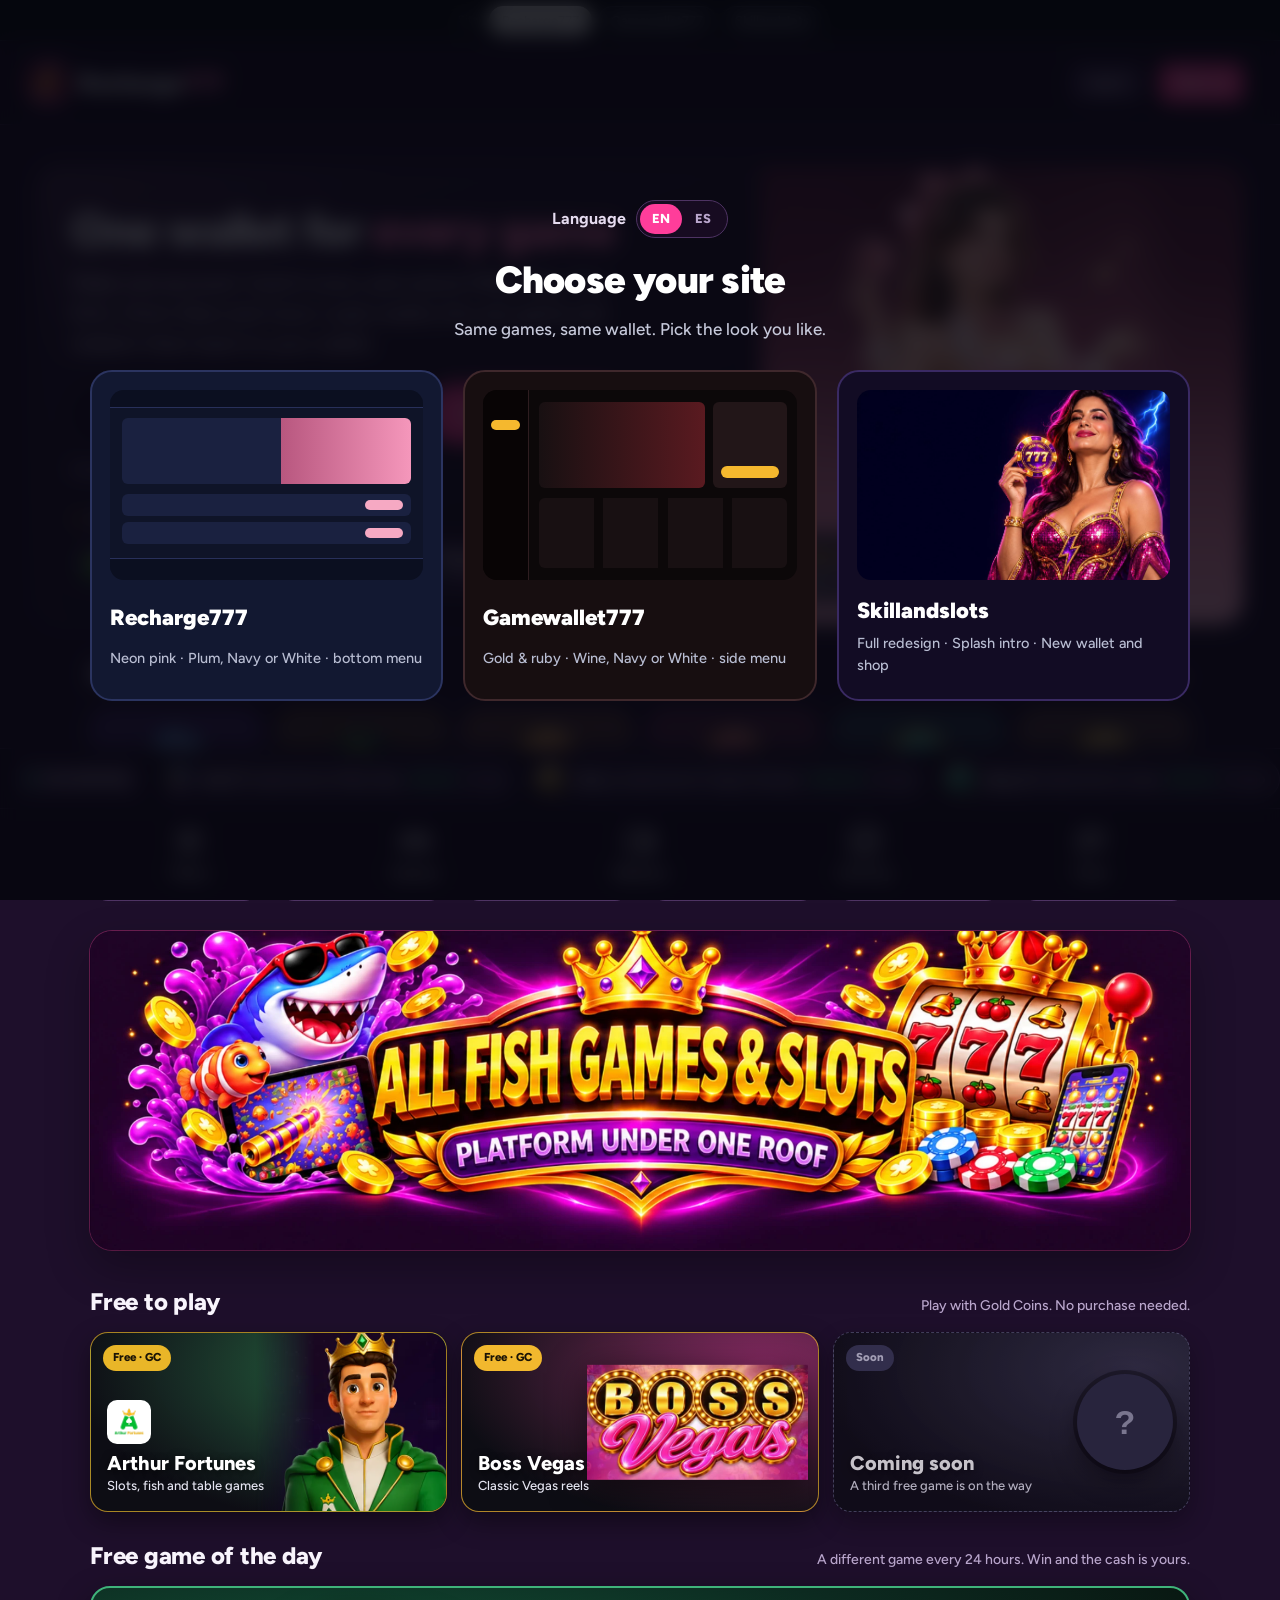
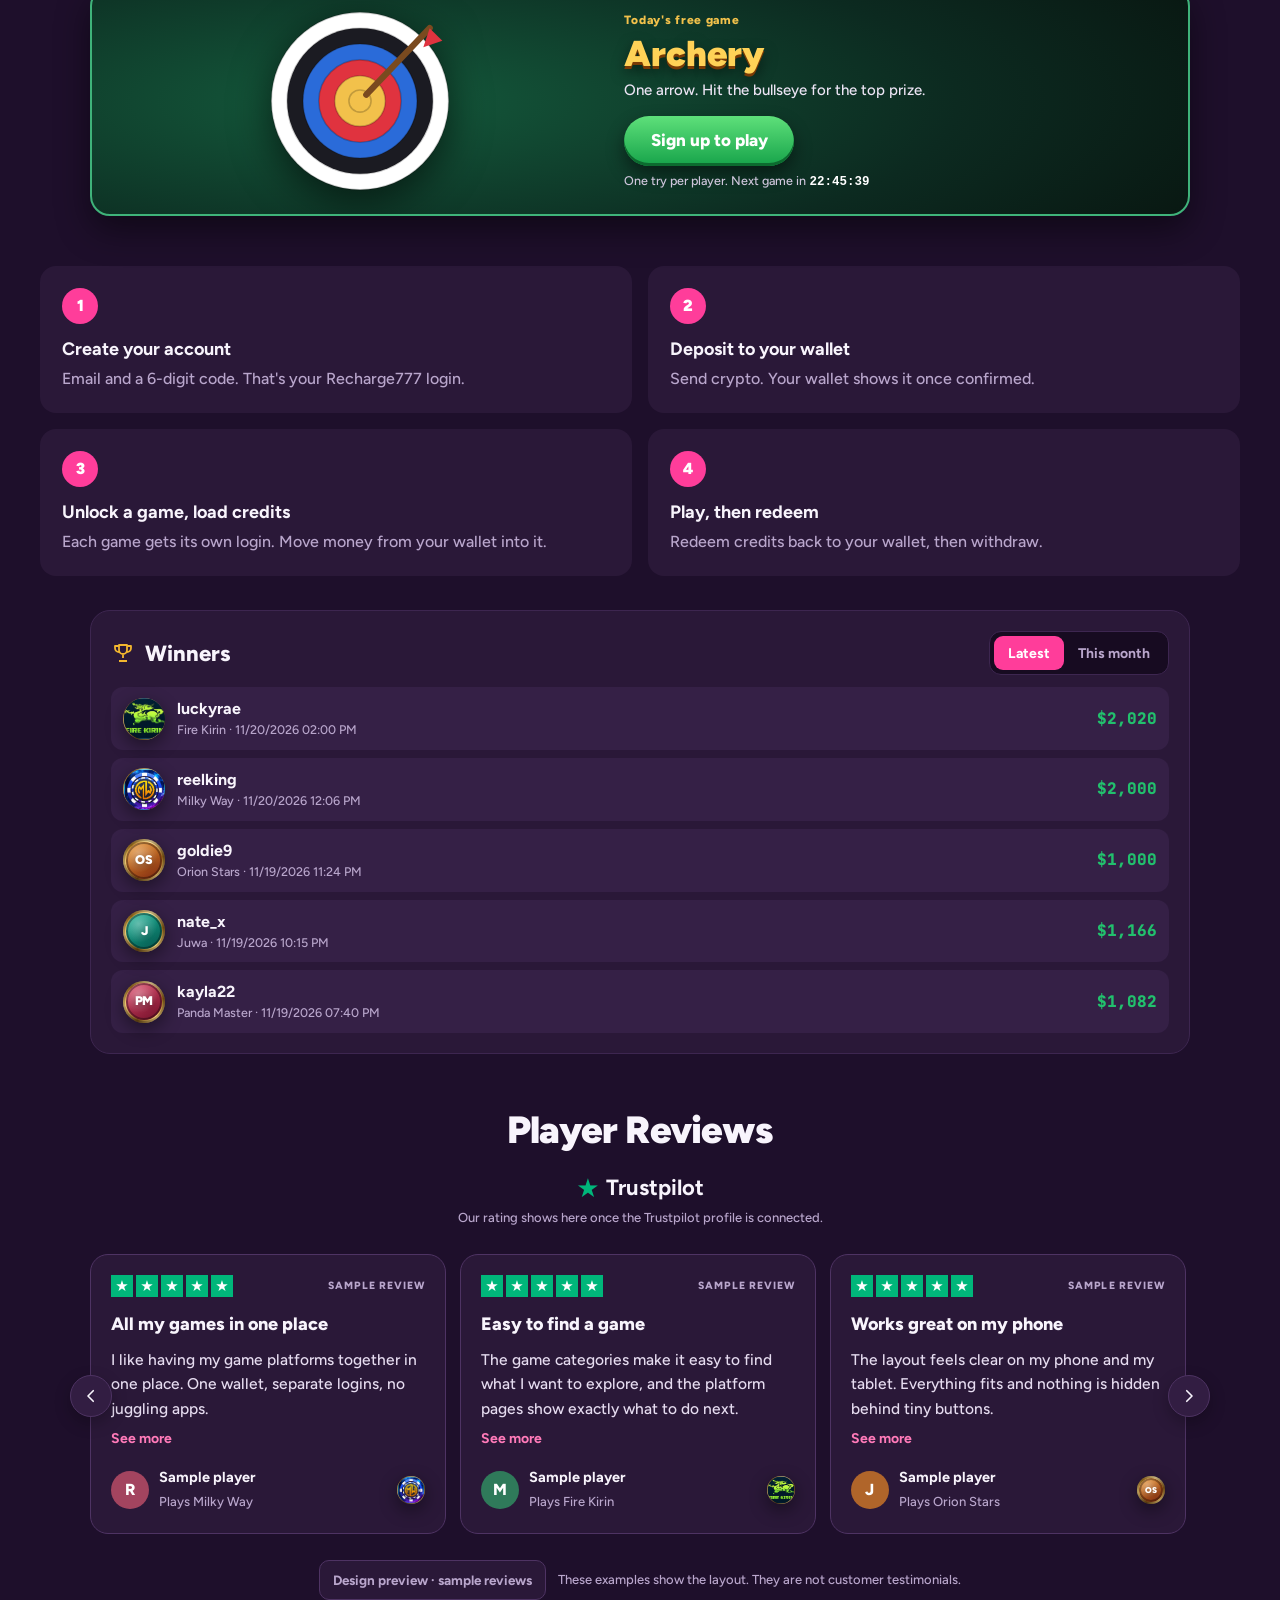
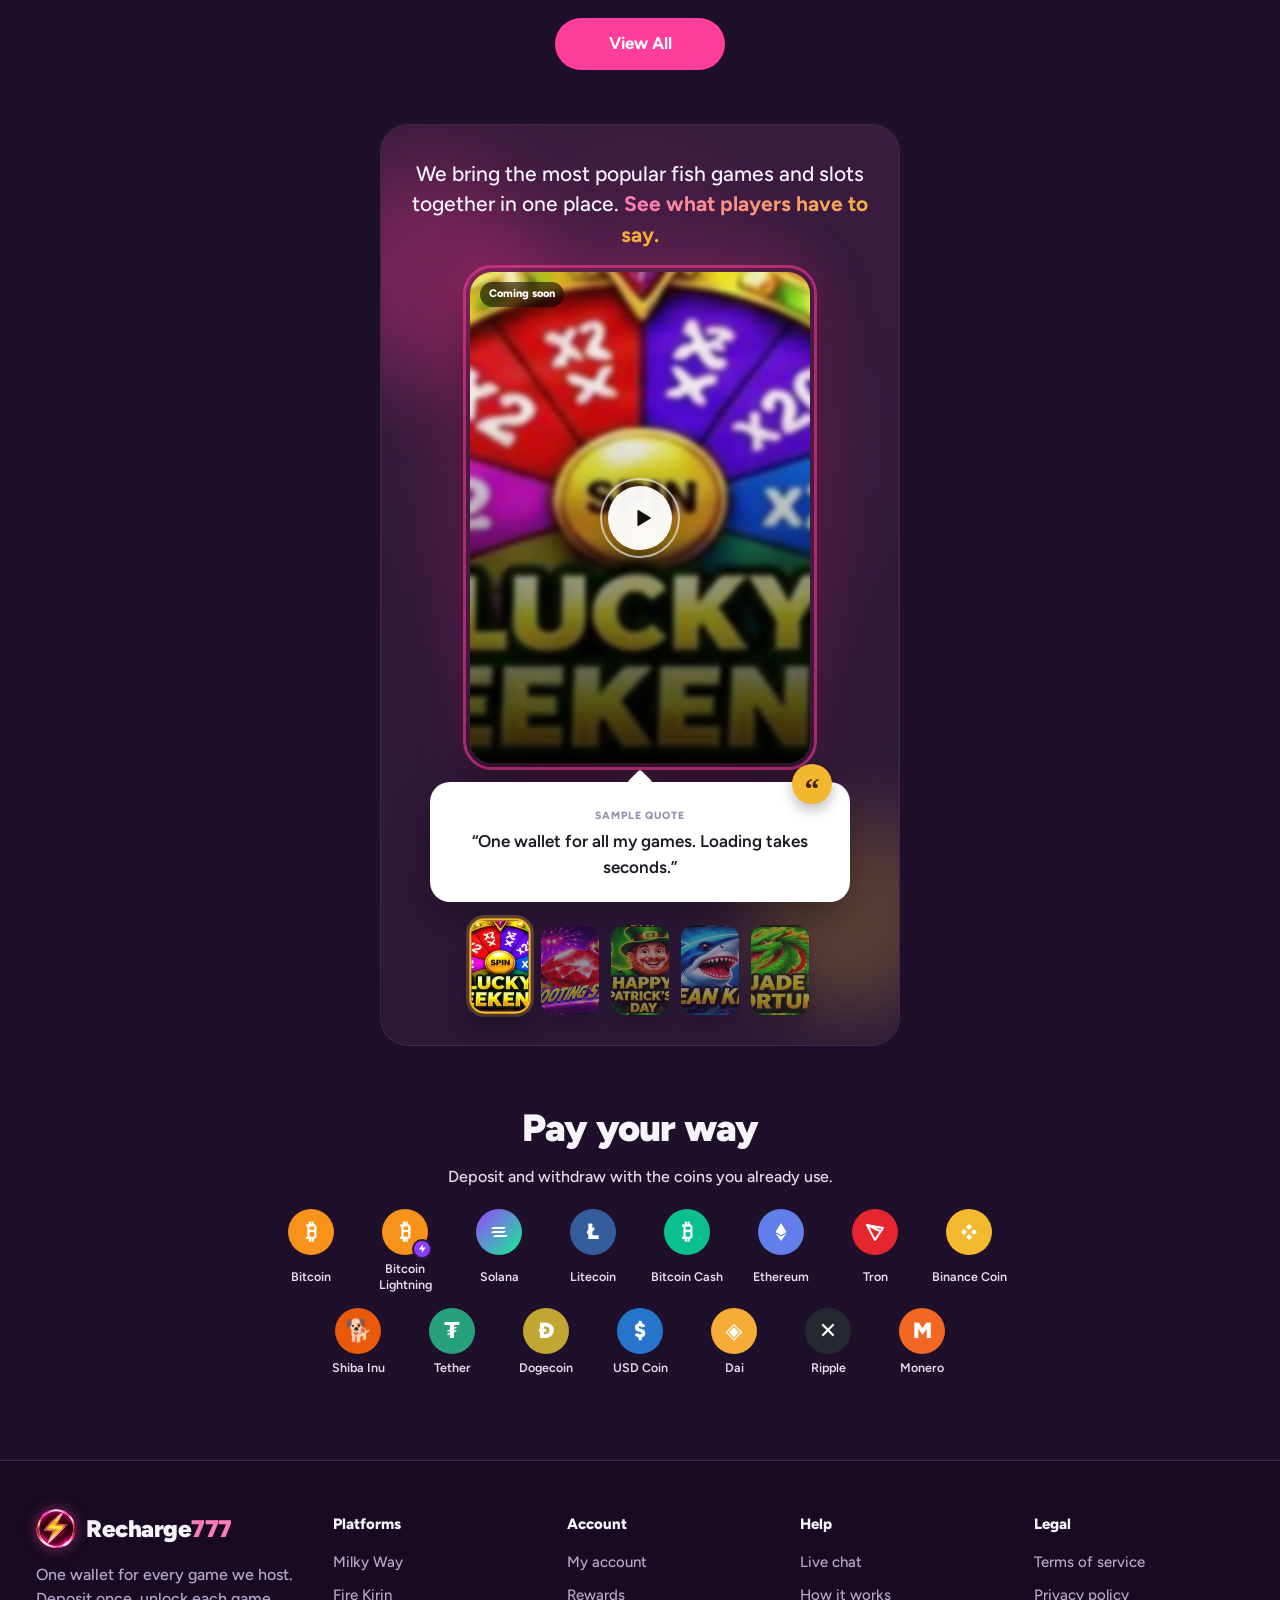
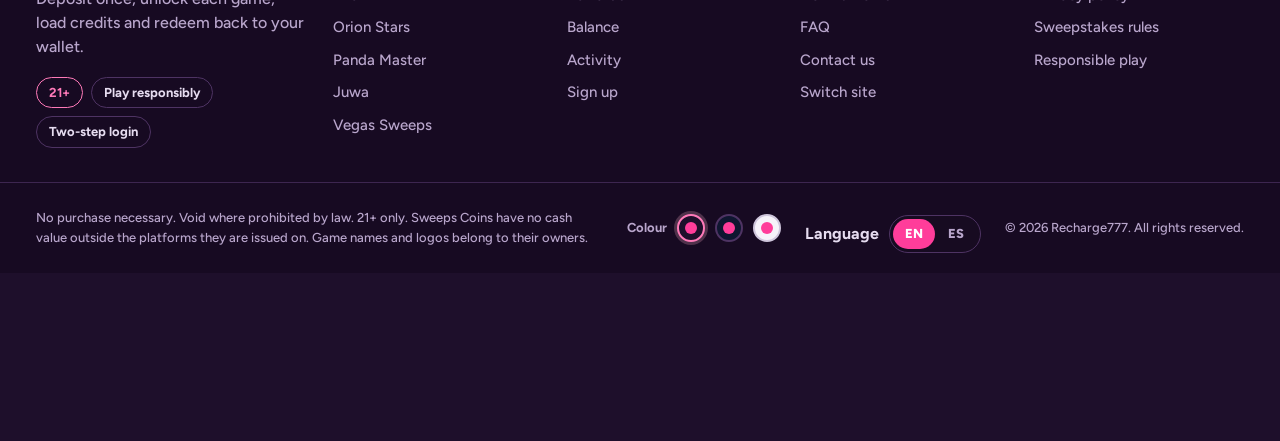
<file: index.html>
<!doctype html>
<html lang="en">
<head>
<meta charset="utf-8">
<meta name="viewport" content="width=device-width, initial-scale=1, viewport-fit=cover">
<title>Recharge777</title>
<meta name="theme-color" content="#170a22">
<link rel="icon" type="image/png" href="assets/logos/r777-favicon.png">
<link rel="apple-touch-icon" href="assets/logos/r777-touch.png">
<script>try{document.documentElement.dataset.site="a";document.documentElement.dataset.theme=localStorage.getItem("pp_theme_a")||"plum";}catch(e){}</script>
<meta name="robots" content="noindex, nofollow">
<link rel="preconnect" href="https://fonts.googleapis.com">
<link rel="preconnect" href="https://fonts.gstatic.com" crossorigin>
<link href="https://fonts.googleapis.com/css2?family=Figtree:wght@400;500;600;700;800;900&family=Outfit:wght@400;500;600;700;800;900&family=JetBrains+Mono:wght@500;700&display=swap" rel="stylesheet">
<link rel="stylesheet" href="styles.css?v=2026112301050318">
<link rel="stylesheet" href="extras.css?v=2026112301050318">
</head>
<body>
<nav class="site-switch" id="siteSwitch" aria-label="Switch site" data-noi18n></nav>

<header class="top">
  <a class="logo" href="#/" aria-label="Recharge777 home"><svg viewBox="0 0 32 32" aria-hidden="true"><rect x="2" y="2" width="28" height="28" rx="9" fill="var(--accent)"/><path d="M10 9h12v3.2L15.8 23h-4.3l6.1-10.6H10Z" fill="#3a1022"/></svg><span>Recharge<b>777</b></span></a>
  <div class="top-right" id="topRight"></div>
</header>

<aside class="side" id="side" aria-label="Site menu"></aside>
<main id="app"></main>

<footer class="foot">
  <div class="foot-top">
    <div class="foot-brand">
      <a class="logo" href="#/" aria-label="Recharge777 home"><svg viewBox="0 0 32 32" aria-hidden="true"><rect x="2" y="2" width="28" height="28" rx="9" fill="var(--accent)"/><path d="M10 9h12v3.2L15.8 23h-4.3l6.1-10.6H10Z" fill="#3a1022"/></svg><span>Recharge<b>777</b></span></a>
      <p>One wallet for every game we host. Deposit once, unlock each game, load credits and redeem back to your wallet.</p>
      <div class="foot-badges"><span>21+</span><span>Play responsibly</span><span>Two-step login</span></div>
    </div>
    <div class="foot-col">
      <h4>Platforms</h4>
      <a href="#/platform/milkyway">Milky Way</a><a href="#/platform/firekirin">Fire Kirin</a><a href="#/platform/orion">Orion Stars</a>
      <a href="#/platform/panda">Panda Master</a><a href="#/platform/juwa">Juwa</a><a href="#/platform/vegas">Vegas Sweeps</a>
    </div>
    <div class="foot-col">
      <h4>Account</h4>
      <a href="#/account">My account</a><a href="#/rewards">Rewards</a><a href="#/balance">Balance</a><a href="#/activity">Activity</a><a href="#" data-act="signup">Sign up</a>
    </div>
    <div class="foot-col">
      <h4>Help</h4>
      <a href="#" data-act="chat">Live chat</a><a href="#" data-act="foot-doc" data-doc="How it works">How it works</a><a href="#" data-act="foot-doc" data-doc="FAQ">FAQ</a><a href="#" data-act="foot-doc" data-doc="Contact us">Contact us</a><a href="#" data-act="choose-site">Switch site</a>
    </div>
    <div class="foot-col">
      <h4>Legal</h4>
      <a href="#" data-act="foot-doc" data-doc="Terms of service">Terms of service</a><a href="#" data-act="foot-doc" data-doc="Privacy policy">Privacy policy</a><a href="#" data-act="foot-doc" data-doc="Sweepstakes rules">Sweepstakes rules</a><a href="#" data-act="foot-doc" data-doc="Responsible play">Responsible play</a>
    </div>
  </div>
  <div class="foot-bot">
    <p>No purchase necessary. Void where prohibited by law. 21+ only. Sweeps Coins have no cash value outside the platforms they are issued on. Game names and logos belong to their owners.</p>
    <div class="theme-pick" data-theme-pick></div>
    <div class="foot-lang" data-lang-pick></div>
    <p class="copy">&copy; <span id="year">2026</span> Recharge777. All rights reserved.</p>
  </div>
</footer>

<nav class="tabbar" aria-label="Main">
  <a href="#" data-menu><svg viewBox="0 0 24 24" fill="none" stroke="currentColor" stroke-width="2" stroke-linecap="round"><path d="M4 6h16M4 12h16M4 18h16"/></svg>Menu</a>
  <a href="#/games" data-nav="games"><svg viewBox="0 0 24 24" fill="none" stroke="currentColor" stroke-width="1.8" stroke-linejoin="round"><path d="M7 7h10a5 5 0 0 1 4.8 6.4l-1 3.4a2.4 2.4 0 0 1-4.3.6L15 15H9l-1.5 2.4a2.4 2.4 0 0 1-4.3-.6l-1-3.4A5 5 0 0 1 7 7Z"/><path d="M8 10v3M6.5 11.5h3" stroke-linecap="round"/><circle cx="16" cy="11" r=".8" fill="currentColor"/><circle cx="17.5" cy="12.5" r=".8" fill="currentColor"/></svg>Games</a>
  <a href="#/balance" data-nav="balance"><svg viewBox="0 0 24 24" fill="none" stroke="currentColor" stroke-width="1.8" stroke-linejoin="round"><rect x="3" y="5" width="18" height="15" rx="2.5"/><path d="M15 10h6v5h-6a2.5 2.5 0 0 1 0-5Z"/></svg>Balance</a>
  <a href="#/activity" data-nav="activity"><svg viewBox="0 0 24 24" fill="none" stroke="currentColor" stroke-width="1.8" stroke-linejoin="round"><rect x="3" y="3" width="18" height="18" rx="2.5"/><path d="m6 15 4-4 3 3 5-6" stroke-linecap="round"/></svg>Activity</a>
  <a href="#" data-act="chat"><svg viewBox="0 0 24 24" fill="none" stroke="currentColor" stroke-width="1.8" stroke-linejoin="round"><path d="M4 5h16v11H9l-5 4Z"/><path d="M9 10.5h.01M12 10.5h.01M15 10.5h.01" stroke-linecap="round" stroke-width="2.4"/></svg>Chat</a>
</nav>

<div class="scrim" data-close-menu></div>
<aside class="drawer" id="drawer" aria-label="Menu"></aside>
<section class="chat" id="chat" aria-label="Support chat"></section>

<div class="modal" id="modal" hidden>
  <div class="modal-back" data-close></div>
  <div class="modal-box" role="dialog" aria-modal="true" id="modalBox"></div>
</div>
<div class="toast" id="toast" role="status"></div>
<div class="chooser" id="chooser" hidden></div>
<div class="loader" id="loader" aria-live="polite"></div>

<script src="i18n.js?v=2026112301050318"></script>
<script src="extras.js?v=2026112301050318"></script>
<script src="app.js?v=2026112301050318"></script>
</body>
</html>
</file>
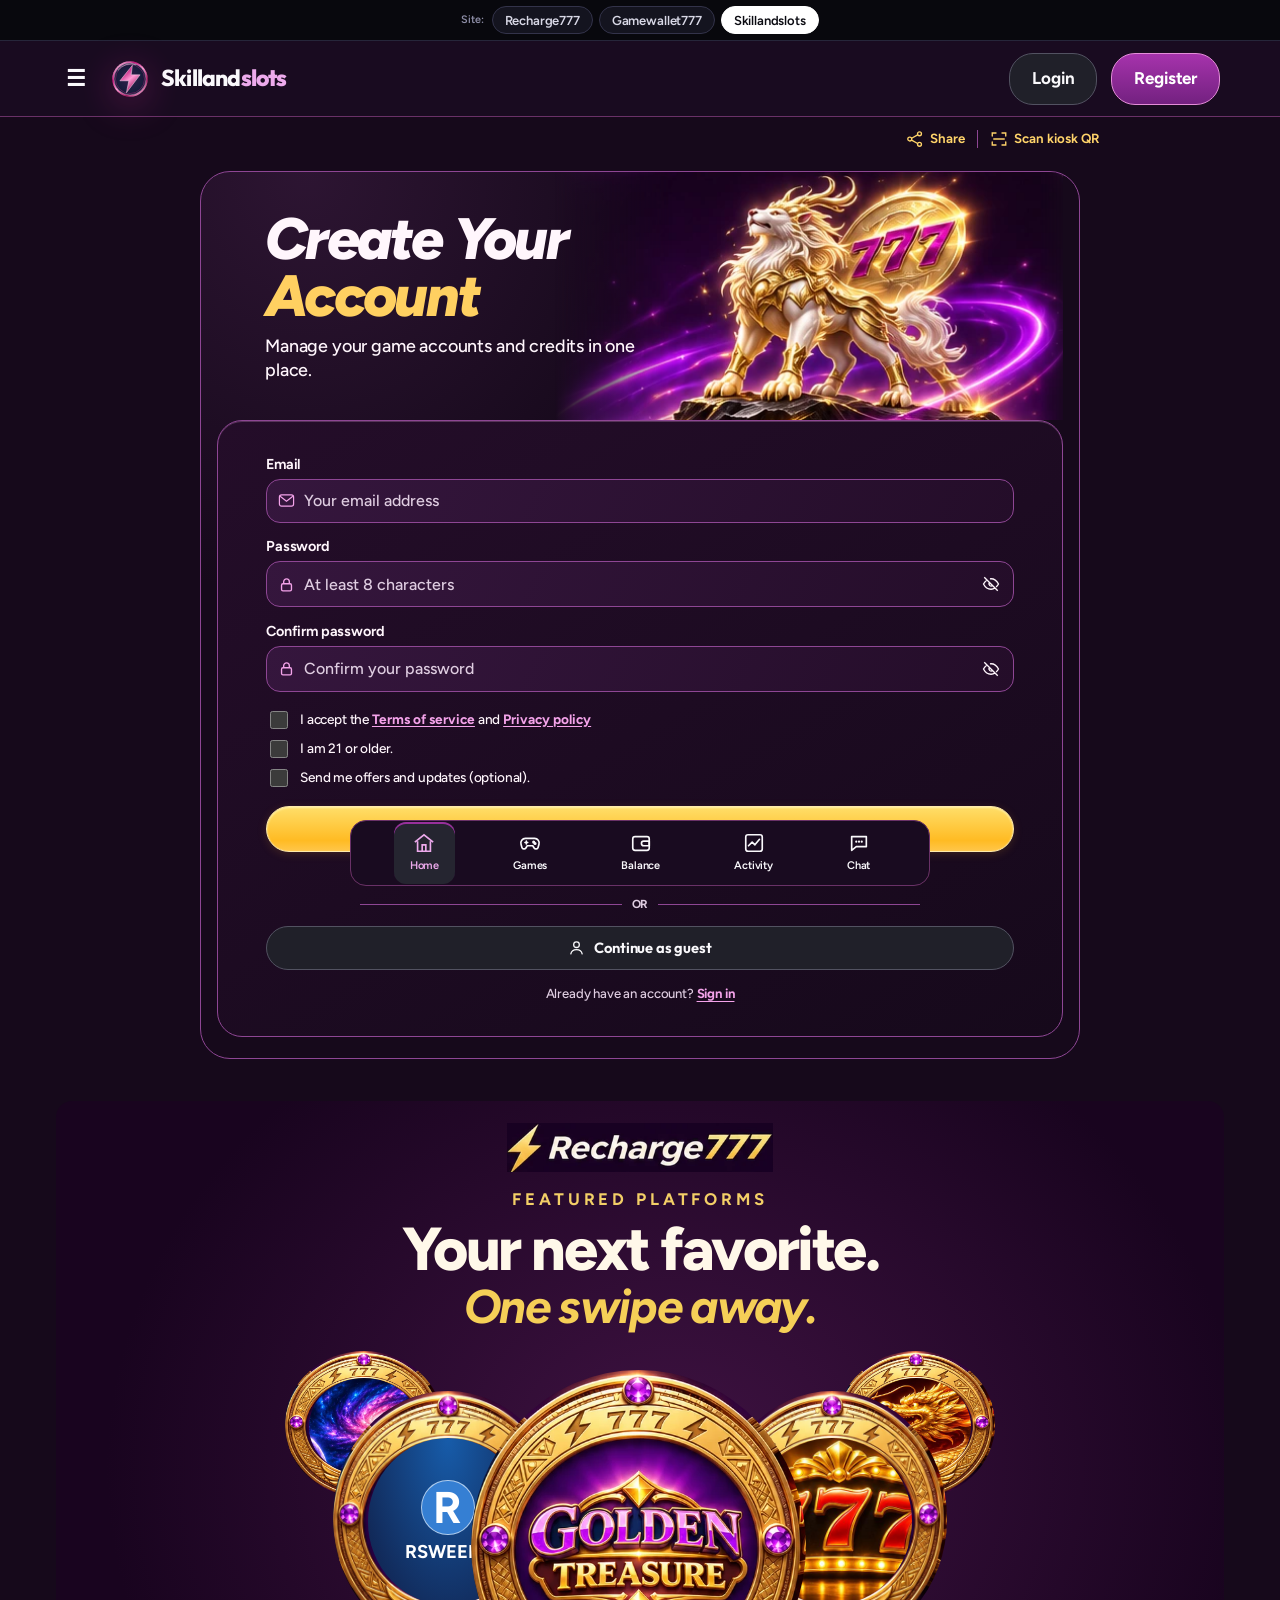
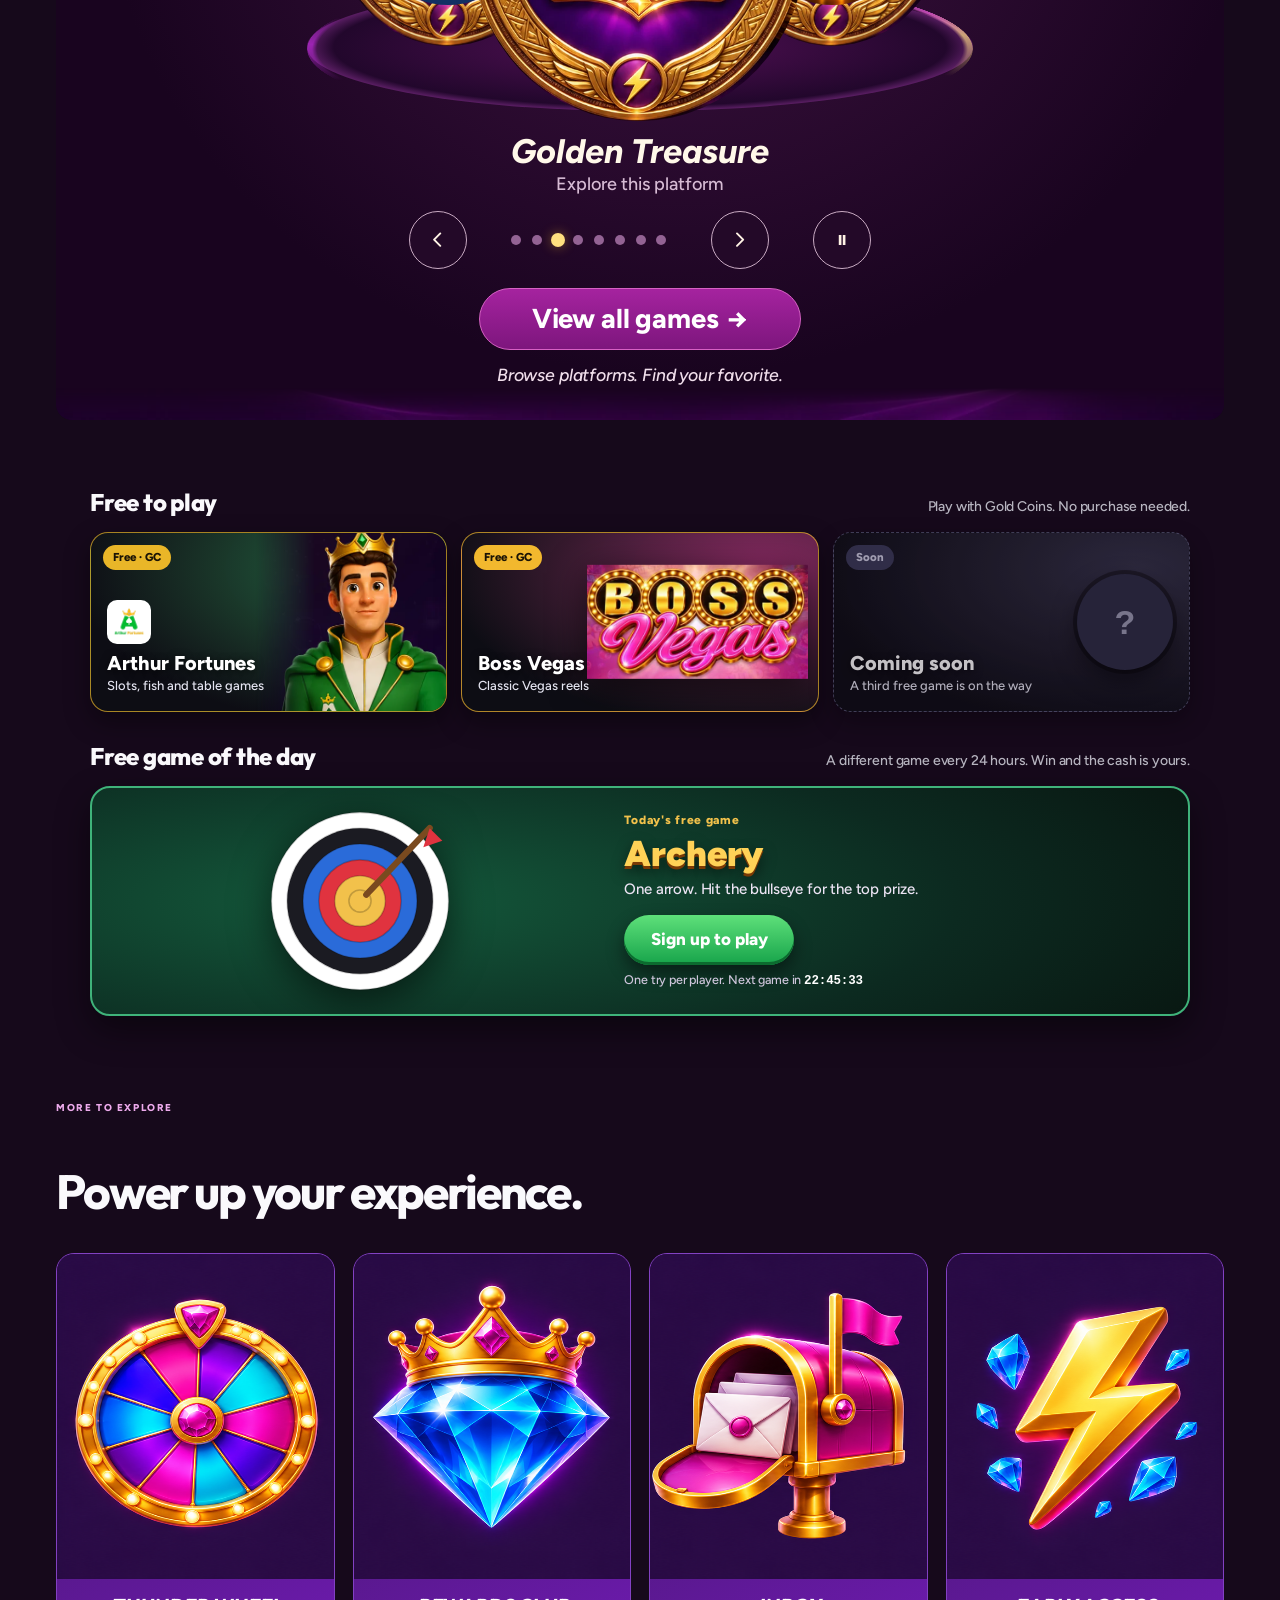
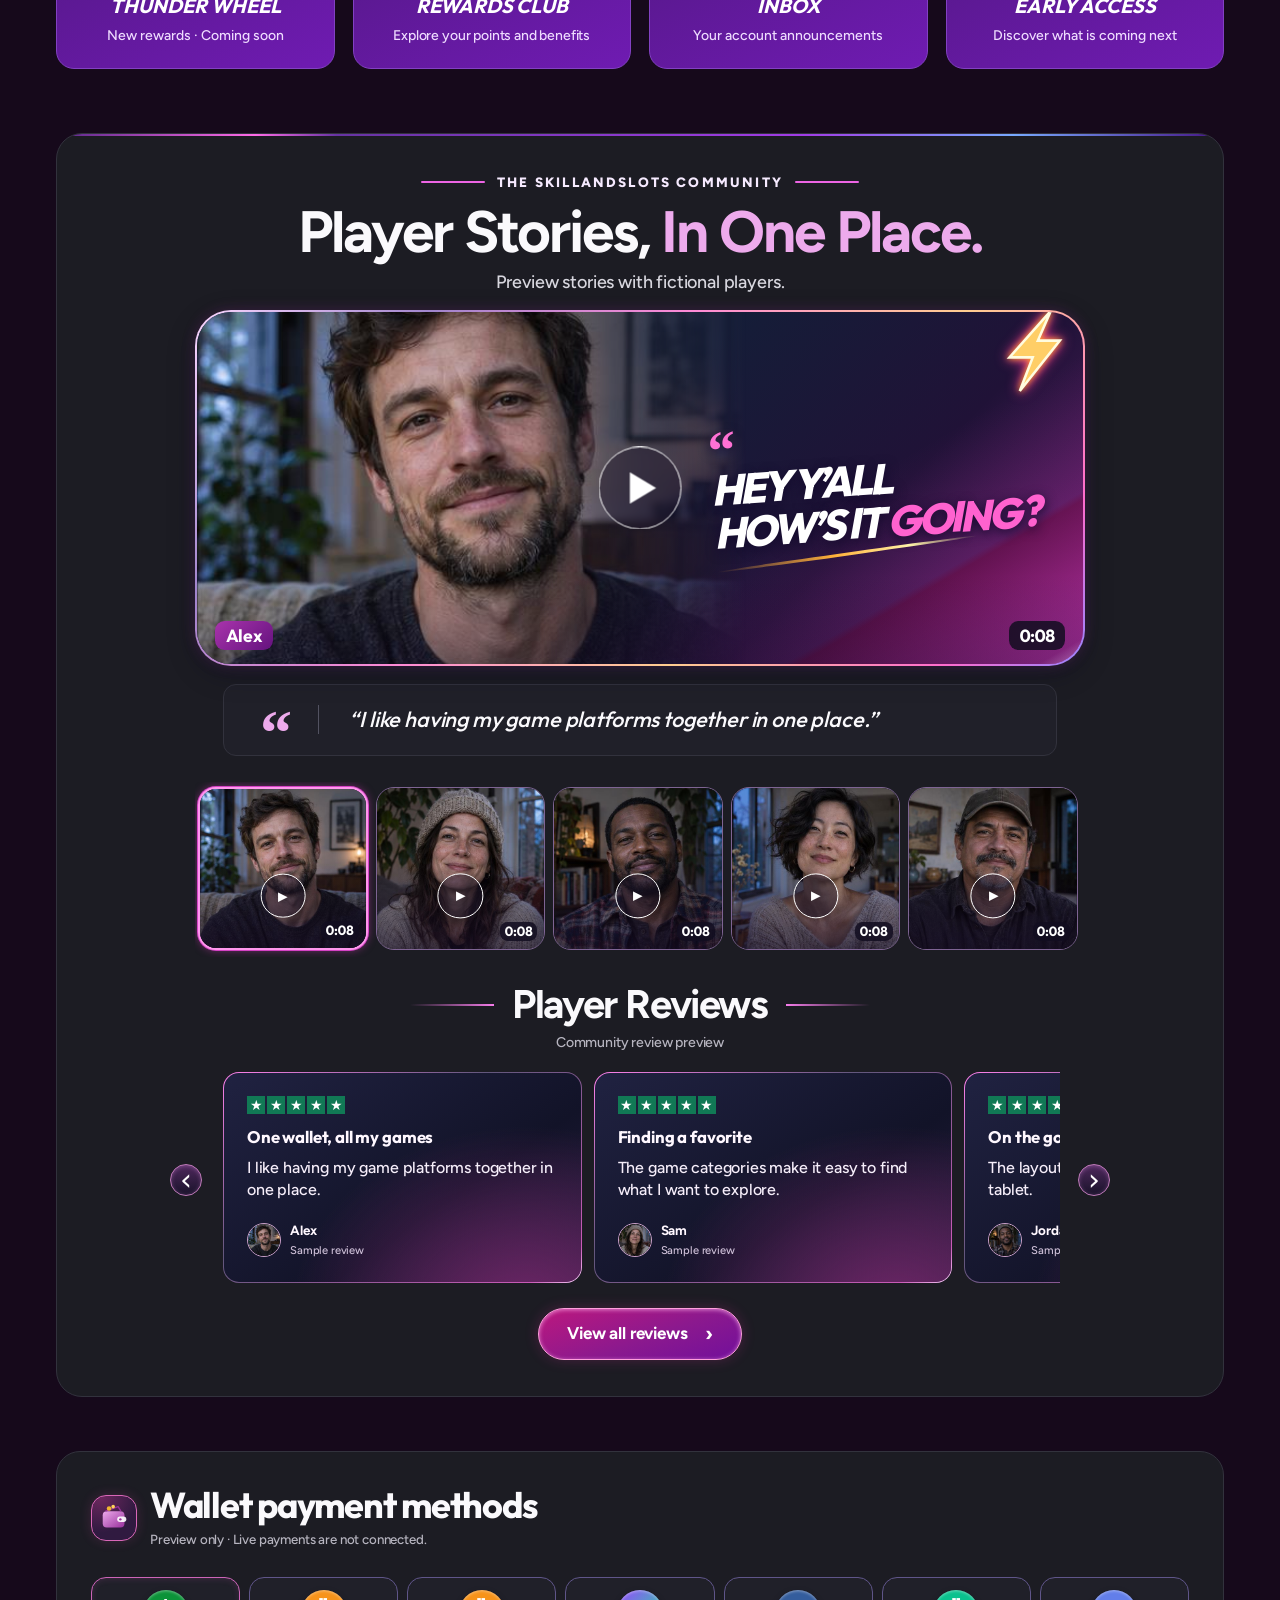
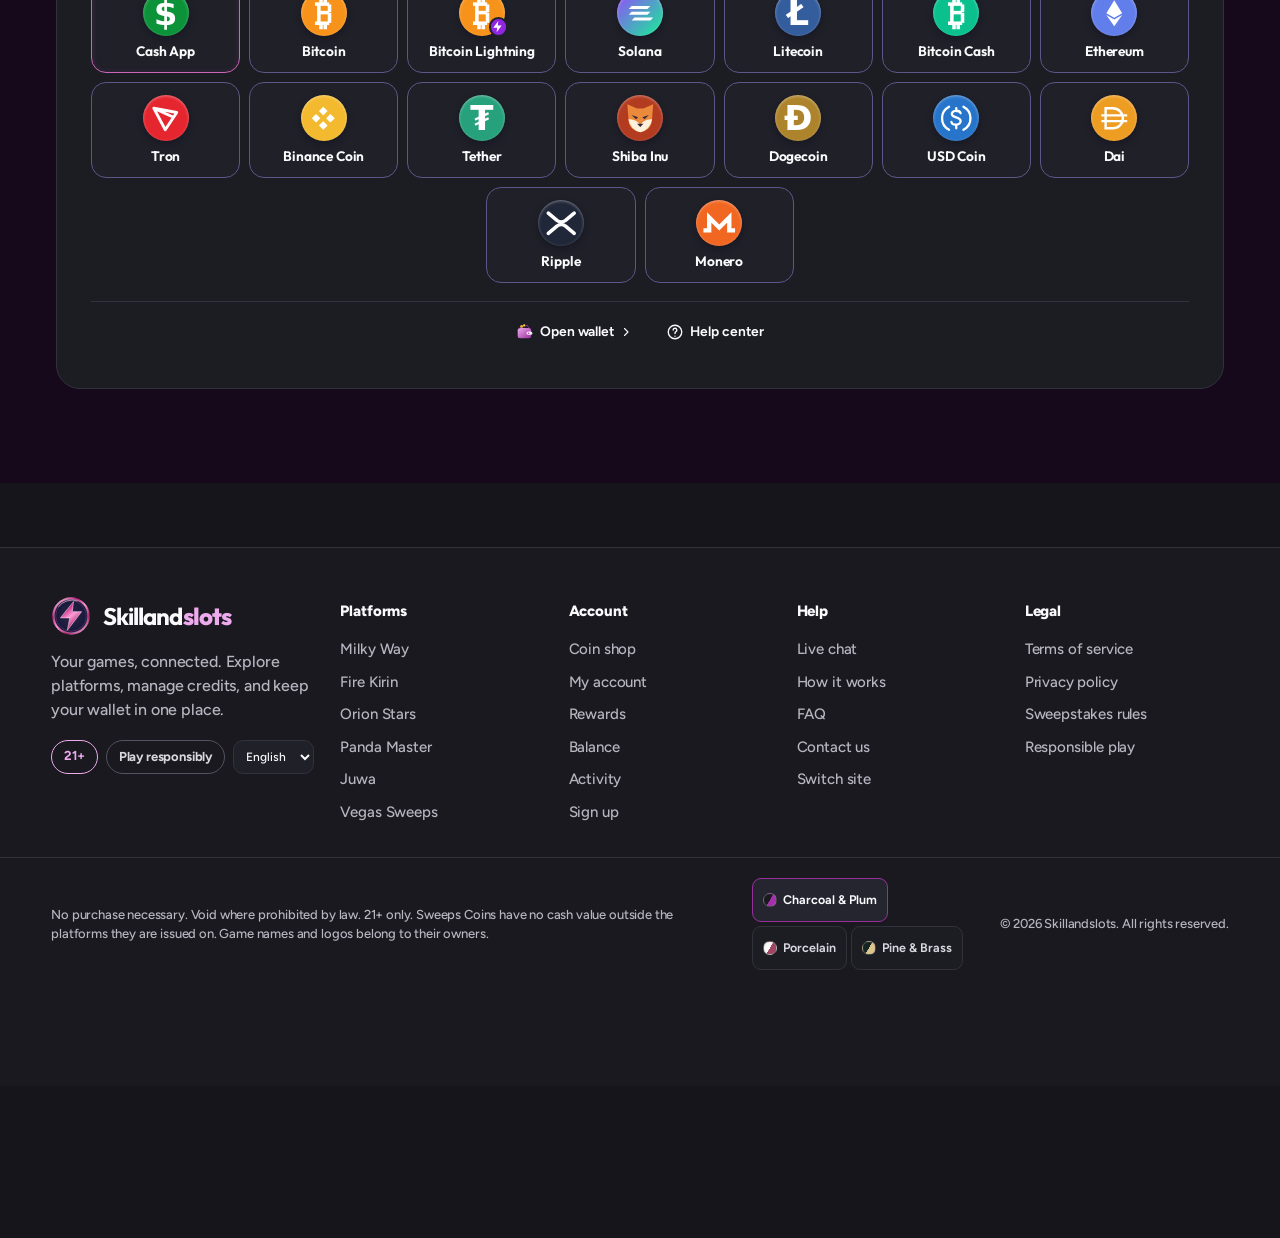
<file: v3/index.html>
<!doctype html>
<html lang="en">
<head>
<meta charset="utf-8">
<meta name="viewport" content="width=device-width, initial-scale=1, viewport-fit=cover">
<title>Skillandslots | Your games. One wallet.</title>
<link rel="manifest" href="recharge.webmanifest?v=sas">
<meta name="description" content="Skillandslots brings your game accounts, credit management, and wallet activity together in one recharge platform.">
<meta name="theme-color" content="#170a22">
<meta name="apple-mobile-web-app-capable" content="yes">
<meta name="apple-mobile-web-app-status-bar-style" content="black-translucent">
<meta name="apple-mobile-web-app-title" content="Skillandslots">
<link rel="icon" type="image/svg+xml" href="assets/logos/recharge-mark.svg">
<link rel="apple-touch-icon" href="assets/logos/r777-touch.png">
<script>
  let initialPalette = new URLSearchParams(location.search).get('palette');
  if (!['navy', 'white', 'pine'].includes(initialPalette)) {
    try { initialPalette = localStorage.getItem('p3_theme'); } catch {}
  }
  document.documentElement.dataset.theme = ['white', 'pine'].includes(initialPalette) ? initialPalette : 'navy';
</script>
<meta name="robots" content="noindex, nofollow">
<link rel="preconnect" href="https://fonts.googleapis.com">
<link rel="preconnect" href="https://fonts.gstatic.com" crossorigin>
<link href="https://fonts.googleapis.com/css2?family=Figtree:wght@400;500;600;700;800;900&family=Outfit:wght@400;500;600;700;800;900&family=JetBrains+Mono:wght@500;700&display=swap" rel="preload" as="style" onload="this.onload=null;this.rel='stylesheet'">
<link rel="stylesheet" href="styles.css?v=brand-v9">
<link rel="stylesheet" href="spotlight.css?v=collection-3">
<link rel="stylesheet" href="product.css?v=footer-layout-1">
<link rel="stylesheet" href="community.css?v=2">
<link rel="stylesheet" href="member.css?v=wallet-art-1-phone2-acct-sw2">
<link rel="preload" as="script" href="splash.js?v=flow1-ss-sas-ns"><link rel="stylesheet" href="splash.css?v=cinema1">
<link rel="stylesheet" href="guest-menu.css?v=cinema1">
<link rel="stylesheet" href="highlights.css?v=1">
<link rel="stylesheet" href="palettes.css?v=1">
<link rel="stylesheet" href="deposit.css?v=1">
<link rel="stylesheet" href="home-worlds.css?v=plum-activity-sh">
<link rel="stylesheet" href="wallet-gold.css?v=1">
<link rel="stylesheet" href="platform-browser.css?v=1-cards5-acct2">
<link rel="stylesheet" href="kiosk.css?v=1">
<link rel="stylesheet" href="standings.css?v=plum-activity">
<link rel="stylesheet" href="chat.css?v=1">
<link rel="stylesheet" href="shop.css?v=gold-packages">
<link rel="stylesheet" href="profile.css?v=1">
<link rel="stylesheet" href="history.css?v=1">
<link rel="stylesheet" href="guardian-registration.css?v=1-logo">
<link rel="stylesheet" href="game-detail.css?v=1">
<link rel="stylesheet" href="wallet-rewards-update.css?v=1">
<link rel="stylesheet" href="motion.css?v=gallery2">
<link rel="stylesheet" href="../extras.css?v=10">
</head>
<body>
<nav class="site-switch" aria-label="Switch site"><small>Site:</small><a href="../?site=a">Recharge777</a><a href="../?site=b">Gamewallet777</a><span class="on" aria-current="page">Skillandslots</span></nav>

<header class="top">
  <button class="member-menu-trigger" type="button" data-menu aria-label="Menu" aria-controls="drawer">☰</button>
  <a class="logo" href="#/" aria-label="Skillandslots home"><span class="logo-svg"><svg xmlns="http://www.w3.org/2000/svg" viewBox="0 0 64 64" fill="none" aria-hidden="true"><defs><linearGradient id="rgold" x1="8" y1="4" x2="54" y2="61" gradientUnits="userSpaceOnUse"><stop stop-color="#ffe4f5"/><stop offset=".28" stop-color="#bb1677"/><stop offset=".5" stop-color="#ff9bd6"/><stop offset=".75" stop-color="#9f185f"/><stop offset="1" stop-color="#ffc4e8"/></linearGradient><radialGradient id="rcore"><stop stop-color="#34204c"/><stop offset="1" stop-color="#101b38"/></radialGradient></defs><circle cx="32" cy="32" r="30" fill="url(#rgold)"/><circle cx="32" cy="32" r="27" fill="url(#rcore)" stroke="#ffb4df" stroke-width=".7"/><circle cx="32" cy="32" r="24.5" stroke="#d72d90" stroke-width=".6"/><path d="M36 9L15 35h15l-4 20 23-30H34l2-16Z" fill="url(#rgold)" stroke="#ffe6f6" stroke-width=".8" stroke-linejoin="round"/><path d="M12 17A26 26 0 0 1 42 8" stroke="#fff0fa" stroke-width="1.2" stroke-linecap="round" opacity=".7"/></svg></span><span>Skilland<b>slots</b></span></a>
    <div class="top-right" id="topRight"></div>
</header>

<aside class="side" id="side" aria-label="Site menu"></aside>
<main id="app"></main>

<template id="marketing-footer-template">
<footer class="foot">
  <div class="foot-top">
    <div class="foot-brand">
      <a class="logo" href="#/" aria-label="Skillandslots home"></a>
      <p>Your games, connected. Explore platforms, manage credits, and keep your wallet in one place.</p>
      <div class="foot-badges"><span>21+</span><a href="#" data-act="foot-doc" data-doc="Responsible play">Play responsibly</a><select class="menu-language" aria-label="Language" onchange="window.setLanguage(this.value)"><option value="en">English</option><option value="es">Español</option></select></div>
    </div>
    <div class="foot-col">
      <h4>Platforms</h4>
      <a href="#/platform/milkyway">Milky Way</a><a href="#/platform/firekirin">Fire Kirin</a><a href="#/platform/orion">Orion Stars</a>
      <a href="#/platform/panda">Panda Master</a><a href="#/platform/juwa">Juwa</a><a href="#/platform/vegas">Vegas Sweeps</a>
    </div>
    <div class="foot-col">
      <h4>Account</h4>
      <a href="#/store">Coin shop</a>
      <a href="#/account">My account</a><a href="#/rewards">Rewards</a><a href="#/balance">Balance</a><a href="#/activity">Activity</a><a href="#" data-act="signup">Sign up</a>
    </div>
    <div class="foot-col">
      <h4>Help</h4>
      <a href="#" data-act="chat">Live chat</a><a href="#" data-act="foot-doc" data-doc="How it works">How it works</a><a href="#" data-act="foot-doc" data-doc="FAQ">FAQ</a><a href="#" data-act="foot-doc" data-doc="Contact us">Contact us</a><a href="#" data-act="choose-site">Switch site</a>
    </div>
    <div class="foot-col">
      <h4>Legal</h4>
      <a href="#" data-act="foot-doc" data-doc="Terms of service">Terms of service</a><a href="#" data-act="foot-doc" data-doc="Privacy policy">Privacy policy</a><a href="#" data-act="foot-doc" data-doc="Sweepstakes rules">Sweepstakes rules</a><a href="#" data-act="foot-doc" data-doc="Responsible play">Responsible play</a>
    </div>
  </div>
  <div class="foot-bot">
    <p>No purchase necessary. Void where prohibited by law. 21+ only. Sweeps Coins have no cash value outside the platforms they are issued on. Game names and logos belong to their owners.</p>
    <div class="theme-pick" data-theme-pick></div>
    <p class="copy">&copy; <span id="year">2026</span> Skillandslots. All rights reserved.</p>
  </div>
</footer>
</template>

<nav class="tabbar" aria-label="Main">
  <a href="#/" class="member-home-link" data-nav="home"><svg viewBox="0 0 24 24" fill="none" stroke="currentColor" stroke-width="1.8" aria-hidden="true"><path d="m2 11 10-8 10 8M5 10v11h14V10M10 21v-7h4v7"/></svg>Home</a>
  <a href="#" data-menu aria-controls="drawer" aria-expanded="false"><svg viewBox="0 0 24 24" fill="none" stroke="currentColor" stroke-width="2" stroke-linecap="round"><path d="M4 6h16M4 12h16M4 18h16"/></svg>Menu</a>
  <a href="#/games" data-nav="games"><svg viewBox="0 0 24 24" fill="none" stroke="currentColor" stroke-width="1.8" stroke-linejoin="round"><path d="M7 7h10a5 5 0 0 1 4.8 6.4l-1 3.4a2.4 2.4 0 0 1-4.3.6L15 15H9l-1.5 2.4a2.4 2.4 0 0 1-4.3-.6l-1-3.4A5 5 0 0 1 7 7Z"/><path d="M8 10v3M6.5 11.5h3" stroke-linecap="round"/><circle cx="16" cy="11" r=".8" fill="currentColor"/><circle cx="17.5" cy="12.5" r=".8" fill="currentColor"/></svg>Games</a>
  <a href="#/balance" data-nav="balance"><svg viewBox="0 0 24 24" fill="none" stroke="currentColor" stroke-width="1.8" stroke-linejoin="round"><rect x="3" y="5" width="18" height="15" rx="2.5"/><path d="M15 10h6v5h-6a2.5 2.5 0 0 1 0-5Z"/></svg>Balance</a>
  <a href="#/activity" data-nav="activity"><svg viewBox="0 0 24 24" fill="none" stroke="currentColor" stroke-width="1.8" stroke-linejoin="round"><rect x="3" y="3" width="18" height="18" rx="2.5"/><path d="m6 15 4-4 3 3 5-6" stroke-linecap="round"/></svg>Activity</a>
  <a href="#" data-act="chat" data-nav="chat" aria-controls="chat" aria-expanded="false"><svg viewBox="0 0 24 24" fill="none" stroke="currentColor" stroke-width="1.8" stroke-linejoin="round"><path d="M4 5h16v11H9l-5 4Z"/><path d="M9 10.5h.01M12 10.5h.01M15 10.5h.01" stroke-linecap="round" stroke-width="2.4"/></svg>Chat</a>
</nav>

<div class="scrim" data-close-menu></div>
<aside class="drawer" id="drawer" aria-label="Menu"></aside>
<section class="chat" id="chat" tabindex="-1" inert aria-label="Support chat"></section>

<div class="modal" id="modal" hidden>
  <div class="modal-back" data-close></div>
  <div class="modal-box" role="dialog" aria-modal="true" id="modalBox"></div>
</div>
<div class="toast" id="toast" role="status"></div>
<div class="chooser" id="chooser" hidden></div>
<div class="loader off" id="loader" hidden>
  <section class="power-scene" aria-label="Loading Skillandslots" data-theme="fortune">
    <div class="power-core">
      <div class="power-brand"><img src="assets/splash/emblem.webp" alt=""><strong>Skilland<span>slots</span></strong></div>
      <div class="power-stage" aria-hidden="true">
        <div class="power-layer slots"><div class="power-machine">
          <img src="assets/splash/slots.webp" alt="">
          <i class="reel one"><b></b></i><i class="reel two"><b></b></i><i class="reel three"><b></b></i>
        </div></div>
        <div class="power-layer dragon"><div class="power-dragon"><img src="assets/splash/dragon.webp" alt=""><i class="dragon-eye"></i><i class="dragon-mist"></i>
          <svg class="dragon-charge" viewBox="0 0 180 60"><path d="M1 52l42-20-9 13 44-29-10 14 44-20-5 8 70-16"/></svg>
        </div></div>
        <div class="power-layer fortune"><div class="power-fortune"><img src="assets/splash/fortune.webp" alt=""><span class="orbit-plane"><i class="orbit-dust"></i></span></div></div>
      </div>
      <p class="power-message" role="status" aria-atomic="true"></p>
      <div class="power-meter" role="progressbar" aria-label="Loading"><i></i></div>
      <button class="power-retry" type="button" hidden>Retry</button>
    </div>
    <div class="power-credit"><small>Powered by</small><b>Skill Gaming Solutions</b></div>
  </section>
</div>
<script src="splash.js?v=flow1-ss-sas-ns" onerror="document.querySelector('.power-message').textContent='Skillandslots couldn’t start.';const retry=document.querySelector('.power-retry');retry.hidden=false;retry.onclick=()=>location.reload()"></script>

<script data-boot defer src="motion.js?v=gallery2"></script>
<script data-boot defer src="content.js?v=community-1-ss-sas"></script>
<script data-boot defer src="community.js?v=2-ss-sas"></script>
<script data-boot defer src="shop.js?v=gold-packages"></script>
<script data-boot defer src="highlights.js?v=gallery2-ss-sas-sh"></script>
<script data-boot defer src="deposit.js?v=1"></script>
<script data-boot defer src="platform-browser.js?v=gallery2-ss-acct-sas"></script>
<script data-boot defer src="kiosk.js?v=1-ss-sas"></script>
<script defer src="../extras.js?v=10"></script>
<script data-boot defer src="app.js?v=gallery2-phone-ss-act-acct-50k-sas-ns"></script>
<script data-boot defer src="languages.js?v=wallet-rewards-1-phone-ss-acct-gc-p-r-t-sas"></script>
</body>
</html>
</file>
<file: styles.css>
:root {
  --accent: #ff3d9a; --accent-hi: #ff6fb5; --on-accent: #ffffff; --ruby: #e2343f; --ruby-hi: #ff5a63;
  --green: #22c06d; --gold: #f2b62f;
  --r: 16px; --gut: 64px; --top-h: 84px; --tab-h: 92px;
  --font: "Figtree", system-ui, sans-serif;
  --mono: "JetBrains Mono", ui-monospace, monospace;
}
:root, :root[data-site="a"][data-theme="plum"] { --bg: #1e0f2b; --bar: #170a22; --card: #2a1838; --card-2: #352046; --panel: #24132f; --line: #3d2650; --line-2: #4e3363; --sunk: #170b21; --raise: #321d42; --raise-2: #3e2652; --mute: #b9a6cc; --soft: #e6dcf0; --soft-2: #f2ecf8; --text: #f8f4fc; --accent-text: #ff7ab9; --tick-bg: #2a1838; --tick-line: #4e3363; --outline: rgba(255, 255, 255, .45); --hover: rgba(255, 255, 255, .06); }
:root[data-site="a"][data-theme="navy"] { --bg: #0f1630; --bar: #0b1126; --card: #19223f; --card-2: #212b4d; --panel: #141c37; --line: #28335a; --line-2: #36426e; --sunk: #0b1126; --raise: #1e2747; --raise-2: #283257; --mute: #a5aed0; --soft: #d8ddf0; --soft-2: #e8ebf8; --text: #f5f7ff; --accent-text: #ff7ab9; --tick-bg: #19223f; --tick-line: #36426e; --outline: rgba(255, 255, 255, .45); --hover: rgba(255, 255, 255, .06); }
:root[data-site="a"][data-theme="white"] { --bg: #f6f3fa; --bar: #ffffff; --card: #ffffff; --card-2: #f3eef8; --panel: #faf7fd; --line: #e8e0f0; --line-2: #d9cde6; --sunk: #f1ebf7; --raise: #f1ebf7; --raise-2: #e7def0; --mute: #74688a; --soft: #43395a; --soft-2: #2c2342; --text: #1e1530; --accent-text: #d0186f; --tick-bg: #ffffff; --tick-line: #e8e0f0; --outline: rgba(30, 20, 50, .25); --hover: rgba(30, 20, 50, .05); }
:root[data-site="b"][data-theme="wine"] { --bg: #2a0e17; --bar: #220a12; --card: #381420; --card-2: #441a28; --panel: #30111b; --line: #52222f; --line-2: #66303f; --sunk: #210a11; --raise: #401826; --raise-2: #4d1f2f; --mute: #d0a9b3; --soft: #f1dde2; --soft-2: #f8ecef; --text: #fff6f7; --accent-text: #ffcf5c; --tick-bg: #381420; --tick-line: #66303f; --outline: rgba(255, 255, 255, .45); --hover: rgba(255, 255, 255, .06); }
:root[data-site="b"][data-theme="navy"] { --bg: #0d1a33; --bar: #0a152b; --card: #152645; --card-2: #1c3053; --panel: #11213d; --line: #243a61; --line-2: #304a76; --sunk: #0a152b; --raise: #1a2c4e; --raise-2: #22375c; --mute: #a4b3d0; --soft: #d6e0f0; --soft-2: #e6edf8; --text: #f4f8ff; --accent-text: #ffcf5c; --tick-bg: #152645; --tick-line: #304a76; --outline: rgba(255, 255, 255, .45); --hover: rgba(255, 255, 255, .06); }
:root[data-site="b"][data-theme="white"] { --bg: #faf6ee; --bar: #ffffff; --card: #ffffff; --card-2: #f6efe1; --panel: #fdfaf4; --line: #ece2cf; --line-2: #dfd0b3; --sunk: #f6efe1; --raise: #f6efe1; --raise-2: #eee3cc; --mute: #7a6c58; --soft: #4a3e2c; --soft-2: #2e2618; --text: #24190c; --accent-text: #9a6a00; --tick-bg: #ffffff; --tick-line: #ece2cf; --outline: rgba(30, 20, 50, .25); --hover: rgba(30, 20, 50, .05); }
:root[data-site="b"]:not([data-theme]) { --bg: #2a0e17; --bar: #220a12; --card: #381420; --card-2: #441a28; --panel: #30111b; --line: #52222f; --line-2: #66303f; --sunk: #210a11; --raise: #401826; --raise-2: #4d1f2f; --mute: #d0a9b3; --soft: #f1dde2; --soft-2: #f8ecef; --text: #fff6f7; --accent-text: #ffcf5c; --tick-bg: #381420; --tick-line: #66303f; --outline: rgba(255, 255, 255, .45); --hover: rgba(255, 255, 255, .06); }



* { box-sizing: border-box; }
html { -webkit-text-size-adjust: 100%; }
body {
  margin: 0; min-height: 100vh;
  background: var(--bg); color: var(--text);
  font: 500 16px/1.5 var(--font);
  padding-bottom: calc(var(--tab-h) + 20px);
  overflow-x: hidden;
}
body.has-ticker { padding-bottom: calc(var(--tab-h) + 76px); }
a { color: inherit; text-decoration: none; }
button { font: inherit; color: inherit; cursor: pointer; background: none; border: 0; padding: 0; }
button:disabled { cursor: not-allowed; opacity: .45; }
input, select { font: inherit; color: inherit; }
svg { display: block; }
img { max-width: 100%; display: block; }
:focus-visible { outline: 2px solid var(--accent-hi); outline-offset: 2px; }

/* top bar */
.top {
  position: sticky; top: 0; z-index: 30;
  height: var(--top-h); padding: 0 var(--gut) 0 calc(var(--gut) - 8px);
  display: flex; align-items: center; justify-content: space-between;
  background: var(--bar); border-bottom: 1px solid var(--line);
}
.logo { display: flex; align-items: center; gap: 10px; font-weight: 900; font-size: 24px; letter-spacing: -.02em; }
.logo svg { width: 34px; height: 34px; }
.logo b { color: var(--accent-text); font-weight: 900; }
.top-right { display: flex; align-items: center; gap: 14px; }
.round-btn {
  position: relative; width: 64px; height: 52px; border-radius: 26px;
  background: var(--raise); display: grid; place-items: center;
}
.round-btn:hover { background: var(--raise-2); }
.round-btn svg { width: 28px; height: 28px; }
.round-btn .dot { position: absolute; top: 12px; right: 18px; width: 8px; height: 8px; border-radius: 50%; background: #ff4d6d; border: 2px solid var(--raise); }
.bal {
  display: flex; align-items: center; gap: 8px; height: 52px; padding: 0 16px 0 8px;
  border-radius: 26px; background: var(--raise); font-weight: 700;
}
.bal:hover { background: var(--raise-2); }
.bal-plus { width: 36px; height: 36px; border-radius: 50%; background: var(--accent); color: var(--on-accent); display: grid; place-items: center; }
.bal-plus svg { width: 18px; height: 18px; }

/* buttons */
.btn {
  display: inline-flex; align-items: center; justify-content: center; gap: 8px;
  height: 52px; padding: 0 22px; border-radius: 12px;
  font-weight: 700; font-size: 17px; white-space: nowrap;
  transition: background .15s, border-color .15s, transform .1s;
}
.btn:active { transform: scale(.98); }
.btn svg { width: 18px; height: 18px; }
.btn-accent { background: var(--accent); color: var(--on-accent); }
.btn-accent:hover { background: var(--accent-hi); }
.btn-outline { border: 1.5px solid var(--outline); color: var(--text); }
.btn-outline:hover { background: var(--hover); }
.btn-ghost { background: var(--card-2); }
.btn-ghost:hover { background: var(--line-2); }
.btn-sm { height: 40px; padding: 0 16px; font-size: 15px; border-radius: 10px; }
.btn-lg { height: 60px; padding: 0 56px; border-radius: 30px; font-size: 19px; }
.btn-block { width: 100%; }
.sq-btn { width: 52px; height: 52px; border-radius: 12px; border: 1.5px solid var(--outline); display: grid; place-items: center; flex: none; }
.sq-btn:hover { background: var(--hover); }
.sq-btn svg { width: 20px; height: 20px; }
.icon-btn { width: 36px; height: 36px; border-radius: 9px; display: grid; place-items: center; color: var(--mute); flex: none; }
.icon-btn:hover { background: var(--card-2); color: var(--text); }
.icon-btn svg { width: 19px; height: 19px; }

/* page */
.page { padding: 40px var(--gut) 20px; }
.crumb { display: flex; align-items: center; gap: 12px; font-size: 22px; font-weight: 700; }
.crumb a { color: var(--mute); }
.crumb a:hover { color: var(--text); }
.crumb svg { width: 22px; height: 22px; }
.crumb .sep svg { width: 16px; height: 16px; color: var(--mute); }
.lede { margin: 26px 0 0; font-size: 18px; }
.lede b { font-weight: 800; }
.list-h { display: flex; justify-content: space-between; align-items: baseline; margin: 44px 0 16px; }
.list-h h2 { margin: 0; font-size: 21px; font-weight: 800; }
.list-h span { color: var(--mute); font-size: 18px; }
.empty { color: var(--mute); text-align: center; padding: 40px 0; grid-column: 1 / -1; }
.empty.big { font-size: 21px; padding: 100px 0; }

/* round platform badge */
.coin {
  --s: 108px;
  width: var(--s); height: var(--s); flex: none; border-radius: 50%;
  padding: calc(var(--s) * .065);
  background: conic-gradient(from 200deg, #6e4a12, #f6d27a, #a9781f, #ffe6a3, #8a5e17, #f6d27a, #6e4a12);
  box-shadow: 0 6px 18px rgba(0, 0, 0, .45), inset 0 0 0 2px rgba(0, 0, 0, .25);
  display: grid; place-items: center; overflow: hidden; position: relative;
}
.coin::after { content: ""; position: absolute; top: 2px; left: 50%; width: calc(var(--s) * .12); height: calc(var(--s) * .12); transform: translateX(-50%); border-radius: 50%; background: radial-gradient(circle at 35% 35%, #f3b6ff, #a21fd0 60%, #5b0d78); box-shadow: 0 0 6px rgba(200, 80, 255, .7); }
.coin img, .coin .ini {
  width: 100%; height: 100%; border-radius: 50%; object-fit: cover;
  box-shadow: inset 0 0 0 2px rgba(0, 0, 0, .35);
}
.coin img { transform: scale(1.12); }
.coin .ini {
  display: grid; font-style: normal; color: #fff; place-items: center; font-weight: 900; font-size: calc(var(--s) * .3); letter-spacing: -.03em;
  background: radial-gradient(circle at 35% 30%, rgba(255, 255, 255, .35), transparent 55%), linear-gradient(150deg, var(--c2), var(--c1));
  text-shadow: 0 2px 6px rgba(0, 0, 0, .4);
}
.coin.xl { --s: 270px; }
.coin.lg { --s: 120px; }
.coin.md { --s: 60px; }
.coin.md::after { display: none; }
.coin.sm { --s: 72px; }
.coin.xs { --s: 30px; padding: 2px; }
.coin.xs::after, .coin.sm::after { display: none; }

/* list rows */
.rows { display: grid; gap: 22px; }
.rows > * { min-width: 0; }
.row-card {
  display: flex; align-items: center; gap: 20px; justify-content: space-between;
  background: var(--card); border-radius: var(--r); padding: 20px 22px;
}
.row-main { display: flex; align-items: center; gap: 32px; min-width: 0; flex: 1; }
.row-main > span { min-width: 0; }
.row-main b { display: block; font-size: 22px; font-weight: 800; }
.row-main small { display: block; color: var(--mute); font-size: 15px; white-space: nowrap; overflow: hidden; text-overflow: ellipsis; }
.row-acts { display: flex; align-items: center; gap: 16px; flex: none; }
.linked { display: inline-flex; align-items: center; gap: 6px; color: var(--green); font-weight: 700; font-size: 15px; }
.linked svg { width: 16px; height: 16px; }
.row-card.slim { padding: 14px 20px; }
.row-card.slim .row-main { gap: 18px; }
.row-card.slim .row-main b { font-size: 18px; }
.pos { color: var(--green); font-family: var(--mono); }
.neg { color: #ff8a8a; font-family: var(--mono); }
.pend { font-size: 13px; font-weight: 700; color: var(--gold); background: rgba(242, 193, 75, .12); padding: 4px 10px; border-radius: 999px; }

/* home */
.hero {
  display: grid; grid-template-columns: minmax(0, 1.1fr) minmax(0, .9fr); align-items: stretch;
  border-radius: 24px; border: 1px solid var(--line); overflow: hidden; min-height: 500px;
  background: radial-gradient(600px 320px at 0% 0%, rgba(246, 169, 195, .1), transparent 60%), linear-gradient(160deg, var(--card), var(--sunk));
}
.hero-txt { padding: 52px 48px 40px; display: flex; flex-direction: column; justify-content: center; }
.hero h1 { margin: 0; font-size: 56px; line-height: 1.05; font-weight: 900; letter-spacing: -.03em; }
.hero h1 span { color: var(--accent-text); }
.hero-sub { margin: 14px 0 26px; font-size: 20px; color: var(--soft); max-width: 560px; }
.hero-acts { display: flex; gap: 12px; flex-wrap: wrap; }
.hero-acts .btn-lg { padding: 0 34px; }
.hero-stats { display: flex; gap: 34px; margin-top: 30px; padding-top: 22px; border-top: 1px solid var(--line); }
.hero-stats b { display: block; font-size: 28px; font-weight: 900; }
.hero-stats span { color: var(--mute); font-size: 15px; }
.hot-strip { margin-top: 24px; }
.hot-label { display: flex; align-items: center; gap: 8px; font-size: 15px; font-weight: 800; margin-bottom: 10px; color: var(--soft); }
.hot-label svg { width: 17px; height: 17px; color: var(--gold); }
.hot-chips { display: flex; gap: 10px; flex-wrap: wrap; }
.hot-chip { display: flex; align-items: center; gap: 10px; padding: 7px 14px 7px 7px; border-radius: 999px; background: var(--raise); border: 1px solid var(--line-2); transition: border-color .15s, background .15s; }
.hot-chip:hover { border-color: var(--accent-text); background: var(--raise-2); }
.hot-chip .coin.xs { --s: 34px; }
.hot-chip b { display: block; font-size: 14.5px; font-weight: 800; line-height: 1.15; }
.hot-chip small { display: flex; align-items: center; gap: 5px; color: var(--mute); font-size: 12.5px; }
.hot-chip small i { width: 6px; height: 6px; border-radius: 50%; background: var(--green); }
.hero-art {
  position: relative; overflow: hidden;
  background: linear-gradient(180deg, #531c3b 0%, #6c2848 24%, #a24a6d 46%, #d9799f 66%, #f597bb 82%, #fcb2d2 100%);
}
.hero-art::before {
  content: ""; position: absolute; inset: 0; pointer-events: none;
  background: radial-gradient(60% 50% at 50% 30%, rgba(255, 255, 255, .12), transparent 70%);
}
.hero-art img {
  position: absolute; bottom: 0; left: 50%; height: 100%; width: auto; max-width: none; transform: translateX(-50%);
  -webkit-mask-image: linear-gradient(90deg, transparent 0, #000 14%, #000 86%, transparent 100%);
  mask-image: linear-gradient(90deg, transparent 0, #000 14%, #000 86%, transparent 100%);
}
.art-badge {
  position: absolute; left: 22px; bottom: 22px; z-index: 1; display: grid; gap: 2px;
  padding: 12px 16px; border-radius: 14px; background: rgba(15, 20, 40, .72); backdrop-filter: blur(8px); -webkit-backdrop-filter: blur(8px);
  border: 1px solid rgba(255, 255, 255, .14); box-shadow: 0 10px 30px rgba(0, 0, 0, .3);
}
.art-badge b { font-size: 15px; font-weight: 800; color: var(--gold); }
.art-badge span { font-size: 13px; color: #f0e6f2; }
.hl-form { display: flex; gap: 10px; max-width: 560px; }
.hl-form .field { flex: 1; height: 60px; border-radius: 30px; padding: 0 24px; }
.hl-form .btn-lg { padding: 0 34px; }
.hl-note { margin: 14px 0 0; color: var(--mute); }
.hl-note a, .note a { color: var(--accent-text); font-weight: 700; }

.steps3 { display: grid; grid-template-columns: repeat(3, 1fr); gap: 16px; max-width: 1000px; margin: 50px auto 0; }
.steps3 div { background: var(--card); border-radius: var(--r); padding: 22px; }
.steps3 span { width: 36px; height: 36px; border-radius: 50%; background: var(--accent); color: var(--on-accent); display: inline-grid; place-items: center; font-weight: 900; }
.steps3 b { display: block; margin-top: 12px; font-size: 18px; }
.steps3 p { margin: 4px 0 0; color: var(--mute); }

.boards { display: grid; grid-template-columns: 1fr 1fr; gap: 28px; margin: 60px auto 0; max-width: 1800px; }
.board { background: var(--sunk); border: 1px solid var(--line); border-radius: 18px; padding: 30px; }
.board-h { display: flex; justify-content: space-between; align-items: center; gap: 12px; margin-bottom: 22px; }
.board-h h2 { margin: 0; display: flex; align-items: center; gap: 12px; font-size: 28px; font-weight: 800; }
.board-h h2 svg { width: 28px; height: 28px; color: var(--gold); }
.pill { background: rgba(246, 169, 195, .14); color: var(--accent-text); border: 1px solid rgba(246, 169, 195, .4); font-size: 15px; font-weight: 600; padding: 5px 14px; border-radius: 6px; white-space: nowrap; }
.win-list, .rank-list { display: grid; gap: 14px; }
.win {
  display: grid; grid-template-columns: auto 1fr 1.3fr auto; align-items: center; gap: 20px;
  background: var(--card); border-radius: 12px; padding: 16px 22px;
}
.win small, .rank small { display: block; color: var(--mute); font-size: 14px; font-weight: 600; letter-spacing: .02em; }
.win b { font-size: 19px; font-weight: 800; }
.win-date span { font-size: 17px; }
.win-amt { text-align: right; }
.win-amt b { color: var(--green); font-size: 22px; }
.rank-head { display: grid; grid-template-columns: 90px 1fr auto; padding: 12px 22px; background: var(--card); border-radius: 10px 10px 0 0; color: var(--mute); font-size: 15px; font-weight: 600; }
.rank-list { gap: 0; }
.rank { display: grid; grid-template-columns: 90px 1fr auto; align-items: center; padding: 16px 22px; background: var(--card); border-top: 1px solid var(--sunk); }
.rank.first { background: rgba(242, 182, 47, .12); outline: 2px solid #d9b13d; outline-offset: -2px; border-radius: 10px; }
.rank-n { font-size: 22px; font-weight: 800; color: var(--mute); }
.rank-n svg { width: 32px; height: 32px; }
.rank-n.r0 { color: var(--gold); }
.rank-n.r1 { color: #d6d8e2; }
.rank-n.r2 { color: #e5873a; }
.rank-user { display: flex; align-items: center; gap: 18px; }
.rank-user b { font-size: 21px; font-weight: 700; }
.rank-amt { font-size: 22px; font-weight: 800; }
.rank.first .rank-amt { color: var(--green); }

/* live ticker */
.ticker {
  position: fixed; left: 0; right: 0; bottom: var(--tab-h); z-index: 20;
  display: flex; align-items: center; gap: 12px; height: 60px;
  background: var(--bar); border-top: 1px solid var(--line);
}
.ticker-label { flex: none; display: inline-flex; align-items: center; gap: 8px; margin-left: 16px; font-weight: 800; font-size: 14px; background: var(--raise); padding: 6px 12px; border-radius: 8px; white-space: nowrap; }
.ticker-label i { width: 8px; height: 8px; border-radius: 50%; background: var(--green); box-shadow: 0 0 0 3px rgba(47, 212, 124, .18); }
.ticker-track { overflow: hidden; flex: 1; min-width: 0; -webkit-mask-image: linear-gradient(90deg, transparent, #000 30px); mask-image: linear-gradient(90deg, transparent, #000 30px); }
.ticker-run { display: flex; gap: 10px; width: max-content; animation: run 70s linear infinite; }
.ticker:hover .ticker-run { animation-play-state: paused; }
@keyframes run { to { transform: translateX(-50%); } }
.tick { flex: none; display: flex; align-items: center; gap: 9px; height: 40px; padding: 0 14px 0 6px; background: var(--tick-bg); border: 1px solid var(--tick-line); border-radius: 20px; font-size: 14px; white-space: nowrap; }
.tick-txt { color: var(--soft); }
.tick-txt b { color: var(--text); font-weight: 700; }
.tick em { font-style: normal; color: var(--green); font-weight: 800; }
.tick small { color: var(--mute); font-size: 12.5px; }

/* platform page */
.plat-top { display: flex; align-items: center; gap: 28px; margin-top: 30px; background: var(--card); border-radius: 18px; padding: 24px 28px; }
.plat-top-txt { flex: 1; min-width: 0; }
.plat-top h1 { margin: 0; font-size: 34px; font-weight: 900; letter-spacing: -.02em; }
.plat-top p { margin: 4px 0 0; color: var(--mute); }
.plat-top .signed { color: var(--text); }
.plat-top code { font-family: var(--mono); color: var(--accent-text); }
.plat-top-acts { display: flex; gap: 12px; flex: none; }
.filters { display: flex; gap: 10px; flex-wrap: wrap; align-items: center; margin: 30px 0 22px; }
.chip { height: 42px; padding: 0 20px; border-radius: 10px; background: var(--raise); color: var(--soft); font-size: 17px; font-weight: 600; }
.chip:hover { color: var(--text); }
.chip.on { background: var(--accent); color: var(--on-accent); }
.search { margin-left: auto; position: relative; width: 300px; }
.search input { width: 100%; height: 44px; border-radius: 10px; background: var(--card); border: 1px solid var(--line-2); padding: 0 14px 0 42px; }
.search input:focus { outline: none; border-color: var(--accent-text); }
.search svg { position: absolute; left: 14px; top: 12px; width: 20px; height: 20px; color: var(--mute); }
.grid { display: grid; grid-template-columns: repeat(auto-fill, minmax(260px, 1fr)); gap: 24px 18px; }
.tile { display: block; text-align: left; width: 100%; }
.tile-art { position: relative; aspect-ratio: 16 / 9; border-radius: 14px; overflow: hidden; background: var(--card); }
.tile-art img { width: 100%; height: 100%; object-fit: cover; transition: transform .3s; }
.tile:hover .tile-art img { transform: scale(1.04); }
.tile-play { position: absolute; inset: 0; display: grid; place-items: center; background: rgba(10, 10, 16, .45); opacity: 0; transition: opacity .2s; }
.tile-play span { width: 56px; height: 56px; border-radius: 50%; background: var(--accent); color: var(--on-accent); display: grid; place-items: center; }
.tile-play svg { width: 22px; height: 22px; margin-left: 3px; }
.tile:hover .tile-play { opacity: 1; }
.tile-name { margin-top: 10px; font-weight: 800; font-size: 17px; }
.tile-sub { color: var(--mute); font-size: 14px; }

/* balance */
.split { display: grid; grid-template-columns: 540px 1fr; padding: 0; min-height: calc(100vh - var(--top-h) - var(--tab-h)); }
.split-left { padding: 40px 36px 30px var(--gut); background: var(--panel); border-right: 1px solid var(--line); }
.split-right { padding: 40px var(--gut) 30px 36px; }
.split .lede { margin-top: 22px; }
.acc { display: grid; gap: 16px; margin-top: 28px; }
.acc-item {
  display: flex; align-items: center; gap: 16px; height: 80px; padding: 0 24px;
  border-radius: 14px; border: 1.5px solid color-mix(in srgb, var(--ic) 55%, transparent); text-align: left;
  background: color-mix(in srgb, var(--ic) 6%, transparent);
}
.acc-item b { flex: 1; font-size: 21px; font-weight: 800; }
.acc-item > svg { width: 20px; height: 20px; }
.acc-item.on { background: color-mix(in srgb, var(--ic) 28%, var(--panel)); border-color: var(--ic); }
.mini-ico { width: 38px; height: 38px; flex: none; border-radius: 9px; display: grid; place-items: center; color: #fff; }
.mini-ico svg { width: 20px; height: 20px; }
.panel-h { display: flex; gap: 14px; align-items: flex-start; margin-bottom: 26px; }
.panel-h .mini-ico { width: 28px; height: 28px; border-radius: 7px; margin-top: 2px; }
.panel-h .mini-ico svg { width: 15px; height: 15px; }
.panel-h h2 { margin: 0; font-size: 21px; font-weight: 800; }
.panel-h p { margin: 4px 0 0; color: var(--soft); }
.opt-list { display: grid; gap: 16px; }
.opt { display: flex; align-items: center; gap: 18px; width: 100%; text-align: left; background: var(--card); border-radius: 14px; padding: 14px 24px; }
.opt:not(:disabled):hover { background: var(--card-2); }
.opt b { font-size: 21px; font-weight: 800; }
.opt small { color: var(--mute); font-size: 16px; margin-left: 4px; flex: 1; }
.opt > svg { width: 20px; height: 20px; color: var(--mute); }
.form-row { display: grid; gap: 12px; }
.form-row.narrow { max-width: 460px; }
.field {
  width: 100%; height: 52px; border-radius: 12px;
  background: var(--sunk); border: 1.5px solid var(--line-2); padding: 0 16px; font-size: 16px;
}
.field:focus { outline: none; border-color: var(--accent-text); }
.field::placeholder { color: var(--mute); }
select.field { appearance: none; background-image: linear-gradient(45deg, transparent 50%, #aaa 50%), linear-gradient(135deg, #aaa 50%, transparent 50%); background-position: calc(100% - 22px) 22px, calc(100% - 16px) 22px; background-size: 6px 6px; background-repeat: no-repeat; }
.tbl { width: 100%; border-collapse: collapse; font-size: 17px; background: var(--card); border-radius: 14px; overflow: hidden; }
.tbl th { text-align: left; color: var(--mute); font-weight: 600; font-size: 14px; padding: 14px 22px; border-bottom: 1px solid var(--line); }
.tbl td { padding: 14px 22px; border-bottom: 1px solid var(--line); }
.tbl .num { text-align: right; font-family: var(--mono); }
.tbl .tot td { font-weight: 800; border-bottom: 0; }
.pname { display: flex; align-items: center; gap: 12px; font-weight: 700; }

/* activity */
.tabs { display: grid; grid-template-columns: 1fr 1fr; margin-top: 26px; border-bottom: 2px solid var(--line); }
.tabs button { padding: 14px 0; font-size: 19px; font-weight: 700; color: var(--mute); position: relative; }
.tabs button.on { color: var(--text); }
.tabs button.on::after { content: ""; position: absolute; left: 0; right: 0; bottom: -2px; height: 3px; background: var(--accent); }

/* account */
.acct { display: grid; grid-template-columns: repeat(3, minmax(0, 1fr)); gap: 22px; margin-top: 30px; }
.card { background: var(--card); border-radius: 16px; padding: 24px; }
.card h2 { margin: 0; font-size: 21px; font-weight: 800; }
.card-sub { margin: 4px 0 18px; color: var(--mute); }
.cred { margin-top: 14px; }
.cred label { display: block; font-size: 14px; color: var(--mute); margin-bottom: 5px; }
.cred-row { display: flex; align-items: center; gap: 6px; height: 52px; padding: 0 8px 0 16px; border-radius: 12px; background: var(--sunk); border: 1.5px solid var(--line-2); }
.cred-row code { flex: 1; font: 700 17px var(--mono); overflow: hidden; text-overflow: ellipsis; white-space: nowrap; }
.gate { max-width: 560px; margin-top: 36px; }
.gate-acts { display: flex; gap: 12px; }

/* bottom bar */
.tabbar {
  position: fixed; left: 0; right: 0; bottom: 0; z-index: 40;
  height: var(--tab-h); padding: 0 6% env(safe-area-inset-bottom);
  display: grid; grid-template-columns: repeat(5, 1fr); align-items: center; justify-items: center;
  background: var(--bar); border-top: 1px solid var(--line);
}
.tabbar a { display: flex; flex-direction: column; align-items: center; gap: 4px; padding: 10px 16px; border-radius: 10px; font-size: 15px; font-weight: 600; }
.tabbar svg { width: 34px; height: 34px; }
.tabbar a:hover { background: var(--raise); }
.tabbar a.on, body.menu-open .tabbar [data-menu], body.chat-open .tabbar [data-act="chat"] { background: var(--accent); color: var(--on-accent); }

/* footer */
.foot { margin-top: 64px; background: var(--bar); border-top: 1px solid var(--line); }
.foot-top { display: grid; grid-template-columns: 1.6fr repeat(4, 1fr); gap: 32px; padding: 48px var(--gut) 34px; }
.foot-brand p { margin: 14px 0 18px; color: var(--mute); max-width: 340px; }
.foot-badges { display: flex; flex-wrap: wrap; gap: 8px; }
.foot-badges span { font-size: 13px; font-weight: 700; padding: 5px 12px; border-radius: 999px; border: 1px solid var(--line-2); color: var(--soft); }
.foot-badges span:first-child { border-color: var(--accent-text); color: var(--accent-text); }
.foot-col { display: flex; flex-direction: column; gap: 10px; }
.foot-col h4 { margin: 4px 0 6px; font-size: 15px; font-weight: 800; color: var(--text); }
.foot-col a { color: var(--mute); font-size: 15px; }
.foot-col a:hover { color: var(--accent-text); }
.foot-bot { display: flex; justify-content: space-between; align-items: center; gap: 24px; padding: 20px var(--gut); border-top: 1px solid var(--line); }
.foot-bot p { margin: 0; color: var(--mute); font-size: 13px; max-width: 880px; }
.foot-bot .copy { white-space: nowrap; }

/* drawer */
.scrim { position: fixed; inset: 0; z-index: 45; background: rgba(0, 0, 0, .55); opacity: 0; pointer-events: none; transition: opacity .2s; }
.drawer {
  position: fixed; top: 0; left: 0; bottom: 0; z-index: 50; width: min(380px, 86vw);
  background: var(--sunk); border-right: 1px solid var(--line); padding: 22px;
  display: flex; flex-direction: column; transform: translateX(-102%); transition: transform .25s ease;
}
body.menu-open .scrim { opacity: 1; pointer-events: auto; }
body.menu-open .drawer { transform: none; }
.drawer-h { display: flex; justify-content: space-between; align-items: center; }
.drawer-h .logo { font-size: 21px; }
.drawer-user { display: flex; align-items: center; gap: 14px; margin-top: 26px; background: var(--card); border-radius: 14px; padding: 14px; }
.drawer-user small { display: block; color: var(--mute); font-family: var(--mono); font-size: 13px; }
.avatar { width: 44px; height: 44px; border-radius: 50%; background: var(--accent); color: var(--on-accent); display: grid; place-items: center; font-weight: 900; font-size: 18px; }
.drawer-nav { display: grid; margin-top: 20px; }
.drawer-nav a { display: flex; justify-content: space-between; align-items: center; padding: 15px 6px; font-size: 18px; font-weight: 700; border-bottom: 1px solid var(--line); }
.drawer-nav a svg { width: 18px; height: 18px; color: var(--mute); }
.drawer-nav a:hover { color: var(--accent-text); }
.drawer-foot { margin-top: auto; display: grid; gap: 10px; }

/* chat */
.chat {
  position: fixed; z-index: 55; right: 24px; bottom: calc(var(--tab-h) + 14px);
  width: min(420px, calc(100vw - 24px)); height: min(600px, calc(100vh - var(--tab-h) - var(--top-h) - 30px));
  background: #fff; color: #1b1b22; border-radius: 22px; overflow: hidden;
  display: flex; flex-direction: column; box-shadow: 0 30px 70px rgba(0, 0, 0, .5);
  transform: translateY(20px); opacity: 0; pointer-events: none; transition: transform .2s, opacity .2s;
}
body.chat-open .chat { transform: none; opacity: 1; pointer-events: auto; }
.chat-h { display: flex; align-items: center; gap: 12px; background: var(--accent); color: var(--on-accent); padding: 18px 18px; }
.chat-h .icon-btn { color: var(--on-accent); }
.chat-h .icon-btn:hover { background: rgba(58, 16, 34, .1); }
.chat-av { width: 38px; height: 38px; border-radius: 50%; background: #fff; color: #c0517f; display: grid; place-items: center; font-weight: 900; }
.chat-body { flex: 1; overflow-y: auto; padding: 18px; display: flex; flex-direction: column; gap: 10px; }
.msg { align-self: flex-start; max-width: 82%; background: #f1f1f4; padding: 10px 14px; border-radius: 16px; font-size: 15px; }
.msg.me { align-self: flex-end; background: var(--accent); color: var(--on-accent); }
.chat-reason { border: 1px solid #ddd; border-radius: 16px; padding: 16px; display: grid; gap: 10px; }
.chat-reason label { font-weight: 800; }
.chat-reason .field, .chat-in .field { background: #fff; color: #1b1b22; border-color: #c9c9d2; height: 46px; border-radius: 24px; }
.chat-reason .btn { justify-self: end; background: #2f7d43; border-radius: 22px; }
.chat-in { display: flex; gap: 8px; padding: 12px; border-top: 1px solid #eee; }

/* modal */
.modal { position: fixed; inset: 0; z-index: 70; display: grid; place-items: center; padding: 20px; }
.modal[hidden] { display: none; }
.modal-back { position: absolute; inset: 0; background: rgba(5, 5, 10, .72); }
.modal-box { position: relative; width: 100%; max-width: 460px; max-height: calc(100vh - 40px); overflow: auto; background: var(--card); border: 1px solid var(--line-2); border-radius: 20px; padding: 28px; }
.modal-box.wide { max-width: 900px; padding: 0; }
.modal-x { position: absolute; top: 14px; right: 14px; z-index: 3; }
.modal-box h2 { margin: 0 0 6px; font-size: 26px; font-weight: 900; }
.modal-box > p { margin: 0 0 20px; color: var(--mute); }
.note { font-size: 14px; color: var(--mute); margin: 14px 0 0; }
.dots-steps { display: flex; gap: 6px; margin: 0 40px 18px 0; }
.dots-steps i { height: 4px; flex: 1; border-radius: 2px; background: var(--line-2); }
.dots-steps i.on { background: var(--accent-hi); }
.code-in { display: grid; grid-template-columns: repeat(6, 1fr); gap: 8px; }
.code-in input { height: 56px; width: 100%; text-align: center; font: 700 22px var(--mono); border-radius: 12px; background: var(--sunk); border: 1.5px solid var(--line-2); }
.code-in input:focus { outline: none; border-color: var(--accent-text); }
.done-mark { width: 56px; height: 56px; border-radius: 50%; background: var(--green); color: #062314; display: grid; place-items: center; margin-bottom: 14px; }
.done-mark svg { width: 28px; height: 28px; }
.warn { margin-top: 16px; font-size: 14px; color: var(--mute); background: var(--sunk); border-left: 3px solid var(--gold); padding: 10px 12px; border-radius: 0 8px 8px 0; }
.launch-stage { position: relative; aspect-ratio: 16 / 9; overflow: hidden; display: grid; place-items: center; isolation: isolate; }
.launch-blur { position: absolute; inset: -40px; z-index: -1; background-size: cover; background-position: center; filter: blur(32px) brightness(.5); }
.launch-mid { text-align: center; padding: 20px; }
.launch-art { width: min(320px, 60%); margin: 0 auto 16px; border-radius: 14px; box-shadow: 0 20px 50px rgba(0, 0, 0, .5); }
.launch-mid h3 { margin: 0; font-size: 34px; font-weight: 900; }
.launch-mid p { margin: 8px 0 16px; color: rgba(255, 255, 255, .8); }
.bar { width: 260px; height: 6px; border-radius: 3px; background: rgba(255, 255, 255, .2); margin: 0 auto; overflow: hidden; }
.bar i { display: block; height: 100%; width: 0; background: var(--accent-hi); transition: width .25s; }
.launch-foot { display: flex; align-items: center; gap: 12px; padding: 14px 20px; color: var(--mute); flex-wrap: wrap; }
.launch-foot code { font-family: var(--mono); color: var(--text); }
.launch-foot .btn { margin-left: auto; }

.toast { position: fixed; left: 50%; bottom: calc(var(--tab-h) + 24px); transform: translate(-50%, 16px); z-index: 90; background: #fff; color: #18181f; font-weight: 700; font-size: 15px; padding: 11px 18px; border-radius: 999px; opacity: 0; pointer-events: none; transition: opacity .2s, transform .2s; }
.toast.on { opacity: 1; transform: translate(-50%, 0); }

/* responsive */
@media (max-width: 1280px) {
  .foot-top { grid-template-columns: 1.3fr repeat(4, 1fr); gap: 24px; }
  .hero { grid-template-columns: minmax(0, 1.2fr) minmax(0, .8fr); }
  .hero-txt { padding: 40px 34px 32px; }
  .hero h1 { font-size: 46px; }
  :root { --gut: 36px; }
  .boards { grid-template-columns: 1fr; }
  .split { grid-template-columns: 400px 1fr; }
  .acct { grid-template-columns: 1fr 1fr; }
}

@media (max-width: 860px) {
  :root { --gut: 16px; --top-h: 64px; --tab-h: 74px; }
  .logo { font-size: 20px; }
  .logo svg { width: 30px; height: 30px; }
  .top-right { gap: 8px; }
  .round-btn { width: 44px; height: 42px; border-radius: 21px; }
  .round-btn svg { width: 22px; height: 22px; }
  .round-btn .dot { top: 9px; right: 11px; }
  .bal { height: 42px; padding: 0 12px 0 5px; font-size: 14px; }
  .bal-plus { width: 30px; height: 30px; }
  .page { padding-top: 26px; }
  .crumb { font-size: 19px; }
  .lede { font-size: 16px; margin-top: 18px; }
  .list-h { margin-top: 30px; }
  .list-h span { font-size: 15px; }
  .rows { gap: 14px; }
  .row-card { padding: 14px; gap: 12px; flex-wrap: wrap; }
  .row-main { gap: 14px; flex: 1 1 100%; }
  .row-card.slim .row-main { flex: 1; }
  .row-main b { font-size: 18px; }
  .row-main small { font-size: 13px; }
  .coin { --s: 64px; }
  .row-acts { width: 100%; justify-content: flex-end; gap: 10px; }
  .row-acts .btn { flex: 1; height: 46px; font-size: 16px; }
  .row-acts .sq-btn { width: 46px; height: 46px; }
  .row-card.slim .row-acts { width: auto; }
  .btn-lg { height: 54px; padding: 0 40px; font-size: 17px; }
  .hero { grid-template-columns: minmax(0, 1fr); border-radius: 18px; min-height: 0; }
  .hero-txt { min-width: 0; }
  .hero-art { order: -1; height: 360px; }
  .art-badge { left: 14px; bottom: 14px; padding: 9px 12px; }
  .hero-txt { padding: 24px 18px 22px; }
  .hero h1 { font-size: 34px; }
  .hero-sub { font-size: 16px; margin: 10px 0 20px; }
  .hero-acts .btn-lg { flex: 1; padding: 0 16px; }
  .hero-stats { gap: 22px; margin-top: 24px; padding-top: 18px; }
  .hero-stats b { font-size: 21px; }
  .hero-stats span { font-size: 13px; }
  .hot-chips { flex-wrap: nowrap; overflow-x: auto; scrollbar-width: none; margin: 0 -18px; padding: 0 18px; }
  .hot-chip { flex: none; }
  .coin.md { --s: 46px; }
  .ticker { height: 52px; gap: 8px; }
  .ticker-label { margin-left: 10px; font-size: 12px; padding: 5px 8px; }
  .tick { height: 34px; font-size: 12.5px; }
  body.has-ticker { padding-bottom: calc(var(--tab-h) + 66px); }
  .hl-form { flex-direction: column; }
  .hl-form .field { flex: none; height: 54px; }
  .steps3 { grid-template-columns: 1fr; margin-top: 30px; }
  .boards { margin-top: 36px; gap: 18px; }
  .board { padding: 16px; }
  .board-h h2 { font-size: 20px; }
  .board-h h2 svg { width: 22px; height: 22px; }
  .pill { font-size: 12px; padding: 4px 10px; }
  .win { grid-template-columns: auto 1fr auto; gap: 12px; padding: 12px; }
  .win-date { display: none; }
  .win b { font-size: 16px; }
  .win-amt b { font-size: 18px; }
  .coin.sm { --s: 48px; }
  .rank-head, .rank { grid-template-columns: 52px 1fr auto; padding: 12px; }
  .rank-user { gap: 10px; }
  .rank-user b { font-size: 16px; }
  .rank-amt { font-size: 17px; }
  .rank-n svg { width: 24px; height: 24px; }
  .rank-n { font-size: 17px; }
  .plat-top { flex-wrap: wrap; gap: 16px; padding: 18px; }
  .coin.lg { --s: 80px; }
  .plat-top h1 { font-size: 26px; }
  .plat-top-acts { width: 100%; }
  .plat-top-acts .btn { flex: 1; height: 46px; font-size: 15px; }
  .filters { gap: 8px; margin: 22px 0 16px; }
  .chip { height: 38px; padding: 0 14px; font-size: 15px; }
  .search { width: 100%; margin: 4px 0 0; }
  .grid { grid-template-columns: repeat(2, minmax(0, 1fr)); gap: 16px 12px; }
  .tile-name { font-size: 15px; }
  .tile-sub { font-size: 12.5px; }
  .split { grid-template-columns: 1fr; min-height: 0; }
  .split-left { padding: 26px var(--gut) 20px; border-right: 0; border-bottom: 1px solid var(--line); }
  .split-right { padding: 24px var(--gut); }
  .acc { gap: 10px; margin-top: 18px; }
  .acc-item { height: 60px; padding: 0 16px; }
  .acc-item b { font-size: 17px; }
  .mini-ico { width: 32px; height: 32px; }
  .opt { padding: 12px 14px; gap: 12px; }
  .opt b { font-size: 17px; }
  .opt small { font-size: 13px; }
  .tbl { font-size: 14px; }
  .tbl th, .tbl td { padding: 11px 12px; }
  .tabs button { font-size: 16px; }
  .empty.big { font-size: 17px; padding: 60px 0; }
  .acct { grid-template-columns: 1fr; }
  .tabbar { padding: 0 4px env(safe-area-inset-bottom); }
  .tabbar a { padding: 7px 10px; font-size: 12px; }
  .tabbar svg { width: 26px; height: 26px; }
  .chat { right: 12px; }
  .modal { padding: 0; place-items: end center; }
  .modal-box { border-radius: 20px 20px 0 0; max-height: 92vh; padding: 24px 18px calc(24px + env(safe-area-inset-bottom)); }
  .modal-box.wide { border-radius: 20px 20px 0 0; }
  .launch-stage { aspect-ratio: 4 / 3; }
  .launch-mid h3 { font-size: 26px; }
  .launch-foot .btn { margin-left: 0; width: 100%; }
  .foot { margin-top: 40px; }
  .foot-top { grid-template-columns: 1fr 1fr; gap: 26px 18px; padding: 30px var(--gut) 22px; }
  .foot-brand { grid-column: 1 / -1; }
  .foot-bot { flex-direction: column; align-items: flex-start; gap: 8px; padding: 18px var(--gut); }
}

@media (max-width: 380px) {
  .bal-num { font-size: 13px; }
  .round-btn[data-act="gift"] { display: none; }
}

@media (prefers-reduced-motion: reduce) {
  *, *::before, *::after { transition: none !important; animation: none !important; }
}

/* balance: crypto methods */
.cry { position: relative; width: 44px; height: 44px; flex: none; border-radius: 50%; display: grid; place-items: center; color: #fff; font-weight: 900; font-size: 22px; line-height: 1; }
.cry svg { width: 24px; height: 24px; }
.cry i { position: absolute; right: -4px; bottom: -4px; width: 20px; height: 20px; border-radius: 50%; background: #8b3dff; display: grid; place-items: center; border: 2px solid var(--card); }
.cry i svg { width: 11px; height: 11px; color: #fff; }
.cry-opt { padding: 18px 24px; border: 1.5px solid transparent; }
.cry-opt small { flex: 1; }
.cry-opt.on { border-color: var(--accent-text); background: var(--card-2); }
.tick-ok { width: 26px; height: 26px; border-radius: 50%; background: var(--accent); color: var(--on-accent); display: grid; place-items: center; }
.tick-ok svg { width: 15px; height: 15px; }
.sticky-cta { position: sticky; bottom: calc(var(--tab-h) + 16px); display: flex; justify-content: flex-end; margin-top: 20px; pointer-events: none; }
.sticky-cta .btn { pointer-events: auto; box-shadow: 0 12px 30px rgba(0, 0, 0, .45); }
.lbl { font-size: 14px; color: var(--mute); font-weight: 600; margin-bottom: -6px; }
.acc-item > svg:last-child { width: 20px; height: 20px; flex: none; }
@media (max-width: 860px) {
  .cry { width: 36px; height: 36px; font-size: 18px; }
  .cry-opt { padding: 13px 14px; }
  .sticky-cta .btn { width: 100%; }
}

/* hub model */
.row-main b .linked { margin-left: 12px; font-size: 13px; vertical-align: middle; }
.credits { display: flex; flex-direction: column; align-items: flex-end; line-height: 1.2; margin-right: 6px; }
.credits small { color: var(--mute); font-size: 12px; }
.credits b { font-family: var(--mono); font-size: 17px; }
.wallet-line { display: flex; align-items: center; gap: 8px; flex-wrap: wrap; margin: 0 0 18px; padding: 12px 16px; background: var(--sunk); border-radius: 12px; color: var(--mute); font-size: 15px; }
.wallet-line b { color: var(--text); font-family: var(--mono); }
.wallet-line a { color: var(--accent-text); font-weight: 700; margin-left: auto; }
.modal-box .wallet-line { margin-top: 16px; }
.hint { margin: -6px 0 16px; color: var(--mute); font-size: 14px; }
.wallet-card { margin-top: 24px; padding: 20px 22px; border-radius: 16px; background: linear-gradient(135deg, rgba(246, 169, 195, .2), rgba(246, 169, 195, .05)); border: 1px solid rgba(246, 169, 195, .35); }
.wallet-card small { display: block; color: var(--mute); font-weight: 600; }
.wallet-card b { display: block; font-size: 34px; font-weight: 900; font-family: var(--mono); letter-spacing: -.02em; }
.wallet-card span { color: var(--mute); font-size: 14px; }
.card.soft { background: var(--sunk); display: grid; gap: 4px; justify-items: start; }
.card.soft .card-sub { margin-bottom: 10px; }
.card h2 { display: flex; align-items: center; gap: 8px; }
.card h2 svg { width: 20px; height: 20px; color: var(--accent-text); }
.tx-ico { width: 48px; height: 48px; border-radius: 50%; background: var(--card-2); display: grid; place-items: center; flex: none; }
.tx-ico svg { width: 20px; height: 20px; }
.mono-cell { display: inline-flex; align-items: center; gap: 2px; font-family: var(--mono); font-size: 14px; }
.tbl td { vertical-align: middle; }
.switch { display: inline-flex; align-items: center; gap: 10px; font-weight: 700; }
.switch i { width: 48px; height: 28px; border-radius: 14px; background: var(--line-2); position: relative; transition: background .15s; }
.switch i::after { content: ""; position: absolute; top: 3px; left: 3px; width: 22px; height: 22px; border-radius: 50%; background: #fff; transition: transform .15s; }
.switch.on i { background: var(--accent); }
.switch.on i::after { transform: translateX(20px); }
.break-btns { display: flex; gap: 8px; flex-wrap: wrap; }
.btn.danger { border-color: #ff8a8a; color: #ff9a9a; }
.check { display: flex; gap: 10px; align-items: flex-start; font-size: 14px; color: var(--mute); }
.check input { width: 18px; height: 18px; margin-top: 2px; accent-color: var(--accent-text); flex: none; }
.modal-acts { display: flex; gap: 10px; margin-top: 18px; }
.modal-acts .btn { flex: 1; }
.modal-coin { margin-bottom: 12px; }
.modal-coin .cry { width: 52px; height: 52px; }
.dl-list { display: grid; gap: 10px; }
.dl-list .opt { padding: 14px 18px; }
.dl-list .opt b { font-size: 17px; }
.quick-amts { display: flex; gap: 8px; flex-wrap: wrap; }
.quick-amts .chip { height: 38px; padding: 0 16px; font-size: 15px; }
.addr { display: grid; grid-template-columns: 120px 1fr; gap: 16px; align-items: center; }
.qr { display: grid; grid-template-columns: repeat(7, 1fr); gap: 2px; padding: 8px; background: #fff; border-radius: 10px; aspect-ratio: 1; }
.qr i { background: #fff; border-radius: 1px; }
.qr i.on { background: #111; }
.addr code { font-size: 13px !important; }
.doc-steps { margin: 0; padding-left: 20px; display: grid; gap: 10px; color: var(--soft); }
.doc-steps b { color: var(--text); }
.faq { display: grid; gap: 10px; }
.faq details { background: var(--sunk); border-radius: 12px; padding: 0 16px; }
.faq summary { cursor: pointer; padding: 14px 0; font-weight: 700; list-style: none; display: flex; justify-content: space-between; gap: 10px; }
.faq summary::-webkit-details-marker { display: none; }
.faq summary::after { content: "+"; color: var(--accent-text); font-size: 20px; line-height: 1; }
.faq details[open] summary::after { content: "\2212"; }
.faq details p { margin: 0 0 14px; color: var(--mute); }
.steps3.four { grid-template-columns: repeat(4, 1fr); max-width: 1200px; }
@media (max-width: 1280px) { .steps3.four { grid-template-columns: repeat(2, 1fr); } }
@media (max-width: 860px) {
  .steps3.four { grid-template-columns: 1fr; }
  .credits { margin-right: auto; align-items: flex-start; }
  .row-main b .linked { display: block; margin: 2px 0 0; }
  .wallet-card b { font-size: 28px; }
  .addr { grid-template-columns: 90px 1fr; gap: 12px; }
  .tbl { display: block; overflow-x: auto; }
}

/* playgd features */
.tags { display: flex; flex-wrap: wrap; gap: 6px; margin: 4px 0 2px; }
.tag { display: inline-flex; align-items: center; gap: 5px; font-size: 12px; font-weight: 800; letter-spacing: .02em; padding: 2px 9px; border-radius: 6px; font-style: normal; }
.tag.live { background: rgba(47, 212, 124, .12); color: var(--green); }
.tag.live i { width: 6px; height: 6px; border-radius: 50%; background: var(--green); }
.tag.daily { background: rgba(242, 193, 75, .14); color: var(--gold); border: 1px solid rgba(242, 193, 75, .4); }
.tag.daily.used { opacity: .45; text-decoration: line-through; }
.tag.mini { font-size: 10.5px; padding: 1px 6px; vertical-align: middle; margin-left: 4px; }
.plat-top .tags { margin: 6px 0; }
.login-choice { display: grid; gap: 10px; }
.login-choice .opt { padding: 14px 16px; gap: 14px; }
.login-choice .opt > span:nth-child(2) { flex: 1; }
.login-choice .opt b { display: block; font-size: 17px; }
.login-choice .opt small { display: block; margin: 0; font-size: 14px; }
.bonus-note { display: flex; align-items: center; gap: 8px; margin: -8px 0 16px; padding: 10px 14px; border-radius: 10px; background: rgba(242, 193, 75, .1); color: var(--gold); font-weight: 700; font-size: 14px; }
.bonus-note svg { width: 16px; height: 16px; flex: none; }

/* rewards */
.rewards { max-width: 1240px; margin: 0 auto; }
.pts-card { margin-top: 24px; border-radius: 22px; padding: 28px 32px; border: 1px solid var(--line-2); background: radial-gradient(600px 260px at 90% 0%, rgba(246, 169, 195, .18), transparent 65%), linear-gradient(160deg, var(--card), var(--sunk)); }
.pts-top { display: flex; justify-content: space-between; align-items: flex-start; gap: 16px; padding-bottom: 20px; border-bottom: 1px solid var(--line-2); }
.pts-top small { display: block; font-weight: 800; letter-spacing: .1em; font-size: 14px; color: var(--soft); }
.pts-num { display: block; font-size: 76px; line-height: 1; font-weight: 900; letter-spacing: -.04em; margin-top: 10px; color: var(--gold); text-shadow: 0 6px 30px rgba(242, 193, 75, .35); }
.pts-lv { color: var(--soft); font-weight: 600; }
.pts-bot { display: flex; align-items: center; justify-content: space-between; gap: 12px; padding-top: 16px; font-size: 18px; color: var(--soft); }
.pts-bot b { color: var(--text); }
.rw-tabs { display: grid; grid-template-columns: repeat(5, 1fr); gap: 6px; margin: 22px 0; padding: 6px; border-radius: 18px; background: var(--card); border: 1px solid var(--line); }
.rw-tabs button { position: relative; height: 54px; border-radius: 13px; font-size: 18px; font-weight: 800; color: var(--soft-2); }
.rw-tabs button:hover { background: var(--card-2); }
.rw-tabs button.on { background: var(--accent); color: var(--on-accent); box-shadow: 0 4px 0 #c97f9a; }
.rw-dot { position: absolute; top: 12px; right: 18%; width: 8px; height: 8px; border-radius: 50%; background: var(--gold); }
.rw-h { margin: 0 0 6px; font-size: 20px; font-weight: 900; letter-spacing: .02em; }
.rw-row { display: flex; justify-content: space-between; align-items: center; gap: 12px; }
.panel-card { background: var(--card); border: 1px solid var(--line); border-radius: 20px; padding: 26px 28px; margin-bottom: 20px; }
.panel-card > p { color: var(--soft); margin: 6px 0 16px; }
.ck { position: relative; border-radius: 22px; padding: 26px 28px; margin-bottom: 20px; background: linear-gradient(160deg, var(--card-2), var(--sunk)); border: 3px dotted rgba(242, 193, 75, .55); }
.ck-h { display: flex; justify-content: space-between; align-items: center; gap: 12px; margin-bottom: 18px; }
.ck-h h3 { margin: 0; font-size: 18px; font-weight: 900; letter-spacing: .12em; }
.streak { display: inline-flex; align-items: center; gap: 6px; color: var(--soft-2); font-weight: 600; }
.streak i { font-style: normal; }
.ck-days { display: grid; grid-template-columns: repeat(7, 1fr); gap: 12px; }
.ck-day { display: grid; place-items: center; gap: 6px; padding: 18px 6px; border-radius: 14px; background: var(--sunk); border: 1px solid var(--line-2); text-align: center; }
.ck-day small { font-size: 14px; font-weight: 800; letter-spacing: .06em; color: var(--soft-2); }
.ck-day b { font-size: 22px; font-weight: 900; height: 26px; display: grid; place-items: center; }
.ck-day b svg { width: 22px; height: 22px; color: var(--green); }
.ck-day.today { border: 2px solid var(--accent); background: rgba(246, 169, 195, .12); box-shadow: 0 0 24px rgba(246, 169, 195, .25); }
.ck-day.got:not(.today) { opacity: .6; }
.ck-cta { display: flex; justify-content: center; margin-top: 22px; }
.ck-cta .btn { min-width: min(520px, 100%); }
.quests { display: grid; margin-top: 10px; }
.quest { padding: 18px 0; border-bottom: 1px solid var(--line); }
.quest:last-child { border-bottom: 0; padding-bottom: 4px; }
.q-top { display: flex; justify-content: space-between; gap: 16px; }
.q-top b { font-size: 19px; font-weight: 800; }
.q-top p { margin: 2px 0 0; color: var(--soft); }
.q-pts { white-space: nowrap; font-weight: 700; color: var(--soft-2); }
.q-bar { display: flex; align-items: center; gap: 18px; margin-top: 14px; }
.bar-track { flex: 1; height: 8px; border-radius: 4px; background: var(--line-2); overflow: hidden; }
.bar-track i { display: block; height: 100%; background: var(--accent); border-radius: 4px; }
.bar-track i.done { background: var(--green); }
.q-n { min-width: 52px; text-align: right; font-weight: 700; color: var(--soft-2); }
.claimed { display: inline-flex; align-items: center; gap: 6px; color: var(--green); font-weight: 800; white-space: nowrap; }
.claimed svg { width: 18px; height: 18px; }
.promo-box { border-radius: 20px; padding: 26px 28px; margin-bottom: 20px; border: 1.5px dashed rgba(246, 169, 195, .45); background: linear-gradient(120deg, rgba(246, 169, 195, .1), rgba(255, 255, 255, .02)); }
.promo-box > p { color: var(--soft); margin: 4px 0 16px; }
.promo-form { display: flex; gap: 12px; }
.promo-form .field { flex: 1; height: 56px; text-transform: uppercase; letter-spacing: .06em; font-weight: 700; }
.promo-form .btn { height: 56px; padding: 0 30px; }
.offers { display: grid; gap: 14px; margin-top: 14px; }
.offer { display: flex; align-items: center; gap: 18px; padding: 20px; border-radius: 16px; background: var(--panel); border: 1px solid var(--line-2); }
.offer > div { flex: 1; min-width: 0; }
.offer b { font-size: 19px; }
.offer p { margin: 2px 0 0; color: var(--mute); font-size: 15px; }
.offer .o-amt { color: var(--accent-text); font-weight: 700; }
.offer-ico { width: 56px; height: 56px; border-radius: 50%; background: rgba(246, 169, 195, .14); color: var(--accent-text); display: grid; place-items: center; flex: none; }
.offer-ico svg { width: 24px; height: 24px; }
.lb { display: grid; gap: 8px; margin-top: 12px; }
.lb-row { display: grid; grid-template-columns: 54px 1fr auto auto; gap: 14px; align-items: center; padding: 12px 16px; border-radius: 12px; background: var(--panel); }
.lb-row.top .lb-n { color: var(--gold); }
.lb-row.me { outline: 2px solid var(--accent); background: rgba(246, 169, 195, .1); }
.lb-n { font-weight: 900; color: var(--mute); }
.lb-u { font-weight: 700; }
.lb-u em { font-style: normal; font-size: 12px; font-weight: 800; color: var(--on-accent); background: var(--accent); padding: 1px 7px; border-radius: 6px; margin-left: 6px; }
.lb-prize { font-size: 12.5px; font-weight: 800; color: var(--gold); background: rgba(242, 193, 75, .12); padding: 3px 9px; border-radius: 6px; }
.lb-row b { font-family: var(--mono); }
.shop { display: grid; grid-template-columns: repeat(4, 1fr); gap: 14px; margin-top: 14px; }
.shop-item { display: grid; gap: 6px; justify-items: start; padding: 20px; border-radius: 16px; background: var(--panel); border: 1px solid var(--line-2); }
.shop-item b { font-size: 22px; font-weight: 900; }
.shop-item span { color: var(--gold); font-weight: 800; }
.shop-item .btn { margin-top: 8px; width: 100%; }
.invite { display: grid; grid-template-columns: 1fr auto auto; gap: 12px; }
.code-box { display: flex; align-items: center; font: 700 19px var(--mono); letter-spacing: .08em; height: 56px; }
.invite .btn { height: 56px; }
.lv { display: flex; justify-content: space-between; align-items: baseline; gap: 12px; margin: 8px 0 12px; }
.lv b { font-size: 26px; font-weight: 900; }
.lv span { color: var(--mute); }
.lv-bar { height: 10px; }
.lv-steps { display: grid; grid-template-columns: repeat(4, 1fr); gap: 8px; margin-top: 12px; }
.lv-steps span { font-weight: 800; color: var(--mute); }
.lv-steps span.on { color: var(--accent-text); }
.lv-steps small { display: block; font-weight: 600; font-size: 12.5px; }
.avatars { display: flex; gap: 12px; flex-wrap: wrap; }
.av { width: 56px; height: 56px; border-radius: 50%; font-weight: 900; font-size: 20px; color: #1a1020; border: 3px solid transparent; }
.av.on { border-color: #fff; box-shadow: 0 0 0 3px var(--accent); }
.hist { display: grid; }
.hist-row { display: flex; justify-content: space-between; align-items: center; gap: 16px; padding: 16px 0; border-bottom: 1px solid var(--line); }
.hist-row:last-child { border-bottom: 0; }
.hist-row b { font-size: 18px; font-weight: 800; }
.hist-row small { display: block; color: var(--mute); }
.hist-amt { display: grid; justify-items: end; gap: 6px; }
.credited { font-size: 13px; font-weight: 800; color: var(--green); background: rgba(47, 212, 124, .12); padding: 3px 12px; border-radius: 999px; }
@media (max-width: 860px) {
  .pts-card { padding: 20px; }
  .pts-num { font-size: 54px; }
  .pts-bot { font-size: 16px; }
  .rw-tabs { grid-template-columns: repeat(5, auto); overflow-x: auto; scrollbar-width: none; gap: 4px; }
  .rw-tabs button { height: 44px; font-size: 15px; padding: 0 14px; }
  .ck { padding: 18px 14px; }
  .ck-h h3 { font-size: 14px; }
  .streak { font-size: 13px; }
  .ck-days { grid-template-columns: repeat(4, 1fr); gap: 8px; }
  .ck-day { padding: 12px 4px; }
  .ck-day small { font-size: 11px; }
  .ck-day b { font-size: 18px; }
  .panel-card, .promo-box { padding: 20px 16px; }
  .q-top b { font-size: 16px; }
  .q-top p { font-size: 14px; }
  .promo-form { flex-direction: column; }
  .offer { flex-wrap: wrap; padding: 16px; }
  .offer .btn { width: 100%; }
  .lb-row { grid-template-columns: 40px 1fr auto; padding: 10px 12px; }
  .lb-prize { display: none; }
  .shop { grid-template-columns: 1fr 1fr; }
  .invite { grid-template-columns: 1fr 1fr; }
  .invite .code-box { grid-column: 1 / -1; }
}

/* theme switcher */
.theme-pick { display: flex; align-items: center; gap: 10px; }
.theme-pick > span { color: var(--mute); font-size: 13px; font-weight: 700; }
.theme-pick button { width: 28px; height: 28px; border-radius: 50%; border: 2px solid var(--line-2); position: relative; }
.theme-pick button::after { content: ""; position: absolute; inset: 6px; border-radius: 50%; background: var(--accent); }
.theme-pick button.on { border-color: var(--accent-text); box-shadow: 0 0 0 3px rgba(246, 169, 195, .25); }
.drawer .theme-pick { margin-top: 16px; padding: 14px; border-radius: 14px; background: var(--card); justify-content: space-between; }

/* ===== Loaded777 (site b) ===== */
:root[data-site="b"] {
  --accent: #f5b82e; --accent-hi: #ffcf5c; --on-accent: #2a1500; --ruby: #e2343f; --ruby-hi: #ff5a63;
  --font: "Outfit", "Figtree", system-ui, sans-serif;
  --side-w: 250px;
}
[data-site="b"] body { background: radial-gradient(900px 500px at 100% 0%, rgba(245, 184, 46, .08), transparent 60%), radial-gradient(800px 500px at 0% 100%, rgba(226, 52, 63, .08), transparent 60%), var(--bg); }
[data-site="b"] .btn { border-radius: 999px; }
[data-site="b"] .rw-tabs button.on { box-shadow: 0 4px 0 #a8780f; }
[data-site="b"] .pill, [data-site="b"] .wallet-card { background: rgba(245, 184, 46, .1); border-color: rgba(245, 184, 46, .35); }
[data-site="b"] .chat-h { background: linear-gradient(90deg, #b3202b, #e2343f); color: #fff; }
[data-site="b"] .chat-h .icon-btn { color: #fff; }
[data-site="b"] .msg.me { background: #b3202b; color: #fff; }
[data-site="b"] .hero-art { display: none; }

.side { display: none; }
@media (min-width: 1025px) {
  [data-site="b"] body { padding-left: var(--side-w); padding-bottom: 30px; }
  [data-site="b"] .side {
    display: flex; flex-direction: column; position: fixed; z-index: 35; left: 0; top: 0; bottom: 0; width: var(--side-w);
    padding: 22px 16px; background: var(--bar); border-right: 1px solid var(--line);
  }
  [data-site="b"] .top .logo { visibility: hidden; }
  [data-site="b"] .tabbar { display: none; }
  [data-site="b"] .chat { bottom: 20px; }
  [data-site="b"] .toast { bottom: 28px; }
}
.side .logo { padding: 4px 8px 22px; font-size: 21px; }
.side-nav { display: grid; gap: 4px; }
.side-nav a { position: relative; display: flex; align-items: center; gap: 12px; padding: 12px 14px; border-radius: 12px; color: var(--soft); font-weight: 600; font-size: 16px; }
.side-nav a svg { width: 21px; height: 21px; flex: none; }
.side-nav a:hover { background: var(--raise); color: var(--text); }
.side-nav a.on { background: var(--accent); color: var(--on-accent); font-weight: 800; }
.side-dot { position: absolute; right: 14px; width: 8px; height: 8px; border-radius: 50%; background: #ff5d73; }
.side-foot { margin-top: auto; display: grid; gap: 8px; }
.side-user { display: flex; align-items: center; gap: 12px; padding: 12px; border-radius: 14px; background: var(--card); }
.side-user b { display: block; }
.side-user small { color: var(--mute); font-family: var(--mono); font-size: 12.5px; }

/* home */
.b-top { display: grid; grid-template-columns: minmax(0, 1fr) 340px; gap: 20px; }
.b-hero { position: relative; height: 400px; border-radius: 24px; overflow: hidden; border: 1px solid var(--line); background: var(--card); }
.b-slide { position: absolute; inset: 0; opacity: 0; visibility: hidden; transition: opacity .6s, visibility .6s; isolation: isolate; }
.b-slide.on { opacity: 1; visibility: visible; }
.b-slide-bg { position: absolute; inset: -40px; z-index: -2; background-size: cover; background-position: center; filter: blur(30px) brightness(.55) saturate(1.2); }
.b-slide::after { content: ""; position: absolute; inset: 0; z-index: -1; background: linear-gradient(90deg, rgba(12, 8, 9, .92) 0%, rgba(12, 8, 9, .45) 55%, rgba(12, 8, 9, .1)); }
.b-slide-txt { position: absolute; left: 44px; top: 50%; transform: translateY(-50%); max-width: 46%; }
.b-kicker { display: inline-flex; align-items: center; gap: 8px; padding: 5px 12px 5px 5px; border-radius: 999px; background: rgba(0, 0, 0, .35); font-weight: 700; font-size: 14px; }
.b-slide-txt h1 { margin: 16px 0 8px; font-size: 54px; line-height: 1; font-weight: 800; letter-spacing: -.02em; }
.b-slide-txt p { margin: 0 0 22px; color: var(--soft); font-size: 17px; }
.b-slide-art { position: absolute; right: 40px; top: 50%; width: 42%; max-width: 440px; transform: translateY(-50%) rotate(-3deg); border-radius: 18px; box-shadow: 0 30px 60px rgba(0, 0, 0, .5), 0 0 0 3px rgba(245, 184, 46, .35); }
.b-dots { position: absolute; left: 44px; bottom: 24px; display: flex; gap: 6px; }
.b-dots button { width: 22px; height: 6px; border-radius: 3px; background: rgba(255, 255, 255, .3); transition: width .3s, background .3s; }
.b-dots button.on { width: 40px; background: var(--accent); }
.b-wallet { display: flex; flex-direction: column; gap: 10px; padding: 24px; border-radius: 24px; background: linear-gradient(170deg, var(--card-2), var(--card)); border: 1px solid var(--line-2); }
.b-wallet small { font-weight: 800; letter-spacing: .1em; color: var(--mute); font-size: 12.5px; }
.b-wallet h2 { margin: 0; font-size: 28px; font-weight: 800; }
.b-wallet > p { margin: 0 0 6px; color: var(--soft); }
.b-bal { font: 800 42px var(--mono); color: var(--accent-text); letter-spacing: -.03em; line-height: 1.1; }
.b-sub { color: var(--mute); font-size: 14px; }
.b-wal-acts { display: grid; grid-template-columns: 1fr 1fr; gap: 10px; margin: 8px 0 4px; }
.b-ck { display: flex; align-items: center; justify-content: space-between; gap: 10px; padding: 14px; border-radius: 16px; background: var(--sunk); border: 1px dashed rgba(245, 184, 46, .4); }
.b-ck b { display: block; }
.b-ck small { letter-spacing: 0; font-weight: 600; }
.b-ck-done { display: inline-flex; align-items: center; gap: 6px; color: var(--green); font-weight: 800; }
.b-ck-done svg { width: 16px; height: 16px; }
.b-pts { display: flex; align-items: center; gap: 10px; padding: 12px 14px; border-radius: 14px; background: var(--raise); margin-top: auto; }
.b-pts span { color: var(--mute); flex: 1; }
.b-pts b { font-family: var(--mono); color: var(--accent-text); }
.b-pts svg { width: 16px; height: 16px; color: var(--mute); }
.b-sec { margin-top: 40px; }
.b-sec-h { display: flex; justify-content: space-between; align-items: baseline; margin: 30px 0 16px; }
.b-sec .b-sec-h { margin-top: 0; }
.b-sec-h h2 { margin: 0; font-size: 26px; font-weight: 800; letter-spacing: -.01em; }
.b-sec-h a { display: inline-flex; align-items: center; gap: 4px; color: var(--accent-text); font-weight: 700; }
.b-sec-h a svg { width: 16px; height: 16px; }
.b-plats { display: grid; grid-template-columns: repeat(auto-fill, minmax(220px, 1fr)); gap: 16px; }
.b-plat { display: flex; flex-direction: column; gap: 12px; padding: 20px 18px 16px; border-radius: 20px; background: var(--card); border: 1px solid var(--line); transition: border-color .15s, transform .15s; }
.b-plat:hover { border-color: rgba(245, 184, 46, .5); transform: translateY(-2px); }
.b-plat-top { display: flex; flex-direction: column; align-items: center; text-align: center; gap: 6px; }
.b-plat-top .coin.lg { --s: 96px; margin-bottom: 6px; }
.b-plat-top b { font-size: 19px; font-weight: 800; }
.b-plat-top .tags { justify-content: center; }
.b-plat-top small { color: var(--mute); }
.b-plat-cr { display: flex; justify-content: space-between; padding: 8px 12px; border-radius: 10px; background: var(--sunk); font-size: 14px; color: var(--mute); }
.b-plat-cr b { font-family: var(--mono); color: var(--text); }
.b-plat-acts { display: flex; gap: 8px; margin-top: auto; }
.b-plat-acts .btn { flex: 1; }
.b-wins { display: grid; gap: 8px; }
.b-win { display: grid; grid-template-columns: auto 1fr 1fr 1.2fr auto; align-items: center; gap: 14px; padding: 12px 16px; border-radius: 14px; background: var(--card); }
.b-win span, .b-win small { color: var(--mute); }
.b-win em { font-style: normal; font-weight: 800; color: var(--green); font-family: var(--mono); }

@media (max-width: 1180px) {
  .b-top { grid-template-columns: 1fr; }
  .b-wallet { display: grid; grid-template-columns: 1fr 1fr; align-items: start; }
  .b-wallet > small, .b-wallet > h2, .b-wallet > p, .b-wallet > .b-bal, .b-wallet > .b-sub { grid-column: 1; }
}
@media (max-width: 860px) {
  .b-hero { height: 340px; border-radius: 18px; }
  .b-slide-txt { left: 20px; right: 20px; top: auto; bottom: 46px; transform: none; max-width: none; }
  .b-slide-txt h1 { font-size: 34px; margin: 10px 0 6px; }
  .b-slide-txt p { font-size: 14px; margin-bottom: 14px; }
  .b-slide-art { top: 18px; right: 18px; width: 46%; transform: rotate(-3deg); }
  .b-slide::after { background: linear-gradient(180deg, rgba(12, 8, 9, .1), rgba(12, 8, 9, .92) 70%); }
  .b-dots { left: 20px; bottom: 20px; }
  .b-wallet { display: flex; padding: 18px; border-radius: 18px; }
  .b-bal { font-size: 34px; }
  .b-plats { grid-template-columns: 1fr 1fr; gap: 10px; }
  .b-plat { padding: 14px 10px 12px; border-radius: 16px; }
  .b-plat-top .coin.lg { --s: 64px; }
  .b-plat-top b { font-size: 15.5px; }
  .b-plat-acts { flex-wrap: wrap; }
  .b-plat-acts .btn { height: 38px; font-size: 14px; padding: 0 10px; }
  .b-win { grid-template-columns: auto 1fr auto; }
  .b-win span, .b-win small { display: none; }
  .b-sec-h h2 { font-size: 21px; }
}

/* ===== site chooser ===== */
.chooser { position: fixed; inset: 0; z-index: 100; display: grid; place-items: center; padding: 20px; background: rgba(5, 7, 14, .82); backdrop-filter: blur(10px); -webkit-backdrop-filter: blur(10px); overflow-y: auto; }
.chooser[hidden] { display: none; }
.ch-box { width: 100%; max-width: 880px; text-align: center; }
.ch-box h2 { margin: 0; font-size: 38px; font-weight: 900; letter-spacing: -.02em; color: #fff; }
.ch-box > p { margin: 8px 0 28px; color: #c6c9da; font-size: 17px; }
.ch-opts { display: grid; grid-template-columns: 1fr 1fr; gap: 20px; }
.ch-opt { display: grid; gap: 6px; padding: 18px 18px 22px; border-radius: 22px; text-align: left; border: 2px solid transparent; transition: transform .15s, border-color .15s; color: #fff; }
.ch-opt:hover { transform: translateY(-4px); }
.ch-opt.a { background: #121831; border-color: #2b3460; }
.ch-opt.a:hover { border-color: #f6a9c3; }
.ch-opt.b { background: #170e10; border-color: #3f282c; }
.ch-opt.b:hover { border-color: #f5b82e; }
.ch-opt b { font-size: 22px; font-weight: 900; margin-top: 8px; }
.ch-opt span { color: #b8bdd2; font-size: 14.5px; }
.ch-prev { position: relative; height: 190px; border-radius: 14px; overflow: hidden; }
.ch-opt.a .ch-prev { background: #0f1428; }
.ch-opt.b .ch-prev { background: #0c0809; }
.ch-prev i { position: absolute; display: block; border-radius: 6px; }
.ch-opt.a .p-top { left: 0; right: 0; top: 0; height: 18px; border-radius: 0; background: #0b0f20; border-bottom: 1px solid #28305a; }
.ch-opt.a .p-hero { left: 12px; right: 12px; top: 28px; height: 66px; background: linear-gradient(90deg, #1a2140 55%, #b8577f 55%, #f597bb); }
.ch-opt.a .p-rows { left: 12px; right: 12px; height: 22px; background: #1a2140; }
.ch-opt.a .p-rows:nth-of-type(3) { top: 104px; }
.ch-opt.a .p-rows:nth-of-type(4) { top: 132px; }
.ch-opt.a .p-rows::after { content: ""; position: absolute; right: 8px; top: 6px; width: 38px; height: 10px; border-radius: 5px; background: #f6a9c3; }
.ch-opt.a .p-bar { left: 0; right: 0; bottom: 0; height: 22px; border-radius: 0; background: #0b0f20; border-top: 1px solid #28305a; }
.ch-opt.b .p-side { left: 0; top: 0; bottom: 0; width: 46px; border-radius: 0; background: #080405; border-right: 1px solid #2e1d20; }
.ch-opt.b .p-side::after { content: ""; position: absolute; left: 8px; right: 8px; top: 30px; height: 10px; border-radius: 5px; background: #f5b82e; }
.ch-opt.b .p-hero { left: 56px; top: 12px; right: 92px; height: 86px; background: linear-gradient(90deg, #181012, #5a1a20); }
.ch-opt.b .p-wallet { right: 10px; top: 12px; width: 74px; height: 86px; background: #221618; }
.ch-opt.b .p-wallet::after { content: ""; position: absolute; left: 8px; right: 8px; bottom: 10px; height: 12px; border-radius: 6px; background: #f5b82e; }
.ch-opt.b .p-cards { left: 56px; right: 10px; top: 108px; height: 70px; border-radius: 6px; background: repeating-linear-gradient(90deg, #181012 0 22%, transparent 22% 26%); }
@media (max-width: 700px) {
  .ch-box h2 { font-size: 28px; }
  .ch-opts { grid-template-columns: 1fr; gap: 12px; }
  .ch-prev { height: 120px; }
  .ch-opt { padding: 12px 12px 16px; }
}

@media (max-width: 860px) {
  [data-site="b"] .top .logo { font-size: 18px; gap: 7px; }
  [data-site="b"] .top .logo svg { width: 26px; height: 26px; }
  [data-site="b"] .top-right { gap: 6px; }
}

/* blog + videos */
.bv { margin: 56px auto 0; max-width: 1800px; }
.bv-h { display: flex; justify-content: space-between; align-items: baseline; gap: 12px; margin-bottom: 18px; }
.bv-h h2 { margin: 0; font-size: 28px; font-weight: 800; letter-spacing: -.01em; }
.bv-h a { display: inline-flex; align-items: center; gap: 4px; color: var(--accent-text); font-weight: 700; }
.bv-h a svg { width: 16px; height: 16px; }
.bv-posts { display: grid; grid-template-columns: repeat(4, minmax(0, 1fr)); gap: 18px; }
.post { display: flex; flex-direction: column; border-radius: 18px; overflow: hidden; background: var(--card); border: 1px solid var(--line); cursor: pointer; transition: transform .15s, border-color .15s; }
.post:hover, .post:focus-visible { transform: translateY(-3px); border-color: var(--accent-text); }
.post-img { position: relative; aspect-ratio: 16 / 9; overflow: hidden; }
.post-img img { width: 100%; height: 100%; object-fit: cover; }
.post-cat { position: absolute; left: 12px; top: 12px; padding: 4px 10px; border-radius: 999px; background: var(--accent); color: var(--on-accent); font-size: 12px; font-weight: 800; }
.post-body { display: flex; flex-direction: column; gap: 6px; padding: 16px 18px 18px; flex: 1; }
.post-body small { color: var(--mute); font-size: 13px; }
.post-body h3 { margin: 0; font-size: 18px; font-weight: 800; line-height: 1.25; }
.post-body p { margin: 0; color: var(--soft); font-size: 14.5px; }
.post-more { margin-top: auto; padding-top: 8px; display: inline-flex; align-items: center; gap: 4px; color: var(--accent-text); font-weight: 700; font-size: 14px; }
.post-more svg { width: 15px; height: 15px; }
.bv-vids { display: grid; grid-template-columns: repeat(4, minmax(0, 1fr)); gap: 18px; }
.vid { display: grid; gap: 4px; text-align: left; }
.vid-img { position: relative; aspect-ratio: 16 / 9; border-radius: 16px; overflow: hidden; margin-bottom: 8px; }
.vid-img img { width: 100%; height: 100%; object-fit: cover; transition: transform .3s; filter: brightness(.8); }
.vid:hover .vid-img img { transform: scale(1.05); }
.vid-play { position: absolute; left: 50%; top: 50%; transform: translate(-50%, -50%); width: 56px; height: 56px; border-radius: 50%; display: grid; place-items: center; background: var(--accent); color: var(--on-accent); box-shadow: 0 8px 24px rgba(0, 0, 0, .4); }
.vid-play svg { width: 22px; height: 22px; margin-left: 3px; }
.vid-play.big { position: static; transform: none; width: 72px; height: 72px; margin: 0 auto 14px; }
.vid-play.big svg { width: 28px; height: 28px; }
.vid-len { position: absolute; right: 10px; bottom: 10px; padding: 2px 8px; border-radius: 6px; background: rgba(0, 0, 0, .7); font: 700 12.5px var(--mono); }
.vid b { font-size: 16.5px; font-weight: 800; }
.vid small { color: var(--mute); font-size: 13.5px; }
.art-img { margin: -28px -28px 18px; aspect-ratio: 16 / 9; overflow: hidden; border-radius: 20px 20px 0 0; }
.art-img img { width: 100%; height: 100%; object-fit: cover; }
.art-meta { color: var(--accent-text); font-weight: 700; }
.modal-box .art-p { color: var(--soft); margin: 0 0 12px; }
@media (max-width: 1280px) {
  .bv-posts, .bv-vids { grid-template-columns: repeat(2, minmax(0, 1fr)); }
}
@media (max-width: 860px) {
  .bv { margin-top: 40px; }
  .bv-h h2 { font-size: 21px; }
  .bv-posts, .bv-vids { display: flex; overflow-x: auto; scroll-snap-type: x mandatory; scrollbar-width: none; gap: 12px; margin: 0 calc(var(--gut) * -1); padding: 0 var(--gut) 4px; }
  .bv-posts::-webkit-scrollbar, .bv-vids::-webkit-scrollbar { display: none; }
  .post { flex: 0 0 78%; scroll-snap-align: start; }
  .vid { flex: 0 0 70%; scroll-snap-align: start; }
  .art-img { margin: -24px -18px 16px; }
}

/* small phones */
@media (max-width: 420px) {
  .row-acts { flex-wrap: wrap; }
  .row-acts .credits { flex: 1 0 100%; flex-direction: row; justify-content: space-between; align-items: baseline; margin: 0 0 4px; padding: 8px 12px; border-radius: 10px; background: var(--sunk); }
  .row-acts .credits small { font-size: 13px; }
}

/* tablet: Loaded777 wallet in two columns */
@media (min-width: 600px) and (max-width: 860px) {
  .b-wallet:not(.join) { display: grid; grid-template-columns: 1fr 1fr; column-gap: 20px; row-gap: 8px; align-items: start; }
  .b-wallet:not(.join) > small, .b-wallet:not(.join) > .b-bal, .b-wallet:not(.join) > .b-sub, .b-wallet:not(.join) > .b-wal-acts { grid-column: 1; }
  .b-wallet:not(.join) > .b-ck { grid-column: 2; grid-row: 1 / 3; align-self: stretch; }
  .b-wallet:not(.join) > .b-pts { grid-column: 2; grid-row: 3 / 5; align-self: end; margin-top: 0; }
}

/* phone fixes */
.addr > * { min-width: 0; }
@media (max-width: 860px) {
  .rw-tabs { grid-template-columns: repeat(5, minmax(0, 1fr)); overflow: visible; gap: 2px; padding: 4px; }
  .rw-tabs button { padding: 0 2px; font-size: 13.5px; height: 42px; border-radius: 10px; }
}
@media (max-width: 360px) {
  .rw-tabs button { font-size: 12px; }
}

/* ===== compact phone layout ===== */
@media (max-width: 600px) {
  :root { --tab-h: 64px; }
  body { font-size: 15px; }
  .page { padding: 18px var(--gut) 12px; }
  .tabbar a { padding: 5px 8px; gap: 2px; font-size: 11px; }
  .tabbar svg { width: 23px; height: 23px; }

  /* hero (Loaded777) */
  .hero-art { height: 240px; }
  .art-badge { left: 10px; bottom: 10px; padding: 7px 10px; }
  .art-badge b { font-size: 13px; }
  .art-badge span { font-size: 11.5px; }
  .hero-txt { padding: 18px 16px 18px; }
  .hero h1 { font-size: 28px; }
  .hero-sub { font-size: 15px; margin: 8px 0 16px; }
  .hero-acts .btn-lg, .hl-form .btn-lg, .hl-form .field { height: 48px; font-size: 16px; }
  .hero-stats { gap: 18px; margin-top: 18px; padding-top: 14px; }
  .hero-stats b { font-size: 18px; }
  .hero-stats span { font-size: 12px; }
  .hot-strip { margin-top: 16px; }

  /* how it works: compact 2x2 */
  .steps3.four { grid-template-columns: 1fr 1fr; gap: 10px; margin-top: 18px; }
  .steps3 div { padding: 14px 12px; border-radius: 14px; }
  .steps3 span { width: 28px; height: 28px; font-size: 14px; }
  .steps3 b { font-size: 14.5px; margin-top: 8px; line-height: 1.25; }
  .steps3 p { font-size: 12.5px; }

  /* winners: shorter lists */
  .boards { margin-top: 24px; gap: 14px; }
  .board { padding: 14px 12px; border-radius: 16px; }
  .board-h { margin-bottom: 12px; }
  .board-h h2 { font-size: 17px; gap: 8px; }
  .win-list .win:nth-child(n+4), .rank-list .rank:nth-child(n+4) { display: none; }
  .win { padding: 10px; gap: 10px; }
  .win small, .rank small { font-size: 11.5px; }
  .win b { font-size: 15px; }
  .win-amt b { font-size: 16px; }
  .coin.sm { --s: 40px; }
  .rank-head { display: none; }
  .rank { padding: 10px; grid-template-columns: 40px 1fr auto; border-radius: 10px; margin-bottom: 6px; }
  .rank-list { gap: 0; }
  .rank-user b { font-size: 15px; }
  .rank-amt { font-size: 15px; }

  /* live activity strip */
  .ticker { height: 42px; gap: 6px; }
  .ticker-label { font-size: 0; gap: 0; padding: 6px; margin-left: 8px; }
  .ticker-label i { width: 8px; height: 8px; }
  .tick { height: 30px; font-size: 12px; padding: 0 10px 0 4px; gap: 6px; }
  .tick .coin.xs { --s: 22px; }
  body.has-ticker { padding-bottom: calc(var(--tab-h) + 52px); }

  /* blog + videos */
  .bv { margin-top: 28px; }
  .bv-h { margin-bottom: 12px; }
  .post { flex-basis: 72%; }
  .post-body { padding: 12px 14px 14px; }
  .post-body h3 { font-size: 16px; }
  .post-body p { font-size: 13.5px; }
  .vid { flex-basis: 62%; }

  /* lists and pages */
  .crumb { font-size: 17px; }
  .list-h { margin: 22px 0 12px; }
  .list-h h2 { font-size: 18px; }
  .row-card { border-radius: 14px; }
  .coin { --s: 52px; }
  .plat-top { margin-top: 16px; }
  .pts-card { margin-top: 14px; }
  .pts-num { font-size: 46px; }
  .rw-tabs { margin: 14px 0; }
  .panel-card, .promo-box, .ck { margin-bottom: 14px; }
  .acct { gap: 14px; margin-top: 18px; }
  .card { padding: 18px 16px; }
  .split-left { padding-top: 18px; }
  .acc-item { height: 54px; }
  .wallet-card { margin-top: 16px; padding: 14px 16px; }
  .wallet-card b { font-size: 26px; }
  .foot { margin-top: 28px; }
  .foot-top { padding: 22px var(--gut) 16px; gap: 18px 14px; }
  .foot-col { gap: 7px; }
  .foot-col a { font-size: 14px; }

  /* Loaded777 */
  .b-hero { height: 300px; }
  .b-slide-txt h1 { font-size: 30px; }
  .b-slide-art { width: 50%; }
  .b-wallet { padding: 16px; gap: 8px; align-items: stretch; }
  .b-wallet h2 { font-size: 22px; }
  .b-wallet .form-row { width: 100%; }
  .b-bal { font-size: 30px; }
  .b-sec { margin-top: 26px; }
  .b-sec-h { margin: 18px 0 12px; }
  .b-plat-top .coin.lg { --s: 56px; }
  .b-plat-top .tag.live { display: none; }
  .b-plat { gap: 8px; }
  .b-wins .b-win:nth-child(n+5) { display: none; }
}
/* join card: always full width */
.b-wallet.join { align-items: stretch; }
.b-wallet.join .form-row { width: 100%; }
@media (max-width: 600px) {
  .b-home .grid .tile:nth-child(n+5) { display: none; }
}

/* real-phone hardening (Recharge777) */
html { overflow-x: clip; }
body { max-width: 100%; overflow-x: hidden; overflow-x: clip; }
.ticker, .ticker-track { contain: paint; }
@media (max-width: 860px) {
  .ticker { position: sticky; top: var(--top-h); bottom: auto; left: auto; right: auto; z-index: 25; height: 46px; border-top: 0; border-bottom: 1px solid var(--line); background: var(--bar); }
  body.has-ticker { padding-bottom: calc(var(--tab-h) + 20px); }
}

/* ===== logo image ===== */
.logo .logo-img { width: 40px; height: 40px; border-radius: 50%; object-fit: cover; box-shadow: 0 0 14px rgba(255, 79, 168, .45); }
@media (max-width: 860px) { .logo .logo-img { width: 34px; height: 34px; } }

/* ===== 3D flipping coin loader ===== */
.loader { position: fixed; inset: 0; z-index: 120; display: grid; place-items: center; background: radial-gradient(circle at 50% 46%, rgba(255, 79, 168, .14), transparent 38%), var(--bg); transition: opacity .35s ease, visibility .35s ease; }
.loader.soft { background: rgba(6, 8, 18, .5); backdrop-filter: blur(2px); -webkit-backdrop-filter: blur(2px); }
.loader.off { opacity: 0; visibility: hidden; pointer-events: none; }
.coin3d-wrap { position: relative; width: var(--cs, 120px); height: var(--cs, 120px); perspective: 800px; }
.coin3d-glow { position: absolute; inset: -18%; border-radius: 50%; background: radial-gradient(circle, rgba(255, 79, 168, .55) 0%, rgba(255, 79, 168, .18) 45%, transparent 70%); animation: coin-glow 2s ease-in-out infinite; }
.coin3d { position: relative; width: 100%; height: 100%; transform-style: preserve-3d; animation: coin-flip 2s linear infinite; }
.c-face { position: absolute; inset: 0; border-radius: 50%; overflow: hidden; backface-visibility: hidden; -webkit-backface-visibility: hidden; background: #2a0a1f; }
.c-face img, .c-face svg { width: 100%; height: 100%; display: block; object-fit: cover; }
.c-face.front { transform: translateZ(6px); }
.c-face.back { transform: rotateY(180deg) translateZ(6px); filter: brightness(.82) saturate(1.1); }
.c-face.front::after { content: ""; position: absolute; inset: 0; border-radius: 50%; background: linear-gradient(115deg, transparent 38%, rgba(255, 255, 255, .5) 50%, transparent 62%); background-size: 260% 100%; animation: coin-shine 2s linear infinite; mix-blend-mode: screen; }
.c-edge { position: absolute; inset: 2%; border-radius: 50%; background: linear-gradient(90deg, #4a0a32 0%, #b3155f 18%, #ff5fb5 34%, #ffd36b 50%, #ff5fb5 66%, #b3155f 82%, #4a0a32 100%); }
@keyframes coin-flip { from { transform: rotateY(0deg); } to { transform: rotateY(360deg); } }
@keyframes coin-glow { 0%, 100% { opacity: .55; transform: scale(.94); } 50% { opacity: 1; transform: scale(1.06); } }
@keyframes coin-shine { from { background-position: 160% 0; } to { background-position: -60% 0; } }
.launch-mid #lcoin { display: flex; justify-content: center; margin: 4px 0 18px; }
@media (prefers-reduced-motion: reduce) {
  .coin3d { animation: coin-flip 2s linear infinite !important; }
}

@media (max-width: 420px) {
  .top .logo { font-size: 17px; gap: 7px; }
  .top .logo .logo-img { width: 30px; height: 30px; }
  .top-right { gap: 6px; }
  .top-right a.round-btn[href="#/rewards"] { display: none; }
  .round-btn { width: 40px; }
}

/* ===== Loaded777 identity touches ===== */
.logo .logo-svg { display: inline-flex; width: 38px; height: 38px; filter: drop-shadow(0 2px 8px rgba(245, 184, 46, .35)); }
.logo .logo-svg svg { width: 100%; height: 100%; }
[data-site="b"] .logo b { color: var(--ruby-hi); }
[data-site="b"] .side-nav a.on { background: linear-gradient(90deg, #f5b82e, #ffcf5c); }
[data-site="b"] .b-kicker { border: 1px solid rgba(245, 184, 46, .35); }
[data-site="b"] .b-slide-art { box-shadow: 0 30px 60px rgba(0, 0, 0, .55), 0 0 0 3px rgba(226, 52, 63, .55); }
[data-site="b"] .b-dots button.on { background: linear-gradient(90deg, #e2343f, #f5b82e); }
[data-site="b"] .b-wallet { border-color: rgba(245, 184, 46, .25); background: linear-gradient(170deg, var(--card-2), var(--card)); }
[data-site="b"] .b-bal { background: linear-gradient(180deg, #ffe08a, #f5b82e); -webkit-background-clip: text; background-clip: text; color: transparent; }
[data-site="b"] .b-plat:hover { border-color: rgba(226, 52, 63, .55); }
[data-site="b"] .b-sec-h h2::after { content: ""; display: inline-block; width: 8px; height: 8px; margin-left: 10px; border-radius: 50%; background: var(--ruby); vertical-align: middle; }
[data-site="b"] .side-dot { background: var(--ruby-hi); }
[data-site="b"] .post-cat { background: var(--ruby); color: #fff; }
[data-site="b"] .vid-play { background: linear-gradient(135deg, #f5b82e, #e2343f); color: #fff; }
[data-site="b"] .coin3d-glow { background: radial-gradient(circle, rgba(245, 184, 46, .55) 0%, rgba(226, 52, 63, .2) 45%, transparent 70%); }
[data-site="b"] .c-edge { background: linear-gradient(90deg, #6b3d05 0%, #b9780c 18%, #ffd25a 34%, #fff1c2 50%, #ffd25a 66%, #b9780c 82%, #6b3d05 100%); }
[data-site="b"] .c-face { background: #120607; }
[data-site="b"] .loader { background: radial-gradient(circle at 50% 46%, rgba(245, 184, 46, .14), transparent 38%), var(--bg); }
[data-site="b"] .loader.soft { background: rgba(10, 5, 6, .55); }
[data-site="b"] .ch-opt.b .p-side::after, [data-site="b"] .ch-opt.b .p-wallet::after { background: #e2343f; }
@media (max-width: 860px) { .logo .logo-svg { width: 32px; height: 32px; } }

/* ===== theme-safe overrides ===== */
body { color: var(--text); }
.b-slide-txt, .launch-mid, .art-badge { color: #fff; }
.b-slide-txt p { color: rgba(255, 255, 255, .85); }
.toast { box-shadow: 0 10px 30px rgba(0, 0, 0, .25); }
:root[data-theme="white"] .toast { background: #1e1530; color: #fff; }
:root[data-theme="white"] .coin { box-shadow: 0 4px 12px rgba(60, 40, 20, .25), inset 0 0 0 2px rgba(0, 0, 0, .2); }
:root[data-theme="white"] .hero, :root[data-theme="white"] .board, :root[data-theme="white"] .row-card, :root[data-theme="white"] .card, :root[data-theme="white"] .panel-card, :root[data-theme="white"] .b-plat, :root[data-theme="white"] .post, :root[data-theme="white"] .b-wallet { box-shadow: 0 2px 10px rgba(40, 20, 60, .06); }
:root[data-theme="white"] .top, :root[data-theme="white"] .tabbar, :root[data-theme="white"] .side { box-shadow: 0 1px 0 var(--line); }
:root[data-theme="white"] .modal-back { background: rgba(30, 20, 50, .45); }
:root[data-theme="white"] .ck { background: linear-gradient(160deg, #fff, var(--card-2)); }
:root[data-theme="white"] .tile-play { background: rgba(255, 255, 255, .35); }
:root[data-theme="white"] .pts-num { text-shadow: none; color: #c58a00; }
:root[data-site="b"][data-theme="white"] .b-bal { background: linear-gradient(180deg, #c58a00, #9a6a00); -webkit-background-clip: text; background-clip: text; }
:root[data-theme="white"] .loader { background: radial-gradient(circle at 50% 46%, rgba(255, 61, 154, .12), transparent 38%), var(--bg); }
.theme-pick button[data-theme-set="white"] { border-color: #cfc6dc; }

/* ===== clean layout pass ===== */
.narrow-page { max-width: 880px; margin: 0 auto; }
.lede { color: var(--soft); }

/* game rows */
.row-card.clean { padding: 14px 16px; gap: 14px; flex-wrap: nowrap; }
.row-card.clean .row-main { gap: 16px; flex: 1 1 auto; }
.row-card.clean .coin { --s: 56px; }
.row-card.clean .row-main b { font-size: 18px; }
.row-card.clean .row-main small { font-size: 14px; }
.btn-row { height: 44px; padding: 0 18px; font-size: 15.5px; border-radius: 12px; flex: none; }
.btn-row svg { width: 18px; height: 18px; }
.rows { gap: 12px; }

/* sheet header + action grid */
.sheet-head { display: flex; align-items: center; gap: 14px; margin: 0 40px 6px 0; }
.sheet-head h2 { margin: 0 !important; }
.sheet-head p { margin: 2px 0 0 !important; color: var(--mute); }
.sheet-grid { display: grid; grid-template-columns: 1fr 1fr; gap: 10px; margin-top: 16px; }
.sheet-grid.three { grid-template-columns: repeat(3, 1fr); }
.sheet-grid .btn { height: 48px; }
.bal-sheet .panel-h { margin: 0 40px 18px 0; }
.bal-sheet .sticky-cta { position: sticky; bottom: -28px; margin: 18px -28px -28px; padding: 14px 28px 20px; background: linear-gradient(transparent, var(--card) 35%); justify-content: stretch; }
.bal-sheet .sticky-cta .btn { width: 100%; }
.bal-sheet .opt-list { gap: 10px; }
.bal-sheet .cry-opt { padding: 13px 16px; }
.bal-sheet .opt b { font-size: 17px; }
.bal-sheet .form-row.narrow { max-width: none; }
.ga-list { display: grid; gap: 10px; }

/* balance page */
.total-card { display: flex; align-items: center; justify-content: space-between; gap: 16px; margin-top: 18px; padding: 24px 26px; border-radius: 20px; background: linear-gradient(135deg, color-mix(in srgb, var(--accent) 22%, var(--card)), var(--card)); border: 1px solid var(--line); }
.total-card small { display: block; color: var(--soft); font-size: 15px; }
.total-card b { display: block; font-size: 38px; font-weight: 900; letter-spacing: -.02em; line-height: 1.15; }
.total-card span { color: var(--mute); font-size: 14px; }
.total-art { flex: none; width: 92px; height: 92px; }
.total-art svg { width: 100%; height: 100%; filter: drop-shadow(0 10px 18px rgba(0, 0, 0, .25)); }
.act-grid { display: grid; grid-template-columns: 1fr 1fr; gap: 12px; margin-top: 14px; }
.act-card { display: flex; align-items: center; gap: 14px; padding: 16px; border-radius: 16px; text-align: left; background: var(--card); border: 1.5px solid color-mix(in srgb, var(--ic) 45%, transparent); transition: transform .12s, background .15s; }
.act-card:hover { background: var(--card-2); transform: translateY(-1px); }
.act-card .mini-ico { width: 44px; height: 44px; border-radius: 12px; }
.act-txt { flex: 1; min-width: 0; }
.act-txt b { display: block; font-size: 18px; font-weight: 800; }
.act-txt small { display: block; color: var(--mute); font-size: 13.5px; line-height: 1.3; }
.act-card > svg { width: 18px; height: 18px; color: var(--mute); flex: none; }

/* profile */
.prof-card { display: flex; align-items: center; gap: 16px; margin-top: 18px; padding: 20px; border-radius: 20px; background: var(--card); border: 1px solid var(--line); }
.avatar.big { width: 64px; height: 64px; font-size: 26px; flex: none; }
.prof-txt { min-width: 0; display: grid; gap: 2px; }
.prof-txt b { font-size: 21px; font-weight: 800; }
.prof-txt small { color: var(--mute); font-size: 13px; overflow: hidden; text-overflow: ellipsis; white-space: nowrap; }
.pid { display: inline-flex; align-items: center; gap: 8px; max-width: 100%; color: var(--soft); font-family: var(--mono); font-size: 13.5px; }
.pid span { overflow: hidden; text-overflow: ellipsis; white-space: nowrap; }
.pid svg { width: 15px; height: 15px; flex: none; color: var(--accent-text); }
.money-card { margin-top: 12px; padding: 18px 20px; border-radius: 20px; background: linear-gradient(135deg, color-mix(in srgb, var(--accent) 18%, var(--card)), var(--card)); border: 1px solid var(--line); }
.mc-cols { display: grid; grid-template-columns: repeat(3, 1fr); gap: 10px; }
.mc-cols small { display: block; color: var(--mute); font-size: 13px; }
.mc-cols b { font-size: 20px; font-weight: 800; font-family: var(--mono); }
.mc-acts { display: flex; justify-content: center; gap: 40px; margin-top: 16px; }
.round-act { display: grid; justify-items: center; gap: 6px; font-weight: 700; font-size: 14px; }
.ra-ico { width: 54px; height: 54px; border-radius: 50%; display: grid; place-items: center; background: var(--raise); border: 1px solid var(--line-2); }
.ra-ico svg { width: 22px; height: 22px; }
.ra-ico.dep { color: var(--accent-text); }
.ra-ico.wd { color: var(--green); transform: rotate(180deg); }
.set-list { margin-top: 12px; border-radius: 18px; overflow: hidden; background: var(--card); border: 1px solid var(--line); }
.set-row { display: flex; align-items: center; gap: 14px; width: 100%; padding: 15px 18px; text-align: left; border-top: 1px solid var(--line); }
.set-row:first-child { border-top: 0; }
button.set-row:hover, a.set-row:hover { background: var(--card-2); }
.set-ico { width: 24px; height: 24px; flex: none; color: var(--soft); display: grid; place-items: center; }
.set-ico svg { width: 22px; height: 22px; }
.set-ico .gift-ico { filter: saturate(.9); }
.set-txt { flex: 1; min-width: 0; }
.set-txt b { display: block; font-size: 16.5px; font-weight: 700; }
.set-txt small { display: block; color: var(--mute); font-size: 13.5px; overflow: hidden; text-overflow: ellipsis; white-space: nowrap; }
.set-row > svg { width: 18px; height: 18px; color: var(--mute); flex: none; }
.set-row .switch i { display: block; }
.set-row.static .theme-pick > span { display: none; }

/* menu drawer */
.drawer { padding: 18px 16px; gap: 0; overflow-y: auto; }
.drawer-h { margin-bottom: 14px; }
.drawer-h h2 { margin: 0; font-size: 26px; font-weight: 900; }
.m-row { display: flex; align-items: center; gap: 14px; width: 100%; padding: 14px 16px; border-radius: 14px; background: var(--card); text-align: left; font-weight: 700; font-size: 16px; margin-bottom: 8px; }
.m-row:hover { background: var(--card-2); }
.m-row > svg:first-child { width: 22px; height: 22px; flex: none; }
.m-row > span { flex: 1; min-width: 0; overflow: hidden; text-overflow: ellipsis; white-space: nowrap; }
.m-row > svg:last-child { width: 18px; height: 18px; color: var(--mute); flex: none; }
.pid-row { font-family: var(--mono); font-size: 14px; }
.pid-row > svg:last-child { color: var(--accent-text); }
.m-list { display: block; }
.m-theme { margin: 6px 0 10px; padding: 12px 16px; border-radius: 14px; background: var(--card); justify-content: space-between; }
.drawer-foot .m-row.logout > svg { width: 22px; height: 22px; color: var(--text); }
.drawer-foot { margin-top: 8px; }

/* home: merged winners */
.winners { max-width: 1100px; margin: 34px auto 0; padding: 20px; border-radius: 20px; background: var(--card); border: 1px solid var(--line); }
.win-h { display: flex; justify-content: space-between; align-items: center; gap: 12px; margin-bottom: 12px; flex-wrap: wrap; }
.win-h h2 { margin: 0; display: flex; align-items: center; gap: 10px; font-size: 22px; font-weight: 800; }
.win-h h2 svg { width: 24px; height: 24px; color: var(--gold); }
.seg { display: inline-flex; padding: 4px; border-radius: 12px; background: var(--sunk); border: 1px solid var(--line); }
.seg button { height: 34px; padding: 0 14px; border-radius: 9px; font-weight: 700; font-size: 14px; color: var(--mute); }
.seg button.on { background: var(--accent); color: var(--on-accent); }
.win-pane { display: grid; gap: 8px; }
.wrow { display: flex; align-items: center; gap: 12px; padding: 10px 12px; border-radius: 12px; background: var(--card-2); }
.wrow.top1 { outline: 1.5px solid var(--gold); }
.wrow .coin.sm { --s: 42px; }
.wrow-txt { flex: 1; min-width: 0; }
.wrow-txt b { display: block; font-weight: 700; }
.wrow-txt small { display: block; color: var(--mute); font-size: 12.5px; overflow: hidden; text-overflow: ellipsis; white-space: nowrap; }
.wrow em { font-style: normal; font-weight: 800; color: var(--green); font-family: var(--mono); }
.wrank { width: 30px; font-weight: 900; color: var(--mute); text-align: center; }
.wrow.top1 .wrank { color: var(--gold); }

/* site b card */
.b-plat { gap: 12px; padding: 18px 16px 16px; }
.b-plat .btn svg { width: 16px; height: 16px; }

/* calmer hero */
.hero { min-height: 440px; }
.hot-strip { margin-top: 26px; }

@media (max-width: 860px) {
  .row-card.clean { padding: 12px; gap: 10px; }
  .row-card.clean .coin { --s: 48px; }
  .row-card.clean .row-main { gap: 12px; flex: 1 1 auto; }
  .row-card.clean .row-main b { font-size: 16px; }
  .row-card.clean .row-main small { font-size: 13px; }
  .btn-row { height: 40px; padding: 0 14px; font-size: 14.5px; }
  .total-card { padding: 18px; }
  .total-card b { font-size: 30px; }
  .total-art { width: 72px; height: 72px; }
  .act-grid { gap: 10px; }
  .act-card { padding: 12px; gap: 10px; align-items: flex-start; }
  .act-card .mini-ico { width: 36px; height: 36px; border-radius: 10px; }
  .act-txt b { font-size: 16px; }
  .act-txt small { font-size: 12.5px; }
  .mc-cols b { font-size: 16px; }
  .winners { padding: 14px; margin-top: 24px; }
  .bal-sheet .sticky-cta { bottom: -24px; margin: 16px -18px -24px; padding: 12px 18px calc(16px + env(safe-area-inset-bottom)); }
}
@media (max-width: 420px) {
  .row-card.clean .row-acts { width: auto; }
  .act-card > svg { display: none; }
}

.win-pane { grid-template-columns: minmax(0, 1fr); }
.winners { min-width: 0; }
.win-pane[hidden] { display: none; }

/* footer only after scrolling: content always fills the first screen */
main#app { min-height: calc(100vh - var(--top-h)); min-height: calc(100svh - var(--top-h)); }

/* ===== Loaded777 dashboard ===== */
.drawer.dash-drawer { width: min(460px, 100vw); padding: 0 16px 24px; }
.drawer.dash-drawer > * { flex-shrink: 0; }
@media (max-width: 860px) { .drawer.dash-drawer { width: 100vw; border-right: 0; } }
.dash-top { position: sticky; top: 0; z-index: 2; display: grid; grid-template-columns: 44px 1fr auto; align-items: center; gap: 8px; margin: 0 -16px 10px; padding: 12px 16px; background: var(--bar); border-bottom: 1px solid var(--line); }
.dash-top .icon-btn { width: 40px; height: 40px; color: var(--text); }
.dash-top .icon-btn svg { width: 24px; height: 24px; }
.dash-top .logo { justify-self: center; font-size: 18px; }
.dash-lang { display: inline-flex; align-items: center; gap: 6px; font-weight: 700; font-size: 14px; color: var(--text); }
.dash-lang svg { width: 20px; height: 20px; }
.dash-id { display: flex; align-items: center; gap: 12px; padding: 8px 2px 14px; }
.dash-id > div { flex: 1; min-width: 0; display: grid; }
.dash-id b { font-size: 18px; font-weight: 800; }
.dash-quick { display: flex; gap: 6px; }
.dash-quick a { width: 40px; height: 40px; border-radius: 12px; display: grid; place-items: center; background: var(--raise); color: var(--soft); }
.dash-quick a svg { width: 20px; height: 20px; }
.dash-bal { display: grid; grid-template-columns: 1fr 1fr; border-radius: 22px; padding: 18px 6px; border: 1.5px solid color-mix(in srgb, var(--accent) 60%, transparent); background: linear-gradient(120deg, color-mix(in srgb, var(--accent) 45%, var(--card)) 0%, color-mix(in srgb, var(--ruby) 35%, var(--card)) 100%); box-shadow: 0 10px 30px rgba(0, 0, 0, .18); }
.db-half { padding: 0 14px; display: grid; gap: 8px; align-content: start; }
.db-half + .db-half { border-left: 1px solid rgba(255, 255, 255, .22); }
.db-h { display: flex; align-items: center; gap: 8px; }
.db-h b { font-size: 14.5px; font-weight: 800; opacity: .92; }
.db-coin { width: 30px; height: 30px; border-radius: 50%; display: grid; place-items: center; font-weight: 900; font-size: 13px; flex: none; box-shadow: inset 0 -2px 0 rgba(0, 0, 0, .2); }
.db-coin.w { background: linear-gradient(180deg, #ffd96b, #e2a21a); color: #4a2a00; }
.db-coin.g { background: linear-gradient(180deg, #4ce08a, #12985a); color: #fff; }
.dash-bal strong { font: 800 30px var(--mono); letter-spacing: -.02em; line-height: 1.1; }
.dash-bal strong.db-green { color: #2fe08a; text-shadow: 0 1px 0 rgba(0, 0, 0, .25); }
.db-pill { justify-self: start; padding: 5px 12px; border-radius: 999px; background: rgba(0, 0, 0, .22); font-size: 12.5px; font-weight: 700; }
.db-sub { display: flex; gap: 8px; }
.db-sub span { display: grid; justify-items: center; gap: 3px; }
.db-sub small { font-size: 11.5px; font-weight: 700; opacity: .85; }
.db-sub em { font-style: normal; display: inline-flex; align-items: center; gap: 5px; padding: 4px 10px; border-radius: 999px; background: rgba(0, 0, 0, .25); font: 700 12.5px var(--mono); }
.dot-b, .dot-g { width: 7px; height: 7px; border-radius: 50%; }
.dot-b { background: #5ab0ff; } .dot-g { background: #2fe08a; }
.dash-acts { display: flex; justify-content: center; gap: 56px; padding: 22px 0 8px; border-bottom: 1px solid var(--line); margin-bottom: 6px; }
.d-round { display: grid; justify-items: center; gap: 10px; font-weight: 800; font-size: 16px; }
.dr-ico { width: 72px; height: 72px; border-radius: 50%; display: grid; place-items: center; background: radial-gradient(circle at 50% 30%, var(--raise-2), var(--sunk)); border: 1px solid var(--line-2); box-shadow: 0 8px 20px rgba(0, 0, 0, .2); }
.dr-ico svg { width: 30px; height: 30px; }
.dr-ico.dep { color: var(--ruby-hi); }
.dr-ico.wd { color: #2fe08a; }
.d-list { margin-top: 10px; border-radius: 18px; overflow: hidden; background: var(--card); border: 1px solid var(--line); }
.d-row { display: flex; align-items: center; gap: 14px; width: 100%; padding: 15px 16px; text-align: left; border-top: 1px solid var(--line); cursor: pointer; list-style: none; }
.d-list > :first-child, .d-list > :first-child > summary { border-top: 0; }
.d-row::-webkit-details-marker { display: none; }
button.d-row:hover, summary.d-row:hover { background: var(--card-2); }
.d-row.static { cursor: default; }
.d-ico { width: 26px; height: 26px; flex: none; display: grid; place-items: center; color: var(--soft); }
.d-ico svg { width: 24px; height: 24px; }
.d-txt { flex: 1; min-width: 0; }
.d-txt b { display: block; font-size: 16.5px; font-weight: 700; }
.d-txt small { display: block; color: var(--mute); font-size: 13.5px; overflow: hidden; text-overflow: ellipsis; white-space: nowrap; }
.d-txt small:empty { display: none; }
.d-row > svg { width: 18px; height: 18px; color: var(--mute); flex: none; transition: transform .2s; }
.d-exp[open] > summary > svg { transform: rotate(180deg); }
.d-exp-body { padding: 4px 16px 14px 56px; display: grid; gap: 8px; }
.d-tx { display: flex; justify-content: space-between; gap: 10px; font-size: 14px; }
.d-tx span { min-width: 0; }
.d-tx small { display: block; color: var(--mute); font-size: 12px; }
.d-more { display: inline-flex; align-items: center; gap: 4px; color: var(--accent-text); font-weight: 700; font-size: 14px; }
.d-more svg { width: 14px; height: 14px; }
.d-link { text-align: left; font-weight: 700; color: var(--accent-text); padding: 4px 0; }
.d-range { width: 140px; accent-color: var(--accent); }
.d-row.static .theme-pick > span { display: none; }
.dash-guest { padding: 30px 6px; display: grid; gap: 10px; text-align: center; }
.dash-guest h2 { margin: 0; font-size: 26px; }
.dash-guest p { margin: 0 0 10px; color: var(--mute); }
.dash-links { display: grid; gap: 8px; margin-top: 10px; }
.dash-links a { padding: 14px 16px; border-radius: 14px; background: var(--card); font-weight: 700; }
.kyc-steps { display: grid; gap: 8px; margin: 0 0 16px; padding: 14px; border-radius: 12px; background: var(--sunk); color: var(--soft); font-size: 14px; }
.dash-page .dash-bal { margin-top: 16px; }
.dash-page .dash-id { padding-top: 18px; }
:root[data-theme="white"] .dash-bal { color: #fff; background: linear-gradient(120deg, #e9a21c 0%, #d8483a 60%, #c42a3c 100%); border-color: #d99a1c; }
:root[data-theme="white"] .dash-bal strong.db-green { color: #c9ffe0; }
:root[data-theme="white"] .db-half + .db-half { border-left-color: rgba(255, 255, 255, .45); }
@media (max-width: 420px) {
  .dash-bal strong { font-size: 24px; }
  .db-half { padding: 0 10px; }
  .db-sub em { padding: 3px 7px; font-size: 11.5px; }
  .dash-acts { gap: 44px; }
  .dr-ico { width: 62px; height: 62px; }
  .d-range { width: 110px; }
}

/* ===== money screens: load to game, login card, shop, crypto picker ===== */
.usd-coin { width: 26px; height: 26px; flex: none; border-radius: 50%; display: inline-grid; place-items: center; font: 900 14px/1 var(--mono); color: #6b4300; background: radial-gradient(circle at 35% 30%, #ffe58a, #f4b81f 60%, #c98a0c); box-shadow: inset 0 -2px 0 rgba(0, 0, 0, .18), 0 0 0 2px rgba(255, 210, 90, .35); }
.usd-coin.lg { width: 34px; height: 34px; font-size: 18px; }
.usd-coin.sm { width: 24px; height: 24px; font-size: 12px; }
.usd-coin.bonus { color: #fff; background: radial-gradient(circle at 35% 30%, #5ee39a, #189c5c 65%, #0d6b3e); box-shadow: inset 0 -2px 0 rgba(0, 0, 0, .2), 0 0 0 2px rgba(80, 220, 140, .3); }

/* load to game */
.modal-box.ld-box { max-width: 520px; padding: 24px 22px 22px; }
.ld-title { text-align: center; margin: 0 40px 14px !important; }
.ld-bal { display: flex; align-items: center; justify-content: space-between; gap: 12px; padding: 12px 4px; border-bottom: 1px solid var(--line-2); }
.ld-lab { display: flex; align-items: center; gap: 10px; color: var(--soft); }
.ld-lab b { font-weight: 700; }
.ld-flow { display: flex; align-items: center; gap: 8px; font: 800 20px var(--mono); }
.ld-flow em { font-style: normal; color: var(--mute); }
.ld-flow svg { width: 16px; height: 16px; color: var(--mute); }
.ld-flow strong { color: var(--gold); }
.ld-wallet { display: flex; align-items: center; gap: 10px; padding: 10px 4px; color: var(--soft); }
.ld-wallet > span { display: flex; align-items: center; gap: 10px; flex: 1; }
.ld-wallet b { font: 800 16px var(--mono); color: var(--text); }
.ld-top { width: 38px; height: 38px; border-radius: 50%; display: grid; place-items: center; background: var(--accent); color: var(--on-accent); }
.ld-top svg { width: 20px; height: 20px; }
.ld-info { display: flex; align-items: center; gap: 8px; margin: 6px 0 0; color: var(--accent-text); font-weight: 600; font-size: 14.5px; }
.ld-info svg { width: 18px; height: 18px; flex: none; }
.ld-down { display: grid; place-items: center; color: var(--gold); margin: 6px 0; }
.ld-down svg { width: 30px; height: 30px; animation: ldBob 1.4s ease-in-out infinite; }
@keyframes ldBob { 50% { transform: translateY(4px); opacity: .7; } }
.ld-game { display: flex; align-items: center; gap: 14px; padding: 12px 14px; border-radius: 16px; background: var(--sunk); border: 1px solid var(--line-2); }
.ld-game b { flex: 1; min-width: 0; font-size: 18px; font-weight: 800; overflow: hidden; text-overflow: ellipsis; white-space: nowrap; }
.ld-game .btn { border-radius: 999px; padding: 0 16px; height: 40px; }
.ld-game .btn svg { width: 14px; height: 14px; }
.ld-amt { margin-top: 12px; padding: 16px; border-radius: 16px; background: var(--sunk); border: 1px solid var(--line-2); }
.ld-amt-h { display: flex; align-items: center; justify-content: space-between; gap: 10px; }
.ld-amt-h > span { display: flex; align-items: center; gap: 10px; }
.ld-amt-h > span svg { width: 22px; height: 22px; color: var(--gold); }
.ld-amt-h b { font-size: 16.5px; font-weight: 800; }
.ld-reset { display: inline-flex; align-items: center; gap: 6px; height: 36px; padding: 0 12px; border-radius: 10px; background: var(--raise); color: var(--soft); font-weight: 700; font-size: 14px; }
.ld-reset svg { width: 16px; height: 16px; }
.ld-reset:disabled { opacity: .45; cursor: default; }
.ld-step { display: grid; grid-template-columns: 52px 1fr 52px; align-items: center; gap: 12px; margin: 16px 0 14px; }
.ld-pm { width: 52px; height: 52px; border-radius: 14px; display: grid; place-items: center; background: var(--raise); color: var(--gold); }
.ld-pm svg { width: 22px; height: 22px; }
.ld-pm:disabled { opacity: .35; cursor: default; }
.ld-val { display: flex; align-items: center; justify-content: center; gap: 10px; height: 72px; border-radius: 14px; background: var(--card); border: 1px solid color-mix(in srgb, var(--gold) 45%, transparent); }
.ld-val span { font: 900 36px var(--mono); color: var(--gold); letter-spacing: -.02em; }
.ld-chips { display: grid; grid-template-columns: repeat(3, 1fr); gap: 10px; }
.ld-chip { position: relative; height: 54px; border-radius: 14px; background: var(--card-2); border: 1px solid color-mix(in srgb, var(--green) 25%, var(--line)); font: 800 16px var(--mono); color: var(--text); }
.ld-chip:hover:not(:disabled) { border-color: var(--gold); }
.ld-chip:disabled { opacity: .4; cursor: default; }
.ld-chip i { position: absolute; top: -10px; right: 6px; padding: 2px 8px; border-radius: 8px; font: 800 12px var(--mono); font-style: normal; color: #3d2600; background: linear-gradient(180deg, #ffd34d, #f5a400); }
.ld-bonus { display: flex; align-items: center; gap: 6px; margin: 12px 0 0; font-size: 13.5px; color: var(--green); }
.ld-bonus svg { width: 14px; height: 14px; flex: none; }
.ld-bonus.mute { color: var(--mute); }
.ld-foot { display: grid; grid-template-columns: 1fr 1.8fr; gap: 12px; margin-top: 16px; }
.ld-foot .btn { height: 54px; border-radius: 999px; font-size: 17px; }
.ld-cancel { border: 1px solid var(--line-2); }
.ld-go { gap: 10px; }
.ld-go svg { width: 18px; height: 18px; }

/* game login card */
.modal-box.gc-box { max-width: 440px; padding: 64px 18px 18px; overflow: visible; background: var(--card); }
.gc-badge { position: absolute; top: -52px; left: 50%; transform: translateX(-50%); z-index: 2; }
.gc-badge .coin.lg { --s: 104px; box-shadow: 0 10px 24px rgba(0, 0, 0, .35); }
.gc-card { padding: 18px; border-radius: 18px; background: var(--card-2); display: grid; gap: 10px; }
.gc-card h2 { text-align: center; margin: 0 !important; font-size: 25px !important; }
.gc-sub { text-align: center; margin: -2px 0 6px; color: var(--mute); font-size: 14px; }
.gc-line { display: flex; align-items: center; gap: 8px; padding: 10px 10px 10px 16px; border-radius: 12px; background: var(--sunk); }
.gc-line > div { flex: 1; min-width: 0; }
.gc-line small { display: block; color: var(--soft); font-size: 14.5px; }
.gc-line b { display: block; font-size: 17px; font-weight: 800; overflow: hidden; text-overflow: ellipsis; white-space: nowrap; }
.gc-line b.dots { letter-spacing: 2px; }
.gc-btn { width: 46px; height: 46px; flex: none; border-radius: 10px; display: grid; place-items: center; background: var(--raise); color: var(--text); }
.gc-btn:hover { background: var(--raise-2); }
.gc-btn svg { width: 20px; height: 20px; }
.gc-reset { display: flex; align-items: center; justify-content: center; gap: 8px; height: 48px; border-radius: 12px; border: 1px solid var(--line-2); font-weight: 700; color: var(--text); }
.gc-reset:hover { background: var(--raise); }
.gc-reset svg { width: 17px; height: 17px; }
.gc-play { height: 58px; border-radius: 999px; font-size: 18px; gap: 10px; margin-top: 6px; }
.gc-play svg { width: 18px; height: 18px; }
.gc-meta { display: flex; align-items: center; gap: 16px; justify-content: center; flex-wrap: wrap; padding-top: 4px; font-size: 14px; color: var(--mute); }
.gc-meta b { color: var(--text); font-family: var(--mono); }
.gc-meta a { font-weight: 700; color: var(--accent-text); }
.gc-meta a.off { opacity: .4; pointer-events: none; }

/* shop */
.modal-box.shop-box { max-width: 760px; padding: 0 0 18px; }
.shop-title { text-align: center; margin: 0 !important; padding: 18px 60px; border-bottom: 1px solid var(--line); }
.shop-box .modal-x { top: 10px; }
.shop-tabs { display: grid; grid-template-columns: 1fr 1fr; gap: 6px; margin: 16px 16px 12px; padding: 6px; border-radius: 16px; background: var(--sunk); }
.shop-tabs button { display: flex; align-items: center; justify-content: center; gap: 8px; height: 50px; border-radius: 12px; font-weight: 700; font-size: 16px; color: var(--mute); position: relative; }
.shop-tabs button svg { width: 20px; height: 20px; }
.shop-tabs button:last-child svg { color: var(--gold); }
.shop-tabs button.on { background: var(--raise); color: var(--text); }
.shop-tabs button.on::after { content: ''; position: absolute; left: 18px; right: 18px; bottom: 0; height: 3px; border-radius: 3px; background: var(--gold); }
.shop-note { display: flex; align-items: center; gap: 10px; margin: 0 16px 14px; padding: 13px 16px; border-radius: 14px; font-weight: 600; font-size: 15px; color: var(--green); background: color-mix(in srgb, var(--green) 10%, var(--card)); }
.shop-note.first { color: var(--accent-text); background: color-mix(in srgb, var(--accent) 12%, var(--card)); }
.shop-note.first b { color: var(--gold); }
.shop-note svg { width: 20px; height: 20px; flex: none; }
.pk-grid { display: grid; grid-template-columns: repeat(3, 1fr); gap: 14px; padding: 8px 16px 6px; }
.pk { position: relative; display: grid; justify-items: center; gap: 8px; padding: 22px 12px 16px; border-radius: 18px; background: var(--card-2); border: 1px solid var(--line-2); }
.pk-first { background: linear-gradient(180deg, color-mix(in srgb, var(--accent) 14%, var(--card-2)), var(--card-2)); border-top: 3px solid var(--gold); }
.pk-best { border: 2px solid var(--accent-text); box-shadow: 0 0 22px color-mix(in srgb, var(--accent) 35%, transparent); }
.pk-tag { position: absolute; top: -12px; right: 12px; padding: 4px 10px; border-radius: 8px; font-weight: 800; font-size: 12.5px; color: #fff; background: var(--accent); }
.pk-deal { position: absolute; top: -2px; left: -2px; padding: 4px 10px; border-radius: 16px 0 12px 0; font-weight: 900; font-size: 11.5px; color: #fff; background: linear-gradient(90deg, #8a6cff, #19b6c9); }
.pk-amt { display: flex; align-items: center; gap: 10px; }
.pk-amt b { font: 900 30px var(--mono); letter-spacing: -.02em; }
.pk-lab { margin-top: -6px; color: var(--mute); font-size: 12.5px; }
.pk-free { display: flex; align-items: center; gap: 8px; padding: 6px 10px; border-radius: 12px; background: color-mix(in srgb, var(--green) 10%, var(--sunk)); min-height: 40px; }
.pk-f { padding: 2px 7px; border-radius: 6px; border: 1.5px solid var(--gold); color: var(--gold); font-weight: 900; font-size: 12px; }
.pk-v { display: grid; line-height: 1.15; }
.pk-v b { font: 800 15px var(--mono); color: var(--green); }
.pk-v em { font: 600 12px var(--mono); font-style: normal; color: var(--mute); }
.pk-buy { margin-top: 6px; min-width: 130px; height: 50px; padding: 0 18px; border-radius: 999px; font: 900 18px var(--mono); color: #3d2600; background: linear-gradient(180deg, #ffd65a, #f2a91c); box-shadow: 0 6px 16px rgba(242, 169, 28, .28); }
.pk-buy:hover:not(:disabled) { filter: brightness(1.06); }
.pk-buy:disabled { opacity: .4; cursor: default; box-shadow: none; }
.shop-box .note { margin: 14px 16px 0; text-align: center; }
.dr-ico.shop { color: var(--gold); }

/* crypto picker */
.bal-sheet .cry-opt { background: var(--sunk); }
.bal-sheet .cry-opt.on { background: var(--card-2); }
.bal-sheet .sticky-cta .btn:disabled { opacity: .55; cursor: default; filter: saturate(.6); }

@media (max-width: 620px) {
  .modal-box.ld-box { padding: 20px 14px 16px; }
  .ld-flow { font-size: 17px; }
  .ld-step { grid-template-columns: 46px 1fr 46px; gap: 8px; }
  .ld-pm { width: 46px; height: 46px; }
  .ld-val { height: 62px; }
  .ld-val span { font-size: 30px; }
  .ld-chips { gap: 8px; }
  .ld-chip { height: 48px; font-size: 14.5px; }
  .ld-game { padding: 10px; gap: 10px; }
  .ld-game b { font-size: 16px; }
  .ld-game .btn { padding: 0 12px; }
  .pk-grid { grid-template-columns: repeat(2, 1fr); gap: 12px; padding: 8px 12px 6px; }
  .shop-tabs { margin: 12px 12px 10px; }
  .shop-tabs button { font-size: 14.5px; height: 46px; }
  .shop-note { margin: 0 12px 12px; font-size: 14px; }
  .pk { padding: 20px 8px 14px; }
  .pk-amt b { font-size: 24px; }
  .pk-buy { min-width: 0; width: 100%; font-size: 16px; height: 46px; }
  .modal-box.gc-box { padding: 58px 12px 12px; }
  .gc-card { padding: 14px; }
}

/* ===== sample reviews (guest landing) ===== */
.rv { max-width: 1100px; margin: 40px auto 0; }
.rv-plats { display: flex; flex-wrap: wrap; justify-content: center; gap: 12px 30px; padding-bottom: 22px; border-bottom: 1px solid var(--line); }
.rv-plats span { display: inline-flex; align-items: center; gap: 8px; font-weight: 700; color: var(--soft); }
.rv-plats .coin.xs { --s: 26px; }
.rv-body { display: grid; grid-template-columns: minmax(0, 1fr) minmax(0, 1.55fr); gap: 36px; align-items: center; padding-top: 40px; }
.rv-kick { display: block; text-transform: uppercase; letter-spacing: .14em; font-weight: 800; font-size: 13px; color: var(--gold); }
.rv-intro h2 { margin: 12px 0 14px; font-size: 42px; line-height: 1.08; font-weight: 900; letter-spacing: -.02em; color: color-mix(in srgb, var(--gold) 55%, var(--text)); }
.rv-intro p { margin: 0; color: var(--soft); font-size: 16px; line-height: 1.6; }
.rv-badge { display: inline-block; margin: 20px 0 12px; padding: 9px 13px; border-radius: 10px; border: 1px solid var(--line-2); background: var(--card); font-weight: 700; font-size: 13.5px; }
.rv-intro .rv-disc { font-size: 13.5px; color: var(--mute); }
.rv-grid { display: grid; grid-template-columns: 1fr 1fr; gap: 18px; }
.rv-card { margin: 0; display: grid; gap: 14px; align-content: space-between; padding: 22px; border-radius: 20px; background: var(--card); border: 1px solid var(--line-2); min-height: 220px; }
.rv-top { display: flex; justify-content: space-between; align-items: center; }
.rv-q { font: 900 40px/0.6 Georgia, serif; color: var(--gold); padding-top: 14px; }
.rv-top small { text-transform: uppercase; letter-spacing: .1em; font-weight: 800; font-size: 11.5px; color: var(--mute); }
.rv-card blockquote { margin: 0; font-size: 16px; line-height: 1.55; }
.rv-card figcaption { display: flex; align-items: center; gap: 12px; }
.rv-av { width: 40px; height: 40px; border-radius: 50%; display: grid; place-items: center; color: #fff; font-weight: 800; flex: none; }
.rv-card figcaption b { display: block; font-size: 14.5px; }
.rv-card figcaption small { color: var(--mute); font-size: 13px; }
@media (max-width: 860px) {
  .rv { margin-top: 28px; }
  .rv-body { grid-template-columns: 1fr; gap: 22px; padding-top: 26px; }
  .rv-intro h2 { font-size: 32px; }
  .rv-plats { gap: 10px 18px; }
  .rv-plats span { font-size: 14px; }
}
@media (max-width: 520px) {
  .rv-grid { grid-template-columns: 1fr; gap: 12px; }
  .rv-card { min-height: 0; padding: 18px; }
}

/* ===== language picker ===== */
.lang-pick { display: inline-flex; align-items: center; gap: 10px; font-weight: 700; color: var(--soft); }
.lp-btns { display: inline-flex; padding: 3px; border-radius: 999px; background: var(--sunk); border: 1px solid var(--line-2); }
.lp-btns button { min-width: 42px; height: 30px; padding: 0 10px; border-radius: 999px; font-weight: 800; font-size: 13px; color: var(--mute); }
.lp-btns button.on { background: var(--accent); color: var(--on-accent); }
.m-lang { display: flex; justify-content: space-between; }
.m-lang .lang-pick { width: 100%; justify-content: space-between; }
.foot-lang { margin-top: 12px; }
.ch-lang { display: flex; justify-content: center; margin-bottom: 14px; }

.dash-acts { gap: 30px; }
.d-round { flex: none; width: 84px; text-align: center; }
@media (max-width: 420px) { .dash-acts { gap: 18px; } }

/* review flips + Trustpilot slot */
.rv-grid { perspective: 1200px; }
.rv-card { padding: 0; display: block; }
.rv-in { height: 100%; display: grid; gap: 14px; align-content: space-between; padding: 22px; }
.rv-card.flip-out { animation: rvOut .3s ease-in forwards; }
.rv-card.flip-in { animation: rvIn .35s ease-out; }
@keyframes rvOut { to { transform: rotateX(90deg); opacity: .2; } }
@keyframes rvIn { from { transform: rotateX(-90deg); opacity: .2; } to { transform: none; opacity: 1; } }
@media (prefers-reduced-motion: reduce) {
  .rv-card.flip-out { animation: rvFade .3s forwards; }
  .rv-card.flip-in { animation: rvFade .35s reverse; }
  @keyframes rvFade { to { opacity: 0; } }
}
.rv-tp { display: flex; align-items: center; gap: 12px; margin-top: 18px; padding: 12px 14px; border-radius: 14px; background: var(--card); border: 1px solid var(--line-2); }
.rv-tp.live { display: block; padding: 8px; }
.rv-tp-star { width: 34px; height: 34px; flex: none; display: grid; place-items: center; border-radius: 8px; background: #00b67a; color: #fff; font-size: 20px; }
.rv-tp b { display: block; font-size: 15px; }
.rv-tp small { display: block; color: var(--mute); font-size: 12.5px; line-height: 1.4; }
@media (max-width: 520px) { .rv-in { padding: 18px; } }

/* ===== Recharge777 home: platform band ===== */
.pband { max-width: 1100px; margin: 30px auto 0; }
.pband-h { display: flex; justify-content: space-between; align-items: baseline; gap: 12px; margin-bottom: 14px; }
.pband-h h2 { margin: 0; font-size: 26px; font-weight: 800; }
.pband-h a { display: inline-flex; align-items: center; gap: 4px; color: var(--accent-text); font-weight: 700; }
.pband-h a svg { width: 16px; height: 16px; }
.pband-row { display: grid; grid-template-columns: repeat(6, minmax(0, 1fr)); gap: 14px; }
.pband-item { position: relative; display: grid; justify-items: center; gap: 6px; padding: 20px 10px 16px; border-radius: 18px; text-align: center;
  background: linear-gradient(180deg, color-mix(in srgb, var(--c2) 22%, var(--card)), var(--card) 70%); border: 1px solid var(--line-2); transition: transform .15s, border-color .15s; }
.pband-item:hover { transform: translateY(-3px); border-color: color-mix(in srgb, var(--c2) 70%, transparent); }
.pband-item .coin.sm { --s: 68px; margin-bottom: 4px; }
.pband-item b { font-size: 17px; font-weight: 800; line-height: 1.2; }
.pband-item small { color: var(--mute); font-size: 13px; }
.pband-item em { font-style: normal; margin-top: 2px; padding: 3px 9px; border-radius: 999px; font-size: 11.5px; font-weight: 800; color: #2a1a00; background: var(--gold); }
@media (max-width: 960px) { .pband-row { grid-template-columns: repeat(3, minmax(0, 1fr)); } }
@media (max-width: 560px) {
  .pband { margin-top: 22px; }
  .pband-h h2 { font-size: 21px; }
  .pband-row { display: flex; overflow-x: auto; gap: 10px; margin: 0 -16px; padding: 4px 16px 8px; scroll-snap-type: x mandatory; scrollbar-width: none; }
  .pband-row::-webkit-scrollbar { display: none; }
  .pband-item { flex: 0 0 132px; scroll-snap-align: start; padding: 16px 8px 14px; }
  .pband-item .coin.sm { --s: 56px; }
  .pband-item b { font-size: 15px; }
}

/* ===== guest landing banner ===== */
.top-banner { display: block; max-width: 1100px; margin: 18px auto 0; border-radius: 20px; overflow: hidden; border: 1px solid var(--line-2); box-shadow: 0 14px 40px rgba(0, 0, 0, .28); background: #0b1430; }
.top-banner img { display: block; width: 100%; height: auto; aspect-ratio: 3 / 1; object-fit: cover; }
.top-banner:hover img { filter: brightness(1.06); }
.page.b-home > .top-banner { margin: 0 0 18px; max-width: none; }
@media (max-width: 860px) { .top-banner { margin-top: 12px; border-radius: 14px; } }

/* ===== promo banner in page body ===== */
.promo-banner { display: block; max-width: 1100px; margin: 30px auto 0; border-radius: 22px; overflow: hidden; background: #1c0b2c;
  box-shadow: 0 18px 44px rgba(0, 0, 0, .3), 0 0 0 1px color-mix(in srgb, var(--accent) 35%, transparent); }
.promo-banner img { display: block; width: 100%; height: auto; transition: transform .4s ease; }
.promo-banner:hover img { transform: scale(1.02); }
.b-home > .promo-banner { max-width: none; margin: 26px 0 0; }
@media (max-width: 860px) { .promo-banner { margin-top: 22px; border-radius: 14px; } }

/* ===== customer reviews (replaces the old intro + 2x2 grid) ===== */
.rv { max-width: 1100px; margin: 44px auto 0; padding: 30px; border-radius: 26px;
  background: radial-gradient(120% 80% at 0% 0%, color-mix(in srgb, var(--accent) 16%, transparent), transparent 60%), var(--card); border: 1px solid var(--line); }
.rv-head { display: flex; align-items: flex-end; justify-content: space-between; gap: 24px; margin-bottom: 22px; }
.rv-head h2 { margin: 8px 0 8px; font-size: 36px; line-height: 1.1; font-weight: 900; letter-spacing: -.02em; }
.rv-head p { margin: 0; color: var(--soft); font-size: 16px; }
.rv-head .rv-tp { margin: 0; max-width: 330px; flex: none; }
.vr-row { display: grid; grid-template-columns: repeat(5, minmax(0, 1fr)); gap: 14px; margin-bottom: 18px; }
.vr-card { position: relative; aspect-ratio: 9 / 14; border-radius: 18px; overflow: hidden; text-align: left; color: #fff; background: linear-gradient(160deg, var(--c1), var(--c2)); isolation: isolate; }
.vr-bg { position: absolute; inset: 0; background-size: cover; background-position: center; transition: transform .4s ease; z-index: -2; }
.vr-card.soon .vr-bg { filter: blur(2px) saturate(.85); transform: scale(1.06); }
.vr-card:hover .vr-bg { transform: scale(1.1); }
.vr-shade { position: absolute; inset: 0; z-index: -1; background: linear-gradient(180deg, rgba(0, 0, 0, .05) 30%, rgba(0, 0, 0, .78)); }
.vr-tag { position: absolute; top: 10px; left: 10px; padding: 4px 9px; border-radius: 999px; font-size: 11px; font-weight: 800; background: rgba(0, 0, 0, .55); backdrop-filter: blur(4px); }
.vr-play { position: absolute; top: 50%; left: 50%; transform: translate(-50%, -60%); width: 56px; height: 56px; border-radius: 50%; display: grid; place-items: center;
  background: rgba(255, 255, 255, .92); color: #111; box-shadow: 0 8px 24px rgba(0, 0, 0, .35); transition: transform .2s; }
.vr-play svg { width: 22px; height: 22px; margin-left: 3px; }
.vr-card:hover .vr-play { transform: translate(-50%, -60%) scale(1.08); }
.vr-foot { position: absolute; left: 10px; right: 10px; bottom: 10px; display: flex; align-items: center; gap: 8px; }
.vr-foot .coin.xs { --s: 28px; flex: none; }
.vr-foot b { display: block; font-size: 13.5px; line-height: 1.2; }
.vr-foot small { display: block; font-size: 12px; opacity: .8; }
.rv-grid { display: grid; grid-template-columns: repeat(3, minmax(0, 1fr)); gap: 14px; perspective: 1200px; }
.rv-card { margin: 0; padding: 0; display: block; min-height: 0; border-radius: 18px; background: var(--card-2); border: 1px solid var(--line-2); }
.rv-in { height: 100%; display: grid; gap: 12px; align-content: space-between; padding: 20px; }
.rv-top { display: flex; justify-content: space-between; align-items: center; gap: 8px; }
.rv-stars { color: var(--gold); letter-spacing: 2px; font-size: 16px; }
.rv-top small { text-transform: uppercase; letter-spacing: .1em; font-weight: 800; font-size: 10.5px; color: var(--mute); }
.rv-card blockquote { margin: 0; font-size: 16px; line-height: 1.55; }
.rv-card figcaption { display: flex; align-items: center; gap: 10px; }
.rv-who { flex: 1; min-width: 0; }
.rv-card figcaption .coin.xs { --s: 28px; flex: none; }
.rv-av { width: 38px; height: 38px; }
.rv-disc { margin: 18px 0 0; display: flex; flex-wrap: wrap; align-items: center; gap: 8px 12px; color: var(--mute); font-size: 13px; }
.rv-disc .rv-badge { margin: 0; }
.vr-box { max-width: 420px; padding: 14px; }
.vr-player video { display: block; width: 100%; max-height: 75vh; border-radius: 12px; background: #000; }
.vr-cap { display: flex; align-items: center; gap: 8px; margin: 10px 0 0 !important; color: var(--soft) !important; }
@media (max-width: 960px) {
  .vr-row { display: flex; overflow-x: auto; scroll-snap-type: x mandatory; scrollbar-width: none; margin: 0 -30px 18px; padding: 0 30px; }
  .vr-row::-webkit-scrollbar { display: none; }
  .vr-card { flex: 0 0 170px; scroll-snap-align: start; }
  .rv-grid { grid-template-columns: repeat(2, minmax(0, 1fr)); }
}
@media (max-width: 760px) {
  .rv { padding: 20px 16px; border-radius: 20px; margin-top: 30px; }
  .rv-head { flex-direction: column; align-items: stretch; gap: 14px; }
  .rv-head h2 { font-size: 27px; }
  .rv-head .rv-tp { max-width: none; }
  .vr-row { margin: 0 -16px 16px; padding: 0 16px; }
  .vr-card { flex-basis: 150px; }
  .rv-grid { grid-template-columns: 1fr; gap: 10px; }
}

.b-top.solo { grid-template-columns: 1fr; }

/* ===== platform page steps (replaces the game grid) ===== */
.plat-steps { display: grid; grid-template-columns: repeat(3, minmax(0, 1fr)); gap: 14px; margin-top: 18px; }
.plat-steps > div { padding: 20px; border-radius: 18px; background: var(--card); border: 1px solid var(--line); }
.plat-steps span { width: 34px; height: 34px; border-radius: 50%; display: grid; place-items: center; font-weight: 900; background: var(--accent); color: var(--on-accent); margin-bottom: 12px; }
.plat-steps span svg { width: 18px; height: 18px; }
.plat-steps .done span { background: var(--green); color: #fff; }
.plat-steps b { display: block; font-size: 17px; font-weight: 800; margin-bottom: 4px; }
.plat-steps p { margin: 0; color: var(--mute); font-size: 14.5px; line-height: 1.5; overflow-wrap: anywhere; }
@media (max-width: 760px) { .plat-steps { grid-template-columns: 1fr; gap: 10px; } .plat-steps > div { display: grid; grid-template-columns: 34px 1fr; column-gap: 12px; padding: 14px; } .plat-steps span { margin: 0; grid-row: span 2; } }

/* ===== landing: player reviews carousel ===== */
.pr { max-width: 1100px; margin: 48px auto 0; text-align: center; }
.pr > h2, .pay > h2 { margin: 0 0 12px; font-size: 38px; font-weight: 900; letter-spacing: -.02em; }
.tp-head { display: grid; justify-items: center; gap: 4px; margin-bottom: 22px; }
.tp-logo { display: inline-flex; align-items: center; gap: 6px; font-size: 22px; font-weight: 700; color: var(--text); }
.tp-logo i { font-style: normal; color: #00b67a; font-size: 26px; line-height: 1; }
.tp-head small { color: var(--mute); font-size: 13px; }
.pr .rv-tp.live { max-width: 420px; margin: 0 auto 22px; }
.tp-stars { display: inline-flex; gap: 3px; }
.tp-stars i { width: 22px; height: 22px; display: grid; place-items: center; font-style: normal; font-size: 15px; color: #fff; background: #dcdce6; }
.tp-stars i.on { background: #00b67a; }
.pr-wrap { position: relative; }
.pr-track { display: flex; gap: 14px; overflow-x: auto; scroll-snap-type: x mandatory; scrollbar-width: none; padding: 4px 2px 8px; text-align: left; }
.pr-track::-webkit-scrollbar { display: none; }
.pr-card { flex: 0 0 calc((100% - 28px) / 3); scroll-snap-align: start; display: flex; flex-direction: column; gap: 10px; padding: 20px; border-radius: 18px; background: var(--card); border: 1px solid var(--line-2); }
.pr-top { display: flex; justify-content: space-between; align-items: center; gap: 8px; }
.pr-top small { text-transform: uppercase; letter-spacing: .1em; font-weight: 800; font-size: 10.5px; color: var(--mute); }
.pr-card h3 { margin: 4px 0 0; font-size: 18px; font-weight: 800; }
.pr-txt { margin: 0; color: var(--soft); font-size: 15.5px; line-height: 1.6; display: -webkit-box; -webkit-line-clamp: 3; -webkit-box-orient: vertical; overflow: hidden; }
.pr-card.open .pr-txt { -webkit-line-clamp: unset; display: block; }
.pr-more { align-self: flex-start; color: var(--accent-text); font-weight: 700; font-size: 14px; margin-top: -4px; }
.pr-foot { margin-top: auto; padding-top: 8px; display: flex; align-items: center; gap: 10px; }
.pr-who { flex: 1; min-width: 0; }
.pr-who b { display: block; font-size: 14.5px; }
.pr-who small { color: var(--mute); font-size: 13px; }
.pr-foot .coin.xs { --s: 28px; flex: none; }
.pr-nav { position: absolute; top: 50%; transform: translateY(-50%); z-index: 2; width: 42px; height: 42px; border-radius: 50%; display: grid; place-items: center; background: var(--raise); border: 1px solid var(--line-2); color: var(--text); box-shadow: 0 6px 16px rgba(0, 0, 0, .25); }
.pr-nav svg { width: 18px; height: 18px; }
.pr-nav.prev { left: -20px; } .pr-nav.prev svg { transform: rotate(180deg); }
.pr-nav.next { right: -20px; }
.pr .rv-disc { justify-content: center; }
.pr-all-btn { margin-top: 18px; min-width: 170px; height: 52px; border-radius: 999px; font-size: 17px; }
.pr-box { max-width: 560px; }
.pr-all { display: grid; gap: 12px; }
.pr-all .pr-card { flex: none; }

/* ===== landing: video spotlight ===== */
.vs { max-width: 520px; margin: 54px auto 0; text-align: center; }
.vs-lede { margin: 0 auto 22px; max-width: 460px; font-size: 21px; line-height: 1.45; color: var(--text); }
.vs-main { position: relative; }
.vs-video { position: relative; display: block; width: min(340px, 82%); margin: 0 auto; aspect-ratio: 9 / 13; border-radius: 22px; overflow: hidden; isolation: isolate; color: #fff; box-shadow: 0 18px 40px rgba(0, 0, 0, .35); }
.vs-video.soon .vr-bg { filter: blur(2px) saturate(.85); transform: scale(1.06); }
.vs-video .vr-play { width: 64px; height: 64px; transform: translate(-50%, -50%); }
.vs-video:hover .vr-play { transform: translate(-50%, -50%) scale(1.08); }
.vs-name { position: relative; z-index: 2; display: inline-block; margin: -22px 0 0 -46%; padding: 9px 18px; border-radius: 14px; background: var(--accent); color: var(--on-accent); font-weight: 800; float: left; }
.vs-quote { clear: both; position: relative; margin: 10px auto 0; max-width: 420px; padding: 22px 20px; border-radius: 18px; background: #fff; color: #1a1a22; font-size: 16px; line-height: 1.5; }
.vs-thumbs { display: flex; justify-content: center; gap: 10px; margin-top: 18px; }
.vs-thumb { width: 54px; aspect-ratio: 9 / 14; border-radius: 12px; background-size: cover; background-position: center; opacity: .55; border: 2px solid transparent; transition: opacity .15s, border-color .15s; }
.vs-thumb.on, .vs-thumb:hover { opacity: 1; border-color: var(--accent-text); }

/* ===== landing: payment methods ===== */
.pay { max-width: 820px; margin: 54px auto 0; text-align: center; }
.pay > p { margin: -4px 0 20px; color: var(--soft); }
.pay-grid { display: flex; flex-wrap: wrap; justify-content: center; gap: 16px 10px; }
.pay-coin { width: 84px; display: grid; justify-items: center; gap: 6px; }
.pay-coin .cry { width: 46px; height: 46px; }
.pay-coin small { font-size: 12.5px; font-weight: 600; color: var(--soft); line-height: 1.25; }

@media (max-width: 960px) { .pr-card { flex-basis: calc((100% - 14px) / 2); } .pr-nav { display: none; } }
@media (max-width: 620px) {
  .pr { margin-top: 34px; }
  .pr > h2, .pay > h2 { font-size: 29px; }
  .pr-track { margin: 0 -16px; padding: 4px 16px 8px; scroll-padding: 0 16px; }
  .pr-card { flex-basis: 86%; }
  .vs { margin-top: 38px; }
  .vs-lede { font-size: 18px; }
  .vs-name { margin-left: 4%; }
  .pay { margin-top: 38px; }
  .pay-coin { width: 74px; }
}

/* ===== menu: one profile row with Player ID inside ===== */
.m-prof { display: flex; align-items: center; gap: 10px; padding: 12px 12px 12px 14px; margin-bottom: 10px; border-radius: 16px;
  background: linear-gradient(135deg, color-mix(in srgb, var(--accent) 22%, var(--card)), var(--card)); border: 1px solid var(--line-2); }
.m-prof-link { flex: 1; min-width: 0; display: flex; align-items: center; gap: 12px; }
.m-prof .avatar { width: 46px; height: 46px; font-size: 19px; flex: none; }
.m-prof-txt { min-width: 0; display: grid; }
.m-prof-txt b { font-size: 17px; font-weight: 800; }
.m-prof-txt small { color: var(--mute); font-size: 13px; overflow: hidden; text-overflow: ellipsis; white-space: nowrap; }
.m-prof-id { flex: none; display: grid; grid-template-columns: auto 16px; column-gap: 6px; align-items: center; text-align: left; padding: 7px 10px; border-radius: 12px; background: var(--sunk); max-width: 50%; }
.m-prof-id small { grid-column: 1 / -1; font-size: 10.5px; font-weight: 800; letter-spacing: .06em; text-transform: uppercase; color: var(--mute); }
.m-prof-id code { font: 700 13.5px var(--mono); color: var(--text); overflow: hidden; text-overflow: ellipsis; white-space: nowrap; min-width: 0; }
.m-prof-id svg { width: 15px; height: 15px; color: var(--accent-text); }

/* ===== SC / GC coins ===== */
.cur-coin { width: 26px; height: 26px; flex: none; border-radius: 50%; display: inline-grid; place-items: center; font: 900 9.5px/1 var(--mono); letter-spacing: -.02em; }
.cur-coin.gc { color: #6b4300; background: radial-gradient(circle at 35% 30%, #ffe58a, #f4b81f 60%, #c98a0c); box-shadow: inset 0 -2px 0 rgba(0, 0, 0, .18), 0 0 0 2px rgba(255, 210, 90, .3); }
.cur-coin.sc { color: #fff; background: radial-gradient(circle at 35% 30%, #5ee39a, #189c5c 65%, #0d6b3e); box-shadow: inset 0 -2px 0 rgba(0, 0, 0, .2), 0 0 0 2px rgba(80, 220, 140, .28); }
.cur-coin.sm { width: 20px; height: 20px; font-size: 7.5px; }
.cur-coin.lg { width: 34px; height: 34px; font-size: 12px; }

/* header */
.cur-wrap { position: relative; display: flex; align-items: center; gap: 6px; }
.cur-pill { display: inline-flex; align-items: center; gap: 8px; height: 42px; padding: 0 10px 0 6px; border-radius: 999px; background: var(--sunk); border: 1px solid var(--line-2); }
.cur-num { font: 800 15px var(--mono); color: var(--text); }
.cur-pill > svg { width: 16px; height: 16px; color: var(--mute); }
.cur-add { width: 34px; height: 34px; border-radius: 50%; display: grid; place-items: center; background: var(--accent); color: var(--on-accent); }
.cur-add svg { width: 18px; height: 18px; }
.cur-menu { position: absolute; top: calc(100% + 8px); right: 0; z-index: 40; width: 270px; padding: 6px; border-radius: 16px; background: var(--card); border: 1px solid var(--line-2); box-shadow: 0 16px 40px rgba(0, 0, 0, .35); }
.cur-menu[hidden] { display: none; }
.cur-menu button { display: flex; align-items: center; gap: 10px; width: 100%; padding: 10px; border-radius: 12px; text-align: left; }
.cur-menu button.on, .cur-menu button:hover { background: var(--card-2); }
.cur-menu button > span:not(.cur-coin) { flex: 1; min-width: 0; }
.cur-menu b { display: block; font-size: 14.5px; }
.cur-menu small { display: block; color: var(--mute); font-size: 12px; }
.cur-menu em { font: 800 14px var(--mono); font-style: normal; }
.top-av { width: 42px; height: 42px; border-radius: 50%; padding: 0; overflow: hidden; border: 2px solid var(--accent-text); flex: none; }
.top-av .avatar { width: 100%; height: 100%; font-size: 16px; }

/* avatars */
.avatar.av-img { overflow: hidden; padding: 0; background: none; }
.avatar.av-img svg { width: 100%; height: 100%; display: block; }
.av-btn { padding: 0; border-radius: 50%; flex: none; }
.rw-av { display: flex; align-items: center; gap: 16px; }
.modal-box.av-box { max-width: 480px; }
.av-title { text-align: center; margin: 0 40px 14px !important; }
.av-prev { width: 84px; height: 84px; margin: 0 auto; border-radius: 18px; overflow: hidden; border: 3px solid var(--gold); }
.av-prev svg { width: 100%; height: 100%; display: block; }
.av-cap { display: block; text-align: center; margin: 8px 0 14px; font-weight: 800; letter-spacing: .12em; color: var(--mute); font-size: 12px; }
.av-h { display: flex; justify-content: space-between; align-items: baseline; margin: 16px 0 10px; }
.av-h small { color: var(--mute); }
.av-grid { display: grid; grid-template-columns: repeat(5, 1fr); gap: 8px; max-height: 300px; overflow-y: auto; padding: 2px; }
.av-pick { position: relative; aspect-ratio: 1; border-radius: 14px; overflow: hidden; padding: 0; border: 2px solid transparent; }
.av-pick svg { width: 100%; height: 100%; display: block; }
.av-pick.on { border-color: var(--gold); }
.av-pick.on::after { content: '\2713'; position: absolute; right: 4px; bottom: 4px; width: 18px; height: 18px; border-radius: 50%; display: grid; place-items: center; font-size: 11px; font-weight: 900; background: var(--gold); color: #3d2600; }
.av-foot { display: grid; grid-template-columns: 1fr 1fr; gap: 10px; margin-top: 16px; }
.av-foot .btn { height: 50px; border-radius: 999px; }

/* claim strip */
#claim.claim { display: flex; align-items: center; gap: 6px; padding: 6px var(--gut); background: linear-gradient(90deg, #f6b21b, #f39a12); color: #3d2600; }
.claim-main { flex: 1; min-width: 0; display: flex; align-items: center; gap: 8px; text-align: left; color: inherit; }
.claim-gift { width: 26px; height: 26px; display: grid; place-items: center; flex: none; }
.claim-gift svg { width: 22px; height: 22px; }
.cur-chip { display: inline-flex; align-items: center; gap: 4px; padding: 3px 8px 3px 3px; border-radius: 999px; background: rgba(0, 0, 0, .14); font-weight: 900; font-size: 13px; flex: none; }
.claim-txt { font-weight: 700; font-size: 14px; white-space: nowrap; overflow: hidden; text-overflow: ellipsis; }
.claim-x { width: 30px; height: 30px; border-radius: 50%; display: grid; place-items: center; background: rgba(0, 0, 0, .15); color: inherit; flex: none; }
.claim-x svg { width: 15px; height: 15px; }

/* verify popup */
.modal-box.vp-box { max-width: 440px; text-align: center; padding-top: 10px; }
.vp-art svg { width: 220px; height: 170px; display: block; margin: 0 auto -6px; }
.vp-title { font-size: 25px !important; }
.vp-sub { margin: 4px auto 18px !important; max-width: 360px; }
.vp-go { min-width: 200px; border-radius: 999px; }

/* load sheet coin tabs */
.ld-tabs { display: grid; grid-template-columns: 1fr 1fr; gap: 6px; padding: 5px; border-radius: 14px; background: var(--sunk); margin-bottom: 8px; }
.ld-tabs button { display: flex; align-items: center; justify-content: center; gap: 8px; height: 40px; border-radius: 10px; font-weight: 700; color: var(--mute); }
.ld-tabs button.on { background: var(--raise); color: var(--text); }

/* dashboard coin card */
.db-coin.sc { background: radial-gradient(circle at 35% 30%, #5ee39a, #189c5c 65%, #0d6b3e); color: #fff; font-size: 10px; }
.db-coin.w { font-size: 10px; }
.dash-bal strong.db-gold { color: #ffd34d; text-shadow: 0 1px 0 rgba(0, 0, 0, .3); }

@media (max-width: 520px) {
  .top-bell { display: none; }
  .cur-pill { height: 38px; gap: 6px; padding: 0 8px 0 5px; }
  .cur-num { font-size: 13.5px; }
  .cur-add { width: 30px; height: 30px; }
  .top-av { width: 38px; height: 38px; }
  .cur-menu { right: -44px; }
  .claim-txt { font-size: 12.5px; }
  .cur-chip { font-size: 12px; }
  .av-grid { gap: 6px; }
}

.pk { min-width: 0; }
.pk-free { flex-wrap: wrap; justify-content: center; max-width: 100%; }
@media (max-width: 620px) { .pk-amt { gap: 6px; } .pk-amt b { font-size: 21px; } .pk-amt .cur-coin.lg { width: 28px; height: 28px; font-size: 10px; } .pk-free { padding: 6px; gap: 6px; } .pk-v b { font-size: 14px; } }

.vs-sample { display: block; margin-bottom: 6px; font-size: 10.5px; font-weight: 800; letter-spacing: .1em; text-transform: uppercase; color: #8a8a99; }

/* ===== video review spotlight: polish ===== */
.vs { position: relative; padding: 34px 18px 30px; border-radius: 28px; isolation: isolate;
  background: radial-gradient(70% 55% at 50% 38%, color-mix(in srgb, var(--accent) 26%, transparent), transparent 70%),
              linear-gradient(180deg, color-mix(in srgb, var(--accent) 8%, var(--card)), var(--card));
  border: 1px solid var(--line); overflow: hidden; }
.vs::before, .vs::after { content: ''; position: absolute; z-index: -1; border-radius: 50%; filter: blur(40px); opacity: .55; pointer-events: none; }
.vs::before { width: 220px; height: 220px; left: -60px; top: 40px; background: color-mix(in srgb, var(--accent) 55%, transparent); }
.vs::after { width: 200px; height: 200px; right: -50px; bottom: 30px; background: color-mix(in srgb, var(--gold) 45%, transparent); }
.vs-lede b { background: linear-gradient(90deg, var(--accent-text), var(--gold)); -webkit-background-clip: text; background-clip: text; color: transparent; }

.vs-main { animation: vsIn .45s ease both; }
@keyframes vsIn { from { opacity: 0; transform: translateY(10px) scale(.98); } to { opacity: 1; transform: none; } }
.vs-video { outline: 3px solid color-mix(in srgb, var(--accent) 55%, transparent); outline-offset: 4px;
  box-shadow: 0 24px 50px rgba(0, 0, 0, .45), 0 0 60px color-mix(in srgb, var(--accent) 30%, transparent); }
.vs-video .vr-play { background: rgba(255, 255, 255, .95); }
.vs-video .vr-play::before { content: ''; position: absolute; inset: -8px; border-radius: 50%; border: 2px solid rgba(255, 255, 255, .6); animation: vsPulse 1.8s ease-out infinite; }
@keyframes vsPulse { from { transform: scale(.85); opacity: .9; } to { transform: scale(1.35); opacity: 0; } }

.vs-name { margin: -24px 0 0 -42%; padding: 10px 20px; border-radius: 14px; font-size: 15px; letter-spacing: .01em;
  background: linear-gradient(135deg, var(--accent), color-mix(in srgb, var(--accent) 60%, #000));
  box-shadow: 0 8px 20px color-mix(in srgb, var(--accent) 40%, transparent); transform: rotate(-2deg); }

.vs-quote { position: relative; margin-top: 14px; padding: 26px 24px 22px; border-radius: 20px; text-align: center;
  background: #fff; color: #1a1a22; font-size: 17px; font-weight: 600; line-height: 1.5;
  box-shadow: 0 16px 36px rgba(0, 0, 0, .3); }
.vs-quote::before { content: '\201C'; position: absolute; top: -18px; right: 18px; width: 40px; height: 40px; border-radius: 50%;
  display: grid; place-items: center; font: 900 30px/1 Georgia, serif; padding-top: 10px; box-sizing: border-box;
  background: var(--gold); color: #3d2600; box-shadow: 0 6px 14px rgba(0, 0, 0, .25); }
.vs-quote::after { content: ''; position: absolute; top: -9px; left: 50%; width: 18px; height: 18px; background: #fff; transform: translateX(-50%) rotate(45deg); border-radius: 3px; }
.vs-sample { color: #9a8fb0; }

.vs-thumbs { gap: 12px; margin-top: 22px; }
.vs-thumb { width: 58px; border-radius: 14px; opacity: .5; box-shadow: 0 6px 14px rgba(0, 0, 0, .3); transition: opacity .2s, transform .2s, border-color .2s; }
.vs-thumb:hover { opacity: .85; transform: translateY(-3px); }
.vs-thumb.on { opacity: 1; transform: translateY(-4px) scale(1.06); border-color: var(--gold); box-shadow: 0 10px 20px rgba(0, 0, 0, .35), 0 0 0 3px color-mix(in srgb, var(--gold) 30%, transparent); }

@media (prefers-reduced-motion: reduce) { .vs-main, .vs-video .vr-play::before { animation: none; } }
@media (max-width: 620px) {
  .vs { margin-left: -4px; margin-right: -4px; padding: 26px 12px 24px; border-radius: 22px; }
  .vs-name { margin-left: 2%; }
  .vs-quote { font-size: 16px; padding: 24px 18px 20px; }
  .vs-thumb { width: 50px; }
  .vs-thumbs { gap: 9px; }
}

/* load sheet: keep the coin badge small inside the amount box, tighter spacing */
.ld-val { gap: 12px; }
.ld-val > span:not(.cur-coin) { font: 900 36px var(--mono); color: var(--gold); letter-spacing: -.02em; }
.ld-val .cur-coin { width: 32px; height: 32px; font: 900 11px/1 var(--mono); letter-spacing: -.02em; }
.ld-val .cur-coin.sc { color: #fff; }
.ld-val .cur-coin.gc { color: #6b4300; }
.ld-bal { padding: 10px 2px; }
.ld-wallet { padding: 8px 2px; }
.ld-info { margin-top: 2px; font-size: 14px; }
.ld-down { margin: 2px 0; }
.ld-down svg { width: 24px; height: 24px; }
.ld-amt { padding: 14px; }
.ld-step { margin: 12px 0; }
.ld-chips .ld-chip { font-size: 15px; }
@media (max-width: 620px) {
  .ld-val > span:not(.cur-coin) { font-size: 28px; }
  .ld-val .cur-coin { width: 28px; height: 28px; font-size: 10px; }
  .ld-flow { font-size: 16px; }
  .ld-game .coin.md { --s: 48px; }
  .ld-foot .btn { height: 50px; }
}
.ld-bonus { display: block; }
.ld-bonus svg { display: inline-block; vertical-align: -2px; margin-right: 6px; }

/* Loaded777 side menu: profile row + extras, same items as the Recharge777 menu */
.side { overflow-y: auto; }
.side .m-prof { flex-wrap: wrap; padding: 10px; margin: 0 0 14px; }
.side .m-prof .avatar { width: 40px; height: 40px; }
.side .m-prof-id { max-width: none; width: 100%; grid-template-columns: 1fr 16px; }
.side-more { margin-top: 12px; padding-top: 12px; border-top: 1px solid var(--line); }
.side-more a { font-size: 15px; padding: 10px 14px; }
.side-logout { display: flex; align-items: center; gap: 12px; width: 100%; padding: 12px 14px; border-radius: 12px; color: var(--soft); font-weight: 700; }
.side-logout svg { width: 20px; height: 20px; }
.side-logout:hover { background: var(--raise); color: var(--text); }

/* chooser: third site */
.ch-opts { grid-template-columns: repeat(3, 1fr); }
.ch-box { max-width: 1100px; }
.ch-opt.c { background: #120c24; border-color: #3a2a63; }
.ch-opt.c:hover { border-color: #c28bff; }
.ch-opt.c .ch-prev { background: #0b0c21; }
.ch-opt.c .ch-prev img { width: 100%; height: 100%; object-fit: cover; display: block; }
@media (max-width: 700px) { .ch-opts { grid-template-columns: 1fr; } }

/* sign-up / log-in: Email | Phone tabs */
.auth-tabs { display: grid; grid-template-columns: 1fr 1fr; gap: 4px; padding: 4px; margin: 4px 0 14px; border-radius: 12px; background: var(--sunk); border: 1px solid var(--line); }
.auth-tabs button { height: 40px; border-radius: 9px; font-weight: 800; font-size: 15px; color: var(--mute); }
.auth-tabs button.on { background: var(--accent); color: var(--on-accent); }
.phone-in { display: grid; grid-template-columns: 112px 1fr; gap: 8px; }
.phone-in select.field { padding-left: 10px; padding-right: 6px; }
.forgot { justify-self: end; margin: -4px 2px 2px; font-size: 13.5px; font-weight: 700; color: var(--accent-text); }
.gc-row2 {display:grid;grid-template-columns:repeat(auto-fit,minmax(0,1fr));gap:8px}
.gc-row2 .gc-reset {padding:0 8px}

/* ===== demo site switcher (same bar on all three sites) ===== */
.site-switch {position:relative;z-index:60;display:flex;align-items:center;justify-content:center;gap:6px;padding:6px 10px;background:#08080d;border-bottom:1px solid #26263a;font:600 13px/1 Figtree,system-ui,sans-serif;overflow-x:auto;scrollbar-width:none}
.site-switch::-webkit-scrollbar {display:none}
.site-switch > small {color:#8d8da6;margin-right:2px;white-space:nowrap}
.site-switch a,.site-switch button,.site-switch span {flex:none;display:inline-flex;align-items:center;height:28px;padding:0 12px;border-radius:999px;border:1px solid #33334a;background:#14141f;color:#d8d8e6;font:inherit;text-decoration:none;white-space:nowrap;cursor:pointer}
.site-switch a:hover,.site-switch button:hover {border-color:#6b6b8c;color:#fff}
.site-switch .on {background:#fff;border-color:#fff;color:#0b0b12;cursor:default}
@media (max-width:420px) {.site-switch {justify-content:flex-start;padding:6px 8px;gap:5px}.site-switch > small {display:none}.site-switch a,.site-switch button,.site-switch span {padding:0 10px;font-size:12.5px}}

/* no footer for signed-in players */
body.signed-in > .foot { display: none; }
body.signed-in main#app { min-height: 0; }

/* standalone copies: one site only */
.single-site #siteSwitch, .single-site [data-act="choose-site"] { display: none !important; }
</file>
<file: extras.css>
/* ===== Free to play + free game of the day (shared by all three sites) ===== */
.xtra {max-width:1100px;margin:34px auto 0;font-family:Figtree,system-ui,sans-serif}
.xtra-h {display:flex;align-items:baseline;justify-content:space-between;gap:6px 14px;flex-wrap:wrap;margin:0 0 12px}
.xtra-h + * + .xtra-h {margin-top:26px}
.xtra-h h2 {margin:0;font-size:24px;font-weight:800;letter-spacing:-.01em}
.xtra-h span {color:var(--mute,#9a9ab2);font-size:14px}

.f2p-row {display:grid;grid-template-columns:repeat(3,minmax(0,1fr));gap:14px}
.f2p-card {position:relative;display:flex;align-items:flex-end;min-height:180px;padding:16px;overflow:hidden;border-radius:18px;text-align:left;color:#fff;cursor:pointer;border:1.5px solid color-mix(in srgb,var(--c2) 70%,transparent);background:radial-gradient(120% 120% at 85% 20%,color-mix(in srgb,var(--c1) 85%,#fff 8%),#0d0d14 75%);box-shadow:0 10px 26px #0006;transition:transform .15s,border-color .15s}
.f2p-card:hover:not(:disabled) {transform:translateY(-3px);border-color:var(--c2)}
.f2p-card.soon {cursor:default;opacity:.75;border-style:dashed}
.f2p-art {position:absolute;right:-6px;bottom:0;height:112%;width:auto;-webkit-mask-image:linear-gradient(90deg,transparent,#000 30%);mask-image:linear-gradient(90deg,transparent,#000 30%)}
.f2p-mark {position:absolute;right:16px;top:50%;transform:translateY(-50%);width:96px;height:96px;border-radius:50%;display:grid;place-items:center;font:900 34px/1 'Arial Black',Arial,sans-serif;color:#1a1305;background:radial-gradient(circle at 35% 30%,#fff1b0,var(--c2) 55%,#7a5512);box-shadow:0 0 0 4px #0006,0 10px 24px #0008}
.f2p-mark.big {position:static;transform:none;width:120px;height:120px;font-size:42px;margin:0 auto}
.f2p-card.soon .f2p-mark {background:#2c2c44;color:#9a9ab2}
.f2p-txt {position:relative;display:grid;gap:4px;max-width:62%}
.f2p-logo {width:44px;height:44px;border-radius:10px;background:#fff;padding:3px;margin-bottom:4px}
.f2p-txt b {font-size:20px;font-weight:800;line-height:1.1;text-shadow:0 2px 8px #000a}
.f2p-txt small {color:#e4e4f0;font-size:13px;line-height:1.3}
.f2p-tag {position:absolute;top:12px;left:12px;padding:4px 10px;border-radius:999px;font-size:11.5px;font-weight:800;color:#1a1305;background:var(--c2)}
.f2p-card.soon .f2p-tag {background:#3a3a58;color:#cfcfe4}
.f2p-modal {display:grid;place-items:center;height:170px;margin:-6px -6px 14px;border-radius:16px;overflow:hidden;background:radial-gradient(circle at 50% 40%,var(--c1),#0d0d14 75%)}
.f2p-modal img {height:100%;width:auto}

.daily-card {position:relative;display:grid;grid-template-columns:minmax(0,1fr) minmax(0,1.1fr);align-items:center;gap:18px;min-height:220px;padding:18px 22px;overflow:hidden;border-radius:20px;color:#fff;border:2px solid #f2c14b;background:radial-gradient(90% 120% at 25% 50%,#7a1a3a,#3b0f2c 55%,#1a0b1e);box-shadow:0 14px 34px #0007}
.daily-wheel {border-color:#7c5cf0;background:radial-gradient(90% 120% at 25% 50%,#3a1f7a,#1b0f3d 60%,#0d0a1e)}
.daily-archery,.daily-darts {border-color:#3fb37a;background:radial-gradient(90% 120% at 25% 50%,#145a3c,#0c2a20 60%,#08140f)}
.daily-cashback {border-color:#16c47f;background:radial-gradient(90% 120% at 25% 50%,#0f5a46,#0b2a26 60%,#08130f)}
.daily-art {display:grid;place-items:center;min-height:180px}
.daily-art > svg {width:min(190px,100%);height:auto;filter:drop-shadow(0 10px 20px #0009)}
.x-wheel-peek {position:relative;width:240px;height:180px;overflow:hidden;border-radius:16px}
.x-wheel-peek svg {position:absolute;left:50%;top:-48px;transform:translateX(-50%)}
.x-spin-hub {position:absolute;left:50%;top:112px;z-index:1;transform:translate(-50%,-50%);width:92px;height:92px;border-radius:50%;display:grid;place-items:center;font:900 22px/1 'Arial Black',Arial,sans-serif;color:#3b1a05;background:radial-gradient(circle at 40% 30%,#fff3b0,#f2b82e 55%,#b9770a);box-shadow:0 0 0 6px #7a4a08,0 10px 20px #0009}
.daily-body {display:grid;gap:6px;justify-items:start}
.daily-kicker {font-size:12px;font-weight:800;color:#f2c14b;letter-spacing:.06em}
.daily-body h3 {margin:0;font:900 clamp(26px,3.4vw,36px)/1.05 'Arial Black',Figtree,sans-serif;color:#ffd257;text-shadow:0 3px 0 #7a3a05,0 6px 14px #0008}
.daily-body p {margin:0;color:#ece4f4;font-size:15px;max-width:34ch}
.daily-go {margin-top:8px;min-width:170px;height:50px;padding:0 24px;border-radius:999px;border:0;font:800 17px/1 Figtree,sans-serif;color:#fff;cursor:pointer;background:linear-gradient(180deg,#5ee07a,#16a34a);box-shadow:inset 0 -3px 0 #0c6b2f,0 8px 18px #0007}
.daily-go:disabled {background:#3a3a4e;box-shadow:none;color:#bdbdd2;cursor:default}
.daily-next {color:#cfc6dc;font-size:12.5px}
.daily-next b {font-family:ui-monospace,monospace;color:#fff}

/* play popup */
.modal-box.x-box {max-width:420px;text-align:center}
.x-title {margin:0 0 4px !important}
.x-sub {margin:0 0 12px !important;color:var(--mute,#9a9ab2)}
.x-stage {position:relative;display:grid;place-items:center;margin:8px 0 16px}
.x-wheel {position:relative}
.x-pointer {position:absolute;left:50%;top:-6px;transform:translateX(-50%);width:0;height:0;border-left:12px solid transparent;border-right:12px solid transparent;border-top:22px solid #fff;filter:drop-shadow(0 2px 3px #0008)}
.x-aim {width:230px;height:230px;margin-inline:auto}
.x-aim svg {width:100%;height:100%}
.x-hit {position:absolute;width:14px;height:14px;margin:-7px 0 0 -7px;border-radius:50%;background:#fff;border:3px solid #111;box-shadow:0 0 0 3px #fff8}
.x-cash svg {width:150px;height:150px}
.x-bags {display:grid;grid-template-columns:repeat(3,1fr);gap:10px;margin:8px 0 16px}
.x-bag {position:relative;padding:6px;border-radius:14px;border:2px solid transparent;background:#ffffff0d;cursor:pointer}
.x-bag:hover:not(:disabled) {border-color:#f2c14b}
.x-bag svg {width:100%;height:auto}
.x-bag:disabled {cursor:default;opacity:.65}
.x-bag.mine {opacity:1;border-color:#f2c14b}
.x-bag-amt {display:block;margin-top:4px;font-weight:800;font-size:13px}
.x-result {display:grid;grid-template-columns:1fr;justify-items:center;text-align:center;gap:4px;margin:4px 0 14px;padding:14px;border-radius:14px;background:#ffffff10}
.x-result b {font-size:20px}
.x-result.win b {color:#4ade80}
.x-result span {color:var(--mute,#9a9ab2);font-size:14px}

@media (max-width:760px) {
  .xtra {margin-top:26px}
  .xtra-h h2 {font-size:21px}
  .f2p-row {display:flex;overflow-x:auto;scroll-snap-type:x mandatory;scrollbar-width:none;gap:10px;margin:0 -16px;padding:0 16px 4px}
  .f2p-row::-webkit-scrollbar {display:none}
  .f2p-card {flex:0 0 76%;scroll-snap-align:start;min-height:160px}
  .daily-card {grid-template-columns:1fr;gap:6px;padding:14px 16px 18px;text-align:center}
  .daily-body {justify-items:center}
  .daily-art {min-height:0}
  .daily-art > svg {width:140px}
  .x-wheel-peek {width:240px;height:170px}
  .x-wheel-peek svg {top:-58px}
  .x-spin-hub {top:102px;width:80px;height:80px;font-size:19px}
}

/* move Gold Coins into a free game */
.f2p-pile {position:absolute;top:12px;right:12px;padding:4px 10px;border-radius:999px;font-size:11.5px;font-weight:800;color:#fff;background:#0009;border:1px solid var(--c2)}
.modal-box.gc-box {text-align:left}
.gc-box h2,.gc-box .x-sub {text-align:center}
.gc-split {display:grid;grid-template-columns:1fr 1fr;gap:8px;margin:4px 0 10px}
.gc-split > div {padding:10px 12px;border-radius:12px;background:#ffffff0f}
.gc-split small {display:block;color:var(--mute,#9a9ab2);font-size:12.5px}
.gc-split b {font-size:18px;font-family:ui-monospace,monospace}
.gc-split .gc-in {color:#f2c14b}
.gc-others {margin:-2px 0 10px;color:var(--mute,#9a9ab2);font-size:12.5px}
.gc-amt {position:relative;margin:6px 0 8px}
.gc-amt .field {width:100%;padding-right:48px;font-size:18px;font-weight:700}
.gc-amt span {position:absolute;right:14px;top:50%;transform:translateY(-50%);font-weight:800;color:#f2c14b}
.gc-chips {display:grid;grid-template-columns:repeat(4,1fr);gap:6px;margin-bottom:12px}
.gc-chips .chip {height:38px;padding:0 6px;font-size:14px}
.gc-chips .chip:disabled {opacity:.4}
.gc-foot {display:grid;grid-template-columns:1fr 1fr;gap:8px;margin-top:8px}
.gc-foot .btn:disabled {opacity:.45}

/* guest offer + Games page row */
.xtra-games {margin:18px 0 26px}
.gc-offer-h {text-align:center;font-size:24px !important;line-height:1.2}
.gc-offer-h span {color:#f2c14b;white-space:nowrap}
.gc-offer-acts {display:grid;grid-template-columns:1fr 1fr;gap:8px;margin:6px 0 10px}
.gc-skip {display:block;width:100%;padding:10px;border-radius:12px;background:none;border:0;color:var(--mute,#9a9ab2);font-weight:700;font-size:14px;text-decoration:underline;cursor:pointer}
.gc-skip:hover {color:inherit}
.gc-split.one {grid-template-columns:1fr}
.gc-play {margin-top:2px;height:52px;font-size:16.5px}
.gc-bonus {margin:10px 0 2px;padding:10px 12px;border-radius:12px;background:#f2c14b1f;color:#f2d27a;font-size:13.5px;font-weight:700;text-align:center}
.gc-return {display:block;width:100%;margin-top:8px;height:46px;border-radius:999px;border:1.5px solid #f2c14b;background:transparent;color:#f2d27a;font:800 15px/1 Figtree,sans-serif;cursor:pointer}
.gc-return:hover {background:#f2c14b1a}

/* free-game panel: compact, two clear steps */
.modal-box.gc-box {max-height:calc(100dvh - 24px);overflow-y:auto;padding:18px}
.gc-head {display:flex;align-items:center;gap:12px;margin:0 36px 12px 0}
.gc-head img {width:64px;height:64px;border-radius:16px;object-fit:cover;object-position:center 12%;background:radial-gradient(circle,var(--c1),#0d0d14);flex:none}
.gc-head .f2p-mark {position:static;transform:none;width:64px;height:64px;font-size:22px;flex:none}
.gc-head h2 {margin:0 !important;font-size:22px !important;text-align:left !important}
.gc-head small {display:block;color:var(--mute,#9a9ab2);font-size:12.5px;line-height:1.3}
.gc-step {display:flex;align-items:center;gap:8px;margin:14px 0 8px}
.gc-step span {width:22px;height:22px;border-radius:50%;display:grid;place-items:center;font-size:12px;font-weight:900;background:#f2c14b;color:#2a1a00}
.gc-step b {font-size:15px}
.gc-mode {display:grid;grid-template-columns:1fr 1fr;gap:4px;padding:4px;margin-bottom:8px;border-radius:12px;background:#ffffff0d}
.gc-mode button {height:36px;border-radius:9px;font-weight:700;font-size:14px;color:var(--mute,#9a9ab2);background:none;border:0;cursor:pointer}
.gc-mode button.on {background:#f2c14b;color:#2a1a00}
.gc-mode button:disabled {opacity:.4;cursor:default}
.gc-move {height:46px;border-color:#f2c14b;color:#f2d27a}
.gc-play {height:50px;font-size:16px}
.gc-split {margin:0 0 4px}

/* wide logo art (Boss Vegas) */
.f2p-card.wide .f2p-art {top:50%;bottom:auto;right:10px;height:auto;width:min(62%,300px);transform:translateY(-50%);-webkit-mask-image:none;mask-image:none;filter:drop-shadow(0 8px 18px #0009)}
.f2p-card.wide .f2p-txt {max-width:48%}
.gc-head.wide img {width:110px;height:64px;object-fit:contain;background:radial-gradient(circle,var(--c1),#12081c);padding:4px}
.f2p-modal.wide img {height:auto;width:min(86%,360px)}
@media (max-width:760px) {.f2p-card.wide .f2p-art {width:56%}}
</file>
<file: v3/styles.css>
:root {
  --accent: #ff3d9a; --accent-hi: #ff6fb5; --on-accent: #ffffff; --ruby: #e2343f; --ruby-hi: #ff5a63;
  --green: #22c06d; --gold: #f2b62f;
  --r: 16px; --gut: 64px; --top-h: 84px; --tab-h: 92px;
  --font: "Figtree", system-ui, sans-serif;
  --mono: "JetBrains Mono", ui-monospace, monospace;
}
:root, :root[data-site="a"][data-theme="plum"] { --bg: #1e0f2b; --bar: #170a22; --card: #2a1838; --card-2: #352046; --panel: #24132f; --line: #3d2650; --line-2: #4e3363; --sunk: #170b21; --raise: #321d42; --raise-2: #3e2652; --mute: #b9a6cc; --soft: #e6dcf0; --soft-2: #f2ecf8; --text: #f8f4fc; --accent-text: #ff7ab9; --tick-bg: #2a1838; --tick-line: #4e3363; --outline: rgba(255, 255, 255, .45); --hover: rgba(255, 255, 255, .06); }
:root[data-site="a"][data-theme="navy"] { --bg: #0f1630; --bar: #0b1126; --card: #19223f; --card-2: #212b4d; --panel: #141c37; --line: #28335a; --line-2: #36426e; --sunk: #0b1126; --raise: #1e2747; --raise-2: #283257; --mute: #a5aed0; --soft: #d8ddf0; --soft-2: #e8ebf8; --text: #f5f7ff; --accent-text: #ff7ab9; --tick-bg: #19223f; --tick-line: #36426e; --outline: rgba(255, 255, 255, .45); --hover: rgba(255, 255, 255, .06); }
:root[data-site="a"][data-theme="white"] { --bg: #f6f3fa; --bar: #ffffff; --card: #ffffff; --card-2: #f3eef8; --panel: #faf7fd; --line: #e8e0f0; --line-2: #d9cde6; --sunk: #f1ebf7; --raise: #f1ebf7; --raise-2: #e7def0; --mute: #74688a; --soft: #43395a; --soft-2: #2c2342; --text: #1e1530; --accent-text: #d0186f; --tick-bg: #ffffff; --tick-line: #e8e0f0; --outline: rgba(30, 20, 50, .25); --hover: rgba(30, 20, 50, .05); }
:root[data-site="b"][data-theme="wine"] { --bg: #2a0e17; --bar: #220a12; --card: #381420; --card-2: #441a28; --panel: #30111b; --line: #52222f; --line-2: #66303f; --sunk: #210a11; --raise: #401826; --raise-2: #4d1f2f; --mute: #d0a9b3; --soft: #f1dde2; --soft-2: #f8ecef; --text: #fff6f7; --accent-text: #ffcf5c; --tick-bg: #381420; --tick-line: #66303f; --outline: rgba(255, 255, 255, .45); --hover: rgba(255, 255, 255, .06); }
:root[data-site="b"][data-theme="navy"] { --bg: #0d1a33; --bar: #0a152b; --card: #152645; --card-2: #1c3053; --panel: #11213d; --line: #243a61; --line-2: #304a76; --sunk: #0a152b; --raise: #1a2c4e; --raise-2: #22375c; --mute: #a4b3d0; --soft: #d6e0f0; --soft-2: #e6edf8; --text: #f4f8ff; --accent-text: #ffcf5c; --tick-bg: #152645; --tick-line: #304a76; --outline: rgba(255, 255, 255, .45); --hover: rgba(255, 255, 255, .06); }
:root[data-site="b"][data-theme="white"] { --bg: #faf6ee; --bar: #ffffff; --card: #ffffff; --card-2: #f6efe1; --panel: #fdfaf4; --line: #ece2cf; --line-2: #dfd0b3; --sunk: #f6efe1; --raise: #f6efe1; --raise-2: #eee3cc; --mute: #7a6c58; --soft: #4a3e2c; --soft-2: #2e2618; --text: #24190c; --accent-text: #9a6a00; --tick-bg: #ffffff; --tick-line: #ece2cf; --outline: rgba(30, 20, 50, .25); --hover: rgba(30, 20, 50, .05); }
:root[data-site="b"]:not([data-theme]) { --bg: #2a0e17; --bar: #220a12; --card: #381420; --card-2: #441a28; --panel: #30111b; --line: #52222f; --line-2: #66303f; --sunk: #210a11; --raise: #401826; --raise-2: #4d1f2f; --mute: #d0a9b3; --soft: #f1dde2; --soft-2: #f8ecef; --text: #fff6f7; --accent-text: #ffcf5c; --tick-bg: #381420; --tick-line: #66303f; --outline: rgba(255, 255, 255, .45); --hover: rgba(255, 255, 255, .06); }



* { box-sizing: border-box; }
html { -webkit-text-size-adjust: 100%; }
body {
  margin: 0; min-height: 100vh;
  background: var(--bg); color: var(--text);
  font: 500 16px/1.5 var(--font);
  padding-bottom: calc(var(--tab-h) + 20px);
  overflow-x: hidden;
}
body.has-ticker { padding-bottom: calc(var(--tab-h) + 76px); }
a { color: inherit; text-decoration: none; }
button { font: inherit; color: inherit; cursor: pointer; background: none; border: 0; padding: 0; }
button:disabled { cursor: not-allowed; opacity: .45; }
input, select { font: inherit; color: inherit; }
svg { display: block; }
img { max-width: 100%; display: block; }
:focus-visible { outline: 2px solid var(--accent-hi); outline-offset: 2px; }

/* top bar */
.top {
  position: sticky; top: 0; z-index: 30;
  height: var(--top-h); padding: 0 var(--gut) 0 calc(var(--gut) - 8px);
  display: flex; align-items: center; justify-content: space-between;
  background: var(--bar); border-bottom: 1px solid var(--line);
}
.logo { display: flex; align-items: center; gap: 10px; font-weight: 900; font-size: 24px; letter-spacing: -.02em; }
.logo svg { width: 34px; height: 34px; }
.logo b { color: var(--accent-text); font-weight: 900; }
.top-right { display: flex; align-items: center; gap: 14px; }
.round-btn {
  position: relative; width: 64px; height: 52px; border-radius: 26px;
  background: var(--raise); display: grid; place-items: center;
}
.round-btn:hover { background: var(--raise-2); }
.round-btn svg { width: 28px; height: 28px; }
.round-btn .dot { position: absolute; top: 12px; right: 18px; width: 8px; height: 8px; border-radius: 50%; background: #ff4d6d; border: 2px solid var(--raise); }
.bal {
  display: flex; align-items: center; gap: 8px; height: 52px; padding: 0 16px 0 8px;
  border-radius: 26px; background: var(--raise); font-weight: 700;
}
.bal:hover { background: var(--raise-2); }
.bal-plus { width: 36px; height: 36px; border-radius: 50%; background: var(--accent); color: var(--on-accent); display: grid; place-items: center; }
.bal-plus svg { width: 18px; height: 18px; }

/* buttons */
.btn {
  display: inline-flex; align-items: center; justify-content: center; gap: 8px;
  height: 52px; padding: 0 22px; border-radius: 12px;
  font-weight: 700; font-size: 17px; white-space: nowrap;
  transition: background .15s, border-color .15s, transform .1s;
}
.btn:active { transform: scale(.98); }
.btn svg { width: 18px; height: 18px; }
.btn-accent { background: var(--accent); color: var(--on-accent); }
.btn-accent:hover { background: var(--accent-hi); }
.btn-outline { border: 1.5px solid var(--outline); color: var(--text); }
.btn-outline:hover { background: var(--hover); }
.btn-ghost { background: var(--card-2); }
.btn-ghost:hover { background: var(--line-2); }
.btn-sm { height: 40px; padding: 0 16px; font-size: 15px; border-radius: 10px; }
.btn-lg { height: 60px; padding: 0 56px; border-radius: 30px; font-size: 19px; }
.btn-block { width: 100%; }
.sq-btn { width: 52px; height: 52px; border-radius: 12px; border: 1.5px solid var(--outline); display: grid; place-items: center; flex: none; }
.sq-btn:hover { background: var(--hover); }
.sq-btn svg { width: 20px; height: 20px; }
.icon-btn { width: 36px; height: 36px; border-radius: 9px; display: grid; place-items: center; color: var(--mute); flex: none; }
.icon-btn:hover { background: var(--card-2); color: var(--text); }
.icon-btn svg { width: 19px; height: 19px; }

/* page */
.page { padding: 40px var(--gut) 20px; }
.crumb { display: flex; align-items: center; gap: 12px; font-size: 22px; font-weight: 700; }
.crumb a { color: var(--mute); }
.crumb a:hover { color: var(--text); }
.crumb svg { width: 22px; height: 22px; }
.crumb .sep svg { width: 16px; height: 16px; color: var(--mute); }
.lede { margin: 26px 0 0; font-size: 18px; }
.lede b { font-weight: 800; }
.list-h { display: flex; justify-content: space-between; align-items: baseline; margin: 44px 0 16px; }
.list-h h2 { margin: 0; font-size: 21px; font-weight: 800; }
.list-h span { color: var(--mute); font-size: 18px; }
.empty { color: var(--mute); text-align: center; padding: 40px 0; grid-column: 1 / -1; }
.empty.big { font-size: 21px; padding: 100px 0; }

/* round platform badge */
.coin {
  --s: 108px;
  width: var(--s); height: var(--s); flex: none; border-radius: 50%;
  padding: calc(var(--s) * .065);
  background: conic-gradient(from 200deg, #6e4a12, #f6d27a, #a9781f, #ffe6a3, #8a5e17, #f6d27a, #6e4a12);
  box-shadow: 0 6px 18px rgba(0, 0, 0, .45), inset 0 0 0 2px rgba(0, 0, 0, .25);
  display: grid; place-items: center; overflow: hidden; position: relative;
}
.coin::after { content: ""; position: absolute; top: 2px; left: 50%; width: calc(var(--s) * .12); height: calc(var(--s) * .12); transform: translateX(-50%); border-radius: 50%; background: radial-gradient(circle at 35% 35%, #f3b6ff, #a21fd0 60%, #5b0d78); box-shadow: 0 0 6px rgba(200, 80, 255, .7); }
.coin img, .coin .ini {
  width: 100%; height: 100%; border-radius: 50%; object-fit: cover;
  box-shadow: inset 0 0 0 2px rgba(0, 0, 0, .35);
}
.coin img { transform: scale(1.12); }
.coin .ini {
  display: grid; font-style: normal; color: #fff; place-items: center; font-weight: 900; font-size: calc(var(--s) * .3); letter-spacing: -.03em;
  background: radial-gradient(circle at 35% 30%, rgba(255, 255, 255, .35), transparent 55%), linear-gradient(150deg, var(--c2), var(--c1));
  text-shadow: 0 2px 6px rgba(0, 0, 0, .4);
}
.coin.xl { --s: 270px; }
.coin.lg { --s: 120px; }
.coin.md { --s: 60px; }
.coin.md::after { display: none; }
.coin.sm { --s: 72px; }
.coin.xs { --s: 30px; padding: 2px; }
.coin.xs::after, .coin.sm::after { display: none; }

/* list rows */
.rows { display: grid; gap: 22px; }
.rows > * { min-width: 0; }
.row-card {
  display: flex; align-items: center; gap: 20px; justify-content: space-between;
  background: var(--card); border-radius: var(--r); padding: 20px 22px;
}
.row-main { display: flex; align-items: center; gap: 32px; min-width: 0; flex: 1; }
.row-main > span { min-width: 0; }
.row-main b { display: block; font-size: 22px; font-weight: 800; }
.row-main small { display: block; color: var(--mute); font-size: 15px; white-space: nowrap; overflow: hidden; text-overflow: ellipsis; }
.row-acts { display: flex; align-items: center; gap: 16px; flex: none; }
.linked { display: inline-flex; align-items: center; gap: 6px; color: var(--green); font-weight: 700; font-size: 15px; }
.linked svg { width: 16px; height: 16px; }
.row-card.slim { padding: 14px 20px; }
.row-card.slim .row-main { gap: 18px; }
.row-card.slim .row-main b { font-size: 18px; }
.pos { color: var(--green); font-family: var(--mono); }
.neg { color: #ff8a8a; font-family: var(--mono); }
.pend { font-size: 13px; font-weight: 700; color: var(--gold); background: rgba(242, 193, 75, .12); padding: 4px 10px; border-radius: 999px; }

/* home */
.hero {
  display: grid; grid-template-columns: minmax(0, 1.1fr) minmax(0, .9fr); align-items: stretch;
  border-radius: 24px; border: 1px solid var(--line); overflow: hidden; min-height: 500px;
  background: radial-gradient(600px 320px at 0% 0%, rgba(246, 169, 195, .1), transparent 60%), linear-gradient(160deg, var(--card), var(--sunk));
}
.hero-txt { padding: 52px 48px 40px; display: flex; flex-direction: column; justify-content: center; }
.hero h1 { margin: 0; font-size: 56px; line-height: 1.05; font-weight: 900; letter-spacing: -.03em; }
.hero h1 span { color: var(--accent-text); }
.hero-sub { margin: 14px 0 26px; font-size: 20px; color: var(--soft); max-width: 560px; }
.hero-acts { display: flex; gap: 12px; flex-wrap: wrap; }
.hero-acts .btn-lg { padding: 0 34px; }
.hero-stats { display: flex; gap: 34px; margin-top: 30px; padding-top: 22px; border-top: 1px solid var(--line); }
.hero-stats b { display: block; font-size: 28px; font-weight: 900; }
.hero-stats span { color: var(--mute); font-size: 15px; }
.hot-strip { margin-top: 24px; }
.hot-label { display: flex; align-items: center; gap: 8px; font-size: 15px; font-weight: 800; margin-bottom: 10px; color: var(--soft); }
.hot-label svg { width: 17px; height: 17px; color: var(--gold); }
.hot-chips { display: flex; gap: 10px; flex-wrap: wrap; }
.hot-chip { display: flex; align-items: center; gap: 10px; padding: 7px 14px 7px 7px; border-radius: 999px; background: var(--raise); border: 1px solid var(--line-2); transition: border-color .15s, background .15s; }
.hot-chip:hover { border-color: var(--accent-text); background: var(--raise-2); }
.hot-chip .coin.xs { --s: 34px; }
.hot-chip b { display: block; font-size: 14.5px; font-weight: 800; line-height: 1.15; }
.hot-chip small { display: flex; align-items: center; gap: 5px; color: var(--mute); font-size: 12.5px; }
.hot-chip small i { width: 6px; height: 6px; border-radius: 50%; background: var(--green); }
.hero-art {
  position: relative; overflow: hidden;
  background: linear-gradient(180deg, #531c3b 0%, #6c2848 24%, #a24a6d 46%, #d9799f 66%, #f597bb 82%, #fcb2d2 100%);
}
.hero-art::before {
  content: ""; position: absolute; inset: 0; pointer-events: none;
  background: radial-gradient(60% 50% at 50% 30%, rgba(255, 255, 255, .12), transparent 70%);
}
.hero-art img {
  position: absolute; bottom: 0; left: 50%; height: 100%; width: auto; max-width: none; transform: translateX(-50%);
  -webkit-mask-image: linear-gradient(90deg, transparent 0, #000 14%, #000 86%, transparent 100%);
  mask-image: linear-gradient(90deg, transparent 0, #000 14%, #000 86%, transparent 100%);
}
.art-badge {
  position: absolute; left: 22px; bottom: 22px; z-index: 1; display: grid; gap: 2px;
  padding: 12px 16px; border-radius: 14px; background: rgba(15, 20, 40, .72); backdrop-filter: blur(8px); -webkit-backdrop-filter: blur(8px);
  border: 1px solid rgba(255, 255, 255, .14); box-shadow: 0 10px 30px rgba(0, 0, 0, .3);
}
.art-badge b { font-size: 15px; font-weight: 800; color: var(--gold); }
.art-badge span { font-size: 13px; color: #f0e6f2; }
.hl-form { display: flex; gap: 10px; max-width: 560px; }
.hl-form .field { flex: 1; height: 60px; border-radius: 30px; padding: 0 24px; }
.hl-form .btn-lg { padding: 0 34px; }
.hl-note { margin: 14px 0 0; color: var(--mute); }
.hl-note a, .note a { color: var(--accent-text); font-weight: 700; }

.steps3 { display: grid; grid-template-columns: repeat(3, 1fr); gap: 16px; max-width: 1000px; margin: 50px auto 0; }
.steps3 div { background: var(--card); border-radius: var(--r); padding: 22px; }
.steps3 span { width: 36px; height: 36px; border-radius: 50%; background: var(--accent); color: var(--on-accent); display: inline-grid; place-items: center; font-weight: 900; }
.steps3 b { display: block; margin-top: 12px; font-size: 18px; }
.steps3 p { margin: 4px 0 0; color: var(--mute); }

.boards { display: grid; grid-template-columns: 1fr 1fr; gap: 28px; margin: 60px auto 0; max-width: 1800px; }
.board { background: var(--sunk); border: 1px solid var(--line); border-radius: 18px; padding: 30px; }
.board-h { display: flex; justify-content: space-between; align-items: center; gap: 12px; margin-bottom: 22px; }
.board-h h2 { margin: 0; display: flex; align-items: center; gap: 12px; font-size: 28px; font-weight: 800; }
.board-h h2 svg { width: 28px; height: 28px; color: var(--gold); }
.pill { background: rgba(246, 169, 195, .14); color: var(--accent-text); border: 1px solid rgba(246, 169, 195, .4); font-size: 15px; font-weight: 600; padding: 5px 14px; border-radius: 6px; white-space: nowrap; }
.win-list, .rank-list { display: grid; gap: 14px; }
.win {
  display: grid; grid-template-columns: auto 1fr 1.3fr auto; align-items: center; gap: 20px;
  background: var(--card); border-radius: 12px; padding: 16px 22px;
}
.win small, .rank small { display: block; color: var(--mute); font-size: 14px; font-weight: 600; letter-spacing: .02em; }
.win b { font-size: 19px; font-weight: 800; }
.win-date span { font-size: 17px; }
.win-amt { text-align: right; }
.win-amt b { color: var(--green); font-size: 22px; }
.rank-head { display: grid; grid-template-columns: 90px 1fr auto; padding: 12px 22px; background: var(--card); border-radius: 10px 10px 0 0; color: var(--mute); font-size: 15px; font-weight: 600; }
.rank-list { gap: 0; }
.rank { display: grid; grid-template-columns: 90px 1fr auto; align-items: center; padding: 16px 22px; background: var(--card); border-top: 1px solid var(--sunk); }
.rank.first { background: rgba(242, 182, 47, .12); outline: 2px solid #d9b13d; outline-offset: -2px; border-radius: 10px; }
.rank-n { font-size: 22px; font-weight: 800; color: var(--mute); }
.rank-n svg { width: 32px; height: 32px; }
.rank-n.r0 { color: var(--gold); }
.rank-n.r1 { color: #d6d8e2; }
.rank-n.r2 { color: #e5873a; }
.rank-user { display: flex; align-items: center; gap: 18px; }
.rank-user b { font-size: 21px; font-weight: 700; }
.rank-amt { font-size: 22px; font-weight: 800; }
.rank.first .rank-amt { color: var(--green); }

/* live ticker */
.ticker {
  position: fixed; left: 0; right: 0; bottom: var(--tab-h); z-index: 20;
  display: flex; align-items: center; gap: 12px; height: 60px;
  background: var(--bar); border-top: 1px solid var(--line);
}
.ticker-label { flex: none; display: inline-flex; align-items: center; gap: 8px; margin-left: 16px; font-weight: 800; font-size: 14px; background: var(--raise); padding: 6px 12px; border-radius: 8px; white-space: nowrap; }
.ticker-label i { width: 8px; height: 8px; border-radius: 50%; background: var(--green); box-shadow: 0 0 0 3px rgba(47, 212, 124, .18); }
.ticker-track { overflow: hidden; flex: 1; min-width: 0; -webkit-mask-image: linear-gradient(90deg, transparent, #000 30px); mask-image: linear-gradient(90deg, transparent, #000 30px); }
.ticker-run { display: flex; gap: 10px; width: max-content; animation: run 70s linear infinite; }
.ticker:hover .ticker-run { animation-play-state: paused; }
@keyframes run { to { transform: translateX(-50%); } }
.tick { flex: none; display: flex; align-items: center; gap: 9px; height: 40px; padding: 0 14px 0 6px; background: var(--tick-bg); border: 1px solid var(--tick-line); border-radius: 20px; font-size: 14px; white-space: nowrap; }
.tick-txt { color: var(--soft); }
.tick-txt b { color: var(--text); font-weight: 700; }
.tick em { font-style: normal; color: var(--green); font-weight: 800; }
.tick small { color: var(--mute); font-size: 12.5px; }

/* platform page */
.plat-top { display: flex; align-items: center; gap: 28px; margin-top: 30px; background: var(--card); border-radius: 18px; padding: 24px 28px; }
.plat-top-txt { flex: 1; min-width: 0; }
.plat-top h1 { margin: 0; font-size: 34px; font-weight: 900; letter-spacing: -.02em; }
.plat-top p { margin: 4px 0 0; color: var(--mute); }
.plat-top .signed { color: var(--text); }
.plat-top code { font-family: var(--mono); color: var(--accent-text); }
.plat-top-acts { display: flex; gap: 12px; flex: none; }
.filters { display: flex; gap: 10px; flex-wrap: wrap; align-items: center; margin: 30px 0 22px; }
.chip { height: 42px; padding: 0 20px; border-radius: 10px; background: var(--raise); color: var(--soft); font-size: 17px; font-weight: 600; }
.chip:hover { color: var(--text); }
.chip.on { background: var(--accent); color: var(--on-accent); }
.search { margin-left: auto; position: relative; width: 300px; }
.search input { width: 100%; height: 44px; border-radius: 10px; background: var(--card); border: 1px solid var(--line-2); padding: 0 14px 0 42px; }
.search input:focus { outline: none; border-color: var(--accent-text); }
.search svg { position: absolute; left: 14px; top: 12px; width: 20px; height: 20px; color: var(--mute); }
.grid { display: grid; grid-template-columns: repeat(auto-fill, minmax(260px, 1fr)); gap: 24px 18px; }
.tile { display: block; text-align: left; width: 100%; }
.tile-art { position: relative; aspect-ratio: 16 / 9; border-radius: 14px; overflow: hidden; background: var(--card); }
.tile-art img { width: 100%; height: 100%; object-fit: cover; transition: transform .3s; }
.tile:hover .tile-art img { transform: scale(1.04); }
.tile-play { position: absolute; inset: 0; display: grid; place-items: center; background: rgba(10, 10, 16, .45); opacity: 0; transition: opacity .2s; }
.tile-play span { width: 56px; height: 56px; border-radius: 50%; background: var(--accent); color: var(--on-accent); display: grid; place-items: center; }
.tile-play svg { width: 22px; height: 22px; margin-left: 3px; }
.tile:hover .tile-play { opacity: 1; }
.tile-name { margin-top: 10px; font-weight: 800; font-size: 17px; }
.tile-sub { color: var(--mute); font-size: 14px; }

/* balance */
.split { display: grid; grid-template-columns: 540px 1fr; padding: 0; min-height: calc(100vh - var(--top-h) - var(--tab-h)); }
.split-left { padding: 40px 36px 30px var(--gut); background: var(--panel); border-right: 1px solid var(--line); }
.split-right { padding: 40px var(--gut) 30px 36px; }
.split .lede { margin-top: 22px; }
.acc { display: grid; gap: 16px; margin-top: 28px; }
.acc-item {
  display: flex; align-items: center; gap: 16px; height: 80px; padding: 0 24px;
  border-radius: 14px; border: 1.5px solid color-mix(in srgb, var(--ic) 55%, transparent); text-align: left;
  background: color-mix(in srgb, var(--ic) 6%, transparent);
}
.acc-item b { flex: 1; font-size: 21px; font-weight: 800; }
.acc-item > svg { width: 20px; height: 20px; }
.acc-item.on { background: color-mix(in srgb, var(--ic) 28%, var(--panel)); border-color: var(--ic); }
.mini-ico { width: 38px; height: 38px; flex: none; border-radius: 9px; display: grid; place-items: center; color: #fff; }
.mini-ico svg { width: 20px; height: 20px; }
.panel-h { display: flex; gap: 14px; align-items: flex-start; margin-bottom: 26px; }
.panel-h .mini-ico { width: 28px; height: 28px; border-radius: 7px; margin-top: 2px; }
.panel-h .mini-ico svg { width: 15px; height: 15px; }
.panel-h h2 { margin: 0; font-size: 21px; font-weight: 800; }
.panel-h p { margin: 4px 0 0; color: var(--soft); }
.opt-list { display: grid; gap: 16px; }
.opt { display: flex; align-items: center; gap: 18px; width: 100%; text-align: left; background: var(--card); border-radius: 14px; padding: 14px 24px; }
.opt:not(:disabled):hover { background: var(--card-2); }
.opt b { font-size: 21px; font-weight: 800; }
.opt small { color: var(--mute); font-size: 16px; margin-left: 4px; flex: 1; }
.opt > svg { width: 20px; height: 20px; color: var(--mute); }
.form-row { display: grid; gap: 12px; }
.form-row.narrow { max-width: 460px; }
.field {
  width: 100%; height: 52px; border-radius: 12px;
  background: var(--sunk); border: 1.5px solid var(--line-2); padding: 0 16px; font-size: 16px;
}
.field:focus { outline: none; border-color: var(--accent-text); }
.field::placeholder { color: var(--mute); }
select.field { appearance: none; background-image: linear-gradient(45deg, transparent 50%, #aaa 50%), linear-gradient(135deg, #aaa 50%, transparent 50%); background-position: calc(100% - 22px) 22px, calc(100% - 16px) 22px; background-size: 6px 6px; background-repeat: no-repeat; }
.tbl { width: 100%; border-collapse: collapse; font-size: 17px; background: var(--card); border-radius: 14px; overflow: hidden; }
.tbl th { text-align: left; color: var(--mute); font-weight: 600; font-size: 14px; padding: 14px 22px; border-bottom: 1px solid var(--line); }
.tbl td { padding: 14px 22px; border-bottom: 1px solid var(--line); }
.tbl .num { text-align: right; font-family: var(--mono); }
.tbl .tot td { font-weight: 800; border-bottom: 0; }
.pname { display: flex; align-items: center; gap: 12px; font-weight: 700; }

/* activity */
.tabs { display: grid; grid-template-columns: 1fr 1fr; margin-top: 26px; border-bottom: 2px solid var(--line); }
.tabs button { padding: 14px 0; font-size: 19px; font-weight: 700; color: var(--mute); position: relative; }
.tabs button.on { color: var(--text); }
.tabs button.on::after { content: ""; position: absolute; left: 0; right: 0; bottom: -2px; height: 3px; background: var(--accent); }

/* account */
.acct { display: grid; grid-template-columns: repeat(3, minmax(0, 1fr)); gap: 22px; margin-top: 30px; }
.card { background: var(--card); border-radius: 16px; padding: 24px; }
.card h2 { margin: 0; font-size: 21px; font-weight: 800; }
.card-sub { margin: 4px 0 18px; color: var(--mute); }
.cred { margin-top: 14px; }
.cred label { display: block; font-size: 14px; color: var(--mute); margin-bottom: 5px; }
.cred-row { display: flex; align-items: center; gap: 6px; height: 52px; padding: 0 8px 0 16px; border-radius: 12px; background: var(--sunk); border: 1.5px solid var(--line-2); }
.cred-row code { flex: 1; font: 700 17px var(--mono); overflow: hidden; text-overflow: ellipsis; white-space: nowrap; }
.gate { max-width: 560px; margin-top: 36px; }
.gate-acts { display: flex; gap: 12px; }

/* bottom bar */
.tabbar {
  position: fixed; left: 0; right: 0; bottom: 0; z-index: 40;
  height: var(--tab-h); padding: 0 6% env(safe-area-inset-bottom);
  display: grid; grid-template-columns: repeat(5, 1fr); align-items: center; justify-items: center;
  background: var(--bar); border-top: 1px solid var(--line);
}
.tabbar a { display: flex; flex-direction: column; align-items: center; gap: 4px; padding: 10px 16px; border-radius: 10px; font-size: 15px; font-weight: 600; }
.tabbar svg { width: 34px; height: 34px; }
.tabbar a:hover { background: var(--raise); }
.tabbar a.on, body.menu-open .tabbar [data-menu], body.chat-open .tabbar [data-act="chat"] { background: var(--accent); color: var(--on-accent); }

/* footer */
.foot { margin-top: 64px; background: var(--bar); border-top: 1px solid var(--line); }
.foot-top { display: grid; grid-template-columns: 1.6fr repeat(4, 1fr); gap: 32px; padding: 48px var(--gut) 34px; }
.foot-brand p { margin: 14px 0 18px; color: var(--mute); max-width: 340px; }
.foot-badges { display: flex; flex-wrap: wrap; gap: 8px; }
.foot-badges span { font-size: 13px; font-weight: 700; padding: 5px 12px; border-radius: 999px; border: 1px solid var(--line-2); color: var(--soft); }
.foot-badges span:first-child { border-color: var(--accent-text); color: var(--accent-text); }
.foot-col { display: flex; flex-direction: column; gap: 10px; }
.foot-col h4 { margin: 4px 0 6px; font-size: 15px; font-weight: 800; color: var(--text); }
.foot-col a { color: var(--mute); font-size: 15px; }
.foot-col a:hover { color: var(--accent-text); }
.foot-bot { display: flex; justify-content: space-between; align-items: center; gap: 24px; padding: 20px var(--gut); border-top: 1px solid var(--line); }
.foot-bot p { margin: 0; color: var(--mute); font-size: 13px; max-width: 880px; }
.foot-bot .copy { white-space: nowrap; }

/* drawer */
.scrim { position: fixed; inset: 0; z-index: 45; background: rgba(0, 0, 0, .55); opacity: 0; pointer-events: none; transition: opacity .2s; }
.drawer {
  position: fixed; top: 0; left: 0; bottom: 0; z-index: 50; width: min(380px, 86vw);
  background: var(--sunk); border-right: 1px solid var(--line); padding: 22px;
  display: flex; flex-direction: column; transform: translateX(-102%); transition: transform .25s ease;
}
body.menu-open .scrim { opacity: 1; pointer-events: auto; }
body.menu-open .drawer { transform: none; }
.drawer-h { display: flex; justify-content: space-between; align-items: center; }
.drawer-h .logo { font-size: 21px; }
.drawer-user { display: flex; align-items: center; gap: 14px; margin-top: 26px; background: var(--card); border-radius: 14px; padding: 14px; }
.drawer-user small { display: block; color: var(--mute); font-family: var(--mono); font-size: 13px; }
.avatar { width: 44px; height: 44px; border-radius: 50%; background: var(--accent); color: var(--on-accent); display: grid; place-items: center; font-weight: 900; font-size: 18px; }
.drawer-nav { display: grid; margin-top: 20px; }
.drawer-nav a { display: flex; justify-content: space-between; align-items: center; padding: 15px 6px; font-size: 18px; font-weight: 700; border-bottom: 1px solid var(--line); }
.drawer-nav a svg { width: 18px; height: 18px; color: var(--mute); }
.drawer-nav a:hover { color: var(--accent-text); }
.drawer-foot { margin-top: auto; display: grid; gap: 10px; }

/* chat */
.chat {
  position: fixed; z-index: 55; right: 24px; bottom: calc(var(--tab-h) + 14px);
  width: min(420px, calc(100vw - 24px)); height: min(600px, calc(100vh - var(--tab-h) - var(--top-h) - 30px));
  background: #fff; color: #1b1b22; border-radius: 22px; overflow: hidden;
  display: flex; flex-direction: column; box-shadow: 0 30px 70px rgba(0, 0, 0, .5);
  transform: translateY(20px); opacity: 0; pointer-events: none; transition: transform .2s, opacity .2s;
}
body.chat-open .chat { transform: none; opacity: 1; pointer-events: auto; }
.chat-h { display: flex; align-items: center; gap: 12px; background: var(--accent); color: var(--on-accent); padding: 18px 18px; }
.chat-h .icon-btn { color: var(--on-accent); }
.chat-h .icon-btn:hover { background: rgba(58, 16, 34, .1); }
.chat-av { width: 38px; height: 38px; border-radius: 50%; background: #fff; color: #c0517f; display: grid; place-items: center; font-weight: 900; }
.chat-body { flex: 1; overflow-y: auto; padding: 18px; display: flex; flex-direction: column; gap: 10px; }
.msg { align-self: flex-start; max-width: 82%; background: #f1f1f4; padding: 10px 14px; border-radius: 16px; font-size: 15px; }
.msg.me { align-self: flex-end; background: var(--accent); color: var(--on-accent); }
.chat-reason { border: 1px solid #ddd; border-radius: 16px; padding: 16px; display: grid; gap: 10px; }
.chat-reason label { font-weight: 800; }
.chat-reason .field, .chat-in .field { background: #fff; color: #1b1b22; border-color: #c9c9d2; height: 46px; border-radius: 24px; }
.chat-reason .btn { justify-self: end; background: #2f7d43; border-radius: 22px; }
.chat-in { display: flex; gap: 8px; padding: 12px; border-top: 1px solid #eee; }

/* modal */
.modal { position: fixed; inset: 0; z-index: 70; display: grid; place-items: center; padding: 20px; }
.modal[hidden] { display: none; }
.modal-back { position: absolute; inset: 0; background: rgba(5, 5, 10, .72); }
.modal-box { position: relative; width: 100%; max-width: 460px; max-height: calc(100vh - 40px); overflow: auto; background: var(--card); border: 1px solid var(--line-2); border-radius: 20px; padding: 28px; }
.modal-box.wide { max-width: 900px; padding: 0; }
.modal-x { position: absolute; top: 14px; right: 14px; z-index: 3; }
.modal-box h2 { margin: 0 0 6px; font-size: 26px; font-weight: 900; }
.modal-box > p { margin: 0 0 20px; color: var(--mute); }
.note { font-size: 14px; color: var(--mute); margin: 14px 0 0; }
.dots-steps { display: flex; gap: 6px; margin: 0 40px 18px 0; }
.dots-steps i { height: 4px; flex: 1; border-radius: 2px; background: var(--line-2); }
.dots-steps i.on { background: var(--accent-hi); }
.code-in { display: grid; grid-template-columns: repeat(6, 1fr); gap: 8px; }
.code-in input { height: 56px; width: 100%; text-align: center; font: 700 22px var(--mono); border-radius: 12px; background: var(--sunk); border: 1.5px solid var(--line-2); }
.code-in input:focus { outline: none; border-color: var(--accent-text); }
.done-mark { width: 56px; height: 56px; border-radius: 50%; background: var(--green); color: #062314; display: grid; place-items: center; margin-bottom: 14px; }
.done-mark svg { width: 28px; height: 28px; }
.warn { margin-top: 16px; font-size: 14px; color: var(--mute); background: var(--sunk); border-left: 3px solid var(--gold); padding: 10px 12px; border-radius: 0 8px 8px 0; }
.launch-stage { position: relative; aspect-ratio: 16 / 9; overflow: hidden; display: grid; place-items: center; isolation: isolate; }
.launch-blur { position: absolute; inset: -40px; z-index: -1; background-size: cover; background-position: center; filter: blur(32px) brightness(.5); }
.launch-mid { text-align: center; padding: 20px; }
.launch-art { width: min(320px, 60%); margin: 0 auto 16px; border-radius: 14px; box-shadow: 0 20px 50px rgba(0, 0, 0, .5); }
.launch-mid h3 { margin: 0; font-size: 34px; font-weight: 900; }
.launch-mid p { margin: 8px 0 16px; color: rgba(255, 255, 255, .8); }
.bar { width: 260px; height: 6px; border-radius: 3px; background: rgba(255, 255, 255, .2); margin: 0 auto; overflow: hidden; }
.bar i { display: block; height: 100%; width: 0; background: var(--accent-hi); transition: width .25s; }
.launch-foot { display: flex; align-items: center; gap: 12px; padding: 14px 20px; color: var(--mute); flex-wrap: wrap; }
.launch-foot code { font-family: var(--mono); color: var(--text); }
.launch-foot .btn { margin-left: auto; }

.toast { position: fixed; left: 50%; bottom: calc(var(--tab-h) + 24px); transform: translate(-50%, 16px); z-index: 90; background: #fff; color: #18181f; font-weight: 700; font-size: 15px; padding: 11px 18px; border-radius: 999px; opacity: 0; pointer-events: none; transition: opacity .2s, transform .2s; }
.toast.on { opacity: 1; transform: translate(-50%, 0); }

/* responsive */
@media (max-width: 1280px) {
  .foot-top { grid-template-columns: 1.3fr repeat(4, 1fr); gap: 24px; }
  .hero { grid-template-columns: minmax(0, 1.2fr) minmax(0, .8fr); }
  .hero-txt { padding: 40px 34px 32px; }
  .hero h1 { font-size: 46px; }
  :root { --gut: 36px; }
  .boards { grid-template-columns: 1fr; }
  .split { grid-template-columns: 400px 1fr; }
  .acct { grid-template-columns: 1fr 1fr; }
}

@media (max-width: 860px) {
  :root { --gut: 16px; --top-h: 64px; --tab-h: 74px; }
  .logo { font-size: 20px; }
  .logo svg { width: 30px; height: 30px; }
  .top-right { gap: 8px; }
  .round-btn { width: 44px; height: 42px; border-radius: 21px; }
  .round-btn svg { width: 22px; height: 22px; }
  .round-btn .dot { top: 9px; right: 11px; }
  .bal { height: 42px; padding: 0 12px 0 5px; font-size: 14px; }
  .bal-plus { width: 30px; height: 30px; }
  .page { padding-top: 26px; }
  .crumb { font-size: 19px; }
  .lede { font-size: 16px; margin-top: 18px; }
  .list-h { margin-top: 30px; }
  .list-h span { font-size: 15px; }
  .rows { gap: 14px; }
  .row-card { padding: 14px; gap: 12px; flex-wrap: wrap; }
  .row-main { gap: 14px; flex: 1 1 100%; }
  .row-card.slim .row-main { flex: 1; }
  .row-main b { font-size: 18px; }
  .row-main small { font-size: 13px; }
  .coin { --s: 64px; }
  .row-acts { width: 100%; justify-content: flex-end; gap: 10px; }
  .row-acts .btn { flex: 1; height: 46px; font-size: 16px; }
  .row-acts .sq-btn { width: 46px; height: 46px; }
  .row-card.slim .row-acts { width: auto; }
  .btn-lg { height: 54px; padding: 0 40px; font-size: 17px; }
  .hero { grid-template-columns: minmax(0, 1fr); border-radius: 18px; min-height: 0; }
  .hero-txt { min-width: 0; }
  .hero-art { order: -1; height: 360px; }
  .art-badge { left: 14px; bottom: 14px; padding: 9px 12px; }
  .hero-txt { padding: 24px 18px 22px; }
  .hero h1 { font-size: 34px; }
  .hero-sub { font-size: 16px; margin: 10px 0 20px; }
  .hero-acts .btn-lg { flex: 1; padding: 0 16px; }
  .hero-stats { gap: 22px; margin-top: 24px; padding-top: 18px; }
  .hero-stats b { font-size: 21px; }
  .hero-stats span { font-size: 13px; }
  .hot-chips { flex-wrap: nowrap; overflow-x: auto; scrollbar-width: none; margin: 0 -18px; padding: 0 18px; }
  .hot-chip { flex: none; }
  .coin.md { --s: 46px; }
  .ticker { height: 52px; gap: 8px; }
  .ticker-label { margin-left: 10px; font-size: 12px; padding: 5px 8px; }
  .tick { height: 34px; font-size: 12.5px; }
  body.has-ticker { padding-bottom: calc(var(--tab-h) + 66px); }
  .hl-form { flex-direction: column; }
  .hl-form .field { flex: none; height: 54px; }
  .steps3 { grid-template-columns: 1fr; margin-top: 30px; }
  .boards { margin-top: 36px; gap: 18px; }
  .board { padding: 16px; }
  .board-h h2 { font-size: 20px; }
  .board-h h2 svg { width: 22px; height: 22px; }
  .pill { font-size: 12px; padding: 4px 10px; }
  .win { grid-template-columns: auto 1fr auto; gap: 12px; padding: 12px; }
  .win-date { display: none; }
  .win b { font-size: 16px; }
  .win-amt b { font-size: 18px; }
  .coin.sm { --s: 48px; }
  .rank-head, .rank { grid-template-columns: 52px 1fr auto; padding: 12px; }
  .rank-user { gap: 10px; }
  .rank-user b { font-size: 16px; }
  .rank-amt { font-size: 17px; }
  .rank-n svg { width: 24px; height: 24px; }
  .rank-n { font-size: 17px; }
  .plat-top { flex-wrap: wrap; gap: 16px; padding: 18px; }
  .coin.lg { --s: 80px; }
  .plat-top h1 { font-size: 26px; }
  .plat-top-acts { width: 100%; }
  .plat-top-acts .btn { flex: 1; height: 46px; font-size: 15px; }
  .filters { gap: 8px; margin: 22px 0 16px; }
  .chip { height: 38px; padding: 0 14px; font-size: 15px; }
  .search { width: 100%; margin: 4px 0 0; }
  .grid { grid-template-columns: repeat(2, minmax(0, 1fr)); gap: 16px 12px; }
  .tile-name { font-size: 15px; }
  .tile-sub { font-size: 12.5px; }
  .split { grid-template-columns: 1fr; min-height: 0; }
  .split-left { padding: 26px var(--gut) 20px; border-right: 0; border-bottom: 1px solid var(--line); }
  .split-right { padding: 24px var(--gut); }
  .acc { gap: 10px; margin-top: 18px; }
  .acc-item { height: 60px; padding: 0 16px; }
  .acc-item b { font-size: 17px; }
  .mini-ico { width: 32px; height: 32px; }
  .opt { padding: 12px 14px; gap: 12px; }
  .opt b { font-size: 17px; }
  .opt small { font-size: 13px; }
  .tbl { font-size: 14px; }
  .tbl th, .tbl td { padding: 11px 12px; }
  .tabs button { font-size: 16px; }
  .empty.big { font-size: 17px; padding: 60px 0; }
  .acct { grid-template-columns: 1fr; }
  .tabbar { padding: 0 4px env(safe-area-inset-bottom); }
  .tabbar a { padding: 7px 10px; font-size: 12px; }
  .tabbar svg { width: 26px; height: 26px; }
  .chat { right: 12px; }
  .modal { padding: 0; place-items: end center; }
  .modal-box { border-radius: 20px 20px 0 0; max-height: 92vh; padding: 24px 18px calc(24px + env(safe-area-inset-bottom)); }
  .modal-box.wide { border-radius: 20px 20px 0 0; }
  .launch-stage { aspect-ratio: 4 / 3; }
  .launch-mid h3 { font-size: 26px; }
  .launch-foot .btn { margin-left: 0; width: 100%; }
  .foot { margin-top: 40px; }
  .foot-top { grid-template-columns: 1fr 1fr; gap: 26px 18px; padding: 30px var(--gut) 22px; }
  .foot-brand { grid-column: 1 / -1; }
  .foot-bot { flex-direction: column; align-items: flex-start; gap: 8px; padding: 18px var(--gut); }
}

@media (max-width: 380px) {
  .bal-num { font-size: 13px; }
  .round-btn[data-act="gift"] { display: none; }
}

@media (prefers-reduced-motion: reduce) {
  *, *::before, *::after { transition: none !important; animation: none !important; }
}

/* balance: crypto methods */
.cry { position: relative; width: 44px; height: 44px; flex: none; border-radius: 50%; display: grid; place-items: center; color: #fff; font-weight: 900; font-size: 22px; line-height: 1; }
.cry svg { width: 24px; height: 24px; }
.cry i { position: absolute; right: -4px; bottom: -4px; width: 20px; height: 20px; border-radius: 50%; background: #8b3dff; display: grid; place-items: center; border: 2px solid var(--card); }
.cry i svg { width: 11px; height: 11px; color: #fff; }
.cry-opt { padding: 18px 24px; border: 1.5px solid transparent; }
.cry-opt small { flex: 1; }
.cry-opt.on { border-color: var(--accent-text); background: var(--card-2); }
.tick-ok { width: 26px; height: 26px; border-radius: 50%; background: var(--accent); color: var(--on-accent); display: grid; place-items: center; }
.tick-ok svg { width: 15px; height: 15px; }
.sticky-cta { position: sticky; bottom: calc(var(--tab-h) + 16px); display: flex; justify-content: flex-end; margin-top: 20px; pointer-events: none; }
.sticky-cta .btn { pointer-events: auto; box-shadow: 0 12px 30px rgba(0, 0, 0, .45); }
.lbl { font-size: 14px; color: var(--mute); font-weight: 600; margin-bottom: -6px; }
.acc-item > svg:last-child { width: 20px; height: 20px; flex: none; }
@media (max-width: 860px) {
  .cry { width: 36px; height: 36px; font-size: 18px; }
  .cry-opt { padding: 13px 14px; }
  .sticky-cta .btn { width: 100%; }
}

/* hub model */
.row-main b .linked { margin-left: 12px; font-size: 13px; vertical-align: middle; }
.credits { display: flex; flex-direction: column; align-items: flex-end; line-height: 1.2; margin-right: 6px; }
.credits small { color: var(--mute); font-size: 12px; }
.credits b { font-family: var(--mono); font-size: 17px; }
.wallet-line { display: flex; align-items: center; gap: 8px; flex-wrap: wrap; margin: 0 0 18px; padding: 12px 16px; background: var(--sunk); border-radius: 12px; color: var(--mute); font-size: 15px; }
.wallet-line b { color: var(--text); font-family: var(--mono); }
.wallet-line a { color: var(--accent-text); font-weight: 700; margin-left: auto; }
.modal-box .wallet-line { margin-top: 16px; }
.hint { margin: -6px 0 16px; color: var(--mute); font-size: 14px; }
.wallet-card { margin-top: 24px; padding: 20px 22px; border-radius: 16px; background: linear-gradient(135deg, rgba(246, 169, 195, .2), rgba(246, 169, 195, .05)); border: 1px solid rgba(246, 169, 195, .35); }
.wallet-card small { display: block; color: var(--mute); font-weight: 600; }
.wallet-card b { display: block; font-size: 34px; font-weight: 900; font-family: var(--mono); letter-spacing: -.02em; }
.wallet-card span { color: var(--mute); font-size: 14px; }
.card.soft { background: var(--sunk); display: grid; gap: 4px; justify-items: start; }
.card.soft .card-sub { margin-bottom: 10px; }
.card h2 { display: flex; align-items: center; gap: 8px; }
.card h2 svg { width: 20px; height: 20px; color: var(--accent-text); }
.tx-ico { width: 48px; height: 48px; border-radius: 50%; background: var(--card-2); display: grid; place-items: center; flex: none; }
.tx-ico svg { width: 20px; height: 20px; }
.mono-cell { display: inline-flex; align-items: center; gap: 2px; font-family: var(--mono); font-size: 14px; }
.tbl td { vertical-align: middle; }
.switch { display: inline-flex; align-items: center; gap: 10px; font-weight: 700; }
.switch i { width: 48px; height: 28px; border-radius: 14px; background: var(--line-2); position: relative; transition: background .15s; }
.switch i::after { content: ""; position: absolute; top: 3px; left: 3px; width: 22px; height: 22px; border-radius: 50%; background: #fff; transition: transform .15s; }
.switch.on i { background: var(--accent); }
.switch.on i::after { transform: translateX(20px); }
.break-btns { display: flex; gap: 8px; flex-wrap: wrap; }
.btn.danger { border-color: #ff8a8a; color: #ff9a9a; }
.check { display: flex; gap: 10px; align-items: flex-start; font-size: 14px; color: var(--mute); }
.check input { width: 18px; height: 18px; margin-top: 2px; accent-color: var(--accent-text); flex: none; }
.modal-acts { display: flex; gap: 10px; margin-top: 18px; }
.modal-acts .btn { flex: 1; }
.modal-coin { margin-bottom: 12px; }
.modal-coin .cry { width: 52px; height: 52px; }
.dl-list { display: grid; gap: 10px; }
.dl-list .opt { padding: 14px 18px; }
.dl-list .opt b { font-size: 17px; }
.quick-amts { display: flex; gap: 8px; flex-wrap: wrap; }
.quick-amts .chip { height: 38px; padding: 0 16px; font-size: 15px; }
.addr { display: grid; grid-template-columns: 120px 1fr; gap: 16px; align-items: center; }
.qr { display: grid; grid-template-columns: repeat(7, 1fr); gap: 2px; padding: 8px; background: #fff; border-radius: 10px; aspect-ratio: 1; }
.qr i { background: #fff; border-radius: 1px; }
.qr i.on { background: #111; }
.addr code { font-size: 13px !important; }
.doc-steps { margin: 0; padding-left: 20px; display: grid; gap: 10px; color: var(--soft); }
.doc-steps b { color: var(--text); }
.faq { display: grid; gap: 10px; }
.faq details { background: var(--sunk); border-radius: 12px; padding: 0 16px; }
.faq summary { cursor: pointer; padding: 14px 0; font-weight: 700; list-style: none; display: flex; justify-content: space-between; gap: 10px; }
.faq summary::-webkit-details-marker { display: none; }
.faq summary::after { content: "+"; color: var(--accent-text); font-size: 20px; line-height: 1; }
.faq details[open] summary::after { content: "\2212"; }
.faq details p { margin: 0 0 14px; color: var(--mute); }
.steps3.four { grid-template-columns: repeat(4, 1fr); max-width: 1200px; }
@media (max-width: 1280px) { .steps3.four { grid-template-columns: repeat(2, 1fr); } }
@media (max-width: 860px) {
  .steps3.four { grid-template-columns: 1fr; }
  .credits { margin-right: auto; align-items: flex-start; }
  .row-main b .linked { display: block; margin: 2px 0 0; }
  .wallet-card b { font-size: 28px; }
  .addr { grid-template-columns: 90px 1fr; gap: 12px; }
  .tbl { display: block; overflow-x: auto; }
}

/* playgd features */
.tags { display: flex; flex-wrap: wrap; gap: 6px; margin: 4px 0 2px; }
.tag { display: inline-flex; align-items: center; gap: 5px; font-size: 12px; font-weight: 800; letter-spacing: .02em; padding: 2px 9px; border-radius: 6px; font-style: normal; }
.tag.live { background: rgba(47, 212, 124, .12); color: var(--green); }
.tag.live i { width: 6px; height: 6px; border-radius: 50%; background: var(--green); }
.tag.daily { background: rgba(242, 193, 75, .14); color: var(--gold); border: 1px solid rgba(242, 193, 75, .4); }
.tag.daily.used { opacity: .45; text-decoration: line-through; }
.tag.mini { font-size: 10.5px; padding: 1px 6px; vertical-align: middle; margin-left: 4px; }
.plat-top .tags { margin: 6px 0; }
.login-choice { display: grid; gap: 10px; }
.login-choice .opt { padding: 14px 16px; gap: 14px; }
.login-choice .opt > span:nth-child(2) { flex: 1; }
.login-choice .opt b { display: block; font-size: 17px; }
.login-choice .opt small { display: block; margin: 0; font-size: 14px; }
.bonus-note { display: flex; align-items: center; gap: 8px; margin: -8px 0 16px; padding: 10px 14px; border-radius: 10px; background: rgba(242, 193, 75, .1); color: var(--gold); font-weight: 700; font-size: 14px; }
.bonus-note svg { width: 16px; height: 16px; flex: none; }

/* rewards */
.rewards { max-width: 1240px; margin: 0 auto; }
.pts-card { margin-top: 24px; border-radius: 22px; padding: 28px 32px; border: 1px solid var(--line-2); background: radial-gradient(600px 260px at 90% 0%, rgba(246, 169, 195, .18), transparent 65%), linear-gradient(160deg, var(--card), var(--sunk)); }
.pts-top { display: flex; justify-content: space-between; align-items: flex-start; gap: 16px; padding-bottom: 20px; border-bottom: 1px solid var(--line-2); }
.pts-top small { display: block; font-weight: 800; letter-spacing: .1em; font-size: 14px; color: var(--soft); }
.pts-num { display: block; font-size: 76px; line-height: 1; font-weight: 900; letter-spacing: -.04em; margin-top: 10px; color: var(--gold); text-shadow: 0 6px 30px rgba(242, 193, 75, .35); }
.pts-lv { color: var(--soft); font-weight: 600; }
.pts-bot { display: flex; align-items: center; justify-content: space-between; gap: 12px; padding-top: 16px; font-size: 18px; color: var(--soft); }
.pts-bot b { color: var(--text); }
.rw-tabs { display: grid; grid-template-columns: repeat(5, 1fr); gap: 6px; margin: 22px 0; padding: 6px; border-radius: 18px; background: var(--card); border: 1px solid var(--line); }
.rw-tabs button { position: relative; height: 54px; border-radius: 13px; font-size: 18px; font-weight: 800; color: var(--soft-2); }
.rw-tabs button:hover { background: var(--card-2); }
.rw-tabs button.on { background: var(--accent); color: var(--on-accent); box-shadow: 0 4px 0 #c97f9a; }
.rw-dot { position: absolute; top: 12px; right: 18%; width: 8px; height: 8px; border-radius: 50%; background: var(--gold); }
.rw-h { margin: 0 0 6px; font-size: 20px; font-weight: 900; letter-spacing: .02em; }
.rw-row { display: flex; justify-content: space-between; align-items: center; gap: 12px; }
.panel-card { background: var(--card); border: 1px solid var(--line); border-radius: 20px; padding: 26px 28px; margin-bottom: 20px; }
.panel-card > p { color: var(--soft); margin: 6px 0 16px; }
.ck { position: relative; border-radius: 22px; padding: 26px 28px; margin-bottom: 20px; background: linear-gradient(160deg, var(--card-2), var(--sunk)); border: 3px dotted rgba(242, 193, 75, .55); }
.ck-h { display: flex; justify-content: space-between; align-items: center; gap: 12px; margin-bottom: 18px; }
.ck-h h3 { margin: 0; font-size: 18px; font-weight: 900; letter-spacing: .12em; }
.streak { display: inline-flex; align-items: center; gap: 6px; color: var(--soft-2); font-weight: 600; }
.streak i { font-style: normal; }
.ck-days { display: grid; grid-template-columns: repeat(7, 1fr); gap: 12px; }
.ck-day { display: grid; place-items: center; gap: 6px; padding: 18px 6px; border-radius: 14px; background: var(--sunk); border: 1px solid var(--line-2); text-align: center; }
.ck-day small { font-size: 14px; font-weight: 800; letter-spacing: .06em; color: var(--soft-2); }
.ck-day b { font-size: 22px; font-weight: 900; height: 26px; display: grid; place-items: center; }
.ck-day b svg { width: 22px; height: 22px; color: var(--green); }
.ck-day.today { border: 2px solid var(--accent); background: rgba(246, 169, 195, .12); box-shadow: 0 0 24px rgba(246, 169, 195, .25); }
.ck-day.got:not(.today) { opacity: .6; }
.ck-cta { display: flex; justify-content: center; margin-top: 22px; }
.ck-cta .btn { min-width: min(520px, 100%); }
.quests { display: grid; margin-top: 10px; }
.quest { padding: 18px 0; border-bottom: 1px solid var(--line); }
.quest:last-child { border-bottom: 0; padding-bottom: 4px; }
.q-top { display: flex; justify-content: space-between; gap: 16px; }
.q-top b { font-size: 19px; font-weight: 800; }
.q-top p { margin: 2px 0 0; color: var(--soft); }
.q-pts { white-space: nowrap; font-weight: 700; color: var(--soft-2); }
.q-bar { display: flex; align-items: center; gap: 18px; margin-top: 14px; }
.bar-track { flex: 1; height: 8px; border-radius: 4px; background: var(--line-2); overflow: hidden; }
.bar-track i { display: block; height: 100%; background: var(--accent); border-radius: 4px; }
.bar-track i.done { background: var(--green); }
.q-n { min-width: 52px; text-align: right; font-weight: 700; color: var(--soft-2); }
.claimed { display: inline-flex; align-items: center; gap: 6px; color: var(--green); font-weight: 800; white-space: nowrap; }
.claimed svg { width: 18px; height: 18px; }
.promo-box { border-radius: 20px; padding: 26px 28px; margin-bottom: 20px; border: 1.5px dashed rgba(246, 169, 195, .45); background: linear-gradient(120deg, rgba(246, 169, 195, .1), rgba(255, 255, 255, .02)); }
.promo-box > p { color: var(--soft); margin: 4px 0 16px; }
.promo-form { display: flex; gap: 12px; }
.promo-form .field { flex: 1; height: 56px; text-transform: uppercase; letter-spacing: .06em; font-weight: 700; }
.promo-form .btn { height: 56px; padding: 0 30px; }
.offers { display: grid; gap: 14px; margin-top: 14px; }
.offer { display: flex; align-items: center; gap: 18px; padding: 20px; border-radius: 16px; background: var(--panel); border: 1px solid var(--line-2); }
.offer > div { flex: 1; min-width: 0; }
.offer b { font-size: 19px; }
.offer p { margin: 2px 0 0; color: var(--mute); font-size: 15px; }
.offer .o-amt { color: var(--accent-text); font-weight: 700; }
.offer-ico { width: 56px; height: 56px; border-radius: 50%; background: rgba(246, 169, 195, .14); color: var(--accent-text); display: grid; place-items: center; flex: none; }
.offer-ico svg { width: 24px; height: 24px; }
.lb { display: grid; gap: 8px; margin-top: 12px; }
.lb-row { display: grid; grid-template-columns: 54px 1fr auto auto; gap: 14px; align-items: center; padding: 12px 16px; border-radius: 12px; background: var(--panel); }
.lb-row.top .lb-n { color: var(--gold); }
.lb-row.me { outline: 2px solid var(--accent); background: rgba(246, 169, 195, .1); }
.lb-n { font-weight: 900; color: var(--mute); }
.lb-u { font-weight: 700; }
.lb-u em { font-style: normal; font-size: 12px; font-weight: 800; color: var(--on-accent); background: var(--accent); padding: 1px 7px; border-radius: 6px; margin-left: 6px; }
.lb-prize { font-size: 12.5px; font-weight: 800; color: var(--gold); background: rgba(242, 193, 75, .12); padding: 3px 9px; border-radius: 6px; }
.lb-row b { font-family: var(--mono); }
.shop { display: grid; grid-template-columns: repeat(4, 1fr); gap: 14px; margin-top: 14px; }
.shop-item { display: grid; gap: 6px; justify-items: start; padding: 20px; border-radius: 16px; background: var(--panel); border: 1px solid var(--line-2); }
.shop-item b { font-size: 22px; font-weight: 900; }
.shop-item span { color: var(--gold); font-weight: 800; }
.shop-item .btn { margin-top: 8px; width: 100%; }
.invite { display: grid; grid-template-columns: 1fr auto auto; gap: 12px; }
.code-box { display: flex; align-items: center; font: 700 19px var(--mono); letter-spacing: .08em; height: 56px; }
.invite .btn { height: 56px; }
.lv { display: flex; justify-content: space-between; align-items: baseline; gap: 12px; margin: 8px 0 12px; }
.lv b { font-size: 26px; font-weight: 900; }
.lv span { color: var(--mute); }
.lv-bar { height: 10px; }
.lv-steps { display: grid; grid-template-columns: repeat(4, 1fr); gap: 8px; margin-top: 12px; }
.lv-steps span { font-weight: 800; color: var(--mute); }
.lv-steps span.on { color: var(--accent-text); }
.lv-steps small { display: block; font-weight: 600; font-size: 12.5px; }
.avatars { display: flex; gap: 12px; flex-wrap: wrap; }
.av { width: 56px; height: 56px; border-radius: 50%; font-weight: 900; font-size: 20px; color: #1a1020; border: 3px solid transparent; }
.av.on { border-color: #fff; box-shadow: 0 0 0 3px var(--accent); }
.hist { display: grid; }
.hist-row { display: flex; justify-content: space-between; align-items: center; gap: 16px; padding: 16px 0; border-bottom: 1px solid var(--line); }
.hist-row:last-child { border-bottom: 0; }
.hist-row b { font-size: 18px; font-weight: 800; }
.hist-row small { display: block; color: var(--mute); }
.hist-amt { display: grid; justify-items: end; gap: 6px; }
.credited { font-size: 13px; font-weight: 800; color: var(--green); background: rgba(47, 212, 124, .12); padding: 3px 12px; border-radius: 999px; }
@media (max-width: 860px) {
  .pts-card { padding: 20px; }
  .pts-num { font-size: 54px; }
  .pts-bot { font-size: 16px; }
  .rw-tabs { grid-template-columns: repeat(5, auto); overflow-x: auto; scrollbar-width: none; gap: 4px; }
  .rw-tabs button { height: 44px; font-size: 15px; padding: 0 14px; }
  .ck { padding: 18px 14px; }
  .ck-h h3 { font-size: 14px; }
  .streak { font-size: 13px; }
  .ck-days { grid-template-columns: repeat(4, 1fr); gap: 8px; }
  .ck-day { padding: 12px 4px; }
  .ck-day small { font-size: 11px; }
  .ck-day b { font-size: 18px; }
  .panel-card, .promo-box { padding: 20px 16px; }
  .q-top b { font-size: 16px; }
  .q-top p { font-size: 14px; }
  .promo-form { flex-direction: column; }
  .offer { flex-wrap: wrap; padding: 16px; }
  .offer .btn { width: 100%; }
  .lb-row { grid-template-columns: 40px 1fr auto; padding: 10px 12px; }
  .lb-prize { display: none; }
  .shop { grid-template-columns: 1fr 1fr; }
  .invite { grid-template-columns: 1fr 1fr; }
  .invite .code-box { grid-column: 1 / -1; }
}

/* theme switcher */
.theme-pick { display: flex; align-items: center; gap: 10px; }
.theme-pick > span { color: var(--mute); font-size: 13px; font-weight: 700; }
.theme-pick button { width: 28px; height: 28px; border-radius: 50%; border: 2px solid var(--line-2); position: relative; }
.theme-pick button::after { content: ""; position: absolute; inset: 6px; border-radius: 50%; background: var(--accent); }
.theme-pick button.on { border-color: var(--accent-text); box-shadow: 0 0 0 3px rgba(246, 169, 195, .25); }
.drawer .theme-pick { margin-top: 16px; padding: 14px; border-radius: 14px; background: var(--card); justify-content: space-between; }

/* ===== Loaded777 (site b) ===== */
:root[data-site="b"] {
  --accent: #f5b82e; --accent-hi: #ffcf5c; --on-accent: #2a1500; --ruby: #e2343f; --ruby-hi: #ff5a63;
  --font: "Outfit", "Figtree", system-ui, sans-serif;
  --side-w: 250px;
}
[data-site="b"] body { background: radial-gradient(900px 500px at 100% 0%, rgba(245, 184, 46, .08), transparent 60%), radial-gradient(800px 500px at 0% 100%, rgba(226, 52, 63, .08), transparent 60%), var(--bg); }
[data-site="b"] .btn { border-radius: 999px; }
[data-site="b"] .rw-tabs button.on { box-shadow: 0 4px 0 #a8780f; }
[data-site="b"] .pill, [data-site="b"] .wallet-card { background: rgba(245, 184, 46, .1); border-color: rgba(245, 184, 46, .35); }
[data-site="b"] .chat-h { background: linear-gradient(90deg, #b3202b, #e2343f); color: #fff; }
[data-site="b"] .chat-h .icon-btn { color: #fff; }
[data-site="b"] .msg.me { background: #b3202b; color: #fff; }
[data-site="b"] .hero-art { display: none; }

.side { display: none; }
@media (min-width: 1025px) {
  [data-site="b"] body { padding-left: var(--side-w); padding-bottom: 30px; }
  [data-site="b"] .side {
    display: flex; flex-direction: column; position: fixed; z-index: 35; left: 0; top: 0; bottom: 0; width: var(--side-w);
    padding: 22px 16px; background: var(--bar); border-right: 1px solid var(--line);
  }
  [data-site="b"] .top .logo { visibility: hidden; }
  [data-site="b"] .tabbar { display: none; }
  [data-site="b"] .chat { bottom: 20px; }
  [data-site="b"] .toast { bottom: 28px; }
}
.side .logo { padding: 4px 8px 22px; font-size: 21px; }
.side-nav { display: grid; gap: 4px; }
.side-nav a { position: relative; display: flex; align-items: center; gap: 12px; padding: 12px 14px; border-radius: 12px; color: var(--soft); font-weight: 600; font-size: 16px; }
.side-nav a svg { width: 21px; height: 21px; flex: none; }
.side-nav a:hover { background: var(--raise); color: var(--text); }
.side-nav a.on { background: var(--accent); color: var(--on-accent); font-weight: 800; }
.side-dot { position: absolute; right: 14px; width: 8px; height: 8px; border-radius: 50%; background: #ff5d73; }
.side-foot { margin-top: auto; display: grid; gap: 8px; }
.side-user { display: flex; align-items: center; gap: 12px; padding: 12px; border-radius: 14px; background: var(--card); }
.side-user b { display: block; }
.side-user small { color: var(--mute); font-family: var(--mono); font-size: 12.5px; }

/* home */
.b-top { display: grid; grid-template-columns: minmax(0, 1fr) 340px; gap: 20px; }
.b-hero { position: relative; height: 400px; border-radius: 24px; overflow: hidden; border: 1px solid var(--line); background: var(--card); }
.b-slide { position: absolute; inset: 0; opacity: 0; visibility: hidden; transition: opacity .6s, visibility .6s; isolation: isolate; }
.b-slide.on { opacity: 1; visibility: visible; }
.b-slide-bg { position: absolute; inset: -40px; z-index: -2; background-size: cover; background-position: center; filter: blur(30px) brightness(.55) saturate(1.2); }
.b-slide::after { content: ""; position: absolute; inset: 0; z-index: -1; background: linear-gradient(90deg, rgba(12, 8, 9, .92) 0%, rgba(12, 8, 9, .45) 55%, rgba(12, 8, 9, .1)); }
.b-slide-txt { position: absolute; left: 44px; top: 50%; transform: translateY(-50%); max-width: 46%; }
.b-kicker { display: inline-flex; align-items: center; gap: 8px; padding: 5px 12px 5px 5px; border-radius: 999px; background: rgba(0, 0, 0, .35); font-weight: 700; font-size: 14px; }
.b-slide-txt h1 { margin: 16px 0 8px; font-size: 54px; line-height: 1; font-weight: 800; letter-spacing: -.02em; }
.b-slide-txt p { margin: 0 0 22px; color: var(--soft); font-size: 17px; }
.b-slide-art { position: absolute; right: 40px; top: 50%; width: 42%; max-width: 440px; transform: translateY(-50%) rotate(-3deg); border-radius: 18px; box-shadow: 0 30px 60px rgba(0, 0, 0, .5), 0 0 0 3px rgba(245, 184, 46, .35); }
.b-dots { position: absolute; left: 44px; bottom: 24px; display: flex; gap: 6px; }
.b-dots button { width: 22px; height: 6px; border-radius: 3px; background: rgba(255, 255, 255, .3); transition: width .3s, background .3s; }
.b-dots button.on { width: 40px; background: var(--accent); }
.b-wallet { display: flex; flex-direction: column; gap: 10px; padding: 24px; border-radius: 24px; background: linear-gradient(170deg, var(--card-2), var(--card)); border: 1px solid var(--line-2); }
.b-wallet small { font-weight: 800; letter-spacing: .1em; color: var(--mute); font-size: 12.5px; }
.b-wallet h2 { margin: 0; font-size: 28px; font-weight: 800; }
.b-wallet > p { margin: 0 0 6px; color: var(--soft); }
.b-bal { font: 800 42px var(--mono); color: var(--accent-text); letter-spacing: -.03em; line-height: 1.1; }
.b-sub { color: var(--mute); font-size: 14px; }
.b-wal-acts { display: grid; grid-template-columns: 1fr 1fr; gap: 10px; margin: 8px 0 4px; }
.b-ck { display: flex; align-items: center; justify-content: space-between; gap: 10px; padding: 14px; border-radius: 16px; background: var(--sunk); border: 1px dashed rgba(245, 184, 46, .4); }
.b-ck b { display: block; }
.b-ck small { letter-spacing: 0; font-weight: 600; }
.b-ck-done { display: inline-flex; align-items: center; gap: 6px; color: var(--green); font-weight: 800; }
.b-ck-done svg { width: 16px; height: 16px; }
.b-pts { display: flex; align-items: center; gap: 10px; padding: 12px 14px; border-radius: 14px; background: var(--raise); margin-top: auto; }
.b-pts span { color: var(--mute); flex: 1; }
.b-pts b { font-family: var(--mono); color: var(--accent-text); }
.b-pts svg { width: 16px; height: 16px; color: var(--mute); }
.b-sec { margin-top: 40px; }
.b-sec-h { display: flex; justify-content: space-between; align-items: baseline; margin: 30px 0 16px; }
.b-sec .b-sec-h { margin-top: 0; }
.b-sec-h h2 { margin: 0; font-size: 26px; font-weight: 800; letter-spacing: -.01em; }
.b-sec-h a { display: inline-flex; align-items: center; gap: 4px; color: var(--accent-text); font-weight: 700; }
.b-sec-h a svg { width: 16px; height: 16px; }
.b-plats { display: grid; grid-template-columns: repeat(auto-fill, minmax(220px, 1fr)); gap: 16px; }
.b-plat { display: flex; flex-direction: column; gap: 12px; padding: 20px 18px 16px; border-radius: 20px; background: var(--card); border: 1px solid var(--line); transition: border-color .15s, transform .15s; }
.b-plat:hover { border-color: rgba(245, 184, 46, .5); transform: translateY(-2px); }
.b-plat-top { display: flex; flex-direction: column; align-items: center; text-align: center; gap: 6px; }
.b-plat-top .coin.lg { --s: 96px; margin-bottom: 6px; }
.b-plat-top b { font-size: 19px; font-weight: 800; }
.b-plat-top .tags { justify-content: center; }
.b-plat-top small { color: var(--mute); }
.b-plat-cr { display: flex; justify-content: space-between; padding: 8px 12px; border-radius: 10px; background: var(--sunk); font-size: 14px; color: var(--mute); }
.b-plat-cr b { font-family: var(--mono); color: var(--text); }
.b-plat-acts { display: flex; gap: 8px; margin-top: auto; }
.b-plat-acts .btn { flex: 1; }
.b-wins { display: grid; gap: 8px; }
.b-win { display: grid; grid-template-columns: auto 1fr 1fr 1.2fr auto; align-items: center; gap: 14px; padding: 12px 16px; border-radius: 14px; background: var(--card); }
.b-win span, .b-win small { color: var(--mute); }
.b-win em { font-style: normal; font-weight: 800; color: var(--green); font-family: var(--mono); }

@media (max-width: 1180px) {
  .b-top { grid-template-columns: 1fr; }
  .b-wallet { display: grid; grid-template-columns: 1fr 1fr; align-items: start; }
  .b-wallet > small, .b-wallet > h2, .b-wallet > p, .b-wallet > .b-bal, .b-wallet > .b-sub { grid-column: 1; }
}
@media (max-width: 860px) {
  .b-hero { height: 340px; border-radius: 18px; }
  .b-slide-txt { left: 20px; right: 20px; top: auto; bottom: 46px; transform: none; max-width: none; }
  .b-slide-txt h1 { font-size: 34px; margin: 10px 0 6px; }
  .b-slide-txt p { font-size: 14px; margin-bottom: 14px; }
  .b-slide-art { top: 18px; right: 18px; width: 46%; transform: rotate(-3deg); }
  .b-slide::after { background: linear-gradient(180deg, rgba(12, 8, 9, .1), rgba(12, 8, 9, .92) 70%); }
  .b-dots { left: 20px; bottom: 20px; }
  .b-wallet { display: flex; padding: 18px; border-radius: 18px; }
  .b-bal { font-size: 34px; }
  .b-plats { grid-template-columns: 1fr 1fr; gap: 10px; }
  .b-plat { padding: 14px 10px 12px; border-radius: 16px; }
  .b-plat-top .coin.lg { --s: 64px; }
  .b-plat-top b { font-size: 15.5px; }
  .b-plat-acts { flex-wrap: wrap; }
  .b-plat-acts .btn { height: 38px; font-size: 14px; padding: 0 10px; }
  .b-win { grid-template-columns: auto 1fr auto; }
  .b-win span, .b-win small { display: none; }
  .b-sec-h h2 { font-size: 21px; }
}

/* ===== site chooser ===== */
.chooser { position: fixed; inset: 0; z-index: 100; display: grid; place-items: center; padding: 20px; background: rgba(5, 7, 14, .82); backdrop-filter: blur(10px); -webkit-backdrop-filter: blur(10px); overflow-y: auto; }
.chooser[hidden] { display: none; }
.ch-box { width: 100%; max-width: 880px; text-align: center; }
.ch-box h2 { margin: 0; font-size: 38px; font-weight: 900; letter-spacing: -.02em; color: #fff; }
.ch-box > p { margin: 8px 0 28px; color: #c6c9da; font-size: 17px; }
.ch-opts { display: grid; grid-template-columns: 1fr 1fr; gap: 20px; }
.ch-opt { display: grid; gap: 6px; padding: 18px 18px 22px; border-radius: 22px; text-align: left; border: 2px solid transparent; transition: transform .15s, border-color .15s; color: #fff; }
.ch-opt:hover { transform: translateY(-4px); }
.ch-opt.a { background: #121831; border-color: #2b3460; }
.ch-opt.a:hover { border-color: #f6a9c3; }
.ch-opt.b { background: #170e10; border-color: #3f282c; }
.ch-opt.b:hover { border-color: #f5b82e; }
.ch-opt b { font-size: 22px; font-weight: 900; margin-top: 8px; }
.ch-opt span { color: #b8bdd2; font-size: 14.5px; }
.ch-prev { position: relative; height: 190px; border-radius: 14px; overflow: hidden; }
.ch-opt.a .ch-prev { background: #0f1428; }
.ch-opt.b .ch-prev { background: #0c0809; }
.ch-prev i { position: absolute; display: block; border-radius: 6px; }
.ch-opt.a .p-top { left: 0; right: 0; top: 0; height: 18px; border-radius: 0; background: #0b0f20; border-bottom: 1px solid #28305a; }
.ch-opt.a .p-hero { left: 12px; right: 12px; top: 28px; height: 66px; background: linear-gradient(90deg, #1a2140 55%, #b8577f 55%, #f597bb); }
.ch-opt.a .p-rows { left: 12px; right: 12px; height: 22px; background: #1a2140; }
.ch-opt.a .p-rows:nth-of-type(3) { top: 104px; }
.ch-opt.a .p-rows:nth-of-type(4) { top: 132px; }
.ch-opt.a .p-rows::after { content: ""; position: absolute; right: 8px; top: 6px; width: 38px; height: 10px; border-radius: 5px; background: #f6a9c3; }
.ch-opt.a .p-bar { left: 0; right: 0; bottom: 0; height: 22px; border-radius: 0; background: #0b0f20; border-top: 1px solid #28305a; }
.ch-opt.b .p-side { left: 0; top: 0; bottom: 0; width: 46px; border-radius: 0; background: #080405; border-right: 1px solid #2e1d20; }
.ch-opt.b .p-side::after { content: ""; position: absolute; left: 8px; right: 8px; top: 30px; height: 10px; border-radius: 5px; background: #f5b82e; }
.ch-opt.b .p-hero { left: 56px; top: 12px; right: 92px; height: 86px; background: linear-gradient(90deg, #181012, #5a1a20); }
.ch-opt.b .p-wallet { right: 10px; top: 12px; width: 74px; height: 86px; background: #221618; }
.ch-opt.b .p-wallet::after { content: ""; position: absolute; left: 8px; right: 8px; bottom: 10px; height: 12px; border-radius: 6px; background: #f5b82e; }
.ch-opt.b .p-cards { left: 56px; right: 10px; top: 108px; height: 70px; border-radius: 6px; background: repeating-linear-gradient(90deg, #181012 0 22%, transparent 22% 26%); }
@media (max-width: 700px) {
  .ch-box h2 { font-size: 28px; }
  .ch-opts { grid-template-columns: 1fr; gap: 12px; }
  .ch-prev { height: 120px; }
  .ch-opt { padding: 12px 12px 16px; }
}

@media (max-width: 860px) {
  [data-site="b"] .top .logo { font-size: 18px; gap: 7px; }
  [data-site="b"] .top .logo svg { width: 26px; height: 26px; }
  [data-site="b"] .top-right { gap: 6px; }
}

/* blog + videos */
.bv { margin: 56px auto 0; max-width: 1800px; }
.bv-h { display: flex; justify-content: space-between; align-items: baseline; gap: 12px; margin-bottom: 18px; }
.bv-h h2 { margin: 0; font-size: 28px; font-weight: 800; letter-spacing: -.01em; }
.bv-h a { display: inline-flex; align-items: center; gap: 4px; color: var(--accent-text); font-weight: 700; }
.bv-h a svg { width: 16px; height: 16px; }
.bv-posts { display: grid; grid-template-columns: repeat(4, minmax(0, 1fr)); gap: 18px; }
.post { display: flex; flex-direction: column; border-radius: 18px; overflow: hidden; background: var(--card); border: 1px solid var(--line); cursor: pointer; transition: transform .15s, border-color .15s; }
.post:hover, .post:focus-visible { transform: translateY(-3px); border-color: var(--accent-text); }
.post-img { position: relative; aspect-ratio: 16 / 9; overflow: hidden; }
.post-img img { width: 100%; height: 100%; object-fit: cover; }
.post-cat { position: absolute; left: 12px; top: 12px; padding: 4px 10px; border-radius: 999px; background: var(--accent); color: var(--on-accent); font-size: 12px; font-weight: 800; }
.post-body { display: flex; flex-direction: column; gap: 6px; padding: 16px 18px 18px; flex: 1; }
.post-body small { color: var(--mute); font-size: 13px; }
.post-body h3 { margin: 0; font-size: 18px; font-weight: 800; line-height: 1.25; }
.post-body p { margin: 0; color: var(--soft); font-size: 14.5px; }
.post-more { margin-top: auto; padding-top: 8px; display: inline-flex; align-items: center; gap: 4px; color: var(--accent-text); font-weight: 700; font-size: 14px; }
.post-more svg { width: 15px; height: 15px; }
.bv-vids { display: grid; grid-template-columns: repeat(4, minmax(0, 1fr)); gap: 18px; }
.vid { display: grid; gap: 4px; text-align: left; }
.vid-img { position: relative; aspect-ratio: 16 / 9; border-radius: 16px; overflow: hidden; margin-bottom: 8px; }
.vid-img img { width: 100%; height: 100%; object-fit: cover; transition: transform .3s; filter: brightness(.8); }
.vid:hover .vid-img img { transform: scale(1.05); }
.vid-play { position: absolute; left: 50%; top: 50%; transform: translate(-50%, -50%); width: 56px; height: 56px; border-radius: 50%; display: grid; place-items: center; background: var(--accent); color: var(--on-accent); box-shadow: 0 8px 24px rgba(0, 0, 0, .4); }
.vid-play svg { width: 22px; height: 22px; margin-left: 3px; }
.vid-play.big { position: static; transform: none; width: 72px; height: 72px; margin: 0 auto 14px; }
.vid-play.big svg { width: 28px; height: 28px; }
.vid-len { position: absolute; right: 10px; bottom: 10px; padding: 2px 8px; border-radius: 6px; background: rgba(0, 0, 0, .7); font: 700 12.5px var(--mono); }
.vid b { font-size: 16.5px; font-weight: 800; }
.vid small { color: var(--mute); font-size: 13.5px; }
.art-img { margin: -28px -28px 18px; aspect-ratio: 16 / 9; overflow: hidden; border-radius: 20px 20px 0 0; }
.art-img img { width: 100%; height: 100%; object-fit: cover; }
.art-meta { color: var(--accent-text); font-weight: 700; }
.modal-box .art-p { color: var(--soft); margin: 0 0 12px; }
@media (max-width: 1280px) {
  .bv-posts, .bv-vids { grid-template-columns: repeat(2, minmax(0, 1fr)); }
}
@media (max-width: 860px) {
  .bv { margin-top: 40px; }
  .bv-h h2 { font-size: 21px; }
  .bv-posts, .bv-vids { display: flex; overflow-x: auto; scroll-snap-type: x mandatory; scrollbar-width: none; gap: 12px; margin: 0 calc(var(--gut) * -1); padding: 0 var(--gut) 4px; }
  .bv-posts::-webkit-scrollbar, .bv-vids::-webkit-scrollbar { display: none; }
  .post { flex: 0 0 78%; scroll-snap-align: start; }
  .vid { flex: 0 0 70%; scroll-snap-align: start; }
  .art-img { margin: -24px -18px 16px; }
}

/* small phones */
@media (max-width: 420px) {
  .row-acts { flex-wrap: wrap; }
  .row-acts .credits { flex: 1 0 100%; flex-direction: row; justify-content: space-between; align-items: baseline; margin: 0 0 4px; padding: 8px 12px; border-radius: 10px; background: var(--sunk); }
  .row-acts .credits small { font-size: 13px; }
}

/* tablet: Loaded777 wallet in two columns */
@media (min-width: 600px) and (max-width: 860px) {
  .b-wallet:not(.join) { display: grid; grid-template-columns: 1fr 1fr; column-gap: 20px; row-gap: 8px; align-items: start; }
  .b-wallet:not(.join) > small, .b-wallet:not(.join) > .b-bal, .b-wallet:not(.join) > .b-sub, .b-wallet:not(.join) > .b-wal-acts { grid-column: 1; }
  .b-wallet:not(.join) > .b-ck { grid-column: 2; grid-row: 1 / 3; align-self: stretch; }
  .b-wallet:not(.join) > .b-pts { grid-column: 2; grid-row: 3 / 5; align-self: end; margin-top: 0; }
}

/* phone fixes */
.addr > * { min-width: 0; }
@media (max-width: 860px) {
  .rw-tabs { grid-template-columns: repeat(5, minmax(0, 1fr)); overflow: visible; gap: 2px; padding: 4px; }
  .rw-tabs button { padding: 0 2px; font-size: 13.5px; height: 42px; border-radius: 10px; }
}
@media (max-width: 360px) {
  .rw-tabs button { font-size: 12px; }
}

/* ===== compact phone layout ===== */
@media (max-width: 600px) {
  :root { --tab-h: 64px; }
  body { font-size: 15px; }
  .page { padding: 18px var(--gut) 12px; }
  .tabbar a { padding: 5px 8px; gap: 2px; font-size: 11px; }
  .tabbar svg { width: 23px; height: 23px; }

  /* hero (Loaded777) */
  .hero-art { height: 240px; }
  .art-badge { left: 10px; bottom: 10px; padding: 7px 10px; }
  .art-badge b { font-size: 13px; }
  .art-badge span { font-size: 11.5px; }
  .hero-txt { padding: 18px 16px 18px; }
  .hero h1 { font-size: 28px; }
  .hero-sub { font-size: 15px; margin: 8px 0 16px; }
  .hero-acts .btn-lg, .hl-form .btn-lg, .hl-form .field { height: 48px; font-size: 16px; }
  .hero-stats { gap: 18px; margin-top: 18px; padding-top: 14px; }
  .hero-stats b { font-size: 18px; }
  .hero-stats span { font-size: 12px; }
  .hot-strip { margin-top: 16px; }

  /* how it works: compact 2x2 */
  .steps3.four { grid-template-columns: 1fr 1fr; gap: 10px; margin-top: 18px; }
  .steps3 div { padding: 14px 12px; border-radius: 14px; }
  .steps3 span { width: 28px; height: 28px; font-size: 14px; }
  .steps3 b { font-size: 14.5px; margin-top: 8px; line-height: 1.25; }
  .steps3 p { font-size: 12.5px; }

  /* winners: shorter lists */
  .boards { margin-top: 24px; gap: 14px; }
  .board { padding: 14px 12px; border-radius: 16px; }
  .board-h { margin-bottom: 12px; }
  .board-h h2 { font-size: 17px; gap: 8px; }
  .win-list .win:nth-child(n+4), .rank-list .rank:nth-child(n+4) { display: none; }
  .win { padding: 10px; gap: 10px; }
  .win small, .rank small { font-size: 11.5px; }
  .win b { font-size: 15px; }
  .win-amt b { font-size: 16px; }
  .coin.sm { --s: 40px; }
  .rank-head { display: none; }
  .rank { padding: 10px; grid-template-columns: 40px 1fr auto; border-radius: 10px; margin-bottom: 6px; }
  .rank-list { gap: 0; }
  .rank-user b { font-size: 15px; }
  .rank-amt { font-size: 15px; }

  /* live activity strip */
  .ticker { height: 42px; gap: 6px; }
  .ticker-label { font-size: 0; gap: 0; padding: 6px; margin-left: 8px; }
  .ticker-label i { width: 8px; height: 8px; }
  .tick { height: 30px; font-size: 12px; padding: 0 10px 0 4px; gap: 6px; }
  .tick .coin.xs { --s: 22px; }
  body.has-ticker { padding-bottom: calc(var(--tab-h) + 52px); }

  /* blog + videos */
  .bv { margin-top: 28px; }
  .bv-h { margin-bottom: 12px; }
  .post { flex-basis: 72%; }
  .post-body { padding: 12px 14px 14px; }
  .post-body h3 { font-size: 16px; }
  .post-body p { font-size: 13.5px; }
  .vid { flex-basis: 62%; }

  /* lists and pages */
  .crumb { font-size: 17px; }
  .list-h { margin: 22px 0 12px; }
  .list-h h2 { font-size: 18px; }
  .row-card { border-radius: 14px; }
  .coin { --s: 52px; }
  .plat-top { margin-top: 16px; }
  .pts-card { margin-top: 14px; }
  .pts-num { font-size: 46px; }
  .rw-tabs { margin: 14px 0; }
  .panel-card, .promo-box, .ck { margin-bottom: 14px; }
  .acct { gap: 14px; margin-top: 18px; }
  .card { padding: 18px 16px; }
  .split-left { padding-top: 18px; }
  .acc-item { height: 54px; }
  .wallet-card { margin-top: 16px; padding: 14px 16px; }
  .wallet-card b { font-size: 26px; }
  .foot { margin-top: 28px; }
  .foot-top { padding: 22px var(--gut) 16px; gap: 18px 14px; }
  .foot-col { gap: 7px; }
  .foot-col a { font-size: 14px; }

  /* Loaded777 */
  .b-hero { height: 300px; }
  .b-slide-txt h1 { font-size: 30px; }
  .b-slide-art { width: 50%; }
  .b-wallet { padding: 16px; gap: 8px; align-items: stretch; }
  .b-wallet h2 { font-size: 22px; }
  .b-wallet .form-row { width: 100%; }
  .b-bal { font-size: 30px; }
  .b-sec { margin-top: 26px; }
  .b-sec-h { margin: 18px 0 12px; }
  .b-plat-top .coin.lg { --s: 56px; }
  .b-plat-top .tag.live { display: none; }
  .b-plat { gap: 8px; }
  .b-wins .b-win:nth-child(n+5) { display: none; }
}
/* join card: always full width */
.b-wallet.join { align-items: stretch; }
.b-wallet.join .form-row { width: 100%; }
@media (max-width: 600px) {
  .b-home .grid .tile:nth-child(n+5) { display: none; }
}

/* real-phone hardening (Recharge777) */
html { overflow-x: clip; }
body { max-width: 100%; overflow-x: hidden; overflow-x: clip; }
.ticker, .ticker-track { contain: paint; }
@media (max-width: 860px) {
  .ticker { position: sticky; top: var(--top-h); bottom: auto; left: auto; right: auto; z-index: 25; height: 46px; border-top: 0; border-bottom: 1px solid var(--line); background: var(--bar); }
  body.has-ticker { padding-bottom: calc(var(--tab-h) + 20px); }
}

/* ===== logo image ===== */
.logo .logo-img { width: 40px; height: 40px; border-radius: 50%; object-fit: cover; box-shadow: 0 0 14px rgba(255, 79, 168, .45); }
@media (max-width: 860px) { .logo .logo-img { width: 34px; height: 34px; } }

/* ===== 3D flipping coin loader ===== */
.loader { position: fixed; inset: 0; z-index: 120; display: grid; place-items: center; background: radial-gradient(circle at 50% 46%, rgba(255, 79, 168, .14), transparent 38%), var(--bg); transition: opacity .35s ease, visibility .35s ease; }
.loader.soft { background: rgba(6, 8, 18, .5); backdrop-filter: blur(2px); -webkit-backdrop-filter: blur(2px); }
.loader.off { opacity: 0; visibility: hidden; pointer-events: none; }
.coin3d-wrap { position: relative; width: var(--cs, 120px); height: var(--cs, 120px); perspective: 800px; }
.coin3d-glow { position: absolute; inset: -18%; border-radius: 50%; background: radial-gradient(circle, rgba(255, 79, 168, .55) 0%, rgba(255, 79, 168, .18) 45%, transparent 70%); animation: coin-glow 2s ease-in-out infinite; }
.coin3d { position: relative; width: 100%; height: 100%; transform-style: preserve-3d; animation: coin-flip 2s linear infinite; }
.c-face { position: absolute; inset: 0; border-radius: 50%; overflow: hidden; backface-visibility: hidden; -webkit-backface-visibility: hidden; background: #2a0a1f; }
.c-face img, .c-face svg { width: 100%; height: 100%; display: block; object-fit: cover; }
.c-face.front { transform: translateZ(6px); }
.c-face.back { transform: rotateY(180deg) translateZ(6px); filter: brightness(.82) saturate(1.1); }
.c-face.front::after { content: ""; position: absolute; inset: 0; border-radius: 50%; background: linear-gradient(115deg, transparent 38%, rgba(255, 255, 255, .5) 50%, transparent 62%); background-size: 260% 100%; animation: coin-shine 2s linear infinite; mix-blend-mode: screen; }
.c-edge { position: absolute; inset: 2%; border-radius: 50%; background: linear-gradient(90deg, #4a0a32 0%, #b3155f 18%, #ff5fb5 34%, #ffd36b 50%, #ff5fb5 66%, #b3155f 82%, #4a0a32 100%); }
@keyframes coin-flip { from { transform: rotateY(0deg); } to { transform: rotateY(360deg); } }
@keyframes coin-glow { 0%, 100% { opacity: .55; transform: scale(.94); } 50% { opacity: 1; transform: scale(1.06); } }
@keyframes coin-shine { from { background-position: 160% 0; } to { background-position: -60% 0; } }
.launch-mid #lcoin { display: flex; justify-content: center; margin: 4px 0 18px; }
@media (prefers-reduced-motion: reduce) {
  .coin3d { animation: coin-flip 2s linear infinite !important; }
}

@media (max-width: 420px) {
  .top .logo { font-size: 17px; gap: 7px; }
  .top .logo .logo-img { width: 30px; height: 30px; }
  .top-right { gap: 6px; }
  .top-right a.round-btn[href="#/rewards"] { display: none; }
  .round-btn { width: 40px; }
}

/* ===== Loaded777 identity touches ===== */
.logo .logo-svg { display: inline-flex; width: 38px; height: 38px; filter: drop-shadow(0 2px 8px rgba(245, 184, 46, .35)); }
.logo .logo-svg svg { width: 100%; height: 100%; }
[data-site="b"] .logo b { color: var(--ruby-hi); }
[data-site="b"] .side-nav a.on { background: linear-gradient(90deg, #f5b82e, #ffcf5c); }
[data-site="b"] .b-kicker { border: 1px solid rgba(245, 184, 46, .35); }
[data-site="b"] .b-slide-art { box-shadow: 0 30px 60px rgba(0, 0, 0, .55), 0 0 0 3px rgba(226, 52, 63, .55); }
[data-site="b"] .b-dots button.on { background: linear-gradient(90deg, #e2343f, #f5b82e); }
[data-site="b"] .b-wallet { border-color: rgba(245, 184, 46, .25); background: linear-gradient(170deg, var(--card-2), var(--card)); }
[data-site="b"] .b-bal { background: linear-gradient(180deg, #ffe08a, #f5b82e); -webkit-background-clip: text; background-clip: text; color: transparent; }
[data-site="b"] .b-plat:hover { border-color: rgba(226, 52, 63, .55); }
[data-site="b"] .b-sec-h h2::after { content: ""; display: inline-block; width: 8px; height: 8px; margin-left: 10px; border-radius: 50%; background: var(--ruby); vertical-align: middle; }
[data-site="b"] .side-dot { background: var(--ruby-hi); }
[data-site="b"] .post-cat { background: var(--ruby); color: #fff; }
[data-site="b"] .vid-play { background: linear-gradient(135deg, #f5b82e, #e2343f); color: #fff; }
[data-site="b"] .coin3d-glow { background: radial-gradient(circle, rgba(245, 184, 46, .55) 0%, rgba(226, 52, 63, .2) 45%, transparent 70%); }
[data-site="b"] .c-edge { background: linear-gradient(90deg, #6b3d05 0%, #b9780c 18%, #ffd25a 34%, #fff1c2 50%, #ffd25a 66%, #b9780c 82%, #6b3d05 100%); }
[data-site="b"] .c-face { background: #120607; }
[data-site="b"] .loader { background: radial-gradient(circle at 50% 46%, rgba(245, 184, 46, .14), transparent 38%), var(--bg); }
[data-site="b"] .loader.soft { background: rgba(10, 5, 6, .55); }
[data-site="b"] .ch-opt.b .p-side::after, [data-site="b"] .ch-opt.b .p-wallet::after { background: #e2343f; }
@media (max-width: 860px) { .logo .logo-svg { width: 32px; height: 32px; } }

/* ===== theme-safe overrides ===== */
body { color: var(--text); }
.b-slide-txt, .launch-mid, .art-badge { color: #fff; }
.b-slide-txt p { color: rgba(255, 255, 255, .85); }
.toast { box-shadow: 0 10px 30px rgba(0, 0, 0, .25); }
:root[data-theme="white"] .toast { background: #1e1530; color: #fff; }
:root[data-theme="white"] .coin { box-shadow: 0 4px 12px rgba(60, 40, 20, .25), inset 0 0 0 2px rgba(0, 0, 0, .2); }
:root[data-theme="white"] .hero, :root[data-theme="white"] .board, :root[data-theme="white"] .row-card, :root[data-theme="white"] .card, :root[data-theme="white"] .panel-card, :root[data-theme="white"] .b-plat, :root[data-theme="white"] .post, :root[data-theme="white"] .b-wallet { box-shadow: 0 2px 10px rgba(40, 20, 60, .06); }
:root[data-theme="white"] .top, :root[data-theme="white"] .tabbar, :root[data-theme="white"] .side { box-shadow: 0 1px 0 var(--line); }
:root[data-theme="white"] .modal-back { background: rgba(30, 20, 50, .45); }
:root[data-theme="white"] .ck { background: linear-gradient(160deg, #fff, var(--card-2)); }
:root[data-theme="white"] .tile-play { background: rgba(255, 255, 255, .35); }
:root[data-theme="white"] .pts-num { text-shadow: none; color: #c58a00; }
:root[data-site="b"][data-theme="white"] .b-bal { background: linear-gradient(180deg, #c58a00, #9a6a00); -webkit-background-clip: text; background-clip: text; }
:root[data-theme="white"] .loader { background: radial-gradient(circle at 50% 46%, rgba(255, 61, 154, .12), transparent 38%), var(--bg); }
.theme-pick button[data-theme-set="white"] { border-color: #cfc6dc; }

/* ===== clean layout pass ===== */
.narrow-page { max-width: 880px; margin: 0 auto; }
.lede { color: var(--soft); }

/* game rows */
.row-card.clean { padding: 14px 16px; gap: 14px; flex-wrap: nowrap; }
.row-card.clean .row-main { gap: 16px; flex: 1 1 auto; }
.row-card.clean .coin { --s: 56px; }
.row-card.clean .row-main b { font-size: 18px; }
.row-card.clean .row-main small { font-size: 14px; }
.btn-row { height: 44px; padding: 0 18px; font-size: 15.5px; border-radius: 12px; flex: none; }
.btn-row svg { width: 18px; height: 18px; }
.rows { gap: 12px; }

/* sheet header + action grid */
.sheet-head { display: flex; align-items: center; gap: 14px; margin: 0 40px 6px 0; }
.sheet-head h2 { margin: 0 !important; }
.sheet-head p { margin: 2px 0 0 !important; color: var(--mute); }
.sheet-grid { display: grid; grid-template-columns: 1fr 1fr; gap: 10px; margin-top: 16px; }
.sheet-grid.three { grid-template-columns: repeat(3, 1fr); }
.sheet-grid .btn { height: 48px; }
.bal-sheet .panel-h { margin: 0 40px 18px 0; }
.bal-sheet .sticky-cta { position: sticky; bottom: -28px; margin: 18px -28px -28px; padding: 14px 28px 20px; background: linear-gradient(transparent, var(--card) 35%); justify-content: stretch; }
.bal-sheet .sticky-cta .btn { width: 100%; }
.bal-sheet .opt-list { gap: 10px; }
.bal-sheet .cry-opt { padding: 13px 16px; }
.bal-sheet .opt b { font-size: 17px; }
.bal-sheet .form-row.narrow { max-width: none; }
.ga-list { display: grid; gap: 10px; }

/* balance page */
.total-card { display: flex; align-items: center; justify-content: space-between; gap: 16px; margin-top: 18px; padding: 24px 26px; border-radius: 20px; background: linear-gradient(135deg, color-mix(in srgb, var(--accent) 22%, var(--card)), var(--card)); border: 1px solid var(--line); }
.total-card small { display: block; color: var(--soft); font-size: 15px; }
.total-card b { display: block; font-size: 38px; font-weight: 900; letter-spacing: -.02em; line-height: 1.15; }
.total-card span { color: var(--mute); font-size: 14px; }
.total-art { flex: none; width: 92px; height: 92px; }
.total-art svg { width: 100%; height: 100%; filter: drop-shadow(0 10px 18px rgba(0, 0, 0, .25)); }
.act-grid { display: grid; grid-template-columns: 1fr 1fr; gap: 12px; margin-top: 14px; }
.act-card { display: flex; align-items: center; gap: 14px; padding: 16px; border-radius: 16px; text-align: left; background: var(--card); border: 1.5px solid color-mix(in srgb, var(--ic) 45%, transparent); transition: transform .12s, background .15s; }
.act-card:hover { background: var(--card-2); transform: translateY(-1px); }
.act-card .mini-ico { width: 44px; height: 44px; border-radius: 12px; }
.act-txt { flex: 1; min-width: 0; }
.act-txt b { display: block; font-size: 18px; font-weight: 800; }
.act-txt small { display: block; color: var(--mute); font-size: 13.5px; line-height: 1.3; }
.act-card > svg { width: 18px; height: 18px; color: var(--mute); flex: none; }

/* profile */
.prof-card { display: flex; align-items: center; gap: 16px; margin-top: 18px; padding: 20px; border-radius: 20px; background: var(--card); border: 1px solid var(--line); }
.avatar.big { width: 64px; height: 64px; font-size: 26px; flex: none; }
.prof-txt { min-width: 0; display: grid; gap: 2px; }
.prof-txt b { font-size: 21px; font-weight: 800; }
.prof-txt small { color: var(--mute); font-size: 13px; overflow: hidden; text-overflow: ellipsis; white-space: nowrap; }
.pid { display: inline-flex; align-items: center; gap: 8px; max-width: 100%; color: var(--soft); font-family: var(--mono); font-size: 13.5px; }
.pid span { overflow: hidden; text-overflow: ellipsis; white-space: nowrap; }
.pid svg { width: 15px; height: 15px; flex: none; color: var(--accent-text); }
.money-card { margin-top: 12px; padding: 18px 20px; border-radius: 20px; background: linear-gradient(135deg, color-mix(in srgb, var(--accent) 18%, var(--card)), var(--card)); border: 1px solid var(--line); }
.mc-cols { display: grid; grid-template-columns: repeat(3, 1fr); gap: 10px; }
.mc-cols small { display: block; color: var(--mute); font-size: 13px; }
.mc-cols b { font-size: 20px; font-weight: 800; font-family: var(--mono); }
.mc-acts { display: flex; justify-content: center; gap: 40px; margin-top: 16px; }
.round-act { display: grid; justify-items: center; gap: 6px; font-weight: 700; font-size: 14px; }
.ra-ico { width: 54px; height: 54px; border-radius: 50%; display: grid; place-items: center; background: var(--raise); border: 1px solid var(--line-2); }
.ra-ico svg { width: 22px; height: 22px; }
.ra-ico.dep { color: var(--accent-text); }
.ra-ico.wd { color: var(--green); transform: rotate(180deg); }
.set-list { margin-top: 12px; border-radius: 18px; overflow: hidden; background: var(--card); border: 1px solid var(--line); }
.set-row { display: flex; align-items: center; gap: 14px; width: 100%; padding: 15px 18px; text-align: left; border-top: 1px solid var(--line); }
.set-row:first-child { border-top: 0; }
button.set-row:hover, a.set-row:hover { background: var(--card-2); }
.set-ico { width: 24px; height: 24px; flex: none; color: var(--soft); display: grid; place-items: center; }
.set-ico svg { width: 22px; height: 22px; }
.set-ico .gift-ico { filter: saturate(.9); }
.set-txt { flex: 1; min-width: 0; }
.set-txt b { display: block; font-size: 16.5px; font-weight: 700; }
.set-txt small { display: block; color: var(--mute); font-size: 13.5px; overflow: hidden; text-overflow: ellipsis; white-space: nowrap; }
.set-row > svg { width: 18px; height: 18px; color: var(--mute); flex: none; }
.set-row .switch i { display: block; }
.set-row.static .theme-pick > span { display: none; }

/* menu drawer */
.drawer { padding: 18px 16px; gap: 0; overflow-y: auto; }
.drawer-h { margin-bottom: 14px; }
.drawer-h h2 { margin: 0; font-size: 26px; font-weight: 900; }
.m-row { display: flex; align-items: center; gap: 14px; width: 100%; padding: 14px 16px; border-radius: 14px; background: var(--card); text-align: left; font-weight: 700; font-size: 16px; margin-bottom: 8px; }
.m-row:hover { background: var(--card-2); }
.m-row > svg:first-child { width: 22px; height: 22px; flex: none; }
.m-row > span { flex: 1; min-width: 0; overflow: hidden; text-overflow: ellipsis; white-space: nowrap; }
.m-row > svg:last-child { width: 18px; height: 18px; color: var(--mute); flex: none; }
.pid-row { font-family: var(--mono); font-size: 14px; }
.pid-row > svg:last-child { color: var(--accent-text); }
.m-list { display: block; }
.m-theme { margin: 6px 0 10px; padding: 12px 16px; border-radius: 14px; background: var(--card); justify-content: space-between; }
.drawer-foot .m-row.logout > svg { width: 22px; height: 22px; color: var(--text); }
.drawer-foot { margin-top: 8px; }

/* home: merged winners */
.winners { max-width: 1100px; margin: 34px auto 0; padding: 20px; border-radius: 20px; background: var(--card); border: 1px solid var(--line); }
.win-h { display: flex; justify-content: space-between; align-items: center; gap: 12px; margin-bottom: 12px; flex-wrap: wrap; }
.win-h h2 { margin: 0; display: flex; align-items: center; gap: 10px; font-size: 22px; font-weight: 800; }
.win-h h2 svg { width: 24px; height: 24px; color: var(--gold); }
.seg { display: inline-flex; padding: 4px; border-radius: 12px; background: var(--sunk); border: 1px solid var(--line); }
.seg button { height: 34px; padding: 0 14px; border-radius: 9px; font-weight: 700; font-size: 14px; color: var(--mute); }
.seg button.on { background: var(--accent); color: var(--on-accent); }
.win-pane { display: grid; gap: 8px; }
.wrow { display: flex; align-items: center; gap: 12px; padding: 10px 12px; border-radius: 12px; background: var(--card-2); }
.wrow.top1 { outline: 1.5px solid var(--gold); }
.wrow .coin.sm { --s: 42px; }
.wrow-txt { flex: 1; min-width: 0; }
.wrow-txt b { display: block; font-weight: 700; }
.wrow-txt small { display: block; color: var(--mute); font-size: 12.5px; overflow: hidden; text-overflow: ellipsis; white-space: nowrap; }
.wrow em { font-style: normal; font-weight: 800; color: var(--green); font-family: var(--mono); }
.wrank { width: 30px; font-weight: 900; color: var(--mute); text-align: center; }
.wrow.top1 .wrank { color: var(--gold); }

/* site b card */
.b-plat { gap: 12px; padding: 18px 16px 16px; }
.b-plat .btn svg { width: 16px; height: 16px; }

/* calmer hero */
.hero { min-height: 440px; }
.hot-strip { margin-top: 26px; }

@media (max-width: 860px) {
  .row-card.clean { padding: 12px; gap: 10px; }
  .row-card.clean .coin { --s: 48px; }
  .row-card.clean .row-main { gap: 12px; flex: 1 1 auto; }
  .row-card.clean .row-main b { font-size: 16px; }
  .row-card.clean .row-main small { font-size: 13px; }
  .btn-row { height: 40px; padding: 0 14px; font-size: 14.5px; }
  .total-card { padding: 18px; }
  .total-card b { font-size: 30px; }
  .total-art { width: 72px; height: 72px; }
  .act-grid { gap: 10px; }
  .act-card { padding: 12px; gap: 10px; align-items: flex-start; }
  .act-card .mini-ico { width: 36px; height: 36px; border-radius: 10px; }
  .act-txt b { font-size: 16px; }
  .act-txt small { font-size: 12.5px; }
  .mc-cols b { font-size: 16px; }
  .winners { padding: 14px; margin-top: 24px; }
  .bal-sheet .sticky-cta { bottom: -24px; margin: 16px -18px -24px; padding: 12px 18px calc(16px + env(safe-area-inset-bottom)); }
}
@media (max-width: 420px) {
  .row-card.clean .row-acts { width: auto; }
  .act-card > svg { display: none; }
}

.win-pane { grid-template-columns: minmax(0, 1fr); }
.winners { min-width: 0; }
.win-pane[hidden] { display: none; }

/* Two-theme design refinement. Default retains each site's brand palette. */
:root { color-scheme: dark; --gut: clamp(20px, 4vw, 64px); --top-h: 80px; --tab-h: 76px; }
:root[data-theme="white"], :root[data-site="b"][data-theme="white"] {
  color-scheme: light;
  --bg: #ffffff; --bar: #ffffff; --card: #f5f6fb; --card-2: #eceef6;
  --panel: #fafbfe; --sunk: #f0f2f8; --raise: #eff1f8; --raise-2: #e7eaf4;
  --line: #dfe3ef; --line-2: #c4cbdf; --text: #18213b;
  --mute: #5c6681; --soft: #424e6b; --soft-2: #27334e;
  --accent: #f6a9c3; --accent-hi: #9f2a57; --on-accent: #3a1022;
  --green: #147348; --gold: #886000;
}
:root[data-site="b"][data-theme="white"] { --accent: #f5b82e; --accent-hi: #855900; --on-accent: #2a1500; --ruby-hi: #b92738; }
.top { gap: 24px; }
.header-themes { margin-left: auto; }
.theme-pick, [data-site="b"] .theme-pick { display: inline-flex; gap: 4px; padding: 4px; background: var(--sunk); border: 1px solid var(--line); border-radius: 12px; }
.theme-pick button { width: auto; height: 36px; display: inline-flex; align-items: center; justify-content: center; gap: 7px; padding: 0 12px; border: 1px solid transparent; border-radius: 8px; color: var(--mute); background: transparent; font-size: .875rem; font-weight: 700; }
.theme-pick button::after { display: none; }
.theme-pick button.on { color: var(--text); background: var(--card-2); border-color: var(--line-2); box-shadow: 0 2px 5px #00000010; }
.theme-pick button:hover { color: var(--text); }
.theme-icon { font-size: 1.125rem; line-height: 1; }
.drawer .theme-pick { justify-content: flex-start; }
.hero { border-radius: 28px; min-height: 540px; grid-template-columns: minmax(0, 1.35fr) minmax(0, .85fr); }
.hero-txt { padding: clamp(28px, 4vw, 60px); }
.hero-eyebrow { margin: 0 0 20px; color: var(--accent-hi); font-size: .875rem; font-weight: 800; letter-spacing: .12em; }
.hero h1 { font-size: clamp(36px, 4.4vw, 64px); line-height: 1.06; letter-spacing: -.045em; max-width: 620px; }
.hero-sub { font-size: 1.125rem; line-height: 1.65; margin: 22px 0 28px; }
.hl-form { gap: 12px; flex-wrap: wrap; }
.hl-form .field { min-width: 160px; height: 54px; padding: 0 18px; border-radius: 12px; }
.hl-form .btn-lg { height: 54px; border-radius: 12px; padding: 0 24px; }
.hl-note { font-size: .875rem; }
.hero-stats { gap: clamp(18px, 3vw, 42px); margin-top: 28px; padding-top: 22px; }
.hero-stats b { font-size: 1.625rem; letter-spacing: -.025em; }
.hero-stats span { font-size: .875rem; }
.hot-chip { padding: 8px 12px 8px 8px; border-radius: 12px; }
.steps3.four { max-width: none; gap: 16px; margin-top: 28px; }
.steps3 div { border: 1px solid var(--line); background: var(--panel); padding: 24px; border-radius: 18px; }
.steps3 span { border-radius: 11px; }
.steps3 b { font-size: 1rem; }
.steps3 p { font-size: 1rem; line-height: 1.6; margin-top: 8px; }
.board, .post, .row-card { border-color: var(--line); }
.board-h h2 { letter-spacing: -.025em; }
.btn, .row-card, .hot-chip, .theme-pick button { transition: background .16s, border-color .16s, box-shadow .16s; }
.btn:focus-visible, .theme-pick button:focus-visible { outline: 3px solid var(--accent-hi); outline-offset: 3px; }
.btn-outline, .foot-col h4, .doc-steps b, .pts-bot b, .b-plat-cr b, .chip:hover, .tabs button.on, .side-nav a:hover { color: var(--text); }
.vid-len { color: #fff; }
[data-theme="white"] .hero h1 span { color: #a22d5b; }
[data-theme="white"] .hero { background: linear-gradient(135deg, #fff 5%, #f5f6fb 65%, #fcecf3); box-shadow: 0 16px 45px #18213b08; }
[data-theme="white"] .tick { background: #eef8f2; border-color: #c9e4d4; color: #374d42; }
[data-theme="white"] .tick-txt b { color: #18213b; }
[data-theme="white"] .btn-outline { border-color: var(--line-2); }
[data-theme="white"] .btn-accent:hover { color: #ffffff; }
[data-theme="white"] .logo b { color: #a22d5b; }
[data-site="b"][data-theme="white"] body { background: #fff; }
[data-site="b"][data-theme="white"] .b-wallet { background: var(--card); border-color: var(--line); }
[data-site="b"][data-theme="white"] .b-bal { background: none; color: #855900; }
[data-site="b"][data-theme="white"] .b-slide { color: #f8f4ee; }
[data-site="b"][data-theme="white"] .b-kicker { color: #fff; }
[data-site="b"][data-theme="white"] .logo b { color: #b92738; }
[data-theme="white"] .art-badge b { color: #f2c14b; }
@media (min-width: 1100px) {
  .page { max-width: 1480px; margin-inline: auto; }
  .tabbar { gap: 42px; justify-content: center; }
  .tabbar a { flex: 0 1 150px; }
}
@media (max-width: 900px) {
  .top { gap: 12px; flex-wrap: wrap; height: auto; min-height: 110px; padding-block: 12px; }
  :root { --top-h: 110px; }
  .top .logo { margin-right: auto; }
  .header-themes { order: 3; width: fit-content; margin: 0 auto; }
  .top-right { margin-left: auto; }
  .top::after { content: ''; flex-basis: 100%; order: 2; height: 0; }
  .hero { grid-template-columns: minmax(0, 1.15fr) minmax(0, .75fr); }
  .hero-txt { padding: 28px; }
  .hero h1 { font-size: 42px; }
  .hl-form .btn-lg { padding-inline: 18px; }
}
@media (max-width: 640px) {
  :root { --gut: 16px; --tab-h: 72px; --top-h: 120px; }
  .top { gap: 6px; padding: 10px 16px; }
  .top .logo { font-size: 19px; gap: 6px; }
  .top .logo-img { width: 36px; height: 36px; }
  .top-right .btn-sm { padding-inline: 13px; min-height: 40px; }
  .header-themes { margin-top: 4px; }
  .theme-pick button { height: 34px; padding-inline: 14px; }
  .hero { display: flex; flex-direction: column; min-height: 0; border-radius: 20px; }
  .hero-txt { padding: 28px 22px; order: 0; }
  .hero-art { order: 1; height: 260px; flex: none; }
  .hero-art img { width: 100%; height: 100%; object-fit: cover; object-position: center 22%; }
  .hero-eyebrow { font-size: .8125rem; margin-bottom: 16px; }
  .hero h1 { font-size: clamp(34px, 9vw, 46px); }
  .hero-sub { font-size: 1rem; margin: 18px 0 22px; }
  .hl-form { display: grid; grid-template-columns: minmax(0, 1fr); width: 100%; }
  .hl-form .field, .hl-form .btn-lg { width: 100%; height: 50px; font-size: 1rem; }
  .hero-stats { justify-content: space-between; gap: 10px; }
  .hero-stats b { font-size: 1.375rem; }
  .hero-stats span { font-size: .875rem; }
  .hot-chip small { font-size: .8125rem; }
  .steps3.four { grid-template-columns: 1fr; gap: 12px; margin-top: 20px; }
  .steps3 div { padding: 20px; }
  .steps3 b { font-size: 1.0625rem; }
  .steps3 p { font-size: 1rem; }
  .tabbar a { font-size: .875rem; }
  .art-badge { bottom: 16px; left: 16px; }
}
@media (prefers-reduced-motion: reduce) {
  *, *::before, *::after { scroll-behavior: auto !important; animation-duration: .01ms !important; animation-iteration-count: 1 !important; transition-duration: .01ms !important; }
}

/* Scalable brand identity */
.logo { font-family: "Outfit", "Figtree", sans-serif; font-weight: 700; letter-spacing: -.04em; gap: 12px; }
.logo b { font-weight: 800; }
.logo .logo-svg, [data-site="b"] .logo .logo-svg { width: 40px; height: 40px; flex: none; filter: none; }
.hero h1 { font-weight: 800; }
.hero-eyebrow { font-size: .8125rem; letter-spacing: .15em; }
[data-site="b"][data-theme="white"] .b-slide-txt p { color: #eadadb; }
@media (max-width: 640px) {
  .top .logo { font-size: 21px; gap: 9px; }
  .top .logo .logo-svg { width: 32px; height: 32px; }
}

/* Recharge777 illustrated landing page */
:root, :root[data-theme="navy"] { --accent:#f5c857; --accent-hi:#ffe59a; --on-accent:#261c05; --bg:#0b1020; --bar:#0a0e1b; --card:#131d33; --panel:#10192b; --line:#28344b; --line-2:#3c4a63; --gold:#f5c857; }
:root[data-theme="white"], :root[data-site="b"][data-theme="white"] { --accent:#f5c857; --accent-hi:#795100; --on-accent:#261c05; --gold:#805b08; }
.logo b, [data-theme="white"] .logo b { color:var(--accent-hi); }
.arcade-home { max-width:1320px; padding-top:24px; }
.arcade-banner { width:100%; height:auto; border-radius:24px; background:#061023; }
.arcade-intro { text-align:center; padding:26px 10px 32px; }
.section-kicker { color:var(--accent-hi); font-size:.8125rem; letter-spacing:.17em; font-weight:800; margin:0 0 14px; }
.arcade-intro h1 { font-family:"Outfit",sans-serif; font-size:clamp(28px,3.4vw,46px); line-height:1.15; letter-spacing:-.035em; margin:0 0 16px; }
.arcade-intro h1 span { color:var(--accent-hi); }
.arcade-intro p:last-child { color:var(--mute); font-size:1rem; line-height:1.7; margin:0; }
.category-cards { display:grid; grid-template-columns:repeat(3,minmax(0,1fr)); gap:26px; }
.category-card { min-width:0; text-align:center; }
.category-visual { position:relative; display:block; overflow:hidden; border:2px solid #d8aa3d; border-radius:28px; box-shadow:0 10px 30px #0003; transition:transform .25s,box-shadow .25s; background:#071127; }
.category-visual:hover, .category-visual:focus-visible { transform:translateY(-7px); box-shadow:0 16px 45px #f5c85725; }
.category-art { display:block; width:100%; aspect-ratio:1; background-image:url('assets/landing/game-categories.png'); background-size:300% 100%; background-repeat:no-repeat; }
.art-slots { background-position:0% center; }.art-fish { background-position:50% center; }.art-store { background-position:100% center; }
.category-plaque { display:block; position:absolute; bottom:14px; left:7%; width:86%; padding:8px; border:1px solid #f5c857b3; border-radius:15px; background:#0b1020e8; color:#fff2bb; font:800 clamp(20px,2.3vw,30px)/1.1 "Outfit",sans-serif; letter-spacing:.025em; box-shadow:0 4px 18px #0008; }
.category-copy p { color:var(--soft); line-height:1.55; margin:20px 0 18px; font-size:1rem; }
.gold-button { display:inline-flex; align-items:center; justify-content:center; padding:13px 25px; min-height:48px; border:1px solid #e8b333; border-radius:999px; background:linear-gradient(180deg,#ffe594,#f0bc3d); color:#251c08; font:800 .9375rem/1.2 var(--font); box-shadow:0 5px 16px #d5a62c19; transition:transform .18s,box-shadow .18s; }
.gold-button:hover { transform:translateY(-2px); box-shadow:0 8px 24px #d5a62c40; }
.welcome-offer { margin-top:54px; border:1px solid #78602f; border-radius:24px; padding:30px 22px; display:grid; grid-template-columns:150px 1fr 150px; align-items:center; text-align:center; gap:20px; background:radial-gradient(ellipse at center,#f5c85712,transparent 75%),var(--panel); overflow:hidden; }
.offer-art { border-radius:50%; width:150px; mask-image:radial-gradient(circle,#000 40%,transparent 73%); }
.welcome-offer h2 { margin:0; font:800 clamp(24px,2.5vw,34px)/1.2 "Outfit",sans-serif; letter-spacing:-.03em; }
.welcome-offer p:not(.section-kicker) { color:var(--mute); margin:12px 0 18px; }
.platform-ribbon { padding:40px 0; margin-bottom:26px; border-bottom:1px solid var(--line); text-align:center; }
.platform-ribbon>span { display:block; font-size:.75rem; letter-spacing:.14em; color:var(--mute); margin-bottom:22px; }
.platform-ribbon>div { display:flex; justify-content:center; gap:24px; flex-wrap:wrap; }
.platform-ribbon a { display:flex; align-items:center; gap:9px; font-size:.875rem; color:var(--soft); }
.player-stories { display:grid; grid-template-columns:.85fr 1.4fr; align-items:center; gap:64px; padding:44px 0 70px; }
.stories-intro h2, .app-promo h2 { margin:0 0 20px; font-family:"Outfit",sans-serif; font-size:clamp(32px,4vw,48px); line-height:1.12; letter-spacing:-.03em; }
.stories-intro h2 { color:var(--accent-hi); }
.stories-intro>p:not(.section-kicker) { color:var(--soft); line-height:1.65; font-size:1rem; }
.preview-label { display:inline-block; padding:9px 12px; background:var(--card); border:1px solid var(--line-2); border-radius:8px; font-size:.8125rem; font-weight:700; margin-top:10px; color:var(--soft); }
.stories-intro .review-note { font-size:.875rem!important; color:var(--mute)!important; }
.review-grid { display:grid; grid-template-columns:repeat(2,minmax(0,1fr)); gap:18px; }
.review-card { padding:24px; border:1px solid var(--line-2); border-radius:22px; background:linear-gradient(135deg,#f5c85706,transparent),var(--card); box-shadow:inset 0 0 0 7px #ffffff02; }
.review-top { display:flex; align-items:center; justify-content:space-between; gap:8px; }
.quote-mark { font:900 42px/1 Georgia,serif; color:var(--accent-hi); }
.review-top>span:last-child { font-size:.6875rem; font-weight:700; letter-spacing:.08em; color:var(--mute); }
.review-card blockquote { margin:10px 0 22px; min-height:78px; font-size:1rem; line-height:1.55; color:var(--text); }
.review-person { display:flex; gap:12px; align-items:center; }.review-person b { display:block; font-size:.875rem; }.review-person small { display:block; color:var(--mute); font-size:.8125rem; }
.review-avatar { display:grid; place-items:center; flex:none; width:40px; height:40px; border-radius:50%; color:#fff; font-weight:800; background:#964165; }.avatar-1 { background:#27745e; }.avatar-2 { background:#a85a27; }.avatar-3 { background:#4c5eba; }
.app-promo { display:grid; grid-template-columns:1.4fr .8fr; min-height:365px; gap:30px; padding:48px; overflow:hidden; border:1px solid var(--line-2); border-radius:28px; background:radial-gradient(ellipse at 95% 50%,#477cde25,transparent 55%),var(--panel); }
.app-promo h2 { font-size:clamp(28px,3.3vw,42px); }.app-promo h2 span { color:var(--accent-hi); }.app-promo-copy>p:not(.section-kicker) { color:var(--soft); line-height:1.6; }
.store-badges { display:flex; flex-wrap:wrap; gap:12px; margin-top:26px; }.store-badge { display:flex; align-items:center; gap:12px; padding:10px 16px; border:1px solid var(--line-2); background:var(--sunk); color:var(--text); border-radius:12px; text-align:left; }
.store-badge:disabled { opacity:.75; cursor:not-allowed; }.store-badge svg { width:26px; height:30px; flex:none; }.store-badge small { display:block; font-size:.6875rem; }.store-badge b { display:block; font:700 1.25rem/1.1 var(--font); }
.app-promo-copy .download-note { font-size:.8125rem; color:var(--mute); max-width:380px; }.mobile-browser-link { display:inline-block; color:var(--accent-hi); text-underline-offset:5px; text-decoration:underline; font-size:.9375rem; margin-top:4px; }
.phone-scene { position:relative; display:flex; justify-content:center; align-items:center; min-height:300px; }
.demo-phone { width:176px; height:320px; border:6px solid #303d54; border-radius:29px; background:#0b1020; box-shadow:10px 22px 40px #0006,inset 0 0 0 1px #a2b7d450; transform:rotate(10deg); padding:12px 8px; color:#fff; position:relative; animation:phoneFloat 6s ease-in-out infinite; }
.phone-island { width:56px; height:10px; border-radius:9px; background:#02040a; margin:0 auto 16px; }.phone-brand { font:800 15px "Outfit",sans-serif; text-align:center; margin-bottom:14px; }.phone-brand b { color:#f5c857; }.demo-phone>img { width:100%; border-radius:6px; margin-bottom:15px; }.phone-caption { font-size:8px; letter-spacing:1px; color:#b4bdd0; margin-bottom:10px; }.phone-games { display:grid; grid-template-columns:repeat(3,1fr); gap:4px; }.phone-games span { border-radius:7px; border:1px solid #d6ac46; }.phone-action { margin-top:18px; padding:7px; text-align:center; background:#f5c857; color:#261c05; border-radius:12px; font-size:9px; font-weight:800; }.phone-nav { margin-top:18px; color:#c4cad7; text-align:center; font-size:8px; }
.floating-coin { position:absolute; width:62px; height:62px; border:5px double #f6c95e; background:linear-gradient(140deg,#fff0a9,#d98a06); color:#87510b; border-radius:50%; display:grid; place-items:center; font:900 32px "Outfit",sans-serif; box-shadow:0 0 26px #f5c85740; animation:coinBob 5s ease-in-out infinite; }.coin-one { left:8%; top:12%; }.coin-two { right:0; top:44%; width:48px; height:48px; animation-delay:-2s; }.coin-three { left:12%; bottom:2%; width:44px; height:44px; animation-delay:-3s; }
.landing-start { padding:70px 0 24px; display:grid; grid-template-columns:1fr 2fr; gap:50px; align-items:start; }.landing-start h2 { margin:0; font:800 32px/1.15 "Outfit",sans-serif; letter-spacing:-.025em; }.start-items { display:grid; grid-template-columns:repeat(3,1fr); gap:26px; }.start-items>div>span { color:var(--accent-hi); }.start-items svg { width:24px; height:24px; }.start-items h3 { font-size:1rem; margin:14px 0 8px; }.start-items p { font-size:.9375rem; color:var(--mute); line-height:1.6; margin:0; }
.catalog-intro { margin:12px 0 32px; }.catalog-intro h1 { font:800 clamp(30px,4vw,48px) "Outfit",sans-serif; margin:0 0 12px; }.catalog-intro p { color:var(--mute); }.store-options { display:grid; grid-template-columns:repeat(2,1fr); gap:24px; }.store-options p { color:var(--mute); margin-bottom:24px; }
@keyframes phoneFloat { 0%,100% { transform:translateY(0) rotate(10deg); } 50% { transform:translateY(-12px) rotate(7deg); } }
@keyframes coinBob { 0%,100% { transform:translateY(0) rotate(-12deg); } 50% { transform:translateY(-15px) rotate(10deg); } }
@media(max-width:1000px) { .player-stories { gap:30px; grid-template-columns:.8fr 1.2fr; }.review-card { padding:18px; }.welcome-offer { grid-template-columns:110px 1fr 110px; }.offer-art { width:110px; }.landing-start { grid-template-columns:1fr;gap:30px; }.app-promo { padding:32px; }.category-cards { gap:18px; } }
@media(max-width:720px) { .arcade-home { padding-top:16px; }.arcade-banner { border-radius:16px; }.arcade-intro { padding:24px 5px; }.arcade-intro h1 span { display:block; }.arcade-intro p br { display:none; }.category-cards { gap:28px; grid-template-columns:1fr; max-width:400px; margin:0 auto; }.category-plaque { font-size:28px; }.category-copy p { margin:14px 0; }.category-visual { border-radius:24px; }.welcome-offer { display:block; margin-top:34px; padding:30px 20px; }.offer-art { display:none; }.player-stories { grid-template-columns:1fr; padding-top:20px; gap:24px; }.stories-intro h2 br { display:none; }.review-grid { gap:12px; }.review-card { padding:18px; }.review-card blockquote { min-height:120px; }.review-person { gap:8px; }.review-avatar { width:32px;height:32px; }.review-person b { font-size:.8125rem; }.app-promo { grid-template-columns:1fr;padding:30px 24px;gap:30px; }.phone-scene { min-height:330px;max-width:320px;width:100%;margin:auto; }.start-items { grid-template-columns:1fr;gap:26px; }.start-items h3 { margin:10px 0 5px; }.landing-start { padding-top:44px; }.platform-ribbon>div { gap:18px; }.store-options { grid-template-columns:1fr; }.section-kicker { font-size:.75rem; } }
@media(max-width:380px) { .review-grid { grid-template-columns:1fr; }.review-card blockquote { min-height:0; }.review-card { padding:22px; } }
@media(prefers-reduced-motion:reduce) { .demo-phone,.floating-coin { animation:none!important; }.category-visual:hover,.gold-button:hover { transform:none; } }

.drawer {width:min(420px,100vw);padding:20px;}.drawer-h{gap:12px}.drawer-h .logo{font-size:19px}.menu-language{font-size:12px;color:var(--mute)}.menu-wallet{display:grid;grid-template-columns:1fr 1fr;padding:22px 16px;border:1px solid var(--line-2);border-radius:22px;background:linear-gradient(120deg,#f5c85722,#38ba9822);gap:16px}.menu-wallet>div+div{border-left:1px solid var(--line-2);padding-left:16px}.menu-wallet small,.menu-wallet span{display:block;font-size:12px;color:var(--mute)}.menu-wallet strong{display:block;font-size:24px;margin:10px 0}.menu-money-actions{display:flex;justify-content:space-around;padding:14px 0}.menu-money-actions a{display:grid!important;justify-items:center;gap:10px}.menu-money-actions span{display:grid;place-items:center;width:52px;height:52px;border:1px solid var(--accent);border-radius:50%;font-size:28px;color:var(--accent-hi)}.drawer-nav>a{gap:14px;border-bottom:1px solid var(--line);padding:18px 4px}.drawer-nav a>span:nth-child(2){flex:1}.drawer-nav small,.menu-theme-row small{display:block;color:var(--mute);font-size:13px;margin-top:4px}.account-menu-icon svg{width:22px;height:22px}.drawer-nav details{border-bottom:1px solid var(--line);padding:18px 4px}.drawer-nav summary{cursor:pointer;font-weight:700}.menu-theme-row{display:flex;justify-content:space-between;align-items:center;gap:12px;margin-top:22px}.menu-theme-row .theme-pick{margin:0;padding:4px}.drawer-user{margin:24px 0}.drawer-nav .menu-money-actions a{border:0}.drawer .theme-pick button{padding:0 8px}

.compact-games{max-width:900px}.platform-accounts{display:grid;gap:16px}.platform-account{display:flex;align-items:center;gap:16px;background:var(--card);border:1px solid var(--line);border-radius:20px;padding:18px}.platform-account>b{flex:1}.platform-account .btn{gap:8px;border-radius:10px}.platform-account .btn svg{width:16px;height:16px}.menu-language{background:var(--card);color:var(--text);border:1px solid var(--line);padding:8px;border-radius:10px;max-width:90px}.drawer{background:linear-gradient(160deg,var(--bar) 50%,var(--panel))}.drawer-foot .btn{border:1px solid var(--accent);border-radius:999px}

/* Inline splash remains legible while scripts and images load. */
.brand-loading{display:flex;flex-direction:column;align-items:center;gap:18px;text-align:center;padding:24px;color:var(--text)}.splash-mark{width:clamp(76px,24vw,var(--splash-size,120px));aspect-ratio:1;filter:drop-shadow(0 12px 28px #f5c85738)}.splash-mark svg{display:block;width:100%;height:100%}.brand-loading strong{font:800 clamp(24px,6vw,34px)/1.2 "Outfit",sans-serif;letter-spacing:-.03em}.splash-caption{font-size:14px;color:var(--mute)}.splash-progress{width:110px;height:4px;overflow:hidden;border-radius:4px;background:var(--line)}.splash-progress:after{content:'';display:block;width:45%;height:100%;border-radius:4px;background:var(--accent);animation:splashSlide 1.2s ease-in-out infinite}.loader{background:radial-gradient(circle at 50% 45%,#f5c85710,transparent 42%),var(--bg)}.loader.soft .brand-loading{padding:28px;border-radius:22px;background:var(--panel);border:1px solid var(--line)}
@keyframes splashSlide{0%{transform:translateX(-100%)}100%{transform:translateX(330%)}}
@media(max-width:640px){.drawer{padding:16px;width:min(420px,100vw);padding-bottom:calc(24px + env(safe-area-inset-bottom))}.drawer-h{position:sticky;top:-16px;background:var(--bar);z-index:2;padding:12px 0}.drawer-h .logo{font-size:17px}.drawer-h .logo-svg{width:30px;height:30px}.menu-language{min-height:44px;max-width:98px}.theme-pick button{min-height:44px}.menu-theme-row{flex-wrap:wrap}.drawer-nav a{min-height:48px}.platform-account{padding:16px;gap:12px}.platform-account .btn{min-height:44px;padding-inline:14px}.tabbar{padding-bottom:env(safe-area-inset-bottom)}.review-grid{grid-template-columns:1fr}.review-card blockquote{min-height:0}.arcade-intro h1{font-size:30px}.store-badge{min-height:52px}}
@media(prefers-reduced-motion:reduce){.splash-progress:after{animation:none;width:100%}}

/* Mobile-first recharge dashboard */
.recharge-home{max-width:1160px;padding-top:32px}.recharge-intro{padding:48px;border:1px solid var(--line);border-radius:24px;background:linear-gradient(125deg,#f5c85709,transparent 65%),var(--panel)}.recharge-intro h1{margin:0;font:800 clamp(32px,4.3vw,54px)/1.12 "Outfit",sans-serif;letter-spacing:-.04em}.recharge-intro h1 span{color:var(--accent-hi)}.recharge-intro>p:not(.section-kicker){max-width:530px;font-size:18px;color:var(--soft);line-height:1.65;margin:20px 0 26px}.recharge-auth{display:flex;gap:12px}.recharge-auth>*{min-width:150px;min-height:50px;border-radius:12px}.recharge-note{display:block;color:var(--mute);font-size:13px;margin-top:18px}.recharge-platforms{margin-top:38px}.recharge-platforms .list-h{align-items:end}.recharge-platforms h2{margin:0;font-size:26px;letter-spacing:-.025em}.recharge-platforms .section-kicker{font-size:12px;margin-bottom:8px}.platform-dashboard{display:grid;grid-template-columns:repeat(3,1fr);gap:16px;margin-top:22px}.dashboard-platform{display:flex;flex-direction:column;align-items:center;text-align:center;padding:28px 20px;border-radius:20px;border:1px solid var(--line);background:var(--card);transition:border-color .2s,transform .2s}.dashboard-platform:hover{border-color:var(--accent);transform:translateY(-3px)}.dashboard-platform .coin{--s:64px}.dashboard-platform h3{font-size:19px;margin:18px 0 5px}.dashboard-platform>span{font-size:14px;color:var(--mute)}.platform-open{font-size:14px;margin-top:22px;padding:10px 18px;border-radius:10px;border:1px solid var(--line-2);color:var(--text)}.wallet-explainer{display:flex;align-items:center;gap:24px;margin-top:32px;padding:30px;border:1px solid var(--line);border-radius:20px;background:var(--panel)}.wallet-explainer>div:nth-child(2){flex:1}.wallet-explainer h2{margin:0 0 8px;font-size:24px}.wallet-explainer p:not(.section-kicker){margin:0;color:var(--mute);line-height:1.6}.wallet-symbol{display:grid;place-items:center;background:var(--accent);color:var(--on-accent);border-radius:16px;width:60px;height:60px;flex:none}.wallet-symbol svg{width:28px;height:28px}.recharge-steps{display:grid;grid-template-columns:repeat(3,1fr);gap:28px;margin:46px 0}.recharge-steps article{padding:8px}.recharge-steps article>span{font:700 14px var(--mono);color:var(--accent-hi)}.recharge-steps h3{font-size:18px;margin:14px 0 8px}.recharge-steps p{font-size:16px;color:var(--mute);line-height:1.6;margin:0}.recharge-help{border-top:1px solid var(--line);padding:30px 0 12px;display:flex;align-items:center;justify-content:space-between;gap:20px}.recharge-help h2{font-size:24px;margin:0 0 10px}.recharge-help p{color:var(--mute);margin:0}.recharge-home~.foot{margin-top:30px}
@media(max-width:640px){.recharge-home{padding-top:18px}.recharge-intro{padding:28px 22px;border-radius:20px}.recharge-intro h1{font-size:34px}.recharge-intro>p:not(.section-kicker){font-size:16px;margin:18px 0 22px}.recharge-auth{display:grid;grid-template-columns:1fr 1fr;gap:10px}.recharge-auth>*{min-width:0;font-size:16px;padding:12px}.recharge-platforms{margin-top:28px}.recharge-platforms h2{font-size:22px}.recharge-platforms .list-h>span{font-size:12px}.platform-dashboard{grid-template-columns:1fr 1fr;gap:12px;margin-top:18px}.dashboard-platform{padding:20px 10px;border-radius:16px}.dashboard-platform .coin{--s:52px}.dashboard-platform h3{font-size:16px;margin-top:14px}.dashboard-platform>span{font-size:13px}.platform-open{font-size:13px;padding:10px;margin-top:16px}.wallet-explainer{flex-wrap:wrap;padding:22px;gap:16px}.wallet-symbol{width:44px;height:44px}.wallet-explainer h2{font-size:21px}.wallet-explainer .section-kicker{font-size:11px}.wallet-explainer>.btn{width:100%;min-height:46px}.recharge-steps{grid-template-columns:1fr;gap:24px;margin:32px 0}.recharge-steps article{padding:0}.recharge-help{display:block}.recharge-help .btn{margin-top:20px;min-height:46px}.recharge-help h2{font-size:22px}}
/* Recharge777 — refined product direction */
:root[data-site="a"][data-theme="navy"]{--bg:#101213;--bar:#101213;--card:#191c1e;--card-2:#222628;--panel:#171a1c;--line:#2b2f31;--line-2:#414648;--sunk:#0c0e0f;--raise:#24282a;--raise-2:#303537;--mute:#a0a7aa;--soft:#c6cbcd;--soft-2:#e1e5e6;--text:#f6f7f3;--accent:#e8c675;--accent-hi:#e8c675;--accent-text:#e8c675;--on-accent:#19170f}
:root[data-site="a"][data-theme="white"]{--bg:#f7f8f5;--bar:#fff;--card:#fff;--panel:#fff;--card-2:#f1f2ed;--line:#dfe3dc;--line-2:#c7cdc3;--mute:#697267;--soft:#50584e;--text:#192018;--accent:#d6b05a;--accent-hi:#896416;--accent-text:#896416;--on-accent:#19170f}
.top{height:76px;min-height:76px;flex-wrap:nowrap;padding:0 max(24px,calc((100vw - 1160px)/2));gap:20px}.top-right{margin-left:auto}.top .logo{font-size:23px;letter-spacing:-.8px}.top .logo-svg{width:34px;height:34px}.top .btn{border-radius:8px;min-height:40px}.top .logo b{color:var(--accent-hi)}
.premium-home{max-width:1208px;padding:36px 24px 28px}.premium-home .recharge-intro{display:grid;grid-template-columns:1.2fr 1fr;align-items:center;gap:60px;padding:40px 0 44px;background:none;border:0;border-radius:0}.intro-copy h1{font:600 clamp(42px,4.8vw,64px)/1.06 'Outfit',sans-serif;letter-spacing:-2.6px}.intro-copy>p:not(.section-kicker){font-size:17px;line-height:1.65;max-width:430px;color:var(--mute);margin:24px 0 30px}.section-kicker{font-size:10px;letter-spacing:2px;font-weight:700;color:var(--accent-hi)}.gold-button{background:var(--accent);box-shadow:none;border:0;color:var(--on-accent)}.recharge-auth{gap:10px}.recharge-auth>*{border-radius:8px;font-size:14px;min-width:0;padding:14px 20px}.gold-button span{margin-left:16px}.intro-proof{display:flex;gap:22px;margin-top:32px;font-size:11px;letter-spacing:.3px;color:var(--mute)}
.hub-preview{border:1px solid var(--line-2);padding:22px;background:var(--panel);border-radius:18px;box-shadow:0 30px 65px #0002;position:relative;transform:rotate(-2deg)}.hub-top{display:flex;justify-content:space-between;align-items:center;margin-bottom:20px}.hub-brand{font:700 20px 'Outfit';letter-spacing:-1px}.hub-brand>span{color:var(--accent-hi)}.preview-label{color:var(--mute);font-size:8px;letter-spacing:1.5px}.hub-balance{padding:24px;background:#e8c675;color:#282416;border-radius:10px}.hub-balance>span{font-size:12px}.hub-balance strong{display:block;font:500 34px/1.05 'Outfit';letter-spacing:-1px;margin:14px 0 20px}.hub-actions{display:flex;gap:10px}.hub-actions a{display:flex;align-items:center;justify-content:center;gap:8px;background:#282416;color:#fff7df;padding:10px 15px;border-radius:6px;font-size:12px}.hub-actions a+ a{background:#fff4;color:#282416}.hub-actions svg{width:15px;height:15px}.hub-platform-title{display:flex;justify-content:space-between;margin:22px 0 12px;font-size:12px}.hub-platform-title>span{color:var(--mute);font-size:10px}.hub-platforms a{display:flex;align-items:center;gap:12px;padding:10px 0;border-bottom:1px solid var(--line);font-size:12px}.hub-platforms .coin{--s:28px;width:28px;height:28px;box-shadow:none;border:0}.hub-platforms b{margin-left:auto;color:var(--mute)}.hub-all{display:flex;justify-content:space-between;color:var(--accent-hi);font-size:11px;padding-top:16px}.service-strip{border-block:1px solid var(--line);display:flex;justify-content:space-around;padding:22px 0;color:var(--soft);font-size:12px}.service-strip span:before{content:'✓';color:var(--accent-hi);margin-right:10px}.premium-home .recharge-platforms{margin-top:52px}.premium-home h2{font-family:'Outfit';font-weight:500;letter-spacing:-1px;font-size:32px}.list-h>a{font-size:13px;color:var(--mute)}.list-h>a span{margin-left:12px}.premium-home .platform-dashboard{grid-template-columns:repeat(3,1fr);gap:18px;margin-top:24px}.premium-home .dashboard-platform{display:block;text-align:left;padding:0;overflow:hidden;border-radius:12px;box-shadow:none}.platform-art{position:relative;height:130px;display:grid;place-items:center;background:radial-gradient(ellipse at 50% 120%,var(--platform-color),transparent 85%),var(--sunk);border-bottom:1px solid var(--line)}.platform-art:after{content:'';position:absolute;width:110px;height:110px;border:1px solid #ffffff0b;border-radius:50%}.platform-art .coin{--s:64px;width:64px;height:64px;box-shadow:0 8px 20px #0004;z-index:1}.platform-index{position:absolute;top:14px;left:16px;font:10px var(--mono);color:#ffffff70}.platform-details{display:flex;justify-content:space-between;align-items:center;padding:18px}.premium-home .dashboard-platform h3{font-size:17px;font-weight:600;margin:0 0 5px}.platform-details span{font-size:11px;color:var(--mute)}.premium-home .platform-open{margin:0;padding:0;display:grid;place-items:center;width:30px;height:30px;border-radius:50%;font-size:16px;font-weight:400}.premium-home .recharge-steps{grid-template-columns:1.3fr 1fr 1fr 1fr;border-block:1px solid var(--line);padding:36px 0;margin:48px 0;gap:28px}.steps-heading h2{margin:10px 0 0;font-size:28px}.recharge-steps h3{font-size:15px}.recharge-steps p{font-size:13px}.recharge-steps article>span{border:1px solid var(--line-2);padding:5px 8px;border-radius:5px;font-size:11px}.premium-home .recharge-help{border:0;background:var(--card);border-radius:12px;padding:28px}.recharge-help h2{font-size:27px}.recharge-help p:not(.section-kicker){font-size:13px}.recharge-help .btn{font-size:13px;border-radius:8px}.tabbar{background:var(--bar);box-shadow:none;border-top:1px solid var(--line)}.foot{background:var(--bar)}
@media(min-width:900px){.tabbar{left:50%;transform:translateX(-50%);width:580px;bottom:14px;border:1px solid var(--line-2);border-radius:16px;height:66px;box-shadow:0 10px 40px #0005}.tabbar a{font-size:11px}.tabbar svg{width:22px;height:22px}}
@media(max-width:640px){:root{--top-h:64px}.top{height:64px;min-height:64px;padding:0 16px;gap:10px}.top .logo{font-size:18px;gap:7px;letter-spacing:-.5px}.top .logo-svg{width:28px;height:28px}.top-right{gap:6px}.top-right .btn{font-size:12px;padding:9px 12px;min-height:36px}.premium-home{padding:24px 18px}.premium-home .recharge-intro{grid-template-columns:1fr;gap:30px;padding:8px 0 28px}.intro-copy h1{font-size:43px;letter-spacing:-1.8px}.intro-copy>p:not(.section-kicker){font-size:14px;margin:18px 0 22px;max-width:310px}.section-kicker{font-size:9px;letter-spacing:1.6px;margin-bottom:14px}.recharge-auth>*{font-size:13px;min-height:44px;padding:12px}.intro-proof{margin-top:20px;gap:20px;font-size:10px}.hub-preview{transform:none;padding:16px;border-radius:14px}.hub-top{margin-bottom:14px}.hub-balance{padding:18px;position:relative;min-height:142px}.hub-balance strong{font-size:28px;margin:12px 0 0}.hub-balance>span{font-size:10px}.hub-actions{position:absolute;right:14px;bottom:18px;flex-direction:column;gap:6px}.hub-actions a{font-size:10px;padding:9px 12px}.hub-platform-title{margin:16px 0 6px}.hub-platforms{display:grid;grid-template-columns:repeat(3,1fr);gap:6px}.hub-platforms a{flex-direction:column;gap:7px;border:0;padding:10px 0;font-size:10px}.hub-platforms b{display:none}.hub-platforms .coin{width:32px;height:32px;--s:32px}.hub-all{border-top:1px solid var(--line);padding-top:12px}.service-strip{gap:8px;padding:18px 0;font-size:9px;justify-content:space-between}.service-strip span:before{margin-right:4px}.premium-home .recharge-platforms{margin-top:30px}.premium-home h2{font-size:26px}.premium-home .platform-dashboard{grid-template-columns:1fr 1fr;gap:12px;margin-top:18px}.platform-art{height:98px}.platform-art .coin{--s:50px;width:50px;height:50px}.platform-art:after{width:80px;height:80px}.platform-details{padding:13px 11px}.premium-home .dashboard-platform h3{font-size:14px}.platform-details span{font-size:9px}.premium-home .platform-open{width:23px;height:23px;font-size:13px;flex-shrink:0}.platform-index{font-size:8px;top:10px;left:10px}.list-h>a{font-size:11px;white-space:nowrap}.premium-home .recharge-steps{grid-template-columns:1fr;gap:26px;padding:28px 0;margin:32px 0}.steps-heading h2 br{display:none}.recharge-steps article{padding-left:44px;position:relative}.recharge-steps article>span{position:absolute;left:0;top:0}.recharge-steps h3{margin:0 0 6px}.premium-home .recharge-help{padding:22px}.recharge-help .btn{margin-top:18px}.tabbar{padding-bottom:env(safe-area-inset-bottom)}.tabbar a{font-size:10px}.tabbar svg{width:21px;height:21px}.foot{margin-top:22px}}
@media(prefers-reduced-motion:reduce){.dashboard-platform{transition:none!important}}
/* Shared emblem and focused platform navigation */
.top .logo-svg{width:38px;height:38px;filter:drop-shadow(0 0 8px #e8c67520)}.hub-brand{display:flex;align-items:center;gap:8px;letter-spacing:-.5px}.hub-brand svg{width:26px;height:26px}.hub-brand>span{font-size:14px;color:var(--text)}.platform-band{display:grid;grid-template-columns:repeat(6,1fr);gap:12px;padding:18px 0 26px}.platform-band a{display:flex;align-items:center;justify-content:center;gap:9px;font-size:12px;color:var(--soft);padding:12px 8px;border:1px solid var(--line);border-radius:10px;background:var(--panel);transition:border-color .2s}.platform-band a:hover{border-color:var(--accent)}.platform-band .coin{--s:28px;width:28px;height:28px;box-shadow:none}.premium-home .hub-preview{transform:none}.premium-home .recharge-intro{padding-top:18px}.loader{background:radial-gradient(circle at center,#e8c67515,transparent 36%),var(--bg)}.splash-mark{width:120px;position:relative;filter:drop-shadow(0 0 24px #e8c67535);animation:brandBreathe 1.8s ease-in-out infinite}.splash-mark:before{content:'';position:absolute;inset:-12px;border-radius:50%;border:1px solid #e8c67528}.splash-mark:after{content:'';position:absolute;inset:-12px;border-radius:50%;border:1px solid transparent;border-top-color:#e8c675;animation:brandOrbit 1.6s linear infinite}.brand-loading{gap:24px}.brand-loading strong{font-size:25px;font-weight:600;letter-spacing:-.7px}.splash-caption{font-size:11px;letter-spacing:1.3px}.splash-progress{display:none}@keyframes brandBreathe{50%{filter:drop-shadow(0 0 34px #e8c67565);transform:scale(1.035)}}@keyframes brandOrbit{to{transform:rotate(360deg)}}
@media(max-width:640px){.top{justify-content:space-between}.top-right{width:auto!important;margin-left:auto!important}.top .logo-svg{width:30px;height:30px}.premium-home .recharge-intro{gap:24px;padding-top:0}.intro-copy h1{font-size:46px;line-height:1.03}.intro-copy>p:not(.section-kicker){margin:16px 0 20px}.intro-proof{margin-top:18px}.premium-home .hub-preview{padding:14px}.hub-top{margin-bottom:10px}.hub-balance{min-height:118px;padding:16px}.hub-balance strong{font-size:25px;margin-top:10px}.hub-platform-title,.hub-platforms,.hub-all{display:none}.platform-band{grid-template-columns:repeat(3,1fr);gap:8px;padding:0 0 24px}.platform-band a{flex-direction:column;gap:8px;font-size:10px;padding:13px 5px}.platform-band .coin{--s:32px;width:32px;height:32px}.service-strip{font-size:9px}.premium-home .recharge-platforms{margin-top:26px}.splash-mark{width:108px}.brand-loading strong{font-size:24px}}
@media(prefers-reduced-motion:reduce){.splash-mark,.splash-mark:after{animation:none}}

/* Pink accent with blue default and white alternate */
:root[data-site="a"][data-theme="navy"]{--bg:#0d1630;--bar:#0a1228;--card:#15223f;--card-2:#1c2c4d;--panel:#12203b;--line:#293954;--line-2:#3a4b6d;--sunk:#091329;--raise:#203252;--raise-2:#2a3e60;--text:#f7f9ff;--soft:#cbd5e8;--mute:#a0b1cf;--accent:#f044a7;--accent-hi:#ff8bca;--accent-text:#ff8bca;--on-accent:#fff}
:root[data-site="a"][data-theme="white"]{--bg:#f7f9ff;--bar:#fff;--card:#fff;--panel:#fff;--card-2:#edf2fc;--line:#dce3f0;--line-2:#bdcce1;--sunk:#eaf0fb;--raise:#edf2fc;--raise-2:#e1eaf9;--text:#132448;--soft:#405777;--mute:#5e708e;--accent:#c3227b;--accent-hi:#b31c70;--accent-text:#b31c70;--on-accent:#fff}
.hub-balance{background:linear-gradient(120deg,#ec399f,#c8288e);color:#fff}.hub-actions a{background:#12203b;color:#fff}.hub-actions a+a{background:#ffffff26;color:#fff}.top .logo-svg{filter:drop-shadow(0 0 8px #f044a730)}.loader{background:radial-gradient(circle at center,#f044a718,transparent 38%),var(--bg)}.splash-mark{filter:drop-shadow(0 0 24px #f044a755)}.splash-mark:before{border-color:#f044a735}.splash-mark:after{border-top-color:#ff8bca}@keyframes brandBreathe{50%{filter:drop-shadow(0 0 34px #f044a780);transform:scale(1.035)}}
/* Wallet overview and latest community layout */
.wallet-toggle{display:grid;place-items:center;width:36px;height:36px;border:1px solid var(--line);border-radius:50%;background:var(--panel);color:var(--accent-hi);cursor:pointer}.wallet-toggle svg{width:23px;height:23px}.landing-banner{display:block;border-radius:16px;overflow:hidden;border:1px solid var(--line)}.landing-banner img{display:block;width:100%;height:auto}.premium-home .recharge-intro{grid-template-columns:1fr}.landing-banner{margin-top:8px}.intro-copy{max-width:700px}.coin-wallet h2{margin:0 0 24px}.coin-balance{display:flex;align-items:center;gap:12px;background:var(--card-2);padding:18px 14px;border-radius:12px}.coin-balance>div{flex:1}.coin-balance b{font-size:13px}.coin-balance small{display:block;color:var(--mute);font-size:11px;margin-top:4px}.coin-balance>strong{font:700 15px var(--mono)}.currency-token{width:28px;height:28px;display:grid;place-items:center;flex-shrink:0;border-radius:50%;font-size:10px;font-weight:800}.currency-token.gc{background:#ffdb72;color:#684400;border:2px solid #dca53c}.currency-token.sc{background:#a4dab8;color:#17442a;border:2px solid #49845c}.sweeps-balance{border:1px solid var(--accent);border-radius:12px;margin-top:10px;overflow:hidden;background:var(--panel)}.sweeps-balance .coin-balance{background:none}.balance-divider{height:4px;background:linear-gradient(90deg,#5d85ff 50%,#f044a7 50%);margin:0 14px}.coin-breakdown{display:flex;gap:14px;padding:14px;font-size:10px;color:var(--mute)}.coin-breakdown>span{display:flex;flex:1;justify-content:space-between;gap:8px}.coin-breakdown b{color:var(--text)}.coin-disclaimer{font-size:11px!important;margin:12px 0!important;color:var(--mute)}.coin-wallet-actions{display:grid;grid-template-columns:1fr 1fr;gap:10px;border-top:1px solid var(--line);padding-top:18px}.coin-wallet-actions .btn{min-height:44px;border-radius:24px}.coin-help{display:flex;align-items:center;gap:10px;width:100%;padding:16px;margin-top:18px;border:1px solid var(--line);border-radius:12px;background:var(--card);color:var(--text);cursor:pointer}.coin-help span{flex:1;text-align:left}.community-updates{margin:40px 0}.community-videos,.community-quotes{display:grid;grid-template-columns:repeat(3,1fr);gap:16px;margin-top:20px}.community-videos article{position:relative;border-radius:14px;overflow:hidden;height:210px;background:var(--card)}.community-videos img{width:100%;height:100%;object-fit:cover;opacity:.4}.community-videos article>span{position:absolute;inset:0;display:grid;place-items:center;font-size:42px;color:#fff}.community-videos article>div{position:absolute;bottom:0;padding:18px;background:linear-gradient(transparent,#0d1630);width:100%;color:white}.community-videos small{display:block;margin-top:5px;font-size:11px}.community-quotes article{border:1px solid var(--line);background:var(--panel);padding:20px;border-radius:12px}.community-quotes small{font-size:9px;letter-spacing:1px;color:var(--accent-hi)}.community-quotes p{font-size:14px;line-height:1.6}.community-quotes span{font-size:11px;color:var(--mute)}
@media(min-width:900px){.premium-home .recharge-intro{grid-template-columns:1fr 1fr;gap:32px}.landing-banner img{height:330px;object-fit:cover}.community-updates h2{font-size:32px}}
@media(max-width:640px){.top{gap:6px;padding:0 12px}.top .logo{font-size:16px;gap:5px}.top .logo-svg{width:26px;height:26px}.top-right{gap:5px}.top-right .btn{padding:8px 9px;font-size:11px}.wallet-toggle{width:30px;height:30px}.wallet-toggle svg{width:19px;height:19px}.community-videos{grid-template-columns:repeat(3,minmax(0,1fr));gap:8px}.community-videos article{height:150px}.community-videos article>div{padding:10px}.community-videos b{font-size:11px}.community-videos small{font-size:9px}.community-quotes{grid-template-columns:1fr;gap:10px}.community-quotes article{padding:16px}.community-updates h2{font-size:26px}.coin-wallet .section-kicker{margin-top:4px}.coin-wallet-actions .btn{font-size:13px}}
/* Electric violet palette inspired by the supplied rewards artwork */
:root[data-site="a"][data-theme="navy"]{--bg:#1b0d38;--bar:#160a30;--panel:#29134d;--card:#301653;--card-2:#3b1b65;--line:#4c2875;--line-2:#673893;--sunk:#16092e;--raise:#42216b;--raise-2:#512884;--mute:#bca9d6;--soft:#dfd1f0;--accent:#e330a9;--accent-hi:#ff8ddd;--accent-text:#ff8ddd;--on-accent:#fff}
body{background:radial-gradient(ellipse at 80% 12%,#7140ff18,transparent 40%),var(--bg)}.btn-accent,.gold-button{background:linear-gradient(120deg,#d827a1,#8f35e3);color:#fff;box-shadow:0 5px 18px #a82bca24}.intro-copy h1 span{background:linear-gradient(100deg,#ff82d4,#ac9cff 80%);background-clip:text;color:transparent}:root[data-theme="white"] .intro-copy h1 span{background:none;color:#a0238b}.feature-rewards{margin:42px 0}.feature-rewards>h2{margin-bottom:26px}.feature-grid{display:grid;grid-template-columns:repeat(4,1fr);gap:18px}.feature-grid>a,.feature-grid>button{display:flex;flex-direction:column;align-items:center;overflow:hidden;border:1px solid #8241c2;border-radius:18px;background:linear-gradient(#35124f,#6719aa);color:#fff;text-align:center;padding:0 0 22px;cursor:pointer;font-family:inherit;transition:transform .2s,border-color .2s}.feature-grid>a:hover,.feature-grid>button:hover{transform:translateY(-4px);border-color:#e98aff}.reward-art{display:block;width:100%;aspect-ratio:.85;background-image:url('assets/landing/rewards-electric.png');background-size:400% 100%;background-repeat:no-repeat}.art-0{background-position:0 0}.art-1{background-position:33.333% 0}.art-2{background-position:66.666% 0}.art-3{background-position:100% 0}.feature-grid b{font:700 20px 'Outfit';font-style:italic;padding:14px 8px 0}.feature-grid small{font-size:12px;line-height:1.5;padding:7px 14px 0;color:#efdcff}.review-controls{display:flex;justify-content:flex-end;gap:8px;margin-top:16px}.review-controls .btn{min-width:42px}.community-quotes{display:flex;overflow-x:auto;scroll-snap-type:x mandatory;padding-bottom:12px}.community-quotes article{min-width:calc(50% - 8px);scroll-snap-align:start}.community-videos{grid-template-columns:2fr 1fr 1fr}.community-videos article:first-child{height:280px}.community-videos article{height:280px}.payment-preview{border-top:1px solid var(--line);margin-top:30px;padding:24px 0}.payment-preview>div{display:flex;flex-wrap:wrap;gap:10px}.payment-preview>div>span{border:1px solid var(--line-2);background:var(--panel);padding:10px 14px;border-radius:20px;font-size:12px}.loader{background:radial-gradient(ellipse at 50% 65%,#7532d775,transparent 60%),radial-gradient(ellipse at 15% 95%,#237aff80,transparent 35%),#1b0b38}.loader .brand-loading{color:#fff}.loader .splash-caption{color:#d8c8f0}.loader .splash-mark{width:150px;filter:drop-shadow(0 0 30px #c14fff)}.loader .brand-loading strong{font-size:32px;letter-spacing:-1px}.loader .splash-progress{display:block;width:180px;height:6px;background:#ffffff20;transform:skew(-12deg)}.loader .splash-progress:after{background:linear-gradient(90deg,#6bdcff,#ee71ff)}
@media(max-width:640px){.feature-grid{grid-template-columns:1fr 1fr;gap:12px}.feature-grid b{font-size:16px}.feature-grid small{font-size:10px}.feature-grid>a,.feature-grid>button{padding-bottom:16px;border-radius:14px}.reward-art{aspect-ratio:1}.community-quotes article{min-width:88%}.community-videos{grid-template-columns:1fr 1fr}.community-videos article:first-child{grid-column:1/-1;height:200px}.community-videos article{height:150px}.feature-rewards{margin:32px 0}.loader .splash-mark{width:125px}.loader .brand-loading strong{font-size:28px}}

/* Final mobile quality pass */
:where(button,a,input,select,summary):focus-visible{outline:3px solid var(--accent-hi);outline-offset:3px}
.guest-menu-intro{display:flex;align-items:center;gap:14px;margin:24px 0 18px;padding:18px;border:1px solid var(--line-2);border-radius:18px;background:linear-gradient(135deg,var(--panel),var(--card-2))}
.guest-menu-intro .avatar{flex:0 0 auto}.guest-menu-intro h2{margin:0 0 6px;font-size:1.25rem}.guest-menu-intro p{margin:0;color:var(--mute);font-size:1rem;line-height:1.45}
.guest-menu-actions{display:grid;grid-template-columns:1fr 1fr;gap:10px}.guest-menu-actions .btn{min-height:48px;font-size:1rem}
.guest-links{margin-top:20px}.guest-links a{min-height:70px}.guest-links b{font-size:1rem}.guest-links small{font-size:.875rem;line-height:1.4}
.intro-proof{font-size:.875rem}.intro-proof span{display:inline-flex;align-items:center;gap:8px}.intro-proof span:before{content:'✓';color:var(--accent-hi);font-weight:800}
.platform-band a{font-size:.875rem}.platform-details span{font-size:.875rem}.feature-grid small{font-size:.875rem}.community-videos small{font-size:.8125rem}.community-quotes small,.community-quotes span{font-size:.8125rem}.community-quotes p{font-size:1rem}.payment-preview>div>span{font-size:.875rem}
.feature-grid>a,.feature-grid>button{min-height:44px}.review-controls .btn{min-width:48px;min-height:48px}.community-videos article:first-child{box-shadow:0 20px 48px #09031380,0 0 0 1px var(--accent)}
:root[data-theme="white"] .feature-grid>a,:root[data-theme="white"] .feature-grid>button{border-color:#c07bd8;box-shadow:0 8px 24px #51288418}
@media(max-width:640px){
  .section-kicker{font-size:.75rem}.intro-copy>p:not(.section-kicker){font-size:1rem;line-height:1.55}.intro-proof{font-size:.8125rem;gap:15px}
  .recharge-auth>*{font-size:1rem}.platform-band a{font-size:.8125rem;min-height:84px}.service-strip{font-size:.75rem;line-height:1.35;gap:10px}
  .platform-details span{font-size:.75rem}.premium-home .dashboard-platform h3{font-size:1rem}.recharge-steps h3{font-size:1rem}.recharge-steps p{font-size:.9375rem}
  .feature-grid b{font-size:1rem}.feature-grid small{font-size:.75rem;line-height:1.4}.community-videos b{font-size:.875rem}.community-videos small{font-size:.75rem}
  .community-quotes p{font-size:1rem}.community-quotes small,.community-quotes span{font-size:.8125rem}.payment-preview>div>span{font-size:.8125rem}
  .tabbar a{font-size:.75rem;min-height:56px}.top-right .btn{font-size:.8125rem;min-height:40px}.wallet-toggle{width:40px;height:40px}
}

/* Organic page flow: one hero, one lobby, one trust story */
.premium-home{display:grid;gap:0}.premium-home>section{position:relative}
.premium-home .recharge-intro{padding:44px 0 54px}.landing-banner{box-shadow:0 28px 70px #08020f66,0 0 0 1px #ff89d71f}
.platform-showcase{padding:34px 0 50px;border-top:1px solid var(--line)}
.showcase-heading{display:flex;align-items:end;justify-content:space-between;gap:24px}.showcase-heading h2{margin:0}.showcase-heading .btn{min-height:46px}
.platform-showcase .platform-band{padding:24px 0 0}.platform-showcase .platform-band a{min-height:74px;border-color:var(--line-2);background:linear-gradient(145deg,var(--panel),var(--card));box-shadow:0 12px 24px #08020f24}
.platform-showcase .platform-band a:hover{transform:translateY(-3px);border-color:var(--accent-hi)}
.platform-standard{padding:52px 40px;border:1px solid var(--line-2);border-radius:28px;background:radial-gradient(circle at 90% 0,#7040ff25,transparent 38%),linear-gradient(145deg,var(--panel),var(--sunk));overflow:hidden}
.standard-heading{max-width:640px}.standard-heading h2{margin:0 0 12px}.standard-heading>p:last-child{margin:0;color:var(--mute);font-size:1rem;line-height:1.6}
.standard-grid{display:grid;grid-template-columns:repeat(3,1fr);gap:14px;margin-top:32px}.standard-grid article{padding:24px;border:1px solid var(--line);border-radius:18px;background:#ffffff08;min-height:190px}.standard-icon{display:grid;place-items:center;width:52px;height:52px;border-radius:15px;background:linear-gradient(135deg,#ff3aaf,#6942e8);color:#fff;box-shadow:0 10px 28px #c52faf38}.standard-icon svg{width:26px;height:26px}.standard-icon>b{font:800 .85rem/1.05 'Outfit';text-align:center}.standard-grid h3{margin:20px 0 8px;font-size:1.125rem}.standard-grid p{margin:0;color:var(--mute);font-size:.9375rem;line-height:1.55}
.premium-home .recharge-steps{margin:58px 0;padding:48px 0}.recharge-steps article>span{display:grid;place-items:center;width:44px;height:44px;padding:0;border:1px solid var(--line-2);border-radius:13px;color:var(--accent-hi);background:var(--panel)}.recharge-steps article>span svg{width:22px;height:22px}
.feature-rewards,.community-updates{padding-top:20px}.feature-rewards>h2,.community-updates>h2{font-size:clamp(2rem,4vw,3rem)}
.community-updates{padding:52px 40px;border:1px solid var(--line);border-radius:28px;background:linear-gradient(155deg,var(--panel),var(--sunk));overflow:hidden}
.premium-home .recharge-help{margin-top:56px;padding:34px 36px;border:1px solid var(--line-2);background:linear-gradient(120deg,var(--card),var(--panel))}.help-actions{display:flex;gap:10px;flex-wrap:wrap}.help-actions .btn{min-height:46px}
:root[data-theme="white"] .platform-standard,:root[data-theme="white"] .community-updates{box-shadow:0 18px 50px #25134f12}.standard-grid article{background:color-mix(in srgb,var(--card) 70%,transparent)}
@media(max-width:800px){.standard-grid{grid-template-columns:1fr 1fr}.platform-standard,.community-updates{padding:38px 24px}}
@media(max-width:640px){
  .premium-home .recharge-intro{padding:4px 0 34px}.landing-banner{margin-top:4px}
  .platform-showcase{padding:28px 0 38px}.showcase-heading{align-items:start}.showcase-heading h2{font-size:1.75rem}.showcase-heading .btn{padding:10px 12px;font-size:.8125rem;white-space:nowrap}
  .platform-showcase .platform-band{padding-top:18px}.platform-showcase .platform-band a{min-height:88px}
  .platform-standard,.community-updates{padding:30px 18px;border-radius:22px}.standard-heading h2{font-size:1.75rem}.standard-grid{grid-template-columns:1fr 1fr;gap:10px;margin-top:24px}.standard-grid article{padding:18px 14px;min-height:178px}.standard-icon{width:46px;height:46px}.standard-grid h3{font-size:1rem;margin-top:16px}.standard-grid p{font-size:.875rem}
  .premium-home .recharge-steps{margin:38px 0;padding:34px 0}.recharge-steps article{padding-left:58px}.recharge-steps article>span{width:44px;height:44px}
  .feature-rewards,.community-updates{padding-top:30px}.community-updates{padding-top:30px}.community-updates .section-kicker{margin-bottom:10px}
  .premium-home .recharge-help{margin-top:38px;padding:26px 20px}.help-actions{display:grid;grid-template-columns:1fr 1fr;margin-top:20px}.help-actions .btn{font-size:.8125rem;padding:10px}
}
@media(prefers-reduced-motion:reduce){.feature-grid>a,.feature-grid>button{transition:none}}

/* Premium product-system pass: restrained, tactile, mobile-native */
:root{
  --ios-ease:cubic-bezier(.22,.8,.22,1);
  --premium-shadow:0 24px 70px rgba(6,2,20,.32);
  --premium-hairline:color-mix(in srgb,var(--line-2) 68%,transparent);
}
html{scroll-behavior:smooth;-webkit-text-size-adjust:100%}
body{font-family:-apple-system,BlinkMacSystemFont,"SF Pro Display","SF Pro Text","Figtree",sans-serif;letter-spacing:-.01em}
button,a{-webkit-tap-highlight-color:transparent}
.top{
  position:sticky;top:0;z-index:60;
  background:color-mix(in srgb,var(--bar) 78%,transparent);
  border-bottom:1px solid var(--premium-hairline);
  box-shadow:0 10px 36px rgba(8,3,24,.12);
  -webkit-backdrop-filter:saturate(150%) blur(22px);backdrop-filter:saturate(150%) blur(22px)
}
.top .logo{font-weight:750}.top .logo-svg{filter:drop-shadow(0 8px 18px rgba(227,48,169,.28))}
.btn,.wallet-toggle,.platform-band a,.dashboard-platform,.standard-grid article,.feature-grid>a,.feature-grid>button{
  transition:transform .32s var(--ios-ease),box-shadow .32s var(--ios-ease),border-color .25s ease,background .25s ease
}
.btn{border-radius:14px;font-weight:700;letter-spacing:-.01em;box-shadow:inset 0 1px rgba(255,255,255,.12)}
.btn:active,.wallet-toggle:active,.platform-band a:active,.feature-grid>a:active,.feature-grid>button:active{transform:scale(.97)}
.btn-accent,.gold-button{background:linear-gradient(135deg,#ff43bb 0%,#bb37df 52%,#7048f5 100%);box-shadow:0 10px 28px rgba(201,47,197,.28),inset 0 1px rgba(255,255,255,.25)}
.premium-home{max-width:1180px;padding-inline:28px}
.premium-home .recharge-intro{padding-top:54px;padding-bottom:64px}
.intro-copy{max-width:760px}.intro-copy h1{max-width:680px;font-weight:760;letter-spacing:-.055em;text-wrap:balance}
.intro-copy>p:not(.section-kicker){max-width:560px;font-size:1.125rem;letter-spacing:-.012em}
.section-kicker{font-weight:800;letter-spacing:.16em}
.landing-banner{border-radius:28px;border-color:var(--premium-hairline);box-shadow:var(--premium-shadow),inset 0 1px rgba(255,255,255,.14);transform:translateZ(0)}
.landing-banner img{transition:transform 1s var(--ios-ease)}.landing-banner:hover img{transform:scale(1.012)}
.platform-showcase{padding-block:48px 64px}.showcase-heading h2,.standard-heading h2,.feature-rewards>h2,.community-updates>h2{font-weight:730;letter-spacing:-.045em;text-wrap:balance}
.platform-showcase .platform-band{gap:14px}.platform-showcase .platform-band a{
  border-radius:18px;background:linear-gradient(155deg,color-mix(in srgb,var(--card) 92%,white 3%),color-mix(in srgb,var(--panel) 92%,transparent));
  box-shadow:0 12px 34px rgba(7,2,22,.14),inset 0 1px rgba(255,255,255,.08)
}
.platform-showcase .platform-band a:hover{transform:translateY(-5px);box-shadow:0 20px 42px rgba(7,2,22,.22),0 0 0 1px color-mix(in srgb,var(--accent-hi) 42%,transparent)}
.platform-standard,.community-updates{
  border-radius:36px;border-color:var(--premium-hairline);
  background:radial-gradient(circle at 88% 4%,rgba(119,72,245,.22),transparent 34%),linear-gradient(145deg,color-mix(in srgb,var(--panel) 94%,white 3%),color-mix(in srgb,var(--sunk) 94%,transparent));
  box-shadow:var(--premium-shadow),inset 0 1px rgba(255,255,255,.08)
}
.standard-grid{gap:16px}.standard-grid article{
  border-radius:24px;border-color:var(--premium-hairline);
  background:linear-gradient(150deg,rgba(255,255,255,.09),rgba(255,255,255,.025));
  box-shadow:inset 0 1px rgba(255,255,255,.08)
}
.standard-grid article:hover{transform:translateY(-4px);border-color:color-mix(in srgb,var(--accent-hi) 55%,var(--line))}
.standard-icon{border-radius:17px;background:linear-gradient(145deg,#ff4fbd,#7547f5);box-shadow:0 12px 30px rgba(190,44,201,.3),inset 0 1px rgba(255,255,255,.3)}
.premium-home .recharge-steps{border-block-color:var(--premium-hairline)}
.recharge-steps article>span{border-radius:15px;background:linear-gradient(145deg,var(--card-2),var(--panel));box-shadow:0 10px 24px rgba(5,2,17,.16),inset 0 1px rgba(255,255,255,.08)}
.feature-grid>a,.feature-grid>button{border-radius:24px;background:linear-gradient(155deg,#3b155d,#6f1bb2);box-shadow:0 18px 44px rgba(15,4,35,.28),inset 0 1px rgba(255,255,255,.12)}
.feature-grid>a:hover,.feature-grid>button:hover{transform:translateY(-6px) scale(1.01);box-shadow:0 26px 54px rgba(15,4,35,.38),0 0 0 1px rgba(255,141,221,.42)}
.community-videos article,.community-quotes article{border-radius:22px}.community-videos article{box-shadow:0 18px 48px rgba(7,2,22,.28);transition:transform .35s var(--ios-ease)}.community-videos article:hover{transform:translateY(-4px)}
.community-quotes{scrollbar-width:none}.community-quotes::-webkit-scrollbar{display:none}.community-quotes article{box-shadow:inset 0 1px rgba(255,255,255,.08)}
.premium-home .recharge-help{border-radius:28px;box-shadow:0 18px 50px rgba(7,2,22,.18),inset 0 1px rgba(255,255,255,.08)}
.tabbar{
  background:color-mix(in srgb,var(--bar) 82%,transparent);
  -webkit-backdrop-filter:saturate(160%) blur(24px);backdrop-filter:saturate(160%) blur(24px);
  border-top-color:var(--premium-hairline);box-shadow:0 -14px 40px rgba(7,2,22,.18)
}
.tabbar a{border-radius:14px;transition:color .2s ease,background .2s ease,transform .2s var(--ios-ease)}
.tabbar a:active{transform:scale(.92)}.tabbar a.on,.tabbar a[aria-current="page"]{background:color-mix(in srgb,var(--accent) 14%,transparent)}
.drawer,.modal-box,.chat{
  background:color-mix(in srgb,var(--bar) 90%,transparent);
  -webkit-backdrop-filter:saturate(150%) blur(28px);backdrop-filter:saturate(150%) blur(28px)
}
:root[data-theme="white"] body{background:radial-gradient(ellipse at 78% 4%,rgba(177,128,255,.14),transparent 36%),#f6f8ff}
:root[data-theme="white"] .platform-standard,:root[data-theme="white"] .community-updates{box-shadow:0 28px 80px rgba(54,31,96,.12),inset 0 1px #fff}
:root[data-theme="white"] .standard-grid article{background:rgba(255,255,255,.72);box-shadow:0 12px 36px rgba(49,29,87,.08),inset 0 1px #fff}
@media(max-width:640px){
  .top{padding-top:env(safe-area-inset-top);height:calc(64px + env(safe-area-inset-top));min-height:calc(64px + env(safe-area-inset-top))}
  .premium-home{padding:20px 16px 32px}.premium-home .recharge-intro{padding-top:16px;padding-bottom:42px}
  .intro-copy h1{font-size:clamp(2.75rem,13vw,3.4rem);line-height:.99;letter-spacing:-.06em}
  .intro-copy>p:not(.section-kicker){font-size:1.0625rem;line-height:1.55;max-width:340px}
  .recharge-auth{gap:12px}.recharge-auth>*{min-height:50px;border-radius:15px}
  .landing-banner{border-radius:22px;box-shadow:0 22px 54px rgba(6,2,20,.35),inset 0 1px rgba(255,255,255,.12)}
  .platform-showcase{padding-block:36px 44px}.showcase-heading{gap:14px}.showcase-heading .btn{border-radius:14px}
  .platform-showcase .platform-band{gap:10px}.platform-showcase .platform-band a{border-radius:17px;min-height:92px}
  .platform-standard,.community-updates{border-radius:28px;padding:28px 17px}
  .standard-grid{gap:11px}.standard-grid article{min-height:184px;border-radius:21px;padding:18px 14px}
  .feature-grid>a,.feature-grid>button{border-radius:20px}.community-videos article,.community-quotes article{border-radius:19px}
  .premium-home .recharge-help{border-radius:24px;margin-bottom:20px}
  .tabbar{height:calc(68px + env(safe-area-inset-bottom));padding:7px 8px env(safe-area-inset-bottom)}
  .tabbar a{min-height:54px}.tabbar svg{width:22px;height:22px}
}
@media(prefers-reduced-motion:reduce){html{scroll-behavior:auto}.landing-banner img,.community-videos article,.standard-grid article{transition:none!important}}

/* U.S.-market palette: confident navy, crisp white, electric blue, branded pink */
:root[data-site="a"][data-theme="navy"]{
  --bg:#070f24;--bar:#081226;--panel:#0f1c36;--card:#13213d;--card-2:#192b4d;
  --line:#263a5d;--line-2:#36527d;--sunk:#050c1c;--raise:#1c3155;--raise-2:#27436d;
  --text:#f8fbff;--soft:#d4def0;--mute:#96a9c8;
  --accent:#f238a8;--accent-hi:#ff85cf;--accent-text:#ff85cf;--on-accent:#fff;
  --action:#3f7cff;--action-hi:#70a1ff
}
:root[data-site="a"][data-theme="white"]{
  --bg:#f5f8fd;--bar:#ffffff;--panel:#ffffff;--card:#ffffff;--card-2:#edf3fc;
  --line:#dce5f2;--line-2:#bdcce0;--sunk:#eaf0f8;--raise:#eef3fa;--raise-2:#e3ebf6;
  --text:#0b1932;--soft:#334b6d;--mute:#607491;
  --accent:#c8207b;--accent-hi:#a91667;--accent-text:#a91667;--on-accent:#fff;
  --action:#2768e8;--action-hi:#1556d4
}
body{background:radial-gradient(ellipse at 78% 3%,rgba(63,124,255,.16),transparent 36%),radial-gradient(ellipse at 10% 18%,rgba(242,56,168,.10),transparent 30%),var(--bg)}
.btn-accent,.gold-button{background:linear-gradient(135deg,#f238a8 0%,#ba36d7 48%,#4c72f4 100%)}
.standard-icon{background:linear-gradient(145deg,#f64ab2 0%,#9a41dd 52%,#437cf8 100%)}
.platform-standard,.community-updates{background:radial-gradient(circle at 92% 2%,rgba(63,124,255,.20),transparent 36%),radial-gradient(circle at 5% 100%,rgba(242,56,168,.10),transparent 33%),linear-gradient(145deg,var(--panel),var(--sunk))}
.balance-divider{background:linear-gradient(90deg,var(--action) 50%,var(--accent) 50%)}
.loader{background:radial-gradient(ellipse at 50% 62%,rgba(242,56,168,.32),transparent 54%),radial-gradient(ellipse at 10% 100%,rgba(63,124,255,.45),transparent 38%),#071025}
.loader .splash-progress:after{background:linear-gradient(90deg,#4e89ff,#ff62bf)}
:root[data-theme="white"] body{background:radial-gradient(ellipse at 80% 2%,rgba(63,124,255,.10),transparent 34%),radial-gradient(ellipse at 5% 22%,rgba(242,56,168,.06),transparent 28%),#f5f8fd}

/* QA: reliable mobile touch targets in the legal and support footer */
@media(max-width:640px){
  .foot-col a{display:flex;align-items:center;min-height:44px;padding:7px 0;margin:0}
  .foot-col{gap:0}.foot-bot .theme-pick button{min-height:46px}
  .foot .logo{min-height:44px}
}

/* Cinematic platform spotlight — original Recharge777 treatment */
.platform-spotlight{display:grid;grid-template-columns:.75fr 1.25fr;align-items:center;gap:40px;margin:12px 0 64px;padding:48px 44px;border:1px solid var(--premium-hairline);border-radius:36px;background:radial-gradient(circle at 72% 44%,rgba(90,97,255,.22),transparent 34%),radial-gradient(circle at 90% 14%,rgba(242,56,168,.18),transparent 28%),linear-gradient(145deg,var(--sunk),var(--panel));box-shadow:var(--premium-shadow),inset 0 1px rgba(255,255,255,.08);overflow:hidden}.spotlight-copy h2{margin:8px 0 16px;font-size:clamp(2rem,4vw,3.25rem);letter-spacing:-.05em}.spotlight-copy>p:last-child{max-width:390px;margin:0;color:var(--mute);font-size:1rem;line-height:1.65}.spotlight-shell{display:grid;justify-items:center}.spotlight-stage{position:relative;width:min(100%,620px);height:310px;transition:opacity .15s ease,transform .15s ease}.spotlight-stage.changing{opacity:.3;transform:scale(.98)}.spotlight-disc{position:absolute;top:50%;width:220px;aspect-ratio:1;border-radius:50%;overflow:hidden;transform:translateY(-50%);isolation:isolate;box-shadow:0 28px 60px rgba(2,3,18,.5);transition:transform .45s var(--ios-ease),filter .45s ease}.spotlight-disc.disc-0{left:0;transform:translateY(-50%) scale(.78);filter:saturate(.72) brightness(.72)}.spotlight-disc.disc-1{left:50%;z-index:3;transform:translate(-50%,-50%) scale(1.14)}.spotlight-disc.disc-2{right:0;transform:translateY(-50%) scale(.78);filter:saturate(.72) brightness(.72)}.disc-art{position:absolute;inset:16px;border-radius:50%;background-size:cover;background-position:center}.disc-art:after{content:"";position:absolute;inset:0;border-radius:inherit;background:linear-gradient(180deg,transparent 30%,rgba(4,7,22,.84))}.disc-ring{position:absolute;inset:0;border-radius:50%;background:conic-gradient(from 20deg,#ffe6a4,#9c55ff,#ff67c5,#ffe6a4,#528fff,#ffe6a4);-webkit-mask:radial-gradient(circle,transparent 0 68%,#000 69% 100%);mask:radial-gradient(circle,transparent 0 68%,#000 69% 100%);box-shadow:inset 0 0 0 2px rgba(255,255,255,.28)}.disc-brand{position:absolute;z-index:2;left:50%;bottom:34px;display:grid;justify-items:center;gap:4px;transform:translateX(-50%);width:80%;color:#fff;text-align:center;text-shadow:0 2px 12px #000}.disc-brand .coin{--s:38px;width:38px;height:38px;margin-bottom:3px}.disc-brand b{font-size:1rem}.disc-brand small{font-size:.75rem;color:#dce5ff}.spotlight-controls{display:flex;gap:14px;margin-top:3px}.spotlight-controls button{display:grid;place-items:center;width:50px;height:50px;border:1px solid rgba(255,255,255,.25);border-radius:50%;background:rgba(7,15,36,.55);color:#fff;backdrop-filter:blur(12px);transition:transform .2s var(--ios-ease),background .2s}.spotlight-controls button:hover{background:rgba(242,56,168,.24)}.spotlight-controls button:active{transform:scale(.92)}.spotlight-controls svg{width:21px;height:21px}.spotlight-all{margin-top:18px;min-width:210px;justify-content:center}

/* Guest-safe activity concept: no invented winners or payout data */
.activity-preview{max-width:1040px}.pulse-hero{padding:48px;border:1px solid var(--premium-hairline);border-radius:32px;background:radial-gradient(circle at 84% 12%,rgba(63,124,255,.25),transparent 34%),linear-gradient(145deg,var(--panel),var(--sunk));box-shadow:var(--premium-shadow)}.pulse-hero h1{margin:10px 0 16px;font-size:clamp(2.5rem,6vw,4.6rem);letter-spacing:-.06em}.pulse-hero>p:not(.section-kicker){max-width:630px;color:var(--soft);font-size:1.0625rem;line-height:1.65}.preview-trust{display:flex;flex-wrap:wrap;gap:10px;margin-top:26px}.preview-trust span{padding:9px 13px;border:1px solid var(--line-2);border-radius:999px;color:var(--mute);font-size:.75rem;font-weight:800;letter-spacing:.06em}.pulse-feature,.pulse-list{margin-top:44px}.pulse-feature>div:first-child h2,.pulse-list h2{margin:6px 0 20px;font-size:2rem;letter-spacing:-.04em}.pulse-grid{display:grid;grid-template-columns:repeat(3,1fr);gap:16px}.pulse-card{position:relative;min-height:260px;border:1px solid var(--premium-hairline);border-radius:24px;overflow:hidden;background:var(--card);box-shadow:0 18px 45px rgba(4,3,20,.25);transition:transform .3s var(--ios-ease)}.pulse-card:hover{transform:translateY(-5px)}.pulse-card>img{width:100%;height:100%;object-fit:cover;opacity:.72}.pulse-card:after{content:"";position:absolute;inset:0;background:linear-gradient(transparent 34%,rgba(5,9,25,.94))}.pulse-card>span{position:absolute;z-index:2;left:18px;right:18px;bottom:18px;display:grid;grid-template-columns:auto 1fr;align-items:center;gap:4px 10px;color:#fff}.pulse-card .coin{grid-row:1/3}.pulse-card b{font-size:1rem}.pulse-card small{color:#cad6eb;font-size:.8125rem}.pulse-explainer{display:flex;gap:16px;margin-top:24px;padding:22px;border:1px solid #4770aa;border-radius:20px;background:rgba(54,91,149,.14)}.pulse-info{display:grid;place-items:center;width:30px;height:30px;flex:none;border:1px solid #7ea5df;border-radius:50%;font-weight:800;color:#a9c9ff}.pulse-explainer h3{margin:1px 0 6px;font-size:1rem}.pulse-explainer p{margin:0;color:var(--mute);font-size:.9375rem;line-height:1.55}.pulse-list>.list-h{align-items:end}.pulse-list>.list-h h2{margin-bottom:0}.pulse-list>a{display:flex;align-items:center;gap:14px;min-height:76px;padding:14px 16px;border-bottom:1px solid var(--line)}.pulse-list>a>span{flex:1}.pulse-list>a b,.pulse-list>a small{display:block}.pulse-list>a small{margin-top:4px;color:var(--mute);font-size:.8125rem}.pulse-list>a em{font-style:normal;font-weight:700;color:var(--accent-hi)}
:root[data-theme="white"] .platform-spotlight{background:radial-gradient(circle at 72% 44%,rgba(72,117,255,.17),transparent 35%),radial-gradient(circle at 90% 14%,rgba(242,56,168,.12),transparent 28%),linear-gradient(145deg,#fff,#eef3fb)}:root[data-theme="white"] .pulse-hero{background:radial-gradient(circle at 84% 12%,rgba(63,124,255,.15),transparent 34%),linear-gradient(145deg,#fff,#eef3fb)}
@media(max-width:760px){.platform-spotlight{grid-template-columns:1fr;gap:18px;padding:30px 16px 34px;border-radius:28px}.spotlight-copy{text-align:center}.spotlight-copy>p:last-child{margin-inline:auto}.spotlight-stage{height:270px;width:100%}.spotlight-disc{width:190px}.spotlight-disc.disc-0{left:-66px}.spotlight-disc.disc-2{right:-66px}.spotlight-disc.disc-1{transform:translate(-50%,-50%) scale(1.08)}.disc-brand{bottom:28px}.spotlight-all{width:min(280px,100%)}.pulse-hero{padding:32px 20px;border-radius:26px}.pulse-grid{grid-template-columns:1fr}.pulse-card{min-height:210px}.pulse-feature,.pulse-list{margin-top:34px}.pulse-list>.list-h{align-items:start}.pulse-list>.list-h .btn{font-size:.8125rem;padding:10px 12px}.pulse-list>a{min-height:82px}.activity-preview{padding-inline:16px}}
@media(prefers-reduced-motion:reduce){.spotlight-stage,.spotlight-disc,.pulse-card{transition:none!important}}

/* Art-directed home: graphics and layout share one restrained product system */
.premium-home{max-width:1240px;padding:28px 28px 40px}.product-hero{position:relative;min-height:610px;display:grid;grid-template-columns:.9fr 1.1fr;align-items:center;overflow:hidden;border:1px solid var(--premium-hairline);border-radius:36px;background:#071329;box-shadow:0 34px 90px rgba(2,6,20,.42)}.product-hero:after{content:"";position:absolute;inset:0;pointer-events:none;background:linear-gradient(90deg,rgba(4,12,31,.98) 0%,rgba(4,12,31,.88) 37%,rgba(4,12,31,.12) 66%,transparent 100%)}.product-hero-copy{position:relative;z-index:2;padding:64px 0 64px 58px;color:#fff}.product-hero-copy h1{margin:12px 0 20px;font-size:clamp(3.5rem,6.7vw,6.1rem);font-weight:760;line-height:.93;letter-spacing:-.07em}.product-hero-copy h1 span{background:linear-gradient(90deg,#ff63c1,#8ba7ff);background-clip:text;color:transparent}.product-hero-copy>p:not(.section-kicker){max-width:500px;margin:0 0 30px;color:#c9d5eb;font-size:1.125rem;line-height:1.6}.product-hero-art{position:absolute;inset:0;background:url('assets/landing/recharge-hero-premium.png') center/cover no-repeat}.product-hero .recharge-auth{display:flex}.product-hero .recharge-auth>*{min-height:52px;padding-inline:24px}.btn-glass{border:1px solid rgba(255,255,255,.32);background:rgba(255,255,255,.08);color:#fff;backdrop-filter:blur(14px)}.hero-trust{display:flex;flex-wrap:wrap;gap:10px 20px;margin-top:28px;color:#aebed8;font-size:.875rem}.hero-trust span{display:flex;align-items:center;gap:8px}.hero-trust span:before{content:"";width:6px;height:6px;border-radius:50%;background:#ff55b8;box-shadow:0 0 12px #ff55b8}
.platform-quick{display:grid;grid-template-columns:320px 1fr;align-items:center;gap:34px;padding:62px 0 52px;border-bottom:1px solid var(--line)}.platform-quick h2{margin:8px 0 0;font-size:2rem;letter-spacing:-.045em}.platform-quick nav{display:grid;grid-template-columns:repeat(6,1fr);gap:10px}.platform-quick nav a{display:grid;justify-items:center;gap:10px;min-width:0;padding:18px 8px;border:1px solid var(--line);border-radius:18px;background:var(--card);font-size:.8125rem;text-align:center;transition:transform .25s var(--ios-ease),border-color .25s}.platform-quick nav a:hover{transform:translateY(-4px);border-color:var(--accent-hi)}.platform-quick .coin{--s:42px;width:42px;height:42px}
.game-discovery{padding:64px 0}.discovery-heading{display:flex;align-items:end;justify-content:space-between;gap:24px;margin-bottom:24px}.discovery-heading h2{max-width:680px;margin:8px 0 0;font-size:clamp(2.2rem,4.3vw,3.8rem);line-height:1.02;letter-spacing:-.055em}.game-rail{display:grid;grid-auto-flow:column;grid-auto-columns:minmax(210px,1fr);gap:15px;overflow-x:auto;overscroll-behavior-inline:contain;scroll-snap-type:inline mandatory;padding:4px 2px 20px;scrollbar-width:none}.game-rail::-webkit-scrollbar{display:none}.discovery-card{position:relative;aspect-ratio:.78;overflow:hidden;border-radius:22px;background:#0b1327;box-shadow:0 18px 46px rgba(3,6,20,.26);scroll-snap-align:start;transition:transform .3s var(--ios-ease)}.discovery-card:hover{transform:translateY(-6px)}.discovery-card img{width:100%;height:100%;object-fit:cover;transition:transform .6s var(--ios-ease)}.discovery-card:hover img{transform:scale(1.04)}.discovery-card:after{content:"";position:absolute;inset:38% 0 0;background:linear-gradient(transparent,rgba(3,7,20,.96))}.discovery-card>span{position:absolute;z-index:2;left:18px;right:18px;bottom:18px;color:#fff}.discovery-card b,.discovery-card small{display:block}.discovery-card b{font-size:1rem}.discovery-card small{margin-top:6px;color:#bfcbe0;font-size:.8125rem}
.premium-benefits{display:grid;grid-template-columns:repeat(3,1fr);gap:14px;padding:0 0 64px}.premium-benefits article{display:flex;gap:18px;padding:26px;border:1px solid var(--line);border-radius:22px;background:var(--card)}.premium-benefits article>span{display:grid;place-items:center;width:48px;height:48px;flex:none;border-radius:15px;background:var(--card-2);color:var(--accent-hi)}.premium-benefits svg{width:24px;height:24px}.premium-benefits h3{margin:2px 0 8px;font-size:1.0625rem}.premium-benefits p{margin:0;color:var(--mute);font-size:.9375rem;line-height:1.55}
.activity-tease{display:grid;grid-template-columns:1fr .85fr;align-items:center;gap:54px;margin-bottom:64px;padding:44px;border:1px solid var(--premium-hairline);border-radius:28px;background:linear-gradient(145deg,var(--panel),var(--sunk))}.activity-tease h2{margin:8px 0 12px;font-size:2.3rem;letter-spacing:-.05em}.activity-tease p:not(.section-kicker){max-width:520px;color:var(--mute);line-height:1.6}.activity-tease .btn{margin-top:12px}.activity-tease-cards{display:grid;gap:10px}.activity-tease-cards>span{display:grid;grid-template-columns:auto 1fr;align-items:center;gap:3px 12px;padding:14px 16px;border:1px solid var(--line);border-radius:16px;background:var(--card)}.activity-tease-cards .coin{grid-row:1/3}.activity-tease-cards b{font-size:.9375rem}.activity-tease-cards small{color:var(--mute);font-size:.8125rem}
:root[data-theme="white"] .product-hero{border-color:#c6d3e6}.premium-home .recharge-help{margin-top:0}
@media(max-width:900px){.product-hero{grid-template-columns:1fr;min-height:670px;align-items:end}.product-hero:after{background:linear-gradient(180deg,rgba(4,12,31,.02) 20%,rgba(4,12,31,.9) 58%,rgba(4,12,31,.99) 100%)}.product-hero-art{background-position:64% center}.product-hero-copy{padding:300px 32px 42px}.platform-quick{grid-template-columns:1fr}.platform-quick nav{grid-template-columns:repeat(3,1fr)}.premium-benefits{grid-template-columns:1fr}.activity-tease{grid-template-columns:1fr}}
@media(max-width:640px){.premium-home{padding:14px 14px 30px}.product-hero{min-height:700px;border-radius:26px}.product-hero-art{background-position:61% center}.product-hero-copy{padding:330px 22px 28px}.product-hero-copy h1{font-size:3.25rem}.product-hero-copy>p:not(.section-kicker){font-size:1rem;margin-bottom:22px}.product-hero .recharge-auth{display:grid;grid-template-columns:1fr 1fr}.product-hero .recharge-auth>*{padding-inline:12px}.hero-trust{gap:8px 14px;margin-top:20px;font-size:.75rem}.platform-quick{padding:42px 0 38px;gap:22px}.platform-quick h2{font-size:1.7rem}.platform-quick nav{gap:8px}.platform-quick nav a{padding:14px 5px;border-radius:15px;font-size:.75rem}.platform-quick .coin{--s:34px;width:34px;height:34px}.game-discovery{padding:44px 0}.discovery-heading{align-items:start}.discovery-heading h2{font-size:2.15rem}.discovery-heading .btn{font-size:.75rem;padding:10px 11px;white-space:nowrap}.game-rail{grid-auto-columns:72vw;gap:12px}.discovery-card{border-radius:20px}.premium-benefits{padding-bottom:44px}.premium-benefits article{padding:20px}.activity-tease{gap:28px;padding:28px 20px;border-radius:24px;margin-bottom:44px}.activity-tease h2{font-size:2rem}}

/* Responsive containment fixes for horizontally scrolling game artwork */
.premium-home{width:100%;min-width:0}.premium-home>section{width:100%;min-width:0}.product-hero-copy,.platform-quick,.platform-quick nav,.game-discovery,.game-rail{min-width:0}
@media(max-width:640px){.product-hero-art{background-size:auto 340px;background-position:center 18px;background-repeat:no-repeat}.product-hero .recharge-auth>*{min-width:0;width:100%}.platform-quick nav a{min-width:0}.game-rail{width:100%;max-width:100%}}

/* Brand polish v9 — preserve the established layout, refine the finish. */
.premium-home{max-width:1224px}.premium-home .recharge-intro{gap:38px;align-items:center}.intro-copy{position:relative;z-index:1}.intro-copy h1{max-width:680px;text-wrap:balance;line-height:1.01}.intro-copy>p:not(.section-kicker){max-width:510px;color:var(--soft)}
.intro-proof{flex-wrap:wrap;gap:10px;margin-top:26px}.intro-proof span{display:inline-flex;align-items:center;gap:8px;padding:8px 11px;border:1px solid var(--line);border-radius:999px;background:color-mix(in srgb,var(--panel) 84%,transparent);color:var(--soft)}.intro-proof span:before{content:"";width:5px;height:5px;border-radius:50%;background:linear-gradient(135deg,var(--accent-hi),#5d85ff);box-shadow:0 0 10px color-mix(in srgb,var(--accent-hi) 72%,transparent)}
.landing-banner{position:relative;background:var(--panel);box-shadow:0 30px 72px rgba(4,5,24,.36),0 0 0 1px color-mix(in srgb,var(--accent-hi) 16%,transparent)}.landing-banner:after{content:"";position:absolute;inset:0;pointer-events:none;border-radius:inherit;box-shadow:inset 0 1px rgba(255,255,255,.22),inset 0 -50px 90px rgba(6,7,28,.08)}.landing-banner img{aspect-ratio:16/9;object-fit:cover;object-position:center}
.showcase-heading{gap:24px}.showcase-heading>div{max-width:650px}.platform-showcase .platform-band a{position:relative;overflow:hidden;min-height:78px;border-color:color-mix(in srgb,var(--line-2) 86%,transparent);box-shadow:0 14px 30px rgba(3,4,20,.14);transition:transform .28s var(--ios-ease),box-shadow .28s var(--ios-ease),border-color .28s}.platform-showcase .platform-band a:after{content:"";position:absolute;inset:auto 18px 0;height:1px;background:linear-gradient(90deg,transparent,var(--accent-hi),transparent);opacity:0;transition:opacity .25s}.platform-showcase .platform-band a:hover:after{opacity:.7}
.platform-spotlight{gap:52px;margin-top:20px;padding:54px 48px;background:radial-gradient(circle at 72% 48%,color-mix(in srgb,#5875ff 22%,transparent),transparent 35%),radial-gradient(circle at 94% 8%,color-mix(in srgb,var(--accent-hi) 19%,transparent),transparent 28%),linear-gradient(145deg,var(--sunk),var(--panel))}.spotlight-copy h2{max-width:420px;line-height:1.02;text-wrap:balance}.spotlight-stage{height:320px}.spotlight-disc{box-shadow:0 30px 66px rgba(2,3,18,.42),0 0 0 1px rgba(255,255,255,.08)}.spotlight-disc.disc-0,.spotlight-disc.disc-2{filter:saturate(.8) brightness(.8)}.disc-ring{background:conic-gradient(from 18deg,#f8fbff,#4e8cff,#ff4fab,#f8fbff,#6e73ff,#f8fbff);filter:saturate(.9);box-shadow:inset 0 0 0 1px rgba(255,255,255,.44)}
.spotlight-controls button{width:48px;height:48px;border-color:color-mix(in srgb,var(--soft) 38%,transparent);background:color-mix(in srgb,var(--sunk) 78%,transparent);box-shadow:0 8px 22px rgba(2,3,18,.2)}.spotlight-all{border-radius:14px;min-height:48px}.feature-rewards,.community-updates{margin-block:64px}.community-videos article,.community-quotes article,.standard-grid article{border-radius:20px}.community-quotes article{padding:24px}
@media(max-width:760px){.premium-home{padding-inline:16px}.premium-home .recharge-intro{gap:26px;padding-bottom:38px}.intro-copy h1{font-size:clamp(2.55rem,12vw,3.35rem);letter-spacing:-.055em}.intro-copy>p:not(.section-kicker){max-width:34ch;font-size:1rem;line-height:1.55}.recharge-auth{grid-template-columns:1fr 1fr}.recharge-auth>*{min-height:48px;border-radius:14px}.intro-proof{gap:7px;margin-top:18px}.intro-proof span{padding:7px 9px;font-size:.6875rem}.landing-banner{border-radius:20px}.landing-banner img{height:auto;aspect-ratio:16/9;object-fit:cover}.platform-showcase{padding-block:34px 42px}.showcase-heading{align-items:end}.showcase-heading h2{font-size:1.6rem}.showcase-heading .btn{min-height:44px}.platform-showcase .platform-band{display:flex;overflow-x:auto;scroll-snap-type:x mandatory;margin-inline:-16px;padding-inline:16px;padding-bottom:8px;scrollbar-width:none}.platform-showcase .platform-band::-webkit-scrollbar{display:none}.platform-showcase .platform-band a{flex:0 0 104px;min-height:96px;scroll-snap-align:start}.platform-spotlight{gap:20px;margin:8px 0 48px;padding:30px 14px 32px;border-radius:26px}.spotlight-copy h2{font-size:2rem;margin-bottom:12px}.spotlight-copy>p:last-child{font-size:.9375rem;line-height:1.55;max-width:34ch}.spotlight-stage{height:258px}.spotlight-disc{width:178px}.spotlight-disc.disc-0{left:-62px}.spotlight-disc.disc-2{right:-62px}.spotlight-controls{margin-top:0}.spotlight-all{margin-top:14px;min-height:48px}.feature-rewards,.community-updates{margin-block:48px}}
@media(max-width:380px){.recharge-auth{grid-template-columns:1fr}.intro-proof span{font-size:.625rem}.spotlight-stage{height:238px}.spotlight-disc{width:164px}}
</file>
<file: v3/spotlight.css>
.neon-spot {
  --rim: conic-gradient(from -36deg,#ffc7ee,#fff2bf 8%,#ff9969 12%,#e33398 24%,#ad156c 34%,#ffb291 42%,#fff9d2 46%,#f835be 58%,#800d53 74%,#ff5cc5 85%,#fff0fc);
  background: radial-gradient(ellipse at 75% 60%,#7d185c66,transparent 44%),linear-gradient(135deg,#0d152d,#230d28);
}
.neon-spot .spotlight-shell { width:100%; min-width:0; }
.medal-stage {
  position:relative; isolation:isolate; width:min(100%,580px); aspect-ratio:1.88;
  touch-action:pan-y; container-type:inline-size;
}
.medal-stage::before {
  content:""; position:absolute; inset:82% 9% 4%; border-radius:50%;
  background:radial-gradient(ellipse,#ff80cb 0%,#dd2ea65c 23%,#af23772e 52%,transparent 72%); filter:blur(4px);
}
.medal {
  position:absolute; top:48%; left:var(--x); width:var(--size); aspect-ratio:1;
  transform:translate(-50%,-50%); border-radius:50%; padding:clamp(3px,1cqw,7px);
  background:var(--rim); box-shadow:0 0 0 1px #ffc4e0,0 0 12px #f930a96b,0 8px 13px #090811aa;
}
.medal-pos-0,.medal-pos-4 { --size:25%; --x:14%; }
.medal-pos-4 { --x:86%; }
.medal-pos-1,.medal-pos-3 { --size:34%; --x:28%; z-index:1; }
.medal-pos-3 { --x:72%; }
.medal-pos-2 { --size:47%; --x:50%; z-index:2; box-shadow:0 0 0 1px #ffdaed,0 0 18px #f846b6a8,0 12px 20px #10021a99; }
.medal-face {
  display:flex; flex-direction:column; justify-content:center; align-items:center; gap:4%; position:relative; isolation:isolate; overflow:hidden;
  width:100%; height:100%; border-radius:50%; border:2px solid #f59cc9; color:white;
  background:radial-gradient(circle at 40% 24%,var(--tint),#17112c 75%); box-shadow:inset 0 0 12px #f840b961;
}
.medal-face::before {
  content:""; position:absolute; inset:0; z-index:-1;
  background-image:url('assets/landing/platform-enamels.jpg');
  background-size:300% 200%; background-position:var(--enamel-position,0% 0%);
}
.medal-face[data-enamel="firekirin"] { --enamel-position:50% 0%; }
.medal-face[data-enamel="orion"] { --enamel-position:100% 0%; }
.medal-face[data-enamel="panda"] { --enamel-position:0% 100%; }
.medal-face[data-enamel="juwa"] { --enamel-position:50% 100%; }
.medal-face[data-enamel="vegas"] { --enamel-position:100% 100%; }
.medal-face::after { content:""; position:absolute; inset:0; pointer-events:none; background:linear-gradient(147deg,#fff4,transparent 22%,transparent 70%,#ff78c52b); }
.medal-face .coin { --s:44%; width:44%; height:44%; }
.medal-face .ini { font-size:5cqw; }
.medal-face strong { font:800 clamp(13px,4.2cqw,28px)/1 'Outfit',sans-serif; letter-spacing:-.035em; text-shadow:0 2px 6px #090512; }
.medal:not(.medal-pos-2) strong { font-size:2.6cqw; }
.medal-pos-2 strong { font-size:clamp(16px,5.25cqw,31px); }
.medal-pos-2 .medal-face { border-color:#ffb6e3; box-shadow:inset 0 0 11px #ff3daa91,inset 0 -5px 10px #770e659c; }
.spot-announcement { position:absolute; width:1px; height:1px; overflow:hidden; clip-path:inset(50%); }
.neon-spot .spotlight-controls { margin:0; }
.neon-spot .spotlight-controls button,.neon-spot .spotlight-all,.platform-view {
  border:1px solid #fc9dcf; color:#fff; background:linear-gradient(175deg,#761748,#280d32 55%,#521241); box-shadow:inset 0 1px 2px #ffc4db66,0 0 8px #f948ac40;
}
.neon-spot .spotlight-all { border-radius:99px; }
.neon-lobby .neon-spot { display:block; padding:clamp(18px,4vw,36px); margin:18px 0 30px; }
.neon-lobby .spotlight-copy { text-align:center; }
.neon-lobby .spotlight-copy h2 { max-width:none; font-size:clamp(24px,4vw,36px); }
.neon-lobby .list-h>span { padding:5px 10px; border:1px solid var(--line-2); border-radius:99px; }
.neon-lobby .platform-accounts { gap:9px; }
.neon-lobby .platform-account {
  padding:11px 14px; border-radius:16px; gap:14px; color:var(--text);
  background:linear-gradient(110deg,#321630,#17142b 64%,#31132c); border-color:#88436f;
}
.neon-lobby .platform-account:hover { border-color:var(--accent-hi); }
.neon-lobby .platform-account .coin { box-shadow:0 0 0 2px #fbb2a1,0 0 9px #f43e9f70; }
.platform-view { display:inline-flex; align-items:center; gap:7px; border-radius:99px; padding:7px 13px; font-weight:700; }
.platform-view svg { width:16px; height:16px; }
:root[data-theme="white"] .neon-spot { background:radial-gradient(ellipse at center,#f9cfe9,transparent 70%),var(--panel); }
:root[data-theme="white"] .neon-lobby .platform-account { background:linear-gradient(110deg,#fff6fb,#fff); border-color:#e1bad2; }
:root[data-theme="white"] .platform-view { color:#781546; background:#fff4fa; border-color:#ca80a8; }
@media(max-width:760px) {
  .neon-spot { gap:8px; }
  .neon-spot .spotlight-copy h2 { margin-inline:auto; }
}

/* The shared platform stage is a photographic backdrop with live, responsive controls. */
.neon-spot.electric-stage,
:root[data-theme="white"] .neon-spot.electric-stage {
  --rim:conic-gradient(from -45deg,#ffd16c,#fff4cd 10%,#ec902d 22%,#ffc09b 39%,#ec39bc 56%,#680f81 68%,#ffb535 88%,#ffefab);
  display:grid; grid-template-columns:1fr; justify-items:center; gap:0;
  background:#060f2e url('assets/landing/electric-stage.jpg') center / 100% 100% no-repeat;
  border:1px solid #5368a766; border-radius:22px;
  margin:18px 0 30px;
  padding:clamp(16px,3vw,30px) 8px 14px;
  color:white;
}
.stage-title { text-align:center; }
.stage-title .section-kicker { display:flex; gap:12px; align-items:center; justify-content:center; color:#f0eafa; margin:0; }
.stage-title .section-kicker::before,.stage-title .section-kicker::after { content:""; width:22px; height:2px; background:linear-gradient(90deg,transparent,#ef60b6,transparent); }
.stage-title :is(h1,h2) { margin:5px 0 3px; font:italic 900 clamp(29px,6.8vw,58px)/1.12 Outfit,sans-serif; text-transform:uppercase; letter-spacing:-.035em; color:#fff; text-shadow:0 2px 0 #374b85,0 0 16px #2761fe99; }
.stage-title em { color:#ffdc76; text-shadow:0 2px 0 #9f4d10,0 0 15px #f09b4b40; }
.electric-stage .spotlight-shell { max-width:680px; grid-template-columns:44px minmax(0,1fr) 44px; align-items:center; }
.electric-stage .medal-stage { grid-area:1/2; width:100%; aspect-ratio:2.05; }
.electric-stage .spotlight-controls { display:contents; }
.electric-stage .spotlight-controls button { grid-area:1/1; width:44px; height:44px; background:linear-gradient(145deg,#282159,#080c23); border-color:#eb90ef; }
.electric-stage .spotlight-controls button:last-child { grid-area:1/3; }
.electric-stage .spotlight-all { grid-area:2/1/3/4; margin-top:6px; min-height:44px; width:min(240px,80%); min-width:0;
  background:linear-gradient(115deg,#99500d,#34203b 34%,#301448 68%,#a91daf);
  border:2px solid #ffd993; box-shadow:inset 0 -2px 5px #ed56ba,0 0 10px #e34db85c; color:white; }
.electric-stage .medal-face { border-color:#ffda97; }
.electric-stage .medal-face strong { font-style:italic; text-shadow:0 2px 2px #101229,0 0 7px #000; }
.electric-stage .medal-pos-2 .medal-face { background:radial-gradient(circle at 35% 32%,#34489f,#16163f 60%,#320e48); }
.electric-stage .medal-face strong { position:relative; z-index:1; text-shadow:0 2px 3px #080817,0 0 8px #080817; }
.neon-lobby .list-h h2::before { content:"ϟ"; margin-right:9px; color:#f9bb48; text-shadow:0 0 8px #fe930e55; }
.neon-lobby .platform-account {
  background:linear-gradient(160deg,transparent 44%,#7878ce12 44.5%,transparent 78%),linear-gradient(115deg,#112145,#101829 48%,#241733);
  border-color:#39477d; box-shadow:inset 0 -1px #d15fa948;
}
.neon-lobby .platform-account .coin { box-shadow:0 0 0 2px #e9ab58,0 2px 8px #040a19aa; }
.neon-lobby .platform-view { border-color:#ed8ddb; background:linear-gradient(160deg,#3c2355,#18112b); box-shadow:inset 0 1px 3px #fdaeec66,0 0 7px #ec44a338; color:#fff; }
body:has(.neon-lobby) .top .logo { font-style:italic; }
body:has(.neon-lobby) .top .logo b { color:#ffc959; }
:root[data-theme="white"] body:has(.neon-lobby) .top .logo b { color:#945609; }
body:has(.neon-lobby) .tabbar a.on { background:linear-gradient(150deg,#73247f,#371b56); color:white; box-shadow:inset 0 0 0 1px #eb83d6,0 0 8px #df4ca848; }

/* One art-directed stage shared by the landing page and platform lobby. */
.world-collection {
  --poster:url('assets/landing/featured-medallions.webp');position:relative;isolation:isolate;overflow:hidden;
  margin:18px 0 30px;text-align:center;color:#fff8e7;border-radius:16px;
  background:radial-gradient(ellipse at 53% 40%,#3f1242 0,transparent 65%),#19041f;
}
.showcase-inner {position:relative;width:min(100%,740px);margin:auto;container-type:inline-size;padding-block:clamp(10px,2vw,22px) clamp(16px,3vw,32px)}
.world-collection::after {content:"";position:absolute;inset:auto 0 0;height:3.5%;z-index:-1;background:var(--poster) center bottom/100% auto;mask-image:linear-gradient(transparent,#000 98%)}
.showcase-brand {display:block;width:36%;aspect-ratio:400/74;margin:0 auto;background:var(--poster) 50% 1.15%/280.5% auto;mix-blend-mode:lighten}
.world-collection header p {color:#f3cf67;font:700 clamp(.65rem,2.4cqw,1.05rem)/1.25 Figtree,sans-serif;text-transform:uppercase;letter-spacing:.23em;margin:2.2cqw 0 1.1cqw}
.world-collection header :is(h1,h2) {font:800 clamp(1.7rem,8.2cqw,3.9rem)/1.02 Figtree,sans-serif;letter-spacing:-.04em;margin:0;color:#fff8e9}
.world-collection header em {display:block;color:#f5cf57;font:italic 720 .78em/1.12 Figtree,sans-serif;letter-spacing:-.035em}
.collection-stage {position:relative;isolation:isolate;width:100%;aspect-ratio:1122/589;margin:1.3cqw auto 0;touch-action:pan-y}
.collection-stage::before {content:"";position:absolute;inset:0;background:var(--poster) center 38.13%/100% 238.03% no-repeat;mask-image:linear-gradient(transparent,#000 3%,#000 96%,transparent)}
.collection-stage[data-original="false"]::before {inset:62% 5% 5%;border-radius:50%;background:radial-gradient(ellipse,#531056,#22072c 65%,#a43cac 78%,#471147);box-shadow:0 2px 9px #ac25ab77;mask-image:none}
.showcase-coin {position:absolute;display:block;overflow:hidden;margin:0;padding:0;cursor:pointer;appearance:none;border:0;border-radius:50%;
  background:var(--poster) 49.85% 39.85%/220.86% 263.53% no-repeat}
.showcase-coin[data-slot="0"] {left:27.15%;width:45.28%;top:7.2%;height:90.3%;z-index:3}
.showcase-coin:is([data-slot="-1"],[data-slot="1"]) {width:31.2%;height:65.5%;top:12.6%;z-index:2}
.showcase-coin[data-slot="-1"] {left:8.45%}
.showcase-coin[data-slot="1"] {right:8.45%}
.showcase-coin:is([data-slot="-2"],[data-slot="2"]) {width:21.4%;height:37.8%;top:2.4%;z-index:1}
.showcase-coin[data-slot="-2"] {left:2%}
.showcase-coin[data-slot="2"] {right:2%}
.showcase-coin img,.rs-face {position:absolute;left:15.4%;top:18.4%;width:69.2%;height:65.5%;border-radius:50%;object-fit:cover;pointer-events:none}
.rs-face {display:grid;align-content:center;justify-items:center;gap:3%;background:radial-gradient(at top,#175caa,#101d45);color:white;font:bold 3cqw Figtree,sans-serif}
.rs-face b {border-radius:50%;border:1px solid #fff9;background:#357fd3;padding:0 .25em;font-size:2em}
.collection-stage[data-original="true"] .showcase-coin {background:none}
.collection-stage[data-original="true"] .showcase-coin>* {visibility:hidden}
.showcase-caption {display:inline-grid;justify-items:center;min-height:44px;padding:0 8px;background:none;border:0;color:#fff8e9;cursor:pointer;text-decoration:none}
.showcase-caption strong {font:italic 750 clamp(1.15rem,4.6cqw,2.15rem)/1.22 Figtree,sans-serif}
.showcase-caption span {font:500 clamp(.8rem,2.65cqw,1.13rem)/1.4 Figtree,sans-serif;color:#d6bbd4}
.collection-controls {display:flex;align-items:center;justify-content:center;gap:clamp(14px,6cqw,48px);margin:1.8cqw 0 2.6cqw}
.collection-controls button {display:grid;place-items:center;background:#230928;border:1px solid #c9abc3;border-radius:50%;color:#fff3e5;width:clamp(44px,8.5cqw,58px);height:clamp(44px,8.5cqw,58px);cursor:pointer}
.collection-controls svg {width:38%;height:38%}
.collection-controls button:first-child svg {transform:rotate(180deg)}
.collection-position {display:flex;align-items:center;gap:clamp(5px,1.45cqw,11px)}
.collection-position i {border-radius:50%;width:clamp(5px,1.4cqw,10px);aspect-ratio:1;background:#936394}
.collection-position .current {background:#ffe07f;box-shadow:0 0 8px #e5ab2677}
.world-collection .collection-all {display:inline-flex;justify-content:center;align-items:center;gap:9px;min-height:44px;padding:1.65cqw 7cqw;border:1px solid #d661c4;border-radius:50px;color:white;background:linear-gradient(180deg,#a5239f,#7d167d);font:750 clamp(1rem,3.7cqw,1.75rem)/1.3 Figtree,sans-serif;text-decoration:none}
.showcase-foot {font:italic 500 clamp(.8rem,2.6cqw,1.1rem)/1.4 Figtree,sans-serif;color:#f0deeb;margin:1.8cqw 0 0}
.world-collection :is(a,button):focus-visible {outline:3px solid #ffe496;outline-offset:1px}
@media(max-width:600px){.world-collection {margin-inline:-10px;border-radius:9px}}
</file>
<file: v3/product.css>
/* Product primitives shared by the shell, wallet, game catalog and account tools. */
:root {
  --midnight:#080d24; --indigo:#101936; --violet:#6122b8;
  --electric:#168bff; --magenta:#f02aa6; --energy:#ffbe38;
  --space-1:4px; --space-2:8px; --space-3:12px; --space-4:16px;
  --space-5:24px; --space-6:32px;
  --control-radius:12px; --surface-radius:18px; --feature-radius:24px;
  --action-fill:linear-gradient(113deg,#ab176e,#8128a8 58%,#573eb8);
  --edge:linear-gradient(95deg,var(--electric),var(--violet) 55%,var(--magenta));
  --motion:160ms cubic-bezier(.2,.7,.2,1);
}
:root[data-site][data-theme="navy"] {
  --bg:var(--midnight); --bar:#0b1028; --sunk:#0a112a; --panel:#101831;
  --card:var(--indigo); --card-2:#192440; --raise:#202d4b; --raise-2:#273859;
  --line:#2b3551; --line-2:#424f6d; --text:#f7f8ff; --soft:#d2dbef;
  --mute:#a5b3ce; --soft-2:#bcc9df; --accent:var(--magenta); --accent-hi:#ff9fd6;
  --action:var(--electric); --action-hi:#91c3ff; --accent-text:var(--accent-hi);
  --gold:#ffcd70; --green:#76dfb2; --on-accent:#fff; --surface-shadow:0 8px 24px #03061626;
}
:root[data-site][data-theme="white"] {
  --bg:#f4f6fb; --bar:#fff; --panel:#fff; --card:#fff; --card-2:#eff2fa;
  --sunk:#f1f4fb; --raise:#e9edf7; --raise-2:#dce5f4; --line:#d6dfec;
  --line-2:#bac6d9; --text:#141b32; --soft:#38435e; --mute:#52617b; --soft-2:#495873;
  --accent:#af186f; --accent-hi:#99145f; --action:#195cb6; --action-hi:#144e9c;
  --accent-text:var(--accent-hi); --gold:#885719; --green:#167047; --on-accent:#fff;
  --surface-shadow:0 8px 24px #15294709;
}
body, :root[data-theme="white"] body {
  background:radial-gradient(ellipse 900px 400px at 73% 0%,color-mix(in srgb,var(--action) 8%,transparent),transparent),var(--bg);
  color:var(--text); font-family:"Figtree",-apple-system,BlinkMacSystemFont,"Segoe UI",sans-serif;
}
body :is(button,a,input,textarea,select,summary):focus-visible {
  outline:3px solid var(--action-hi); outline-offset:3px;
}
.product-heading,.plat-top h1,.catalog-intro h1,.shop-title h1 {
  font:700 clamp(28px,3vw,42px)/1.12 Outfit,sans-serif; letter-spacing:-.045em;
  margin:var(--space-4) 0;
}
.account-shortcuts { display:grid; grid-template-columns:repeat(3,minmax(0,1fr)); gap:12px; }
.account-shortcuts a { display:flex; align-items:center; gap:12px; padding:16px; border-radius:var(--surface-radius); background:var(--panel); border:1px solid var(--line); }
.account-shortcuts small { display:block; color:var(--mute); font-size:14px; }
.account-shortcuts a>svg { margin-left:auto; width:16px; color:var(--mute); }
.shortcut-icon,.inbox-icon { width:40px; height:40px; display:grid; place-items:center; border-radius:var(--control-radius); color:var(--action-hi); background:var(--card-2); }
.shortcut-icon svg,.inbox-icon svg { width:20px; height:20px; }
.inbox-icon { margin-bottom:16px; }
.inbox-empty p { color:var(--mute); }
@media(max-width:660px) { .account-shortcuts { grid-template-columns:1fr; gap:8px; } }
.btn,.gold-button,.wallet-toggle,.round-btn,.icon-btn,.chip,.theme-pick button {
  transition:background-color var(--motion),border-color var(--motion),transform var(--motion);
}
.btn,.gold-button { border-radius:var(--control-radius); min-height:44px; font-weight:700; }
.btn-accent,.gold-button,.btn-accent:hover { color:#fff; background:var(--action-fill); border:1px solid #ffffff2e; box-shadow:inset 0 1px #ffffff20; }
.btn-outline { color:var(--text); background:var(--panel); border-color:var(--line-2); }
.btn:active,.gold-button:active,.act-card:active { transform:scale(.98); }
.top { background:color-mix(in srgb,var(--bar) 94%,transparent); box-shadow:none; border-color:var(--line); }
.top-right { align-items:center; }
.top-right .round-btn,.wallet-toggle,.modal-x,.drawer-h .icon-btn,.chat-h .icon-btn { width:44px; height:44px; min-height:44px; }
.top-right a.round-btn[href="#/rewards"] { display:inline-grid; place-items:center; }
.top-right .bal { min-height:44px; font-variant-numeric:tabular-nums; }
.tabbar { background:var(--bar); border-top:1px solid var(--line); padding-bottom:env(safe-area-inset-bottom); }
.tabbar a { min-height:44px; }
body.member-navigation {
  --member-bar-height:calc(var(--tab-h) + env(safe-area-inset-bottom));
  --member-bar-offset:0px;
  --member-clearance:calc(var(--member-bar-height) + var(--member-bar-offset));
  padding-bottom:var(--member-clearance);
}
.member-navigation .tabbar {height:var(--member-bar-height);bottom:var(--member-bar-offset)}
.member-navigation .chat {bottom:calc(var(--member-clearance) + 8px);max-height:calc(100dvh - var(--top-h) - var(--member-clearance) - 16px)}
@media(max-width:640px) {body.member-navigation {--member-bar-height:calc(68px + env(safe-area-inset-bottom))}}
@media(min-width:900px) {body.member-navigation {--member-bar-height:66px;--member-bar-offset:calc(14px + env(safe-area-inset-bottom))}}
.tabbar a.on,body:has(.neon-lobby) .tabbar a.on {
  background:color-mix(in srgb,var(--accent) 13%,var(--panel)); color:var(--accent-hi);
  box-shadow:inset 0 2px var(--accent); border-radius:var(--control-radius);
}
.foot { background:var(--bar); border-color:var(--line); padding-bottom:calc(var(--tab-h) + env(safe-area-inset-bottom) + 20px); }
.premium-home .recharge-intro { display:grid; grid-template-columns:minmax(0,.9fr) minmax(0,1.1fr); gap:clamp(20px,4vw,54px); padding-block:clamp(24px,4vw,56px); }
.premium-home .intro-copy h1 { font:700 clamp(38px,4.3vw,64px)/1.04 Outfit,sans-serif; letter-spacing:-.052em; }
.premium-home .intro-copy h1 span { color:var(--text); background:none; -webkit-text-fill-color:currentColor; }
.premium-home .intro-copy>p { font-size:1rem; line-height:1.55; max-width:42ch; margin:16px 0 20px; }
.premium-home .electric-stage { margin:0; width:100%; align-self:center; }
.premium-home .stage-title h2,.neon-lobby .stage-title h1 { font-size:clamp(24px,3.2vw,40px); }
.platform-standard,.community-updates,:root[data-theme="white"] :is(.platform-standard,.community-updates) {
  box-shadow:none; border-color:var(--line); background:var(--panel);
}
.standard-grid article,:root[data-theme="white"] .standard-grid article { box-shadow:none; background:var(--card-2); border-color:transparent; }
.standard-icon { background:var(--card); color:var(--action-hi); }
.neon-lobby .platform-account,.platform-account,.pulse-list>a,.shop-pack,.shop-record,.shop-question,
.plat-top,.b-plat,.panel-card,.set-list,.money-card,.prof-card,.row-card,.card.gate {
  color:var(--text); background:var(--card); border:1px solid var(--line);
  border-radius:var(--surface-radius); box-shadow:var(--surface-shadow);
}
.neon-lobby .platform-account .coin { box-shadow:0 0 0 1px var(--line-2); }
.neon-lobby .platform-view,:root[data-theme="white"] .neon-lobby .platform-view {
  background:var(--card-2); border-color:var(--line-2); color:var(--text); box-shadow:none;
}
.neon-lobby .list-h h2::before { content:none; }
.tile { border-radius:var(--control-radius); background:var(--card); border:1px solid var(--line); box-shadow:none; }
.tile-name { font-weight:700; color:var(--text); }
.filters { gap:var(--space-2); flex-wrap:wrap; }
.chip,.tabs button,.rw-tabs button { min-height:44px; }
.chip.on,.rw-tabs button.on,.tabs button.on,.shop-offers [aria-current="page"] {
  background:color-mix(in srgb,var(--action) 12%,var(--card));
  border-color:var(--action-hi); color:var(--action-hi); box-shadow:none;
}
.total-card,.pts-card {
  position:relative; overflow:hidden; border-radius:var(--feature-radius); border:1px solid var(--line-2);
  background:radial-gradient(ellipse at 100% 0%,color-mix(in srgb,var(--violet) 22%,transparent),transparent 66%),var(--panel);
  padding:clamp(20px,3.5vw,36px); box-shadow:var(--surface-shadow);
}
.total-card::before,.pts-card::before { content:""; position:absolute; inset:0 0 auto; height:2px; background:var(--edge); }
.total-card small { font-size:14px; font-weight:650; color:var(--soft); }
.total-card b,.pts-num { font:650 clamp(40px,5vw,58px)/1.12 Outfit,sans-serif; letter-spacing:-.05em; color:var(--text); text-shadow:none; font-variant-numeric:tabular-nums; }
.total-card span { color:var(--mute); }
.wallet-primary { display:flex; gap:var(--space-2); }
.wallet-primary .btn { justify-content:center; }
.act-grid { grid-template-columns:repeat(2,minmax(0,1fr)); }
.act-card,.opt,.shop-review .payment-tile { border:1px solid var(--line); background:var(--panel); border-radius:var(--control-radius); }
.act-card .mini-ico,.panel-h .mini-ico { background:var(--card-2)!important; color:var(--action-hi); }
.act-txt b,.set-txt b,.opt b { font-weight:700; }
.act-txt small,.set-txt small { color:var(--mute); }
.shop-price { background:var(--card-2); color:var(--text); }
.shop-pack:hover,.act-card:hover,.opt:hover { border-color:var(--action-hi); }
.opt.on,.cry-opt.on { border-color:var(--action-hi); background:color-mix(in srgb,var(--action) 11%,var(--card)); }
.wallet-line,.coin-balance,.shop-receipt { font-variant-numeric:tabular-nums; border-radius:var(--control-radius); }
.row-acts { font-variant-numeric:tabular-nums; }
.tx .row-acts { display:grid; justify-items:end; gap:4px; }
.tx-status { font-size:12px; font-weight:650; color:var(--green); }
.tx-status.waiting { color:var(--gold); }
.tx .row-main { min-width:0; }
.tx .row-main>span { overflow-wrap:anywhere; }
.neg { color:var(--text); }
.pts-card,.prof-card,.set-list,.money-card { margin-top:var(--space-4); }
.ck { border:1px solid var(--line); background:var(--panel); }
.ck-day.today { box-shadow:none; background:var(--card-2); }
.offer,.quest,.set-row,.drawer-nav a,.shop-record { border-color:var(--line); }
.drawer,.chat,.modal-box,.ch-box { background:var(--panel); color:var(--text); border-color:var(--line-2); }
.chat-h,.drawer-h,.chat-in { background:var(--panel); border-color:var(--line); }
.msg { background:var(--card-2); color:var(--text); }
.msg.me { background:var(--action-fill); color:white; }
.modal-box { overscroll-behavior:contain; border-radius:var(--feature-radius); max-height:calc(100dvh - 32px); }
.modal-box h2 { margin-right:38px; font-size:clamp(22px,3vw,30px); font-weight:700; line-height:1.15; }
.field,.code-in input,.shop-review input:not([type=radio]),.chat-in input {
  min-width:0; min-height:44px; border:1px solid var(--line-2); border-radius:var(--control-radius);
  background-color:var(--sunk); color:var(--text); font-size:16px;
}
.warn,.note,.hint,.card-sub { line-height:1.5; }
.warn { background:color-mix(in srgb,var(--energy) 8%,var(--panel)); color:var(--soft); border-color:var(--gold); }
.done-mark { background:var(--green); color:var(--bg); }
.toast { max-width:calc(100vw - 32px); width:max-content; white-space:normal; }
.toast[data-tone="error"] { background:var(--panel); color:var(--text); border:1px solid var(--line-2); border-inline-start:4px solid var(--gold); }
.bal-sheet .wallet-line,.shop-receipt strong,.cred-row code { font-variant-numeric:tabular-nums; }
.feature-grid :is(button,a) { border-radius:var(--surface-radius); box-shadow:none; }
.shop-title { box-shadow:var(--surface-shadow); border-color:var(--line); }
.loader .splash-progress::after { background:var(--edge); }
@media(hover:hover) and (prefers-reduced-motion:no-preference) {
  .wallet-primary .btn-accent:hover,.recharge-auth .btn-accent:hover { animation:action-pulse .48s ease-out; }
  @keyframes action-pulse { from { box-shadow:0 0 0 0 color-mix(in srgb,var(--accent) 40%,transparent); } to { box-shadow:0 0 0 7px transparent; } }
}
.b-wallet,.b-plat,.b-stat,.b-post,.b-side { border-color:var(--line); }
@media(max-width:820px) {
  .premium-home .recharge-intro { grid-template-columns:minmax(0,1fr); }
}
@media(max-width:640px) {
  .top { padding-inline:12px; gap:6px; }
  .top .logo { font-size:17px; gap:4px; }
  .top-right,.top .top-right { gap:4px; }
  .top .top-right .btn { min-height:44px; padding-inline:9px; }
  .premium-home .recharge-intro { gap:20px; padding:8px 0 28px; }
  .premium-home .recharge-auth { display:flex; flex-wrap:wrap; }
  .premium-home .recharge-auth>* { flex:1; white-space:nowrap; }
  .total-card { display:grid; gap:18px; }
  .wallet-primary .btn { flex:1; }
  .act-grid { grid-template-columns:1fr; gap:8px; }
  .act-card { padding:12px 14px; min-height:64px; }
  .modal-box { padding:20px; }
  .modal-box.wide { padding:0; }
  .bal-sheet .sticky-cta { margin:16px -20px -20px; bottom:-20px; padding:12px 20px calc(14px + env(safe-area-inset-bottom)); }
}
@media(prefers-reduced-motion:reduce) {
  *,*::before,*::after { scroll-behavior:auto!important; animation-duration:.01ms!important;
    animation-iteration-count:1!important; transition-duration:.01ms!important; }
}
</file>
<file: v3/community.css>
.community-theater {
  --community-ink:#fff8ff;--community-muted:#d4cce9;
  position:relative;isolation:isolate;overflow:hidden;border-radius:26px;
  background:radial-gradient(ellipse at 95% 28%,#5c19674d,transparent 48%),radial-gradient(ellipse at 0% 98%,#78155a5c,transparent 32%),linear-gradient(155deg,#101530,#0e0b21 56%,#100f29);
  color:var(--community-ink);border:1px solid #56507a;min-width:0;
}
.community-theater::before {
  content:"";position:absolute;inset:0 0 auto;height:clamp(110px,19vw,260px);z-index:-1;
  background:linear-gradient(0deg,#11122c,transparent 44%),url("assets/landing/electric-stage.jpg") center top/100% auto no-repeat;
  opacity:.7;pointer-events:none;
}
.story-room {
  position:relative;
  isolation:isolate;
  overflow:hidden;
  padding:clamp(20px,3.2vw,38px) clamp(10px,3.5vw,40px) 0;
}
.story-room::before {
  position:absolute;content:"";inset:0 0 auto;height:2px;
  background:linear-gradient(90deg,#59278a,#ff6be7 17%,#6733a3 24%,#a23ce6 64%,#78a9ff 82%,#451384);
}
.story-room header,.reader-reviews header {text-align:center}
.story-room .section-kicker {display:flex;align-items:center;justify-content:center;gap:12px;color:#f6eaff;letter-spacing:.16em;font-size:clamp(.59rem,1.5vw,.85rem);margin:0 0 .55rem}
.story-room .section-kicker::before,.story-room .section-kicker::after {content:"";width:clamp(20px,5vw,64px);height:2px;background:#ed64e4;border-radius:8px}
.story-room h2 {margin:0;color:var(--community-ink);font:800 italic clamp(1.57rem,4.7vw,3.65rem)/1.07 Outfit,system-ui,sans-serif;letter-spacing:-.04em}
.story-room h2 em {color:#ffd140}
.story-room .story-disclosure {margin:.35rem 0 .85rem;color:#d2cbe1;font-size:clamp(.82rem,2vw,1.12rem)}
.story-inner {max-width:890px;margin:auto;container-type:inline-size}
.story-cover {
  position:relative;isolation:isolate;overflow:hidden;aspect-ratio:2.5;margin:0;
  border:2px solid transparent;border-radius:clamp(17px,3.7vw,36px);color:white;
  background:linear-gradient(150deg,transparent 64%,#ee35c225 80%,#8f084c6b 81%,#ec38c27d 97%,#ef98ed) padding-box,
    linear-gradient(135deg,#151d38 44%,#201237 71%,#702578) padding-box,
    linear-gradient(130deg,#fbd7ff,#a185cd 20%,#ff8ad6 42%,#ffcd8f 65%,#ff6ccd 88%,#9685ff) border-box;
  box-shadow:0 0 14px #ab38a73b,0 8px 28px #04051b52;
}
.story-cover::after {
  content:"";position:absolute;inset:0;z-index:-1;
  background:linear-gradient(0deg,#1109274f,transparent 25%);
}
.story-cover>img,.story-cover>.story-silhouette {position:absolute;inset:0 auto 0 0;z-index:-2;width:62%;height:100%;object-fit:cover;object-position:50% 42%;mask-image:linear-gradient(90deg,#000 62%,transparent)}
.story-cover video {display:block;width:100%;height:100%;background:#100a1b}
.story-silhouette {display:grid;place-items:center;background:linear-gradient(135deg,#332865,#a5388d);color:#ffe6fa;font-weight:800}
.story-cover figcaption strong {
  position:absolute;top:50%;left:58%;right:4%;transform:translateY(-50%) rotate(-4deg);
  color:#fff;text-transform:uppercase;font:850 italic clamp(1.05rem,5.6cqw,2.9rem)/1.02 Outfit,system-ui,sans-serif;
  letter-spacing:-.055em;text-shadow:0 3px 12px #140a2d;
}
.story-cover figcaption strong::before {content:"“";display:block;color:#ff71d4;font:bold 1.2em/.62 Georgia,serif}
.story-cover figcaption strong>span {display:block;font:italic 800 clamp(1.03rem,5.7cqw,2.65rem)/1.02 "Arial Narrow",Outfit,sans-serif;letter-spacing:-.065em}
.story-cover figcaption strong em {color:#ff62cf}
.story-cover figcaption strong::after {content:"";display:block;width:78%;height:.07em;border-radius:50%;margin:.16em 0 0;background:linear-gradient(90deg,transparent,#ffb139 45%,#fff3a9 74%,transparent);transform:rotate(-4deg)}
.story-cover small,.story-room time {position:absolute;bottom:4%;border-radius:.55em;padding:.28em .62em;color:white;font:700 clamp(.66rem,2.6cqw,1.1rem)/1.1 Outfit,sans-serif}
.story-cover small {left:2%;background:linear-gradient(140deg,#a934ac,#64127e)}
.story-room time {right:2%;background:#120d20d9;font-variant-numeric:tabular-nums}
.story-bolt {position:absolute;right:2%;top:-1.5%;width:7%;filter:drop-shadow(0 0 3px #ffa31c) drop-shadow(0 0 6px #ff399f);pointer-events:none}
.story-bolt svg {width:100%;display:block}
.story-play,.thumb-play {display:grid;place-items:center;position:absolute;left:50%;top:50%;transform:translate(-50%,-50%);border:1.5px solid #fff;border-radius:50%;background:#21172a73;color:white}
.story-play {width:clamp(44px,12cqw,83px);aspect-ratio:1;cursor:pointer;backdrop-filter:blur(3px)}
.story-play span {width:36%;height:39%;background:white;clip-path:polygon(7% 0,97% 50%,7% 100%);margin-left:6%}
.story-cover.reading .story-play {top:20%;left:10%;width:44px}
.story-cover.reading .story-play span {width:32%;height:32%;clip-path:none;margin:0}
.story-cover.reading figcaption strong {visibility:hidden}
.story-caption {display:none}
.reading .story-caption {display:block;position:absolute;left:52%;right:4%;top:49%;transform:translateY(-50%);font:600 italic clamp(.85rem,3.4cqw,1.65rem)/1.24 Outfit,sans-serif}
.story-cover.reading::before {content:"";position:absolute;z-index:1;bottom:0;left:0;height:3px;width:100%;background:#ff85ea;transform-origin:left;animation:story-clock 8s linear forwards}
@keyframes story-clock {from{transform:scaleX(0)}to{transform:scaleX(1)}}
.story-quote {display:flex;align-items:center;gap:clamp(10px,3cqw,26px);min-height:3.1rem;margin:2% 3.2% 3%;padding:1.4% 4%;border:1px solid #7943a7;border-radius:13px;background:linear-gradient(115deg,#25123c,#191224 68%,#34163f)}
.story-quote>span {font:800 clamp(2.3rem,8cqw,4rem)/.7 Georgia,serif;transform:translateY(.22em);color:#df51ca}
.story-quote p {margin:0;border-left:1px solid #a66ae0;padding-left:4%;color:#fcf6ff;font:500 italic clamp(.87rem,3.1cqw,1.35rem)/1.32 Outfit,system-ui,sans-serif}
.story-strip {display:grid;grid-auto-flow:column;grid-auto-columns:calc((100% - 36px)/5);gap:8px;overflow-x:auto;scroll-snap-type:x mandatory;padding:5px 3px 7px;scrollbar-width:thin}
.story-choice {position:relative;display:block;overflow:hidden;aspect-ratio:1.04;min-width:0;padding:0;scroll-snap-align:start;border:1px solid #7e6493;border-radius:clamp(9px,2.7cqw,18px);background:#281739;cursor:pointer}
.story-choice img,.story-choice .story-silhouette {width:100%;height:100%;object-fit:cover}
.story-choice::after {content:"";position:absolute;inset:45% 0 0;background:linear-gradient(transparent,#160b23a3)}
.story-choice[aria-pressed=true] {border:2px solid #ff97ed;box-shadow:0 0 0 1px #d442c5,0 0 8px #d13bb68c}
.thumb-play {top:67%;z-index:1;width:27%;aspect-ratio:1;font:700 clamp(9px,2.4cqw,17px)/1 sans-serif}
.story-choice time {z-index:1;bottom:5%;right:4%;font-size:clamp(.55rem,1.9cqw,.84rem);padding:.16em .36em}
.story-name {position:absolute;width:1px;height:1px;overflow:hidden;clip-path:inset(50%)}
.story-room button:focus-visible,.reader-reviews button:focus-visible {outline:3px solid #ed8ae7;outline-offset:2px}
.reader-reviews {text-align:center;max-width:1000px;margin:auto;padding:clamp(16px,2vw,26px) clamp(10px,2.4vw,30px) clamp(22px,3vw,36px);color:var(--community-ink)}
.reader-reviews h2 {display:flex;align-items:center;justify-content:center;gap:.45em;margin:0;font:800 italic clamp(1.52rem,3.4vw,2.5rem)/1.12 Outfit,sans-serif;letter-spacing:-.03em}
.reader-reviews h2::before,.reader-reviews h2::after {content:"";height:2px;width:clamp(28px,7vw,84px);background:linear-gradient(90deg,transparent,#f67dea)}
.reader-reviews h2::after {transform:rotate(180deg)}
.reader-reviews header p {margin:.32rem 0 .85rem;color:var(--community-muted);font-size:.88rem}
.review-carousel {position:relative;padding-inline:clamp(30px,5vw,50px)}
.reader-track {position:relative;display:grid;grid-auto-flow:column;grid-auto-columns:43%;gap:12px;overflow-x:auto;scroll-snap-type:x mandatory;padding:5px 3px 9px;text-align:left;scrollbar-width:none}
.reader-track {scroll-padding-inline:3px}
.reader-track::-webkit-scrollbar {display:none}
.reader-card {display:flex;flex-direction:column;align-items:flex-start;min-width:0;scroll-snap-align:start;border:1px solid transparent;border-radius:16px;color:#fff8ff;padding:clamp(14px,1.8vw,24px);
  background:radial-gradient(ellipse at 85% 115%,#702668,transparent 55%) padding-box,linear-gradient(145deg,#202241,#121328 62%,#251c3c) padding-box,linear-gradient(145deg,#ff81ec,#62577c 40%,#c95ab7 92%,#f5cef8) border-box}
.review-stars {display:flex;gap:2px}
.review-stars i {display:grid;place-items:center;width:18px;height:18px;font:normal 14px/1 sans-serif;background:#57605e;color:white}
.review-stars .filled {background:#117955}
.reader-card h3 {margin:.8rem 0 .35rem;font:700 1.05rem/1.2 Outfit,sans-serif}
.reader-card p {margin:.25rem 0 .8rem;color:#f6eefa;line-height:1.4;overflow-wrap:anywhere}
.reader-card footer {display:flex;align-items:center;gap:9px;width:100%;margin:auto 0 0;padding:6px 0 0;border:none;background:none;font-size:.84rem;text-align:left}
.reader-card footer img {width:34px;height:34px;object-fit:cover;border:1px solid #cba1c9;border-radius:50%}
.reader-card footer small {display:block;color:#cdbfd7;margin-top:2px}
.review-arrow {position:absolute;top:50%;transform:translateY(-50%);width:44px;height:44px;display:grid;place-items:center;border:0;background:transparent;color:var(--community-ink);font:400 30px/1 system-ui;cursor:pointer;z-index:1}
.review-arrow::before {content:"";position:absolute;z-index:-1;inset:6px;border:1px solid #c07aba;border-radius:50%;background:linear-gradient(#4e285c,#19132a);box-shadow:inset 0 1px 4px #ec9af351}
.review-arrow {color:white}
.review-arrow.prev{left:-6px}.review-arrow.next{right:-6px}
.review-carousel:has(.show-all) .review-arrow {display:none}
.review-expand {min-height:40px;border:0;padding:0;background:none;color:var(--accent-hi);font:inherit;cursor:pointer}
.reader-reviews .review-mode {min-height:44px;margin-top:16px;border-radius:99px;padding-inline:28px}
.reader-track.show-all {grid-auto-flow:row;grid-template-columns:repeat(auto-fit,minmax(min(230px,100%),1fr));overflow:visible}
.reader-reviews .review-mode {border:1px solid #ff9edd;background:linear-gradient(160deg,#bd187e,#8b198e 56%,#720f9b);box-shadow:inset 0 1px 4px #ffb7f1aa,0 0 14px #de2ea03d;color:#fff}
.reader-reviews .review-mode::after {content:"›";font-size:1.2em;margin-left:.45em}
:root[data-theme="white"] .community-theater {--community-ink:#201835;--community-muted:#5e526e;background:linear-gradient(150deg,#f4f2ff 10%,#fcf8fd 60%,#eee6f6);border-color:#d2c6de}
:root[data-theme="white"] .community-theater::before {opacity:.08}
:root[data-theme="white"] .story-room :is(.section-kicker,.story-disclosure){color:#554362}
:root[data-theme="white"] .story-room h2 em{color:#905500}
@media(max-width:600px){.reader-track{grid-auto-columns:88%;gap:8px}.story-cover{aspect-ratio:2.18}.review-carousel:has(.show-all){padding-inline:0}}
.premium-home>.payment-preview {margin:12px 0 36px}
@media(prefers-reduced-motion:reduce){.story-cover.reading::before {opacity:0}}
@media(max-width:600px){.story-room{padding-top:13px}.story-room .section-kicker{margin-bottom:.28rem}.story-room .story-disclosure{margin:.24rem 0 .6rem}.story-quote{padding-inline:3%;min-height:2.9rem}.story-quote p{line-height:1.22}}
</file>
<file: v3/member.css>
.member-drawer {
  --row-fill:linear-gradient(118deg,#171735,#101d3a 65%,#2b1748);
  width:min(470px,100%);padding:12px 16px 22px;overscroll-behavior:contain;
  background:radial-gradient(ellipse at 95% 20%,#152459 0%,transparent 37%),#0a1024;
}
.member-drawer>* {flex-shrink:0}
.member-tools {display:flex;align-items:center;gap:8px;margin:0 0 14px;padding:0 0 9px;border-bottom:1px solid var(--line)}
.member-tools .logo {margin-right:auto;font-size:20px}
.member-tools .menu-language,.member-tools .icon-btn {height:44px;min-width:44px}
.member-tools .menu-language {color:var(--text);background:var(--panel);border:1px solid var(--line);border-radius:10px;padding:0 7px}
.member-card {
  position:relative;isolation:isolate;overflow:hidden;display:grid;
  grid-template-columns:auto minmax(0,1fr) auto;align-items:center;gap:clamp(10px,2vw,22px);
  min-width:0;padding:clamp(16px,2vw,26px);border:1.5px solid transparent;border-radius:21px;color:#fff;
  background:radial-gradient(ellipse at 4% 0%,#67298570,transparent 50%) padding-box,
    linear-gradient(125deg,#291634,#10142d 42%,#0e2550) padding-box,
    linear-gradient(115deg,#fa64c8,#975fe8 38%,#415bcb 60%,#64deff) border-box;
  box-shadow:0 7px 20px #080d2426;
}
.member-card::before,.member-card::after {content:"";pointer-events:none;position:absolute;z-index:-1;right:-12%;bottom:-22%;width:70%;height:100%;border-radius:50%;transform:rotate(-15deg);box-shadow:0 2px 0 #74ccff,0 5px 8px #3649c8,0 8px 10px #a828aa}
.member-card::after {bottom:-30%;right:-6%;opacity:.55}
.member-flash {position:absolute;right:2%;top:12%;height:70%;z-index:-1;opacity:.22;color:#66c8ff;filter:drop-shadow(0 0 5px #528aff)}
.member-flash svg {height:100%;width:auto}
.edit-avatar {display:block;position:relative;padding:3px;border:0;border-radius:50%;width:clamp(58px,8vw,92px);aspect-ratio:1;background:linear-gradient(145deg,#ff92dc,#d743bb 43%,#705df6 77%,#88d9ff);box-shadow:0 0 15px #c02c9b55;cursor:pointer}
.member-face {display:grid;place-items:center;width:100%;height:100%;overflow:hidden;border-radius:50%;background:radial-gradient(circle at 32% 20%,#dd3994,#792378 70%,#43216b);color:white;font:700 clamp(22px,4vw,34px)/1 Outfit,sans-serif}
.member-face img,.profile-choices .av img,.side-user .avatar img {display:block;width:100%;height:100%;object-fit:cover;border-radius:inherit}
.edit-nib {position:absolute;bottom:-2px;right:-3px;display:grid;place-items:center;border-radius:50%;width:23px;height:23px;background:#a51777;border:1.5px solid #ffc6f0;color:white;font:700 16px/1 sans-serif}
.member-identity {min-width:0;border-left:1px solid #937ed474;padding-left:clamp(10px,2vw,20px)}
.member-identity>b {display:block;font:700 clamp(19px,3vw,28px)/1.1 Outfit,sans-serif;overflow-wrap:anywhere;letter-spacing:-.025em}
.member-id {display:inline-flex;align-items:center;gap:5px;max-width:100%;min-height:44px;border:0;background:transparent;color:#d5d9ef;padding:2px 0;font:500 .78rem/1.2 Figtree,sans-serif;text-align:left;cursor:pointer}
.member-id span,.member-id svg {flex-shrink:0}.member-id strong {color:inherit;min-width:0;overflow-wrap:anywhere}.member-id svg {width:15px;height:15px}
.member-status {display:inline-flex;align-items:center;justify-self:start;gap:5px;padding:5px 9px;border-radius:99px;border:1px solid #8493bd77;color:#e1e4f6;background:#151e37;font:650 .72rem/1.1 Figtree,sans-serif}
.member-status.verified {background:#103b37;color:#a8ffcd;border-color:#62de9c}
.member-status svg {width:14px;height:14px}.member-since {margin:8px 0 18px;color:var(--mute);overflow-wrap:anywhere;font-size:.83rem}
.profile-choices .av {overflow:hidden;padding:0;min-width:44px;height:48px;width:48px;border-radius:50%;color:white}
.profile-choices .av[aria-pressed=true]{outline:2px solid var(--accent-hi);outline-offset:2px}
.member-drawer .menu-wallet {
  position:relative;overflow:hidden;isolation:isolate;display:grid;grid-template-columns:1fr 1fr;gap:12px;
  margin-top:14px;padding:15px 17px;border:1.5px solid transparent;border-radius:19px;color:#fff;
  background:radial-gradient(ellipse at 0 115%,#8c2583,transparent 46%) padding-box,linear-gradient(110deg,#362044,#161b3d 54%,#083064) padding-box,
    linear-gradient(115deg,#fb83cc,#db46ad 29%,#b7adf7 52%,#36d3ff) border-box;
}
.member-drawer .menu-wallet>div {min-width:0}.member-drawer .menu-wallet>div+div {border-left:1px solid #7b81b88a;padding-left:13px}
.member-drawer .menu-wallet small {display:flex;gap:5px;align-items:center;color:#e3dbee}
.member-drawer .menu-wallet small span {color:inherit;font:700 .62rem/1.15 Figtree,sans-serif;letter-spacing:.07em}
.member-drawer .menu-wallet small svg {color:#ffd776;width:16px;height:16px;flex:none}
.member-drawer .menu-wallet strong {margin:5px 0 3px;font:700 clamp(19px,5.7vw,30px)/1.08 Outfit,sans-serif;letter-spacing:-.035em;overflow-wrap:anywhere;font-variant-numeric:tabular-nums}
.member-drawer .menu-wallet>div>span {color:#d2d5e7;font-size:.76rem}
.member-actions {display:grid;grid-template-columns:1fr 1fr;gap:9px;margin:11px 0 15px}
.member-actions a,.member-drawer .drawer-foot button {display:flex;align-items:center;justify-content:center;gap:8px;min-height:45px;border-radius:24px;font:700 .96rem/1.1 Outfit,sans-serif;color:#fff}
.member-actions a:first-child,.member-drawer .drawer-foot button {background:linear-gradient(110deg,#822261,#572052 65%,#411945);border:1px solid #e371bd;box-shadow:inset 0 1px 6px #ef78ce44}
.member-actions a:last-child {background:linear-gradient(120deg,#38205f,#123967);border:1px solid #8595ff;box-shadow:inset 0 1px 6px #7086d644}
.member-actions svg,.member-drawer .drawer-foot svg {width:20px;height:20px}.member-actions a:last-child svg {transform:scaleY(-1)}
.member-drawer .drawer-nav {display:grid;gap:6px;margin:0}
.member-drawer .drawer-nav>a,.member-drawer .drawer-nav details {
  border:1px solid var(--line-2);border-radius:14px;background:var(--row-fill);padding:0;
}
.member-drawer .drawer-nav>a,.member-drawer summary {display:flex;align-items:center;gap:10px;min-height:46px;padding:6px 12px;cursor:pointer}
.member-drawer .drawer-nav .account-menu-icon {display:grid;place-items:center;flex:none;width:32px;height:32px;border:1px solid #7566a74f;border-radius:11px;background:#7a63bc26;color:#c4beff}
.member-drawer .drawer-nav .account-menu-icon svg {color:inherit;width:20px;height:20px}
.member-drawer .drawer-nav>a:nth-child(2) .account-menu-icon {color:#ffdf81;background:#dd913d23}
.member-drawer .drawer-nav>a:last-child .account-menu-icon {color:#ee91eb}
.member-drawer .drawer-nav b {font:700 .94rem/1.15 Outfit,sans-serif}
.member-drawer .drawer-nav small {font:500 .75rem/1.3 Figtree,sans-serif;margin-top:2px}
.member-drawer summary {list-style:none}.member-drawer summary::-webkit-details-marker {display:none}
.member-drawer summary>b {flex:1}.member-drawer summary>svg,.member-drawer .drawer-nav>a>svg {width:14px;height:14px;flex:none;color:var(--mute)}
.member-drawer details[open]>summary>svg {transform:rotate(90deg)}
.member-drawer details>a {padding:10px 14px;min-height:44px;gap:10px;border:0;border-top:1px solid var(--line);font-size:.86rem}
.member-drawer .menu-theme-row {flex-wrap:wrap;gap:6px 12px;margin:13px 0 10px;padding:9px 0;border-block:1px solid var(--line)}
.member-drawer .menu-theme-row small {font-size:.76rem;margin-top:1px}
.member-drawer .theme-pick button {min-height:40px}
.member-drawer .drawer-foot {margin:0}
.member-drawer :is(a,button,summary,select):focus-visible,.edit-avatar:focus-visible,.member-id:focus-visible {outline:3px solid #ec91d8;outline-offset:2px}
:root[data-theme="white"] .member-drawer {background:#faf8fd;--row-fill:linear-gradient(118deg,#fff,#f3f4fe 72%,#f8eef8)}
:root[data-theme="white"] .member-drawer .account-menu-icon {color:#51368b}
:root[data-theme="white"] .member-drawer .drawer-nav>a:nth-child(2) .account-menu-icon {color:#815710}
:root[data-theme="white"] .member-drawer .drawer-nav>a:last-child .account-menu-icon {color:#992c82}
@media(max-width:600px) {
  .member-drawer {width:100%;border:0;top:var(--top-h);padding:12px 13px max(14px,env(safe-area-inset-bottom));bottom:calc(var(--tab-h) + env(safe-area-inset-bottom))}
  .member-tools {order:1;margin:0;padding:0;border:0;justify-content:space-between}
  .member-tools .logo {display:none}
  .member-drawer .drawer-foot {order:2;margin-top:10px}
  body.menu-open:has(.member-drawer) .scrim {bottom:calc(var(--tab-h) + env(safe-area-inset-bottom))}
  body.menu-open:has(.member-drawer) {overflow:hidden}
  .member-card {grid-template-columns:auto minmax(0,1fr);gap:0 13px;padding:12px 17px}
  .edit-avatar {grid-row:span 2;width:62px}
  .member-status {grid-column:2;margin-left:11px;padding:3px 7px;font-size:.64rem}
  .member-id {min-height:36px}.member-flash {right:3%;height:56%;top:21%}
}

.method-gallery {
  --method-ink:#fcf9ff;--method-muted:#d1cee8;--method-tile:linear-gradient(148deg,#282044,#10162e 65%,#211637);
  position:relative;isolation:isolate;overflow:hidden;margin:clamp(28px,5vw,54px) 0;padding:clamp(16px,3vw,34px);
  border:1px solid transparent;border-radius:24px;color:var(--method-ink);
  background:radial-gradient(ellipse at 95% 0%,#522d7866,transparent 40%) padding-box,linear-gradient(135deg,#17152d,#090e24 58%,#221439) padding-box,linear-gradient(120deg,#7465c8,#343e74 48%,#d863dd 88%,#6575de) border-box;
}
.method-gallery header {display:flex;align-items:center;gap:13px;margin-bottom:clamp(15px,3vw,27px)}
.method-wallet-icon {display:grid;place-items:center;flex:none;width:46px;height:46px;border:1px solid #d967b8;border-radius:15px;background:radial-gradient(circle at 20% 0%,#6e285f,#301a40 65%);box-shadow:0 0 12px #d244a333}
.method-wallet-icon svg {height:29px;width:29px}
.method-gallery h2 {margin:0;color:var(--method-ink);font:720 clamp(1.3rem,3vw,2.25rem)/1.08 Outfit,sans-serif;letter-spacing:-.035em}
.method-gallery header p {margin:.3rem 0 0;font-size:.83rem;color:var(--method-muted)}
.method-gallery ul {display:flex;flex-wrap:wrap;justify-content:center;gap:9px;list-style:none;margin:0;padding:0}
.method-gallery li {display:flex;flex-direction:column;align-items:center;justify-content:center;text-align:center;gap:8px;flex:0 0 calc((100% - 54px)/7);
  min-width:0;min-height:96px;padding:8px 4px;border:1px solid #5f5589;border-radius:15px;background:var(--method-tile)}
.method-gallery li:first-child {border-color:#cc64b8;box-shadow:inset 0 1px 6px #d159b62b}
.method-gallery li b {font:650 .86rem/1.15 Outfit,sans-serif}
.method-gallery .cry {display:grid;place-items:center;position:relative;width:clamp(31px,4vw,46px);height:auto;aspect-ratio:1;border-radius:50%;color:#fff;font:800 clamp(22px,3vw,34px)/1 system-ui;box-shadow:inset 0 1px 3px #ffffff65,0 3px 7px #08091c55}
.method-gallery .cry>svg {width:75%;height:75%}
.method-gallery .cry i {position:absolute;right:-3px;bottom:-1px;display:grid;place-items:center;width:42%;height:42%;border-radius:50%;background:#9026e4;color:#fff}
.method-gallery .cry i svg {height:88%;width:88%}
.method-gallery footer {display:flex;align-items:center;justify-content:center;gap:14px;margin:18px 0 0;padding:8px 0 0;background:none;border:0;border-top:1px solid #7873a13f}
.method-gallery footer :is(a,button) {display:inline-flex;align-items:center;justify-content:center;gap:6px;min-height:44px;padding:4px 10px;color:var(--method-ink);background:transparent;border:0;font:650 .86rem/1.2 Figtree,sans-serif;cursor:pointer}
.method-gallery footer svg {height:18px;width:18px}.method-gallery footer a svg:last-child {width:12px}
:root[data-theme="white"] .method-gallery {--method-ink:#281d3e;--method-muted:#5e536b;--method-tile:linear-gradient(145deg,#fff,#f7f2fa);background:linear-gradient(135deg,#f6f2ff,#fffbff) padding-box,linear-gradient(130deg,#aea3d5,#d479bd) border-box}
:root[data-theme="white"] .method-gallery li {border-color:#c9c0dd}
@media(max-width:700px){.method-gallery li{flex-basis:calc((100% - 21px)/4);min-height:76px;border-radius:11px}.method-gallery ul{gap:7px}.method-gallery li b{font-size:.73rem}.method-gallery header{gap:9px}.method-wallet-icon{width:38px;height:38px}}
@media(max-width:360px){.method-gallery{padding-inline:10px}.method-gallery li b{font-size:.69rem}}

@media(min-width:601px){
  .member-drawer .member-card{gap:10px;padding:15px}
  .member-drawer .edit-avatar{width:63px}.member-drawer .member-identity{padding-left:12px}
}

.premium-home:has(>.landing-register){padding-top:10px}
.landing-register {
  position:relative;isolation:isolate;overflow:hidden;border:1px solid #554271;border-radius:24px;
  padding:0 0 clamp(15px,2vw,27px);margin:0 0 30px;color:#fff;
  background:radial-gradient(ellipse at 100% 84%,#592467,transparent 39%),linear-gradient(155deg,#080a20,#101938 70%,#250d31);
}
.register-art {position:relative;isolation:isolate;overflow:hidden;min-height:260px;background:radial-gradient(ellipse at 75% 80%,#4c2147,transparent 63%),#0a0a20}
.register-art img {position:absolute;z-index:-2;right:0;bottom:0;width:auto;max-width:none;height:100%;mask-image:linear-gradient(90deg,transparent,#000 28%)}
.register-art::before {position:absolute;content:"";inset:0;z-index:-1;background:linear-gradient(90deg,#0a0b2166,transparent 58%),linear-gradient(0deg,#16102b,transparent 13%)}
.join-copy {width:55%;padding:clamp(26px,4vw,52px) 0 clamp(29px,4vw,52px) clamp(18px,5vw,64px)}
.join-copy h1 {margin:0;font:850 italic clamp(1.9rem,5.8vw,4.85rem)/.98 Outfit,sans-serif;letter-spacing:-.045em;color:#fff}
.join-copy h1 span,.join-copy h1 em{display:block}
.join-copy h1 em {color:#ffd273;background:linear-gradient(104deg,#fff0c1,#ffc24e 61%,#ffe187);background-clip:text;-webkit-text-fill-color:transparent}
.join-copy h1::after {content:"";display:block;width:86%;max-width:320px;height:2px;margin:.19em 0 .25em;transform:rotate(-2deg);background:linear-gradient(90deg,transparent,#ff79e2 32%,#ffd1a4 67%,transparent)}
.join-copy p {max-width:31ch;color:#ede6fa;margin:12px 0;font:500 clamp(.86rem,1.6vw,1.2rem)/1.35 Figtree,sans-serif}
.join-links{display:flex;align-items:start;gap:clamp(5px,1.3vw,18px)}
.join-links a {min-height:44px;display:grid;justify-items:center;align-content:center;gap:3px;color:white;text-decoration:none;font:650 clamp(.65rem,1.2vw,.86rem)/1.15 Outfit,sans-serif}
.join-links a+a{border-left:1px solid #9380ae70;padding-left:clamp(7px,1.5vw,22px)}
.join-links svg {width:22px;height:22px;color:#ffc97c;filter:drop-shadow(0 0 3px #bd3a94)}
.register-panel {
  position:relative;z-index:1;display:grid;gap:clamp(10px,1.25vw,16px);margin:-13px auto 0;width:min(90%,880px);
  padding:clamp(16px,2.5vw,32px);scroll-margin-top:calc(var(--top-h) + 10px);border:1px solid transparent;border-radius:clamp(18px,3vw,32px);color:#faf7ff;
  background:linear-gradient(155deg,#21172f,#0d132d 53%,#241633) padding-box,linear-gradient(135deg,#ff8cdd,#966bd5 42%,#7578c4 70%,#f37bc8) border-box;
  box-shadow:0 -2px 15px #ec53c733,0 12px 20px #07041555;
}
.join-field{display:grid;gap:5px;min-width:0}.join-field label{font:700 .91rem/1.2 Outfit,sans-serif}
.join-input {display:flex;align-items:center;border:1px solid #756b97;border-radius:10px;background:#20233e;color:#e7e4ff;min-height:44px;padding-left:11px}
.join-input:focus-within{outline:2px solid #ef8fd9;outline-offset:1px}
.join-input>svg{width:17px;height:17px;flex:none}
.join-input input{border:0;background:transparent;color:inherit;font:500 max(16px,1rem)/1.2 Figtree,sans-serif;min-width:0;width:100%;padding:11px 9px;outline:0}
.join-input input::placeholder{color:#b8b5d0;font-style:italic}
.join-input button,.register-consent button {background:none;border:0;cursor:pointer}
.join-input button {display:grid;place-items:center;flex:none;color:inherit;width:44px;height:44px}.join-input button svg{width:18px;height:18px}
.join-consents{display:grid;gap:3px}.register-consent{display:flex;align-items:center;gap:9px;min-height:32px;font:500 .85rem/1.3 Figtree,sans-serif}
.register-consent input{width:18px;height:18px;flex:none;accent-color:#c02691}
.register-consent button{padding:0;color:#f6a6da;font:inherit;font-weight:700;text-decoration:underline;text-underline-offset:2px}
.register-submit,.top-right .guest-register {background:linear-gradient(110deg,#ca2094,#b31d89 50%,#7716ac);color:#fff;border:1px solid #ff9ae4;box-shadow:inset 0 1px 7px #ffa3e85e,0 0 13px #ed2daf35}
.register-submit{min-height:48px;display:flex;align-items:center;justify-content:center;gap:10px;border-radius:30px;font:800 italic 1.19rem/1 Outfit,sans-serif;cursor:pointer;color:#38112e;background:linear-gradient(104deg,#ffb73a 2%,#ffe19e 33%,#ffbbd5 61%,#fa68c0 97%);border:1px solid #ffc9b6;box-shadow:inset 0 1px 4px #fff6,0 0 12px #ef599137}
.register-submit:disabled{opacity:.65}.register-submit svg{width:23px;height:23px;color:#681844}
.register-submit:focus-visible,.join-links a:focus-visible {outline:3px solid #ffaef2;outline-offset:3px}
.register-note {margin:0;text-align:center;color:#cdc5db;font:500 .76rem/1.3 Figtree,sans-serif}
.top-right .guest-login,.top-right .guest-register{border-radius:25px;min-width:70px}
.top-right .guest-login{border:1px solid #af5c9d}
.top-right:has(.guest-register){margin-left:auto;justify-content:flex-end}
.intro-copy h2 {margin:0;font:700 clamp(34px,4vw,54px)/1.05 Outfit,sans-serif;letter-spacing:-.045em}
:root[data-theme="white"] .landing-register{background:linear-gradient(#221b32 30%,#f9f3fb);border-color:#cbadce}
:root[data-theme="white"] .register-panel{background:linear-gradient(150deg,#fff,#fcf7fd) padding-box,linear-gradient(120deg,#bc63ae,#c0a3da) border-box;color:#30243d}
:root[data-theme="white"] .join-input{background:#f9f6fc;border-color:#aea1ba;color:#362a46}
:root[data-theme="white"] .join-input input::placeholder,:root[data-theme="white"] .register-note{color:#6e637b}
:root[data-theme="white"] .register-consent button{color:#8d266f}
@media(min-width:780px){.register-panel{grid-template-columns:1fr 1fr}.register-panel>:is(.join-field:first-child,.join-consents,.register-submit,.register-note){grid-column:1/-1}.join-consents{grid-template-columns:1fr 1fr}.join-consents>:first-child{grid-column:1/-1}}
@media(max-width:600px){.premium-home:has(>.landing-register){padding-top:0}.premium-home>.landing-register{margin-inline:-12px;width:calc(100% + 24px);border-radius:0 0 18px 18px;border-top:0}.register-art{min-height:215px}.join-copy{padding:24px 0 25px 12px;width:54%}.join-copy h1{font-size:clamp(1.65rem,7.5vw,2.6rem)}.join-copy p{font-size:.81rem;margin:9px 0 6px}.register-panel{width:95%;padding:15px;gap:10px}.join-links a{font-size:.67rem}.join-links svg{width:18px;height:18px}}

/* Signed-in Recharge777 wallet */
.member-wallet {max-width:900px;margin-inline:auto;min-width:0}
.wallet-heading>div {display:flex;align-items:center;gap:9px}
.wallet-heading a {display:grid;place-items:center;width:36px;height:40px;color:var(--soft)}
.wallet-heading svg {width:21px;height:21px}.wallet-heading>div>svg {width:13px;color:var(--mute)}
.wallet-heading h1 {margin:0;color:var(--text);font:750 clamp(1.65rem,4.4vw,2.65rem)/1.07 Outfit,sans-serif;letter-spacing:-.045em}
.wallet-heading p {margin:2px 0 0;color:var(--soft);font:500 clamp(.9rem,2.4vw,1.07rem)/1.4 Figtree,sans-serif}
.wallet-banner {isolation:isolate;position:relative;margin:clamp(22px,4vw,38px) 0 clamp(16px,3vw,24px);padding:clamp(14px,3vw,26px) clamp(15px,3.8vw,31px);min-height:clamp(124px,20vw,182px);display:flex;align-items:center;color:#fff;
  border:1px solid transparent;border-radius:clamp(17px,3vw,24px);background:radial-gradient(ellipse at 76% 84%,#92269463,transparent 56%) padding-box,linear-gradient(125deg,#14102e,#300c42 66%,#211334) padding-box,linear-gradient(110deg,#fc6bdd,#9755f2 49%,#e772be) border-box;box-shadow:inset 0 1px 14px #f987e520}
.wallet-figures {position:relative;z-index:1;max-width:56%;min-width:0;text-shadow:0 2px 10px #15091b}
.wallet-caption {display:flex;align-items:center;gap:4px;font:650 clamp(.84rem,2.7vw,1.15rem) Figtree,sans-serif}
.wallet-caption button {display:grid;place-items:center;width:44px;height:40px;background:transparent;border:0;color:#ecdbf5;cursor:pointer}
.wallet-caption svg {width:19px;height:19px}
.wallet-figures>strong {display:block;font:780 clamp(1.85rem,6.4vw,3.6rem)/1.06 Outfit,sans-serif;letter-spacing:-.04em;color:#ffdb95;overflow-wrap:anywhere;font-variant-numeric:tabular-nums}
.wallet-figures>small {display:block;margin-top:7px;color:#e2d5e9;font:500 clamp(.7rem,2vw,.9rem)/1.35 Figtree,sans-serif}
.wallet-banner-art {position:absolute;z-index:0;right:1px;bottom:2px;width:min(54%,365px);height:auto;object-fit:contain;object-position:right bottom;pointer-events:none;border-bottom-right-radius:inherit;
  mask-image:linear-gradient(90deg,transparent,#000 12%,#000 94%,transparent),linear-gradient(#000 85%,transparent 100%);mask-composite:intersect;
  clip-path:polygon(0 100%,0 78%,14% 71%,16% 68%,21% 67%,22% 62%,31% 59%,30% 43%,31% 40%,40% 35%,41% 28%,43% 23%,46% 20%,50.5% 18%,51% 11%,53% 6%,56% 2%,59% 0,63% 2%,65.5% 8%,66% 13%,65% 18%,62% 25%,67% 24%,70% 20%,73% 20%,76% 23%,77% 29%,79% 33%,80% 44%,82% 46%,83% 61%,82% 65%,87% 66%,90% 68%,90% 76%,94% 80%,100% 84%,100% 100%)}
.wallet-actions-grid {display:grid;grid-template-columns:repeat(2,minmax(0,1fr));gap:clamp(8px,1.8vw,15px)}
.wallet-action-tile {--tone:#38d29a;--ink:#1b9e69;display:grid;grid-template-columns:auto minmax(0,1fr) auto;align-items:center;gap:clamp(6px,1.5vw,14px);padding:clamp(10px,2.3vw,20px);min-height:clamp(82px,12vw,112px);text-align:left;border-radius:clamp(13px,2.5vw,20px);border:1px solid color-mix(in srgb,var(--tone) 65%,var(--line));background:linear-gradient(123deg,color-mix(in srgb,var(--tone) 11%,var(--panel)),var(--panel) 56%);color:var(--text);cursor:pointer}
.wallet-action-tile[data-balsheet=withdraw] {--tone:#fe648d;--ink:#ca315d}
.wallet-action-tile[data-balsheet=transfer] {--tone:#58baff;--ink:#236be0}
.wallet-action-tile[data-balsheet=redeem] {--tone:#c675ff;--ink:#a034df}
.wallet-action-tile[data-balsheet=p2p] {--tone:#efb854;--ink:#b5771d}
.wallet-action-tile[data-balsheet=voucher] {--tone:#49d9d4;--ink:#128993}
.wallet-action-icon {display:grid;place-items:center;width:clamp(31px,6.5vw,50px);aspect-ratio:1;border-radius:26%;color:white;background:linear-gradient(145deg,var(--ink),color-mix(in srgb,var(--ink) 62%,#29182b));border:1px solid var(--tone);box-shadow:inset 0 1px 5px #ffffff24}
.wallet-action-icon svg {width:60%;height:60%}.wallet-action-tile[data-balsheet=withdraw] .wallet-action-icon svg {transform:rotate(180deg)}
.wallet-action-copy {min-width:0}.wallet-action-copy b {display:block;font:720 clamp(.99rem,2.7vw,1.42rem)/1.1 Outfit,sans-serif;letter-spacing:-.02em}.wallet-action-copy small {display:block;margin-top:4px;font:500 clamp(.73rem,1.9vw,.95rem)/1.3 Figtree,sans-serif;color:var(--soft)}
.wallet-action-chevron svg,.wallet-offers>span svg {width:14px;height:14px;display:block}
.wallet-offers {position:relative;isolation:isolate;display:flex;align-items:center;gap:clamp(7px,1.4vw,17px);overflow:hidden;margin:clamp(17px,3.2vw,28px) 0 8px;min-height:78px;padding:9px clamp(9px,2vw,19px) 9px 4px;border:1px solid #ae63c8;border-radius:16px;background:linear-gradient(110deg,#2b123e,#1a0c2e 57%,#391340);color:#fff4ff}
.wallet-offers img {width:clamp(49px,12vw,95px);align-self:stretch;object-fit:contain;mask-image:linear-gradient(90deg,transparent,#000 10%,#000 90%,transparent),linear-gradient(transparent,#000 10%,#000 92%,transparent);mask-composite:intersect}
.wallet-offers h2 {margin:0;font:740 clamp(1rem,2.9vw,1.55rem)/1.05 Outfit,sans-serif;letter-spacing:-.025em}
.wallet-offers p {margin:4px 0 0;font:500 clamp(.73rem,1.9vw,.93rem)/1.25 Figtree,sans-serif;color:#e8d6ed}
.wallet-offers>span {margin-left:auto;display:flex;align-items:center;gap:3px;flex-shrink:0;padding:7px 9px;border:1px solid #d878d7;border-radius:22px;background:#62236d;font:700 .78rem Figtree,sans-serif}
.member-wallet :is(button,a):focus-visible {outline:3px solid var(--accent-hi);outline-offset:3px}
@media(hover:hover){.wallet-action-tile:hover {border-color:var(--tone);box-shadow:inset 0 0 0 1px var(--tone)}.wallet-offers:hover>span{background:#802d89}}
@media(max-width:440px){.wallet-action-chevron {display:none}.wallet-action-tile{grid-template-columns:auto minmax(0,1fr)}}
@media(max-width:355px){.wallet-action-tile{padding:9px 7px}.wallet-action-icon{width:26px}.wallet-offers p{max-width:19ch}.wallet-offers>span{font-size:.7rem;padding:6px}.wallet-figures{max-width:58%}}

/* sign in with Account or Phone */
.login-via{display:grid;grid-template-columns:1fr 1fr;gap:4px;padding:4px;border:1px solid #756b97;border-radius:12px;background:#20233e}
.login-via button{min-height:38px;border:0;border-radius:9px;background:transparent;color:#b8b5d0;font:700 .95rem/1 Outfit,sans-serif;cursor:pointer}
.login-via button.on{background:#ef8fd9;color:#1d1030}
.login-phone-row{display:grid;grid-template-columns:104px 1fr;gap:8px}
.login-phone-row select{min-height:44px;border:1px solid #756b97;border-radius:10px;background:#20233e;color:#e7e4ff;padding:0 8px;font:600 .95rem Figtree,sans-serif}
[data-theme="white"] .login-via,[data-theme="white"] .login-phone-row select{background:#fff;border-color:#d4cfe4;color:#2a2440}
[data-theme="white"] .login-via button{color:#6b6585}
[data-via][hidden]{display:none!important}
.gedit-btn {margin-top:10px}

/* ===== demo site switcher (same bar on all three sites) ===== */
.site-switch {position:relative;z-index:60;display:flex;align-items:center;justify-content:center;gap:6px;padding:6px 10px;background:#08080d;border-bottom:1px solid #26263a;font:600 13px/1 Figtree,system-ui,sans-serif;overflow-x:auto;scrollbar-width:none}
.site-switch::-webkit-scrollbar {display:none}
.site-switch > small {color:#8d8da6;margin-right:2px;white-space:nowrap}
.site-switch a,.site-switch button,.site-switch span {flex:none;display:inline-flex;align-items:center;height:28px;padding:0 12px;border-radius:999px;border:1px solid #33334a;background:#14141f;color:#d8d8e6;font:inherit;text-decoration:none;white-space:nowrap;cursor:pointer}
.site-switch a:hover,.site-switch button:hover {border-color:#6b6b8c;color:#fff}
.site-switch .on {background:#fff;border-color:#fff;color:#0b0b12;cursor:default}
@media (max-width:420px) {.site-switch {justify-content:flex-start;padding:6px 8px;gap:5px}.site-switch > small {display:none}.site-switch a,.site-switch button,.site-switch span {padding:0 10px;font-size:12.5px}}
</file>
